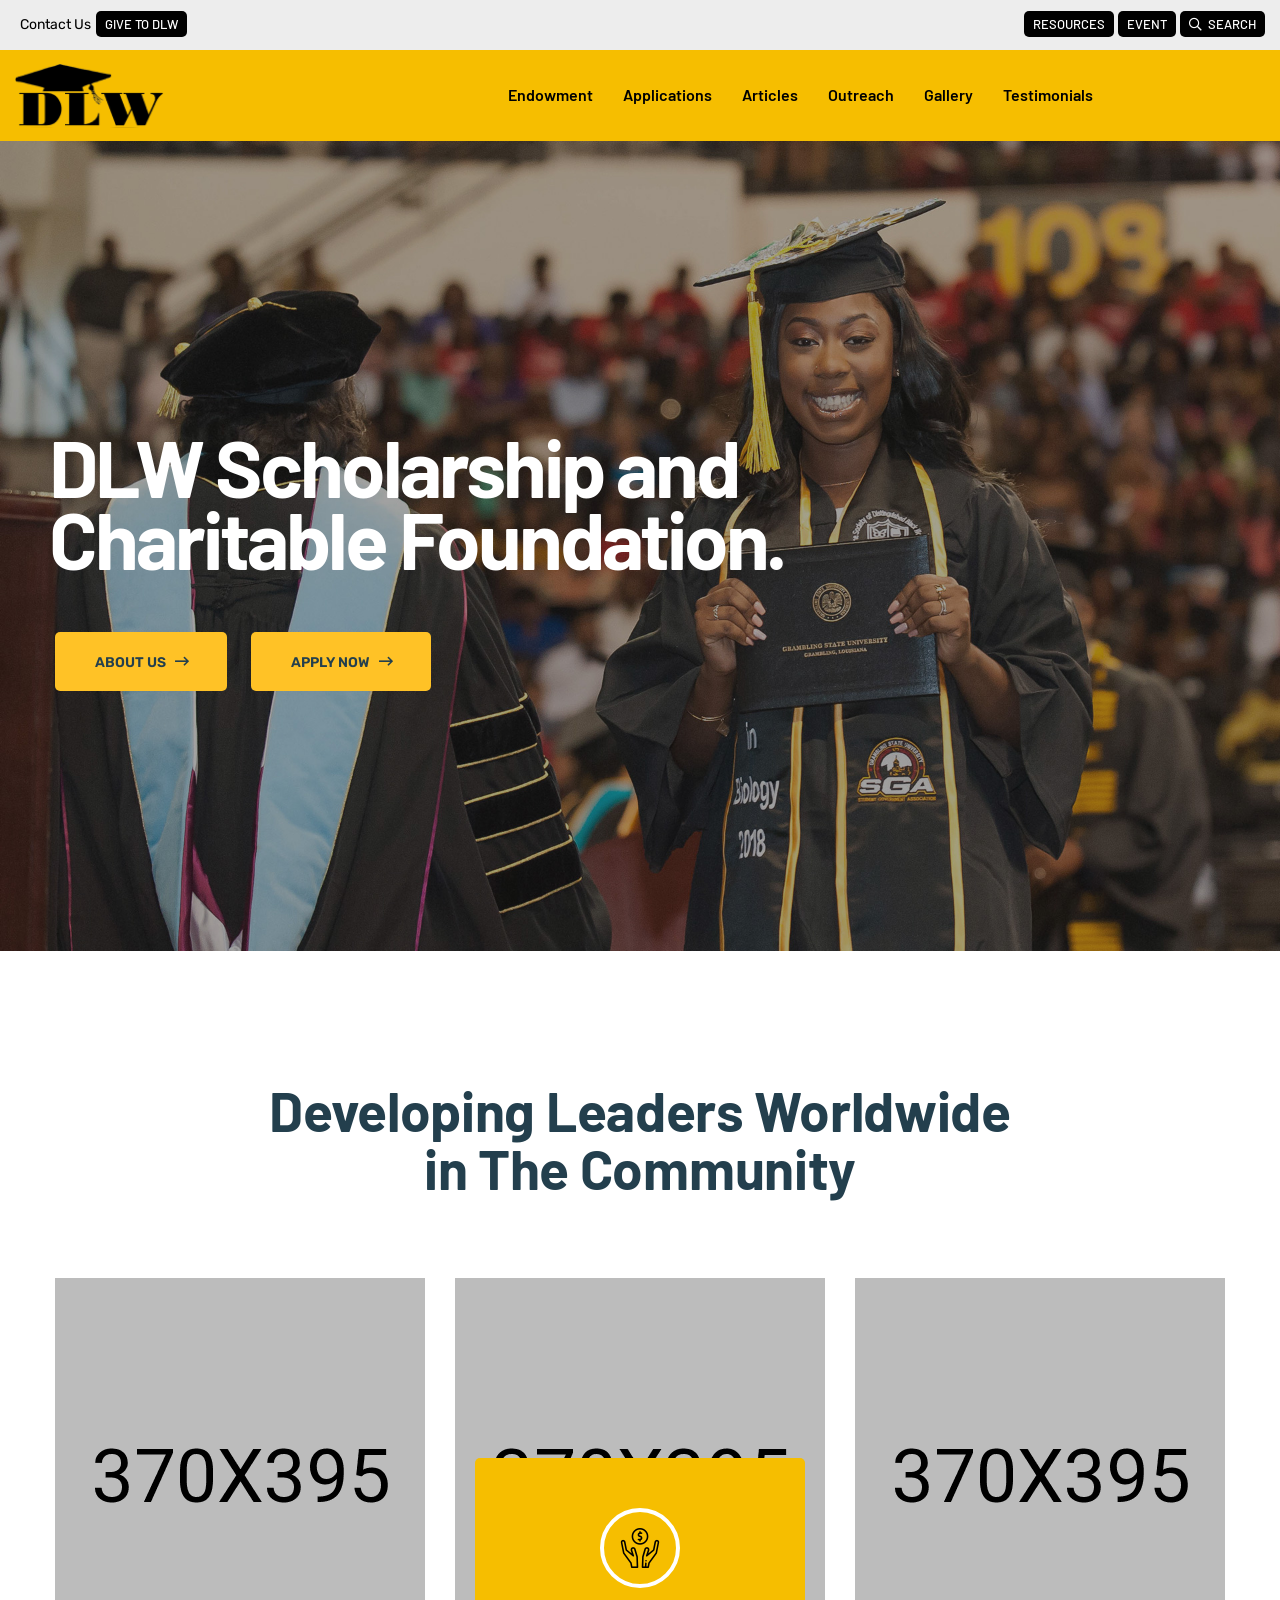
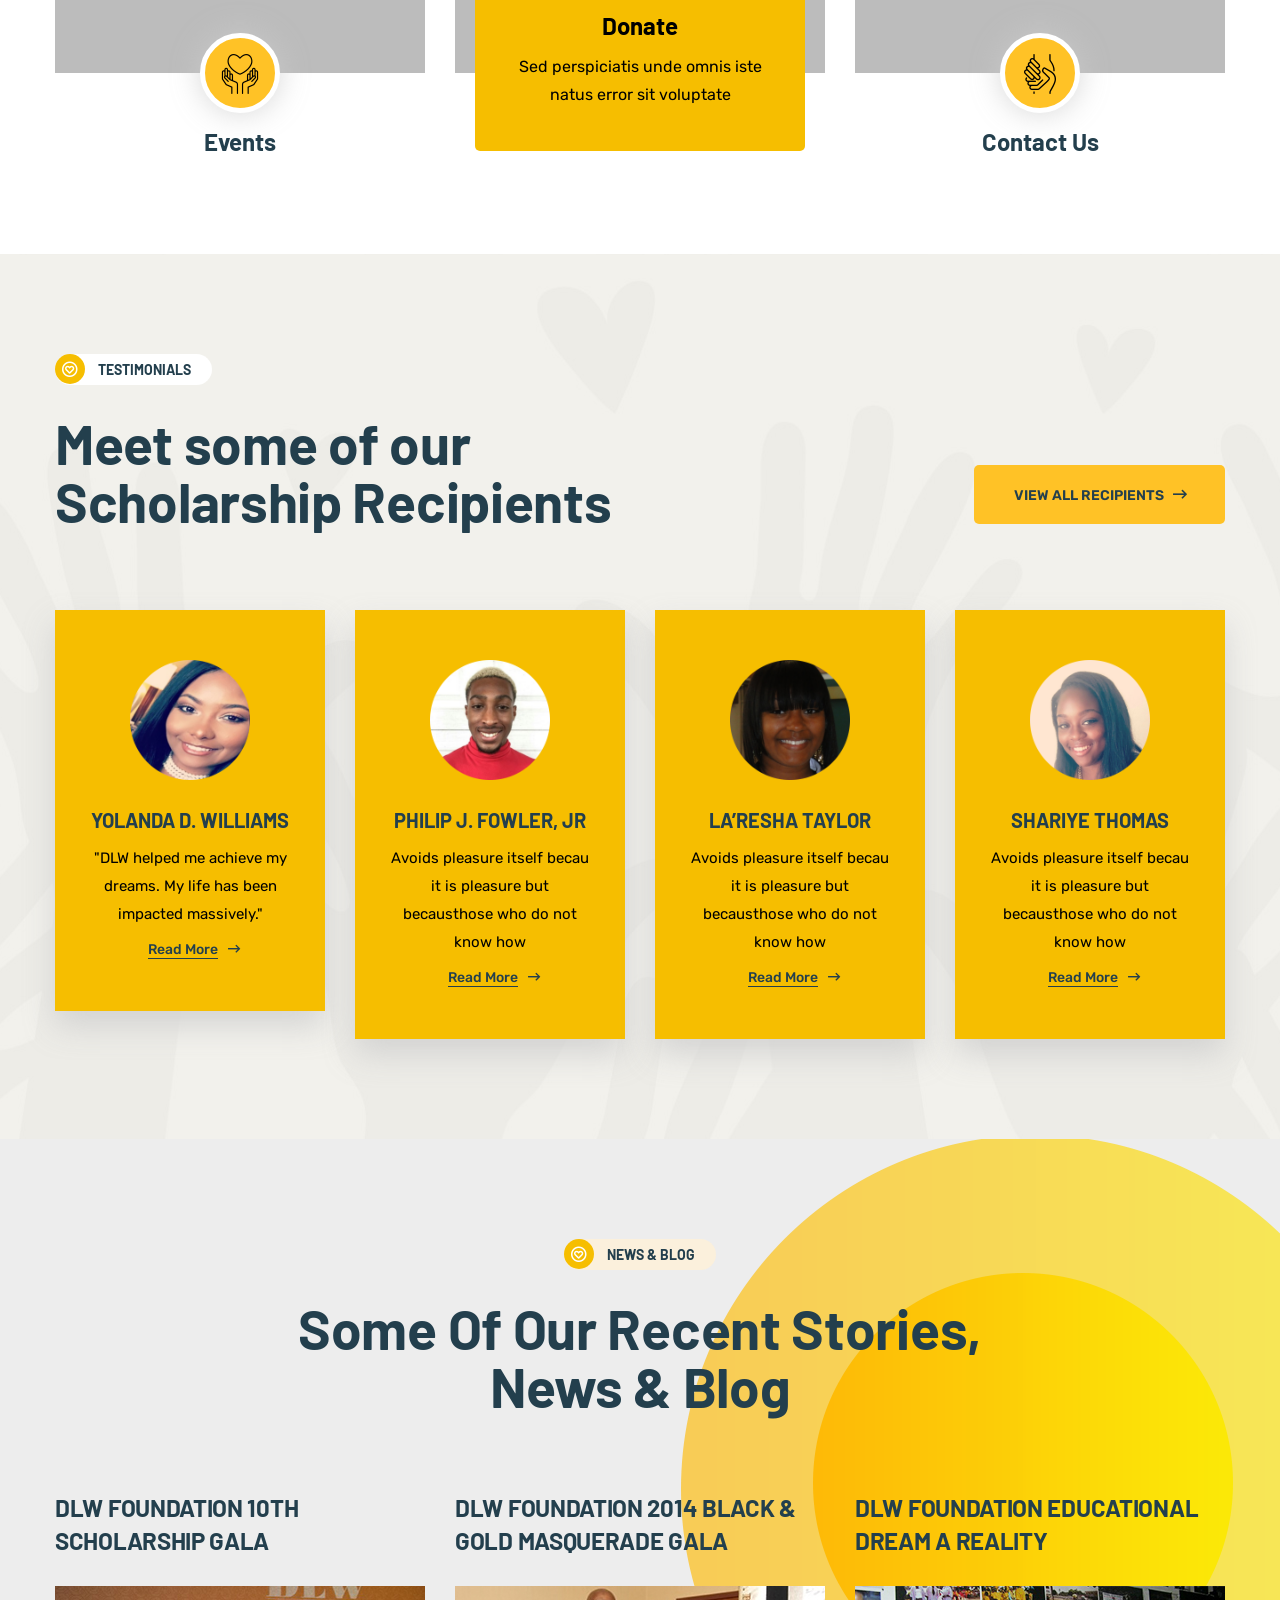
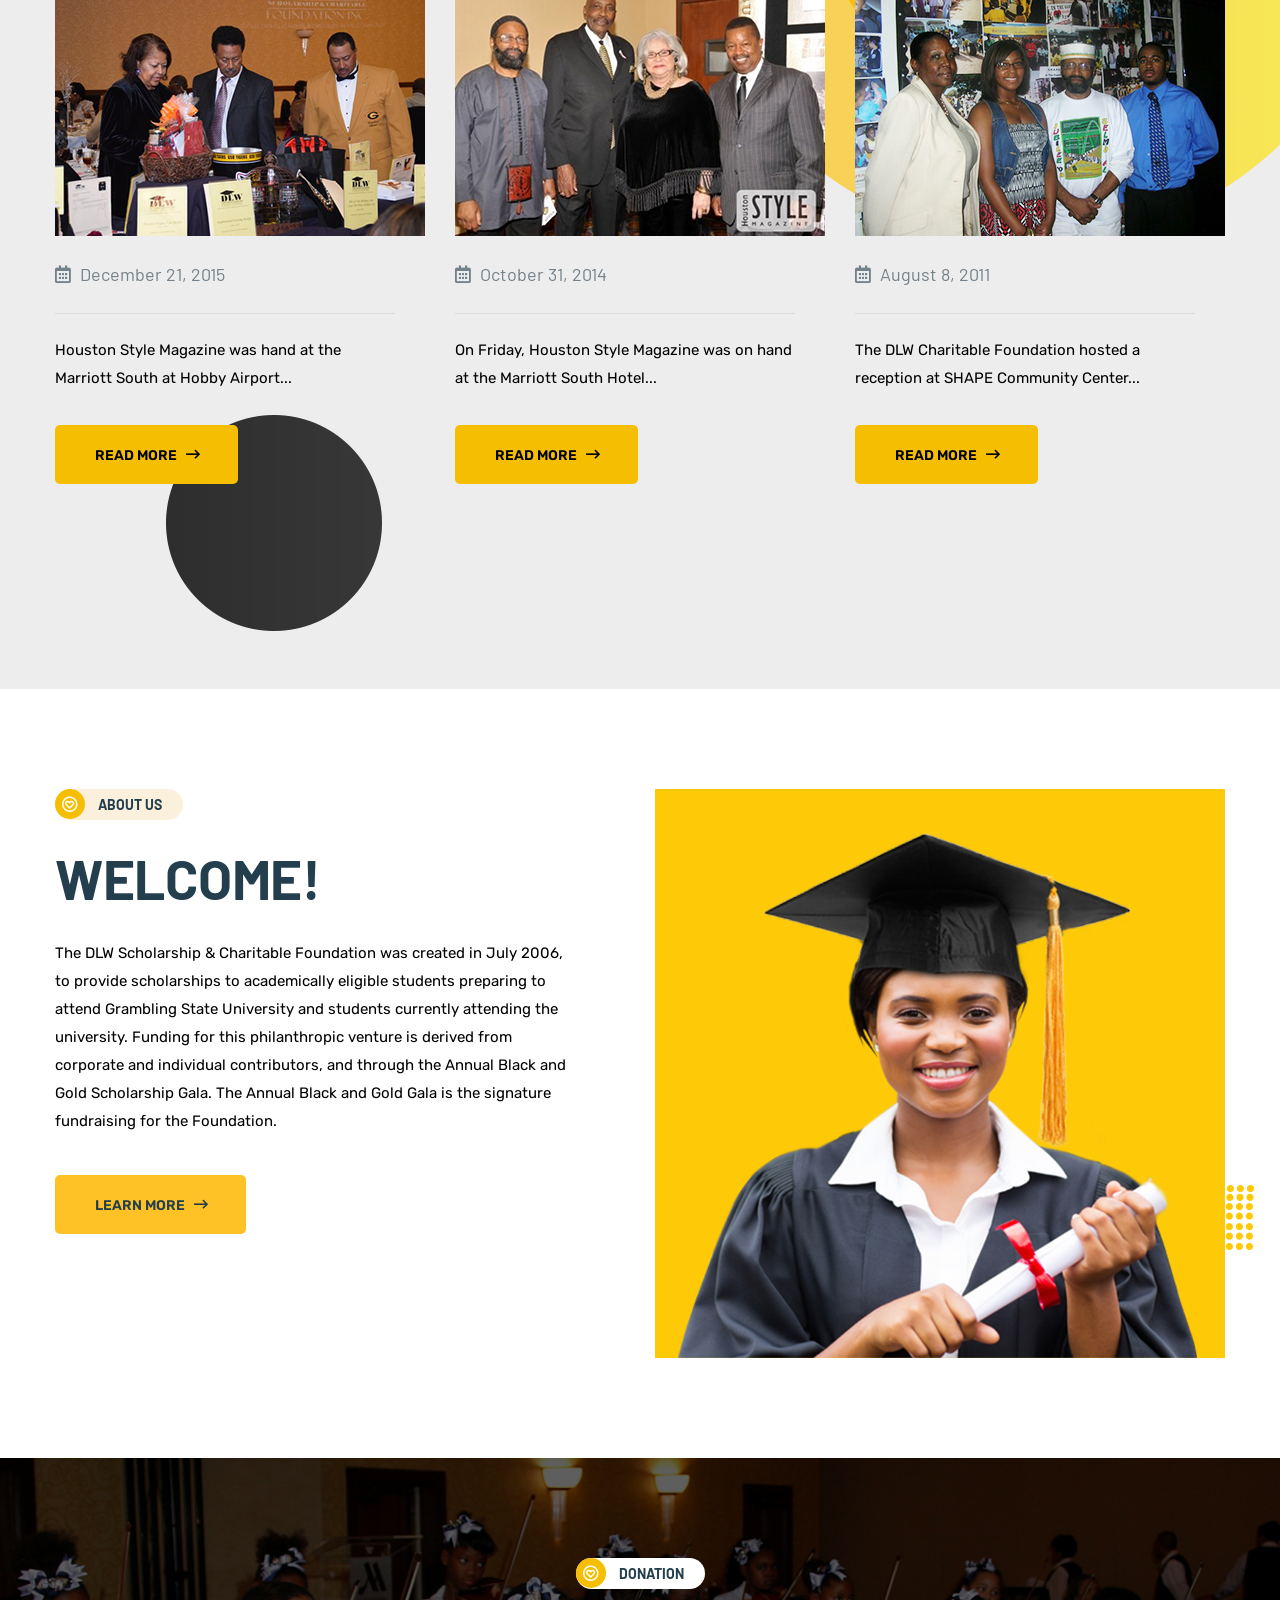
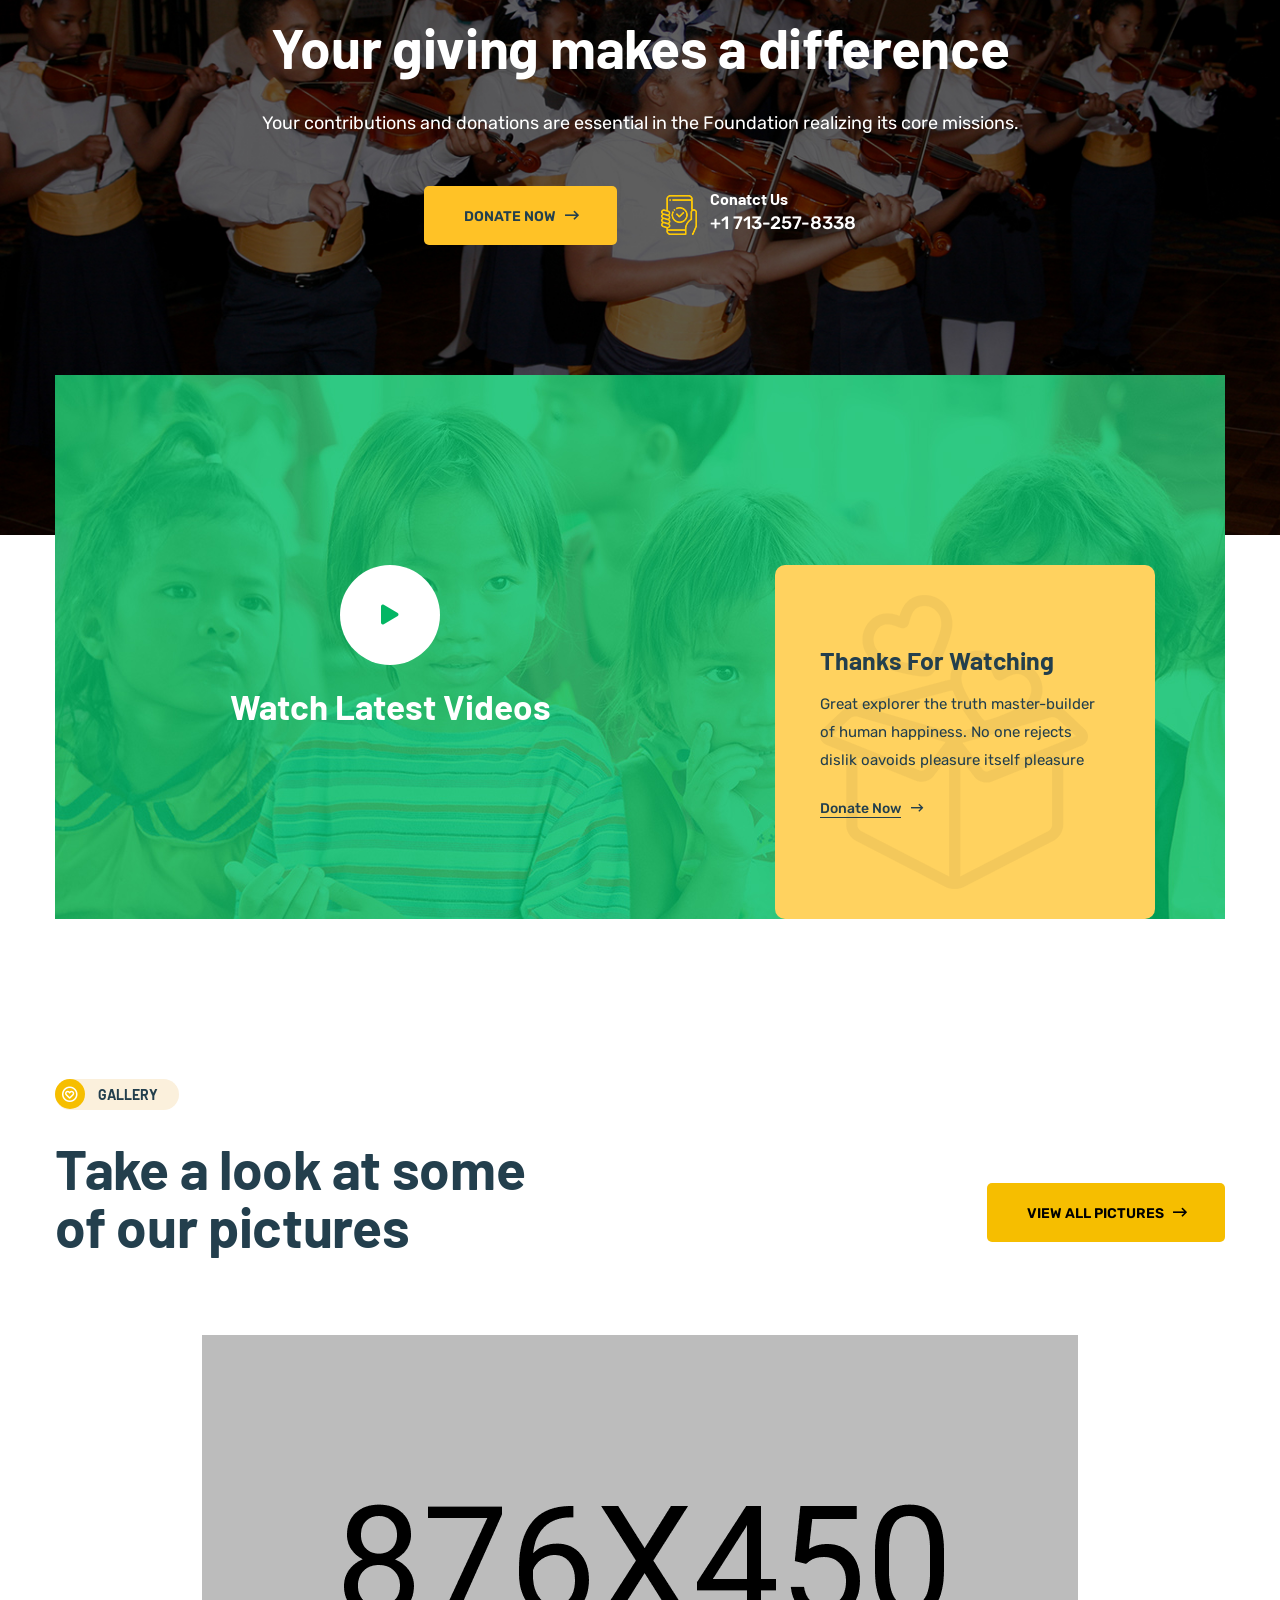
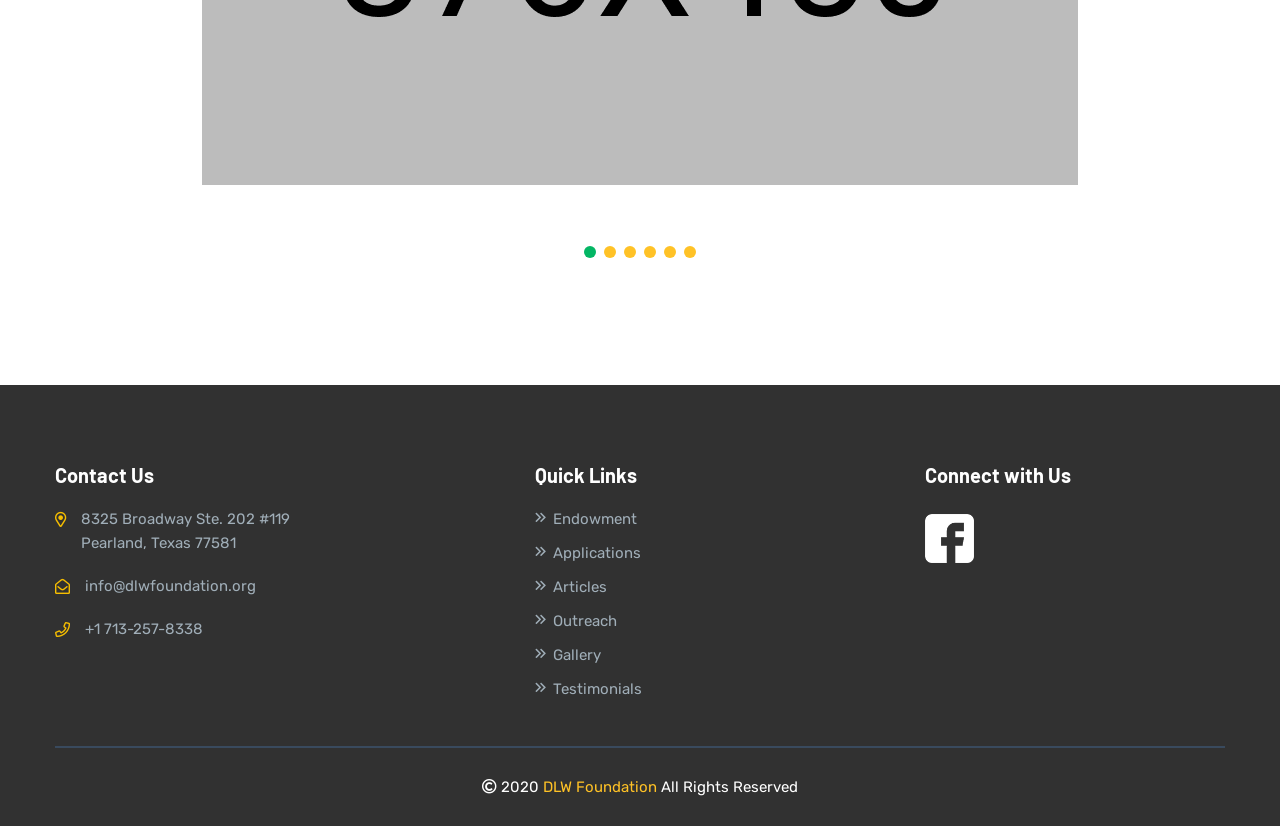
<file: index.html>
<!doctype html>
<html class="no-js" lang="zxx">
    <head>
        <meta charset="utf-8">
        <meta http-equiv="x-ua-compatible" content="ie=edge">
        <title>DLW Scholarship and Charitable Foundation</title>
        <meta name="description" content="">
        <meta name="viewport" content="width=device-width, initial-scale=1">

        <link rel="manifest" href="site.webmanifest">
		<link rel="shortcut icon" type="image/x-icon" href="assets/img/favicon.ico">
        <!-- Place favicon.ico in the root directory -->

		<!-- CSS here -->
        <link rel="stylesheet" href="assets/css/bootstrap.min.css">
        <link rel="stylesheet" href="assets/css/owl.carousel.min.css">
        <link rel="stylesheet" href="assets/css/animate.min.css">
        <link rel="stylesheet" href="assets/css/magnific-popup.css">
        <link rel="stylesheet" href="assets/css/fontawesome-all.min.css">
        <link rel="stylesheet" href="assets/css/themify-icons.css">
        <link rel="stylesheet" href="assets/css/meanmenu.css">
        <link rel="stylesheet" href="assets/css/slick.css">
        <link rel="stylesheet" href="assets/css/main.css">
        <link rel="stylesheet" href="assets/css/responsive.css">
        
        <!-- Custom CSS here -->
        <link rel="stylesheet" href="assets/css/custom.css">


    </head>
    <body>

        <!-- header-start -->
		<header>
            <div class="header-top-area black-bg">
                <div class="container-fluid">
                    <div class="row">
                        <div class="col-xl-6 col-lg-8 col-md-5 col-8 d-flex align-items-center">
                            <div class="header-top-wrapper">
                                <div class="header-info">
                                    <a href="contact.html"><span class="mail-header-icon"> Contact Us</span></a>
                                    <div class="header-login f-right">
                                        <a href="donate.html">Give to DLW</a>
                                    </div>
                                </div>
                            </div>
                        </div>
                        <div class="col-xl-6 col-lg-4 col-md-7 col-4">
                            <div class="header-top-right">
                                <div class="header-login f-right" id="right-top-nav" style="background: #EDEDED">
                                    <a href="faq.html"> Resources</a>
                                    <a href="events.html"> Event</a>
                                    <a href="#"><i class="far fa-search"></i> Search</a>
                                </div>
                            </div>
                        </div>
                    </div>
                </div>
            </div>
            <div id="sticky-header" class="main-menu-area green-bg">
                <div class="container-fluid">
                    <div class="row">
                        <div class="col-xl-3 col-lg-3 d-flex align-items-center">
                            <div class="logo">
                                <a href="index.html"><img src="assets/img/logo/logo-white.png" alt="" style="width: 150px"/></a>
                            </div>
                        </div>
                        <div class="col-xl-9 col-lg-9">
                            <div class="main-menu text-center">
                                <nav id="mobile-menu">
                                    <ul>
                                        <li class="#"><a href="endowment.html">Endowment</a></li>
                                        <li><a href="application.html">Applications</a></li>
                                        <li><a href="articles.html">Articles</a></li>
                                        <li><a href="outreach.html">Outreach</a></li>
                                        <li><a href="gallery.html">Gallery</a></li>
                                        <li><a href="testimonials.html">Testimonials</a></li>
                                    </ul>
                                </nav>
                            </div>
                        </div>
                        <div class="col-12">
                            <div class="mobile-menu"></div>
                        </div>
                    </div>
                </div>
            </div>
        </header>
        <!-- header-start -->

        <main>
            <!-- slider-start -->
            <div class="slider-area">
                <div class="slider-active">
                    <div class="single-slider slider-03-height d-flex align-items-center" data-background="assets/img/slider/slider-1.jpg">
                        <div class="container">
                            <div class="row">
                                <div class="col-xl-8 col-lg-8 ">
                                    <div class="slider-content">
                                        <h1 data-animation="fadeInLeft" data-delay=".5s" style="font-size: 80px">DLW Scholarship and Charitable Foundation.</h1>
                                        <div class="slider-button">
                                            <a data-animation="fadeInLeft" data-delay=".8s" class="btn left" href="about-us.html">About Us <i class="far fa-long-arrow-right"></i></a>
                                             <a data-animation="fadeInLeft" data-delay=".8s" class="btn right" href="application.html">Apply Now <i class="far fa-long-arrow-right"></i></a>
                                        </div>
                                    </div>
                                </div>
                            </div>
                        </div>
                    </div>
                    <!-- <div class="single-slider slider-03-height d-flex align-items-center" data-background="assets/img/slider/slider-3.jpg">
                        <div class="container">
                            <div class="row">
                                <div class="col-xl-6 col-lg-8 ">
                                    <div class="slider-content">
                                        <span data-animation="fadeInUp" data-delay=".3s"><i class="far fa-heart-circle"></i> charity fund</span> 
                                        <h1 data-animation="fadeInLeft" data-delay=".5s">Donation is the best humanity</h1>
                                        <div class="slider-button">
                                            <a data-animation="fadeInLeft" data-delay=".8s" class="btn" href="causes-details.html">Donate now <i class="far fa-long-arrow-right"></i></a>
                                        </div>
                                    </div>
                                </div>
                            </div>
                        </div>
                    </div>
                    <div class="single-slider slider-03-height d-flex align-items-center" data-background="assets/img/slider/slider-1.jpg">
                        <div class="container">
                            <div class="row">
                                <div class="col-xl-6 col-lg-8 ">
                                    <div class="slider-content">
                                        <h1 data-animation="fadeInLeft" data-delay=".5s">Donation is the best humanity</h1>
                                        <div class="slider-button">
                                            <a data-animation="fadeInLeft" data-delay=".8s" class="btn" href="causes-details.html">Donate now <i class="far fa-long-arrow-right"></i></a>
                                        </div>
                                    </div>
                                </div>
                            </div>
                        </div>
                    </div>
                </div> -->
           </div>
           <!-- slider-start -->

            <!-- features-area-start -->
            <div class="features-area pt-130 pb-100">
                <div class="container">
                    <div class="row">
                        <div class="col-xl-8 col-lg-8 offset-lg-2 offset-xl-2">
                             <div class="section-title text-center mb-80">
                                <!--  <span><i class="far fa-heart-circle"></i> our features</span> -->
                                 <h1>Developing Leaders Worldwide in The Community</h1>
                             </div>
                        </div>
                    </div>
                    <div class="row">
                        <div class="col-xl-4 col-lg-4 col-md-6">
                            <div class="features-wrapper mb-30">
                                <div class="features-img pos-rel">
                                    <div class="fix">
                                        <img src="assets/img/features/01.jpg" alt="">
                                    </div>
                                    <div class="features-item text-center">
                                        <div class="features-01-icon">
                                            <a href="events.html"><i class="flaticon-donation-3"></i></a>
                                         </div>
                                         <div class="features-content">
                                             <h3>Events</h3>
                                             <p>Sed perspiciatis unde omnis iste natus error sit voluptate</p>
                                         </div>
                                    </div>
                                </div>
                                <div class="features-inner text-center">
                                    <div class="features-inner-item">
                                        <div class="features-icon">
                                            <a href="events.html"><i class="flaticon-care"></i></a>
                                         </div>
                                         <div class="features-text">
                                             <h3>Events</h3>
                                         </div>
                                    </div>

                                </div>
                            </div>
                        </div>
                        <div class="col-xl-4 col-lg-4 col-md-6">
                            <div class="features-wrapper active mb-30">
                                <div class="features-img pos-rel">
                                    <div class="fix">
                                        <img src="assets/img/features/02.jpg" alt="">
                                    </div>
                                    <div class="features-item text-center">
                                        <div class="features-01-icon">
                                            <a href="donate.html"><i class="flaticon-donation"></i></a>
                                         </div>
                                         <div class="features-content">
                                             <h3>Donate</h3>
                                             <p>Sed perspiciatis unde omnis iste natus error sit voluptate</p>
                                         </div>
                                    </div>
                                </div>
                                <div class="features-inner text-center">
                                    <div class="features-inner-item">
                                        <div class="features-icon">
                                            <a href="donate.html"><i class="flaticon-icon-829141"></i></a>
                                         </div>
                                         <div class="features-text">
                                             <h3>Get Helps Child</h3>
                                         </div>
                                    </div>

                                </div>
                            </div>
                        </div>
                        <div class="col-xl-4 col-lg-4 col-md-6">
                            <div class="features-wrapper mb-30">
                                <div class="features-img pos-rel">
                                    <div class="fix">
                                        <img src="assets/img/features/03.jpg" alt="">
                                    </div>
                                    <div class="features-item text-center">
                                        <div class="features-01-icon">
                                            <a href="contact.html"><i class="flaticon-donation"></i></a>
                                         </div>
                                         <div class="features-content">
                                             <h3>Contact Us</h3>
                                             <p>Sed perspiciatis unde omnis iste natus error sit voluptate</p>
                                         </div>
                                    </div>
                                </div>
                                <div class="features-inner text-center">
                                    <div class="features-inner-item">
                                        <div class="features-icon">
                                            <a href="contact.html"><i class="flaticon-icon-182480"></i></a>
                                         </div>
                                         <div class="features-text">
                                             <h3>Contact Us</h3>
                                         </div>
                                    </div>
                                </div>
                            </div>
                        </div>
                    </div>
                </div>
            </div>
            <!-- features-area-end -->

            <!-- services-area-start -->
            <div class="services-area pt-130 pb-100" style="background-image:url(assets/img/bg/bg-01.jpg)">
                <div class="container">
                    <div class="row mb-65">
                        <div class="col-xl-6 col-lg-6 col-md-7">
                            <div class="section-title white-title-1 mb-15">
                                <span><i class="far fa-heart-circle"></i> Testimonials</span>
                                <h1>Meet some of our Scholarship Recipients</h1>
                            </div>
                        </div>
                        <div class="col-xl-6 col-lg-6 col-md-5">
                            <div class="ser-button text-md-right mb-15">
                                <a class="btn" href="testimonials.html">view all recipients <i class="far fa-long-arrow-right"></i></a>
                            </div>
                        </div>
                    </div>
                    <div class="row">
                        <div class="col-xl-3 col-lg-3 col-md-6">
                            <div class="services-wrapper text-center mb-30">
                                <div class="services-icon">
                                    <img src="assets/img/icon/01.png" alt="" style="height: 120px">
                                </div>
                                <div class="services-text">
                                    <h4>YOLANDA D. WILLIAMS</h4>
                                    <p>"DLW helped me achieve my dreams. My life has been impacted massively."</p>
                                    <div class="b-button">
                                        <a href="testimonials.html"><span>Read More</span> <i class="far fa-long-arrow-right"></i></a>
                                    </div>
                                </div>
                            </div>
                        </div>
                        <div class="col-xl-3 col-lg-3 col-md-6">
                            <div class="services-wrapper text-center mb-30">
                                <div class="services-icon">
                                    <img src="assets/img/icon/02.png" alt="" style="height: 120px">
                                </div>
                                <div class="services-text">
                                    <h4>PHILIP J. FOWLER, JR</h4>
                                    <p>Avoids pleasure itself becau it is pleasure but becausthose who do not know how</p>
                                    <div class="b-button">
                                        <a href="testimonials.html"><span>Read More</span> <i class="far fa-long-arrow-right"></i></a>
                                    </div>
                                </div>
                            </div>
                        </div>
                        <div class="col-xl-3 col-lg-3 col-md-6">
                            <div class="services-wrapper text-center mb-30">
                                <div class="services-icon">
                                    <img src="assets/img/icon/03.png" alt="" style="height: 120px">
                                </div>
                                <div class="services-text">
                                    <h4>LA’RESHA TAYLOR</h4>
                                    <p>Avoids pleasure itself becau it is pleasure but becausthose who do not know how</p>
                                    <div class="b-button">
                                        <a href="testimonials.html"><span>Read More</span> <i class="far fa-long-arrow-right"></i></a>
                                    </div>
                                </div>
                            </div>
                        </div>
                        <div class="col-xl-3 col-lg-3 col-md-6">
                            <div class="services-wrapper text-center mb-30">
                                <div class="services-icon">
                                    <img src="assets/img/icon/04.png" alt="" style="height: 120px">
                                </div>
                                <div class="services-text">
                                    <h4>SHARIYE THOMAS</h4>
                                    <p>Avoids pleasure itself becau it is pleasure but becausthose who do not know how</p>
                                    <div class="b-button">
                                        <a href="testimonials.html"><span>Read More</span> <i class="far fa-long-arrow-right"></i></a>
                                    </div>
                                </div>
                            </div>
                        </div>
                    </div>
                </div>
            </div>
            <!-- services-area-end -->

            <!-- case-area-start -->
            <div class="case-area black-bg pos-rel pt-130 pb-205">
                <div class="shape d-none d-xl-block">
                    <div class="shape-item case-01 bounce-animate"><img src="assets/img/shape/shape-1.png" alt=""></div>
                    <div class="shape-item case-02"><img src="assets/img/shape/shape-2.png" alt=""></div>
                    <div class="shape-item case-03"><img src="assets/img/shape/shape-4.png" alt=""></div>
                    <div class="shape-item case-04 bounce-animate"><img src="assets/img/shape/shape-3.png" alt=""></div>
                </div>
                <div class="container">
                    <div class="row">
                        <div class="col-xl-8 col-lg-8 offset-lg-2 offset-xl-2">
                             <div class="section-title text-center mr-40 ml-40 mb-75">
                                 <span><i class="far fa-heart-circle"></i> news & Blog</span>
                                 <h1>Some Of Our Recent Stories, News &amp; Blog</h1>
                             </div>
                        </div>
                    </div>
                    <div class="row">
                        <div class="col-xl-4 col-lg-4 col-md-6">
                            <div class="blog-wrapper mb-30">
                                <div class="blog-title">
                                    <h3><a href="http://stylemagazine.com/photos/galleries/2015/dec/22/developing-leaders-worldwide-community-foundation-/" target="_blank">DLW FOUNDATION 10TH SCHOLARSHIP GALA</a></h3>
                                </div>
                                <div class="blog-img">
                                    <a href="http://stylemagazine.com/photos/galleries/2015/dec/22/developing-leaders-worldwide-community-foundation-/" target="_blank"><img src="assets/img/blog/01.jpg" alt=""></a>
                                </div>
                                <div class="blog-content">
                                    <div class="blog-meta">
                                        <span><i class="far fa-calendar-alt"></i> <a href="http://stylemagazine.com/photos/galleries/2015/dec/22/developing-leaders-worldwide-community-foundation-/" target="_blank">December 21, 2015</a></span>
                                    </div>
                                    <p>Houston Style Magazine was hand at the Marriott South at Hobby Airport...</p>
                                    <a class="btn green-btn" href="http://stylemagazine.com/photos/galleries/2015/dec/22/developing-leaders-worldwide-community-foundation-/" target="_blank">read more <i class="far fa-long-arrow-right"></i></a>
                                </div>
                            </div>
                        </div>
                        <div class="col-xl-4 col-lg-4 col-md-6">
                            <div class="blog-wrapper mb-30">
                                <div class="blog-title">
                                    <h3><a href="http://stylemagazine.com/photos/galleries/2014/nov/05/dlw-scholarship-charitable-foundation-inc-2014-bla/" target="_blank">DLW FOUNDATION 2014 BLACK &amp; GOLD MASQUERADE GALA</a></h3>
                                </div>
                                <div class="blog-img">
                                    <a href="http://stylemagazine.com/photos/galleries/2014/nov/05/dlw-scholarship-charitable-foundation-inc-2014-bla/" target="_blank"><img src="assets/img/blog/02.jpg" alt=""></a>
                                </div>
                                <div class="blog-content">
                                    <div class="blog-meta">
                                        <span><i class="far fa-calendar-alt"></i> 
                                            <a href="http://stylemagazine.com/photos/galleries/2014/nov/05/dlw-scholarship-charitable-foundation-inc-2014-bla/" target="_blank"> October 31, 2014</a>
                                        </span>
                                    </div>
                                    <p>On Friday, Houston Style Magazine was on hand at the Marriott South Hotel...</p>
                                    <a class="btn green-btn" href="http://stylemagazine.com/photos/galleries/2014/nov/05/dlw-scholarship-charitable-foundation-inc-2014-bla/" target="_blank">read more <i class="far fa-long-arrow-right"></i></a>
                                </div>
                            </div>
                        </div>
                        <div class="col-xl-4 col-lg-4 col-md-6">
                            <div class="blog-wrapper mb-30">
                                <div class="blog-title">
                                    <h3><a href="http://www.defendernetwork.com/educational-dream-a-reality/" target="_blank">DLW FOUNDATION EDUCATIONAL DREAM A REALITY</a></h3>
                                </div>
                                <div class="blog-img">
                                    <a href="http://www.defendernetwork.com/educational-dream-a-reality/" target="_blank"><img src="assets/img/blog/03.jpg" alt=""></a>
                                </div>
                                <div class="blog-content">
                                    <div class="blog-meta">
                                        <span><i class="far fa-calendar-alt"></i> <a href="http://www.defendernetwork.com/educational-dream-a-reality/" target="_blank">August 8, 2011</a>
                                        </span>
                                    </div>
                                    <p>The DLW Charitable Foundation hosted a reception at SHAPE Community Center...</p>
                                    <a class="btn green-btn" href="http://www.defendernetwork.com/educational-dream-a-reality/" target="_blank">read more <i class="far fa-long-arrow-right"></i></a>
                                </div>
                            </div>
                        </div>
                    </div>
                </div>
            </div>
            <!-- case-area-end -->

            <!-- about-us-area-start -->
            <div class="about-us-area pt-130 pb-100">
                <div class="container">
                    <div class="row">
                        <div class="col-xl-6 col-lg-6">
                            <div class="abbout-us-wrapper mb-30">
                                <div class="section-title mb-40">
                                    <span><i class="far fa-heart-circle"></i> about us</span>
                                    <h1>WELCOME!</h1>
                                    <p class="mr-50">The DLW Scholarship & Charitable Foundation was created in July 2006, to provide scholarships to academically eligible students preparing to attend Grambling State University and students currently attending the university. Funding for this philanthropic venture is derived from corporate and individual contributors, and through the Annual Black and Gold Scholarship Gala. The Annual Black and Gold Gala is the signature fundraising for the Foundation. 
                                    </p>
                                     
                                </div>
                           
                                <div class="about-button">
                                    <a class="btn" href="about-us.html">Learn more <i class="far fa-long-arrow-right"></i></a>
                                </div>
                            </div>
                        </div>
                        <div class="col-xl-6 col-lg-6">
                            <div class="about-img mb-30 pos-rel">
                                <div class="about-img">
                                    <img src="assets/img/about/01.png" alt="">
                                    <div class="shape-img bounce-animate">
                                        <img src="assets/img/shape/shape-5.png" alt="">
                                    </div>
                                </div>
                            </div>
                        </div>
                    </div>
                </div>
            </div>
            <!-- about-us-area-end -->
            <!-- cta-area-start -->
            <div class="cta-area pt-130 pb-290" style="background-image:url(assets/img/bg/bg-02.jpg)">
                <div class="container">
                    <div class="row">
                        <div class="col-xl-8 col-lg-8 offset-lg-2 offset-xl-2">
                            <div class="cta-wrapper">
                                <div class="section-title white-title text-center mb-35">
                                    <span><i class="far fa-heart-circle"></i> donation</span>
                                    <h1>Your giving makes a difference</h1>
                                    <p>Your contributions and donations are essential in the Foundation realizing its core missions. </p>
                                </div>
                                <div class="inner-cta text-center">
                                    <div class="cta-button mr-40">
                                        <a class="btn" href="donate.html">donate now <i class="far fa-long-arrow-right"></i></a>
                                    </div>
                                    <div class="cta-info">
                                        <div class="cta-icon">
                                            <img src="assets/img/icon/icon-2.png" alt="">
                                        </div>
                                        <div class="cta-text">
                                            <h5>Conatct Us</h5>
                                            <span>+1 713-257-8338</span>
                                        </div>
                                    </div>
                                </div>
                            </div>
                        </div>
                    </div>
                </div>
            </div>
            <!-- cta-area-end -->

            <!-- video-area-start -->
            <div class="video-area">
                <div class="container">
                    <div class="video-bg pt-190" style="background-image:url(assets/img/bg/bg-03.jpg)">
                        <div class="row">
                            <div class="col-xl-7 col-lg-7">
                                <div class="video-wrapper text-center mb-30">
                                    <div class="video-icon">
                                        <a class="popup-video play-btn-style" href="https://www.youtube.com/watch?v=LTXD6XZXc3U"><i class="fas fa-play"></i></a>
                                     </div>
                                     <div class="video-text">
                                         <h2>Watch Latest Videos</h2>
                                     </div>
                                </div>
                            </div>
                            <div class="col-lg-5 col-lg-5">
                                <div class="single-video-wrapper mb-30">
                                    <div class="video-icon-img pos-rel">
                                        <img src="assets/img/icon/icon-3.png" alt="">
                                        <div class="video-content">
                                            <h3>Thanks For Watching</h3>
                                            <p>Great explorer the truth master-builder of human happiness. No one rejects dislik oavoids pleasure itself pleasure </p>
                                            <div class="b-button">
                                                <a href="donate.html"><span>Donate Now</span> <i class="far fa-long-arrow-right"></i></a>
                                            </div>
                                        </div>
                                    </div>
                                </div>
                            </div>
                        </div>
                    </div>
                </div>
            </div>
            <!-- video-area-end -->

            <!-- testimonial-area -->
            <div class="testimonial-area pt-160 pb-200 fix">
                <div class="container">
                    <div class="row mb-80">
                        <div class="col-xl-6 col-lg-6 col-md-7">
                            <div class="section-title mr-60">
                                <span><i class="far fa-heart-circle"></i> gallery</span>
                                <h1>Take a look at some of our pictures</h1>
                            </div>
                        </div>
                        <div class="col-xl-6 col-lg-6 col-md-5">
                            <div class="test-button text-md-right">
                                <a class="btn red-btn" href="gallery.html">View all pictures <i class="far fa-long-arrow-right"></i></a>
                            </div>
                        </div>
                    </div>
                    <div class="row">
                        <div class="col-xl-10 offset-xl-1">
                           
                            <div class="testimonial-nav" style="display: none">
                                <div class="testimonial-thumb">
                                    <img src="assets/img/blog/blog-03.jpg" alt="">
                                </div>
                                <div class="testimonial-thumb">
                                    <img src="assets/img/blog/blog-03.jpg" alt="">
                                </div>
                                <div class="testimonial-thumb">
                                    <img src="assets/img/blog/blog-03.jpg" alt="">
                                </div>
                                <div class="testimonial-thumb">
                                    <img src="assets/img/blog/blog-03.jpg" alt="">
                                </div>
                            </div>
                            
                            <div class="testimonia-item-active">
                               
                                <div class="testimonial-item text-center" style="display: flex; justify-content: space-evenly">
                                    <img src="assets/img/project/01.jpg" alt="">
                                </div>
                                   
                                <div class="testimonial-item text-center" style="display: flex; justify-content: space-evenly">
                                    <img src="assets/img/project/01.jpg" alt="">
                                </div>
                                
                                <div class="testimonial-item text-center" style="display: flex; justify-content: space-evenly">
                                    <img src="assets/img/project/01.jpg" alt="">
                                </div>
                                
                                <div class="testimonial-item text-center" style="display: flex; justify-content: space-evenly">
                                    <img src="assets/img/project/01.jpg" alt="">
                                </div>
                                
                                <div class="testimonial-item text-center" style="display: flex; justify-content: space-evenly">
                                    <img src="assets/img/project/01.jpg" alt="">
                                </div>
                                
                                <div class="testimonial-item text-center" style="display: flex; justify-content: space-evenly">
                                    <img src="assets/img/project/01.jpg" alt="">
                                </div>
                                
                            </div>
                        </div>
                    </div>
                </div>
            </div>

        <!-- footer-area-start -->
        <footer>
            <div class="footer-middle-area pt-80 pb-25" style="background-image:url(assets/img/bg/bg-05.jpg)">
                <div class="container">
                    <div class="row">
                        <div class="col-xl-4 col-lg-4 col-md-6">
                            <div class="footer-wrapper mb-30">
                                <h3 class="footer-title">Contact Us</h3>
                                <ul class="contact-link">
                                    <li>
                                        <div class="contact-address-icon">
                                            <i class="far fa-map-marker-alt"></i>

                                        </div>
                                        <div class="contact-address-text">
                                            <span>8325 Broadway Ste. 202 #119 <br>Pearland, Texas 77581</span>
                                        </div>
                                    </li>
                                    <li>
                                        <div class="contact-address-icon">
                                            <i class="far fa-envelope-open"></i>
                                        </div>
                                        <div class="contact-address-text">
                                            <span>info@dlwfoundation.org</span>
                                        </div>
                                    </li>
                                    <li>
                                        <div class="contact-address-icon">
                                            <i class="far fa-phone"></i>
                                        </div>
                                        <div class="contact-address-text">
                                            <span>+1 713-257-8338</span>
                                        </div>
                                    </li>
                                </ul>
                            </div>
                        </div>
                        <div class="col-xl-4 col-lg-4 col-md-6">
                            <div class="footer-wrapper pl-80 mb-30">
                                <h3 class="footer-title">Quick Links</h3>
                                <div class="footer-link">
                                    <ul>
                                        <li><a href="endowment.html">Endowment</a></li>
                                        <li><a href="application.html">Applications</a></li>
                                        <li><a href="articles.html">Articles</a></li>
                                        <li><a href="outreach.html">Outreach</a></li>
                                        <li><a href="gallery.html">Gallery</a></li>
                                        <li><a href="testimonials.html">Testimonials</a></li>
                                    </ul>
                                </div>
                            </div>
                        </div>
                        <div class="col-xl-4 col-lg-4 col-md-6">
                            <div class="footer-wrapper pl-70 mb-30">
                                <h3 class="footer-title">Connect with Us</h3>
                                <ul class="footer-2-img">
                                    <li><a href="https://www.facebook.com/dlwfoundation/" target="_blank"><img alt="" src="assets/img/instagram/01.png"> </a> </li>
                                </ul>
                            </div>
                        </div>
                    </div>
                    <div class="footer-bottom-area pt-25 mt-45">
                        <div class="row">
                            <div class="col-xl-12">
                                <div class="copyright text-center">
                                    <p><i class="far fa-copyright"></i> 2020 <a href="#">DLW Foundation</a> All Rights Reserved</p>
                                </div>
                            </div>
                        </div>
                    </div>
                </div>
            </div>
        </footer>
        <!-- footer-area-end -->



		<!-- JS here -->
        <script src="assets/js/vendor/modernizr-3.5.0.min.js"></script>
        <script src="assets/js/vendor/jquery-1.12.4.min.js"></script>
        <script src="assets/js/popper.min.js"></script>
        <script src="assets/js/bootstrap.min.js"></script>
        <script src="assets/js/owl.carousel.min.js"></script>
        <script src="assets/js/isotope.pkgd.min.js"></script>
        <script src="assets/js/slick.min.js"></script>
        <script src="assets/js/jquery.meanmenu.min.js"></script>
        <script src="assets/js/ajax-form.js"></script>
        <script src="assets/js/wow.min.js"></script>
        <script src="assets/js/jquery.scrollUp.min.js"></script>
        <script src="assets/js/jquery.counterup.min.js"></script>
        <script src="assets/js/waypoints.min.js"></script>
        <script src="assets/js/jquery.knob.js"></script>
        <script src="assets/js/jquery.appear.js"></script>
        <script src="assets/js/imagesloaded.pkgd.min.js"></script>
        <script src="assets/js/jquery.magnific-popup.min.js"></script>
        <script src="assets/js/plugins.js"></script>
        <script src="assets/js/main.js"></script>

    </body>
</html>
</file>
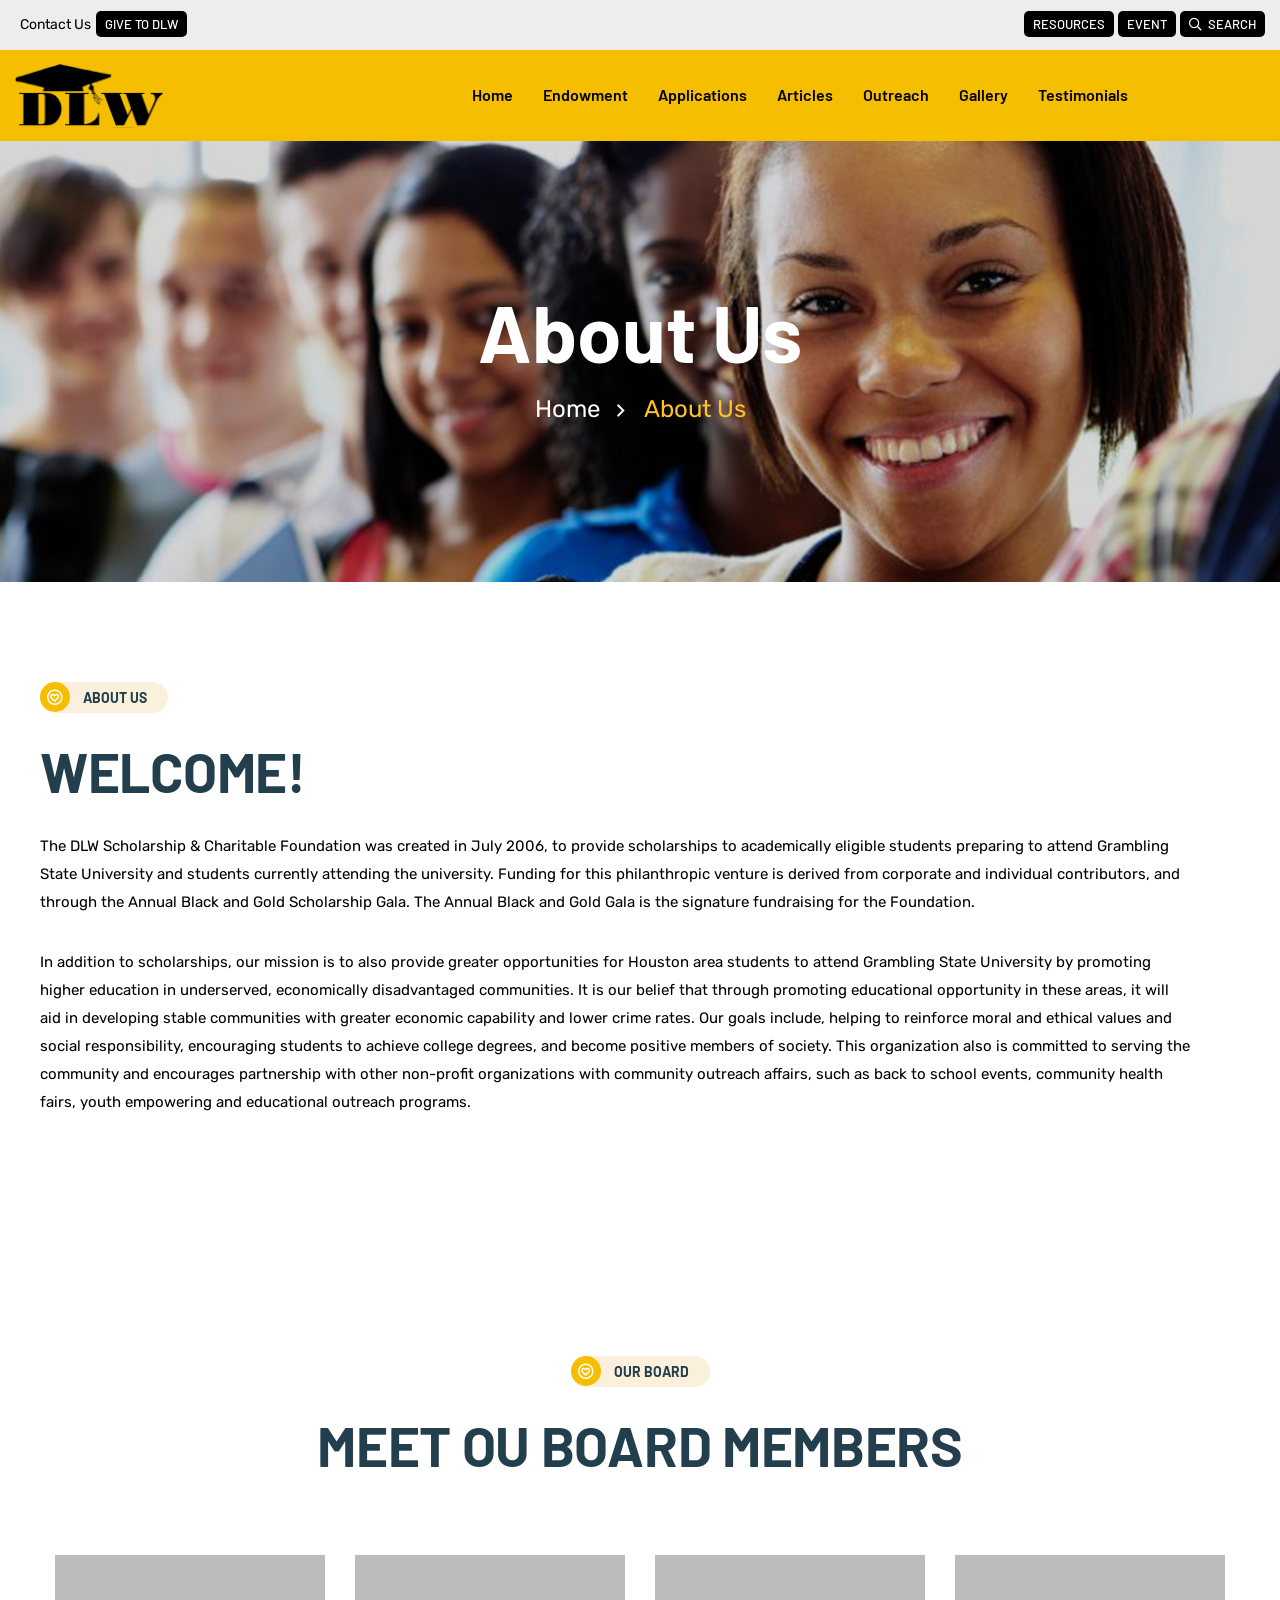
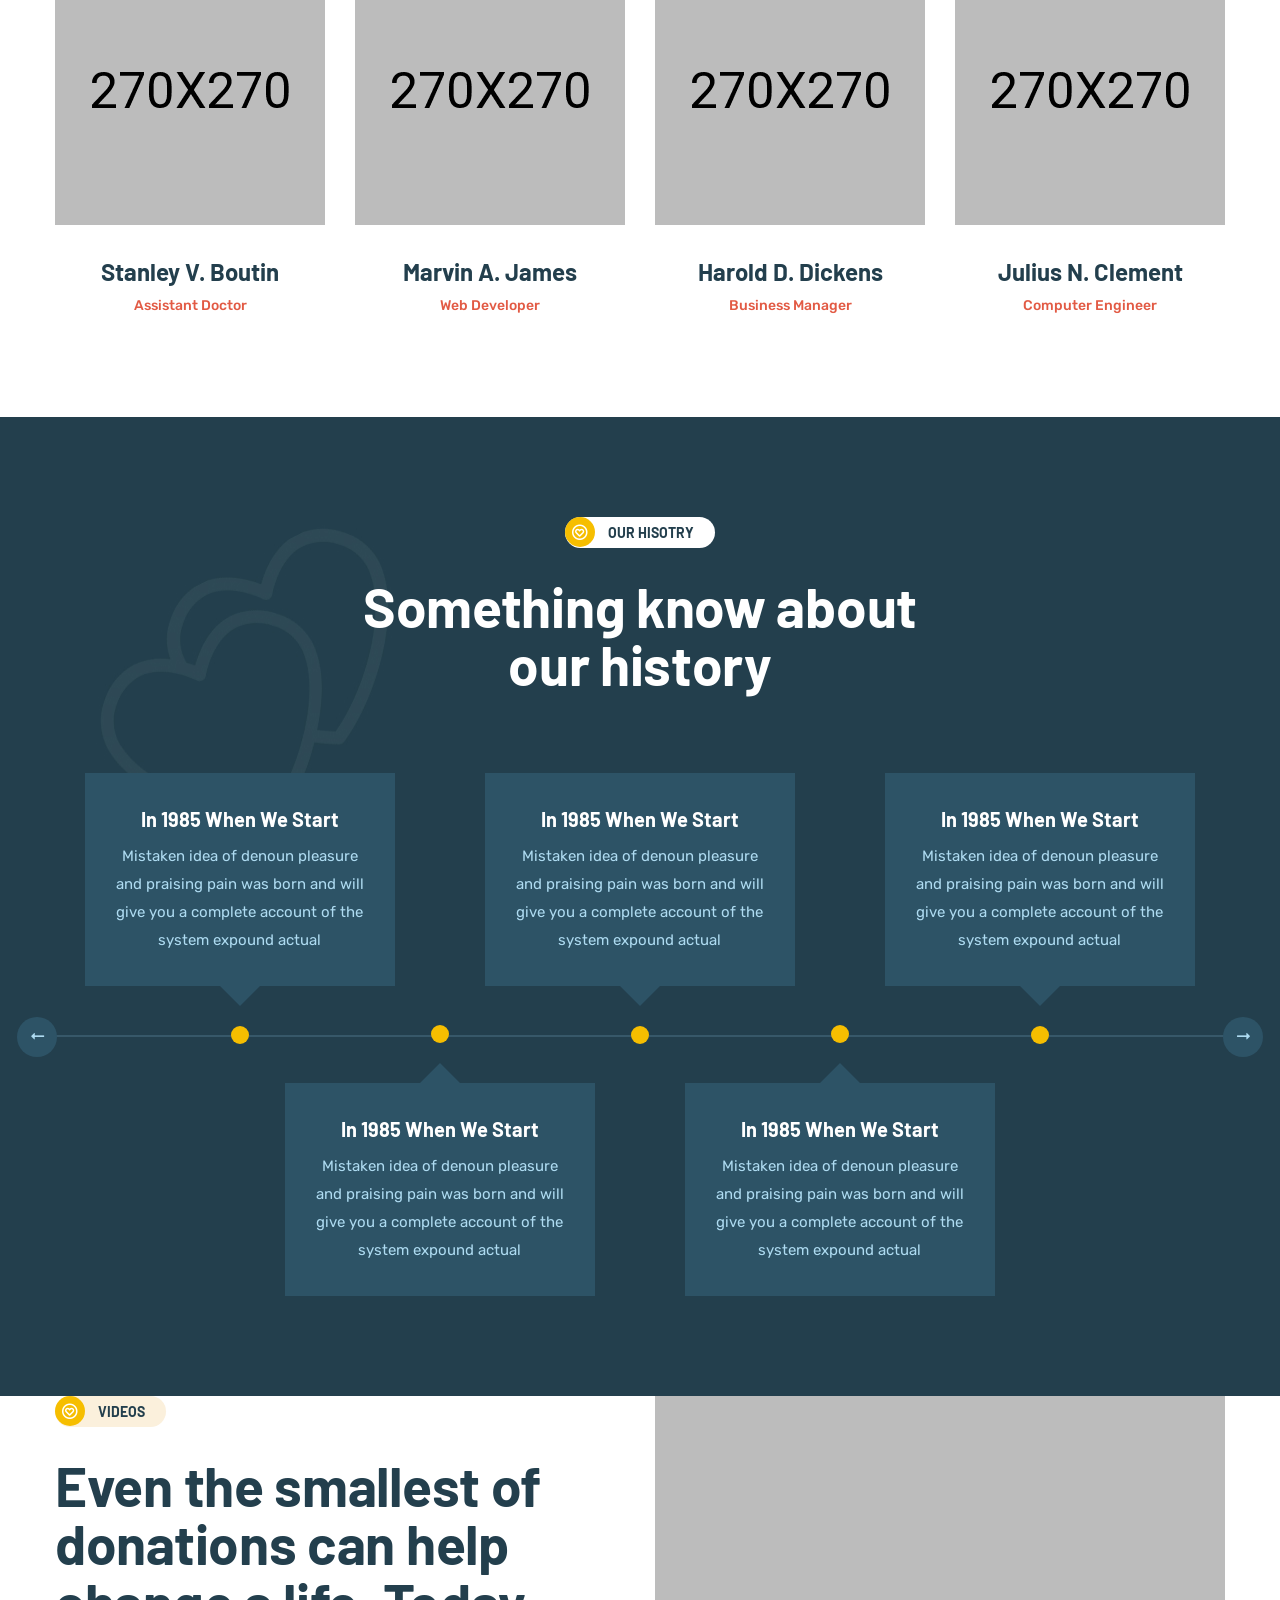
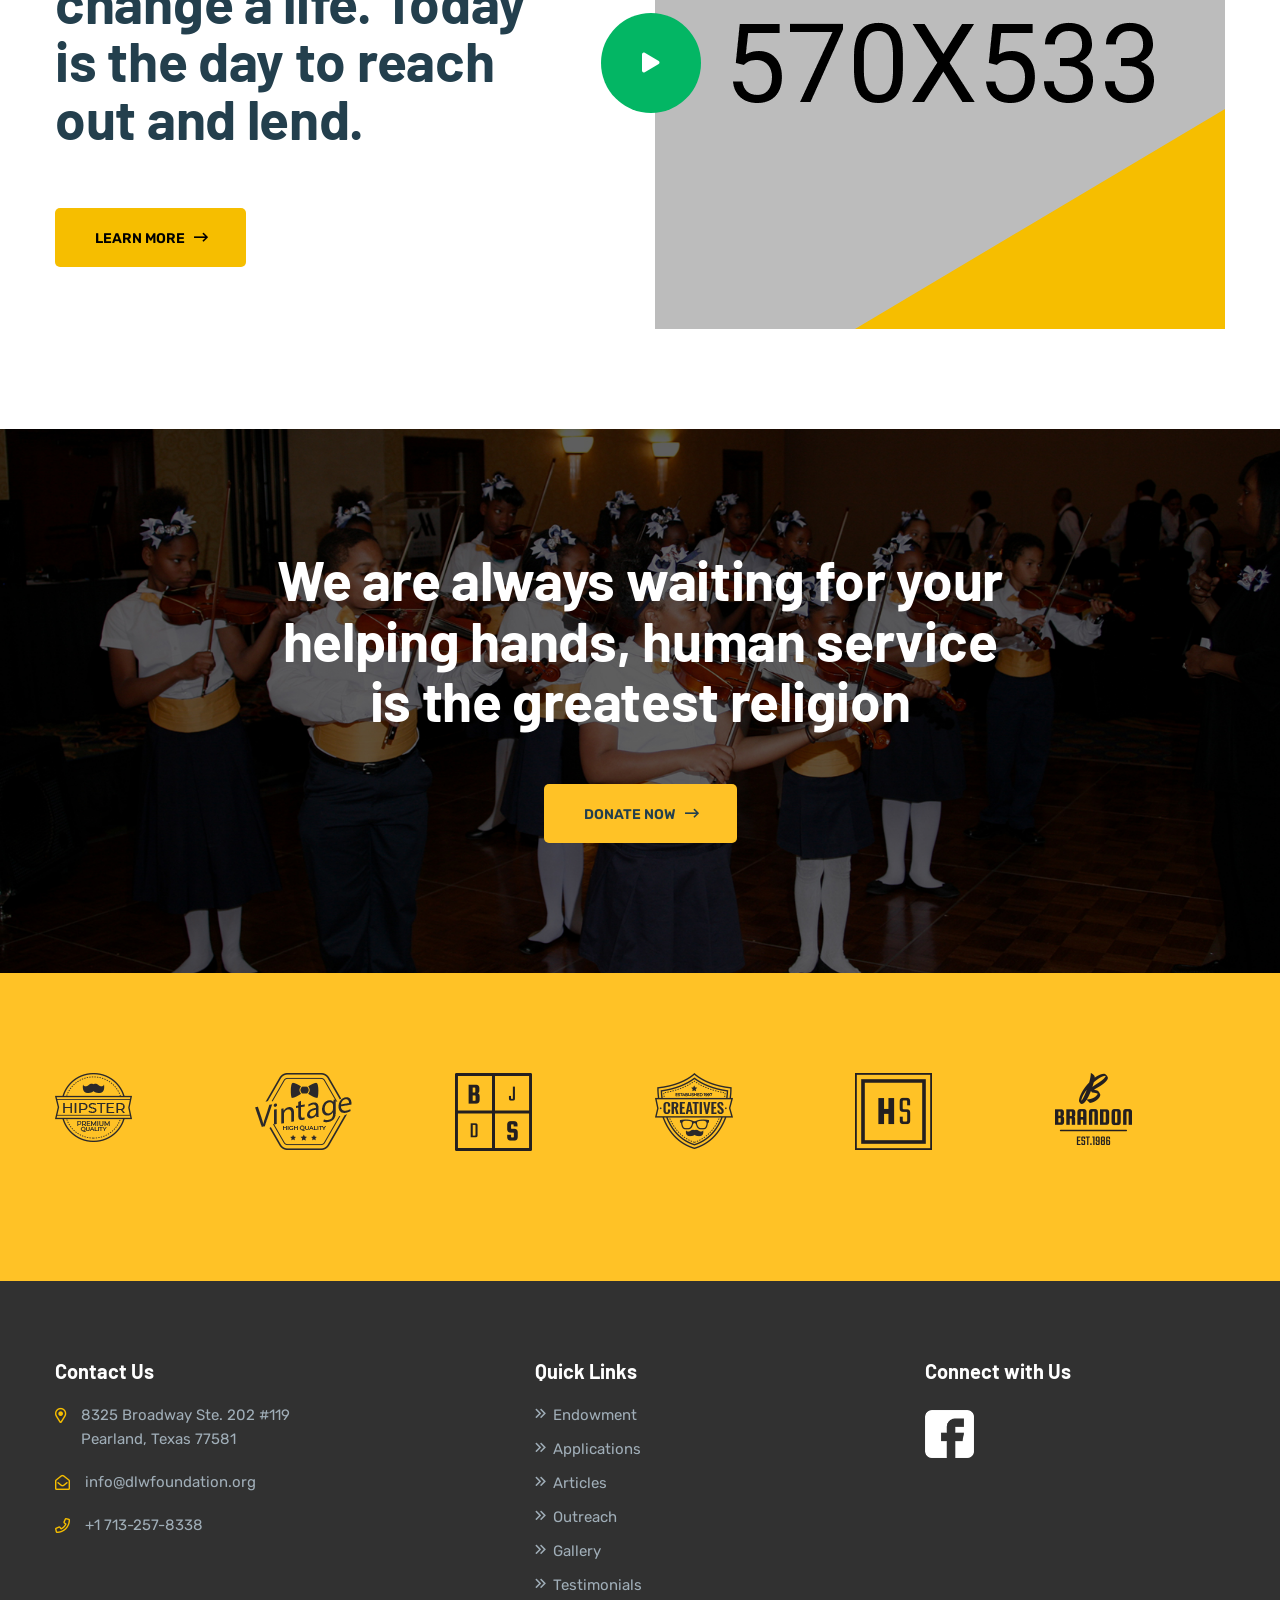
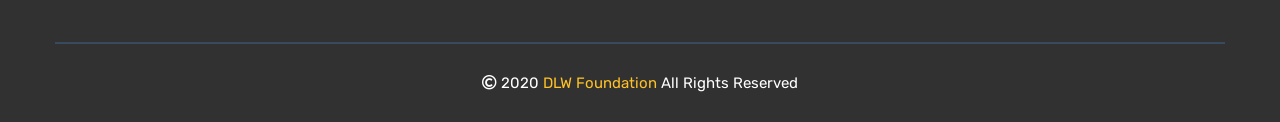
<file: about-us.html>
<!doctype html>
<html class="no-js" lang="zxx">
    <head>
        <meta charset="utf-8">
        <meta http-equiv="x-ua-compatible" content="ie=edge">
        <title>DLW Scholarship and Charitable Foundation</title>
        <meta name="description" content="">
        <meta name="viewport" content="width=device-width, initial-scale=1">

        <link rel="manifest" href="site.webmanifest">
		<link rel="shortcut icon" type="image/x-icon" href="assets/img/favicon.ico">
        <!-- Place favicon.ico in the root directory -->

		<!-- CSS here -->
        <link rel="stylesheet" href="assets/css/bootstrap.min.css">
        <link rel="stylesheet" href="assets/css/owl.carousel.min.css">
        <link rel="stylesheet" href="assets/css/animate.min.css">
        <link rel="stylesheet" href="assets/css/magnific-popup.css">
        <link rel="stylesheet" href="assets/css/fontawesome-all.min.css">
        <link rel="stylesheet" href="assets/css/themify-icons.css">
        <link rel="stylesheet" href="assets/css/meanmenu.css">
        <link rel="stylesheet" href="assets/css/slick.css">
        <link rel="stylesheet" href="assets/css/main.css">
        <link rel="stylesheet" href="assets/css/responsive.css">
        
          <!-- Custom CSS here -->
        <link rel="stylesheet" href="assets/css/custom.css">
    </head>
    <body>

        <!-- header-start -->
		<header>
            <div class="header-top-area black-bg">
                <div class="container-fluid">
                    <div class="row">
                        <div class="col-xl-6 col-lg-8 col-md-5 col-8 d-flex align-items-center">
                            <div class="header-top-wrapper">
                                <div class="header-info">
                                    <a href="contact.html"><span class="mail-header-icon"> Contact Us</span></a>
                                    <div class="header-login f-right">
                                        <a href="donate.html"> Give to DLW</a>
                                    </div>
                                </div>
                            </div>
                        </div>
                        <div class="col-xl-6 col-lg-4 col-md-7 col-4">
                            <div class="header-top-right">
                                <div class="header-login f-right" id="right-top-nav" style="background: #EDEDED">
                                    <a href="faq.html"> Resources</a>
                                    <a href="events.html"> Event</a>
                                    <a href="#"><i class="far fa-search"></i> Search</a>
                                </div>
                            </div>
                        </div>
                    </div>
                </div>
            </div>
            <div id="sticky-header" class="main-menu-area green-bg">
                <div class="container-fluid">
                    <div class="row">
                        <div class="col-xl-3 col-lg-3 d-flex align-items-center">
                            <div class="logo">
                                <a href="index.html"><img src="assets/img/logo/logo-white.png" alt="" style="width: 150px"/></a>
                            </div>
                        </div>
                        <div class="col-xl-9 col-lg-9">
                            <div class="main-menu text-center">
                                <nav id="mobile-menu">
                                    <ul>
                                        <li><a href="index.html">Home</a></li>
                                        <li><a href="endowment.html">Endowment</a></li>
                                        <li><a href="application.html">Applications</a></li>
                                        <li><a href="articles.html">Articles</a></li>
                                        <li><a href="outreach.html">Outreach</a></li>
                                        <li><a href="gallery.html">Gallery</a></li>
                                        <li><a href="testimonials.html">Testimonials</a></li>
                                    </ul>
                                </nav>
                            </div>
                        </div>
                        <div class="col-12">
                            <div class="mobile-menu"></div>
                        </div>
                    </div>
                </div>
            </div>
        </header>
        <!-- header-start -->

        <main>

            <!-- breadcrumb-area-start -->
            <div class="breadcrumb-area pt-150 pb-155" style="background-image:url(assets/img/bg/bg-13.jpg)">
                <div class="container">
                    <div class="row">
                        <div class="col-xl-12">
                            <div class="breadcrumb-text text-center">
                                <h1>About Us</h1>
                                <ul class="breadcrumb-menu">
                                    <li><a href="index.html">home</a></li>
                                    <li><span>About Us</span></li>
                                </ul>
                            </div>
                        </div>
                    </div>
                </div>
            </div>
            <!-- breadcrumb-area-end -->
            

            <!-- about-us-area-start -->
            <div class="about-us-area pt-130 pb-100">
                <div class="container">
                    <div class="row">
                        <div >
                            <div class="abbout-us-wrapper mb-30">
                                <div class="section-title mb-40">
                                    <span><i class="far fa-heart-circle"></i> about us</span>

                                    <h1>WELCOME!</h1>
                                    <p class="mr-50">The DLW Scholarship & Charitable Foundation was created in July 2006, to provide scholarships to academically eligible students preparing to attend Grambling State University and students currently attending the university. Funding for this philanthropic venture is derived from corporate and individual contributors, and through the Annual Black and Gold Scholarship Gala. The Annual Black and Gold Gala is the signature fundraising for the Foundation. 
                                    </p>
                                     <p class="mr-50">In addition to scholarships, our mission is to also provide greater opportunities for Houston area students to attend Grambling State University by promoting higher education in underserved, economically disadvantaged communities. It is our belief that through promoting educational opportunity in these areas, it will aid in developing stable communities with greater economic capability and lower crime rates. Our goals include, helping to reinforce moral and ethical values and social responsibility, encouraging students to achieve college degrees, and become positive members of society. This organization also is committed to serving the community and encourages partnership with other non-profit organizations with community outreach affairs, such as back to school events, community health fairs, youth empowering and educational outreach programs. 
                                    </p>

                                </div>
                             
                            </div>
                        </div>
                 
                    
                    </div>
                </div>
            </div>
            <!-- about-us-area-end -->
            
            
            <!-- team-area-start -->
            <div class="team-area pt-130 pb-100">
                <div class="container">
                    <div class="row">
                        <div class="col-xl-8 col-lg-8 offset-lg-2 offset-xl-2">
                             <div class="section-title text-center mb-80">
                                 <span><i class="far fa-heart-circle"></i> our board</span>
                                 <h1>MEET OU BOARD MEMBERS</h1>
                             </div>
                        </div>
                    </div>
                    <div class="row">
                        <div class="col-xl-3 col-lg-3 col-md-6">
                            <div class="team-wrapper text-center mb-30">
                                <div class="team-img">
                                    <img src="assets/img/team/01.png" alt="">
                                    <div class="team-icon">
                                        <a href="#" tabindex="0"><i class="fab fa-facebook-f"></i></a>
                                        <a href="#" tabindex="0"><i class="fab fa-twitter"></i></a>
                                        <a href="#" tabindex="0"><i class="fab fa-instagram"></i></a>
                                        <a href="#" tabindex="0"><i class="fab fa-google"></i></a>
                                    </div>
                                </div>
                                <div class="team-text">
                                    <h3>Stanley V. Boutin</h3>
                                    <span>Assistant Doctor</span>
                                </div>
                            </div>
                        </div>
                        <div class="col-xl-3 col-lg-3 col-md-6">
                            <div class="team-wrapper text-center mb-30">
                                <div class="team-img">
                                    <img src="assets/img/team/02.png" alt="">
                                    <div class="team-icon">
                                        <a href="#" tabindex="0"><i class="fab fa-facebook-f"></i></a>
                                        <a href="#" tabindex="0"><i class="fab fa-twitter"></i></a>
                                        <a href="#" tabindex="0"><i class="fab fa-instagram"></i></a>
                                        <a href="#" tabindex="0"><i class="fab fa-google"></i></a>
                                    </div>
                                </div>
                                <div class="team-text">
                                    <h3>Marvin A. James</h3>
                                    <span>Web Developer</span>
                                </div>
                            </div>
                        </div>
                        <div class="col-xl-3 col-lg-3 col-md-6">
                            <div class="team-wrapper text-center mb-30">
                                <div class="team-img">
                                    <img src="assets/img/team/03.png" alt="">
                                    <div class="team-icon">
                                        <a href="#" tabindex="0"><i class="fab fa-facebook-f"></i></a>
                                        <a href="#" tabindex="0"><i class="fab fa-twitter"></i></a>
                                        <a href="#" tabindex="0"><i class="fab fa-instagram"></i></a>
                                        <a href="#" tabindex="0"><i class="fab fa-google"></i></a>
                                    </div>
                                </div>

                                <div class="team-text">
                                    <h3>Harold D. Dickens</h3>
                                    <span>Business Manager</span>
                               </div>
                           </div>
                       </div>
                        <div class="col-xl-3 col-lg-3 col-md-6">
                            <div class="team-wrapper text-center mb-30">
                                <div class="team-img">
                                    <img src="assets/img/team/04.png" alt="">
                                    <div class="team-icon">
                                        <a href="#" tabindex="0"><i class="fab fa-facebook-f"></i></a>
                                        <a href="#" tabindex="0"><i class="fab fa-twitter"></i></a>
                                        <a href="#" tabindex="0"><i class="fab fa-instagram"></i></a>
                                        <a href="#" tabindex="0"><i class="fab fa-google"></i></a>
                                    </div>
                                </div>
                                <div class="team-text">
                                    <h3>Julius N. Clement</h3>
                                    <span>Computer Engineer</span>
                                </div>
                            </div>
                        </div>
                    </div>
                </div>
            </div>
            <!-- team-area-end -->
            
             <!-- history-area-start -->
            <div class="history-area pt-130 pb-100" style="background-image:url(assets/img/bg/bg-14.jpg)">
                <div class="container">
                    <div class="row">
                        <div class="col-xl-6 col-lg-8 offset-lg-2 offset-xl-3">
                             <div class="section-title white-title text-center mb-80">
                                 <span><i class="far fa-heart-circle"></i> Our hisotry</span>
                                 <h1>Something know about our history</h1>
                             </div>
                        </div>
                    </div>
                    <div class="row">
                        <div class="col-xl-4 col-lg-4 col-md-6">
                            <div class="history-wrapper text-center history-arrow mb-45">
                                <div class="history-text">
                                    <h4>In 1985 When We Start</h4>
                                    <p>Mistaken idea of denoun pleasure
                                        and praising pain was born and will give you a complete account of the system expound actual</p>
                                </div>
                            </div>
                        </div>
                        <div class="col-xl-4 col-lg-4 col-md-6">
                            <div class="history-wrapper text-center history-arrow mb-45">
                                <div class="history-text">
                                    <h4>In 1985 When We Start</h4>
                                    <p>Mistaken idea of denoun pleasure
                                        and praising pain was born and will give you a complete account of the system expound actual</p>
                                </div>
                            </div>
                        </div>
                        <div class="col-xl-4 col-lg-4 col-md-6 d-md-none d-lg-block">
                            <div class="history-wrapper text-center history-arrow mb-45">
                                <div class="history-text">
                                    <h4>In 1985 When We Start</h4>
                                    <p>Mistaken idea of denoun pleasure
                                        and praising pain was born and will give you a complete account of the system expound actual</p>
                                </div>
                            </div>
                        </div>
                    </div>
                    <div class="row">
                        <div class="col-12">
                            <div class="history-line"></div>
                        </div>
                    </div>
                    <div class="row">
                        <div class="col-xl-8 col-lg-8 offset-lg-2 offset-xl-2">
                            <div class="row">
                                <div class="col-xl-6 col-lg-6 col-md-6">
                                    <div class="history-wrapper text-center history-arrow-2 mt-50 mb-30">
                                        <div class="history-text">
                                            <h4>In 1985 When We Start</h4>
                                            <p>Mistaken idea of denoun pleasure
                                                and praising pain was born and will give you a complete account of the system expound actual</p>
                                        </div>
                                    </div>
                                </div>
                                <div class="col-xl-6 col-lg-6 col-md-6">
                                    <div class="history-wrapper text-center history-arrow-2 mt-50 mb-30">
                                        <div class="history-text">
                                            <h4>In 1985 When We Start</h4>
                                            <p>Mistaken idea of denoun pleasure
                                                and praising pain was born and will give you a complete account of the system expound actual</p>
                                        </div>
                                    </div>
                                </div>
                            </div>
                        </div>
                    </div>
                </div>
            </div>
            <!-- history-area-end -->

        

             <!-- video-area-start -->
             <div class="video-02-area pb-100">
                <div class="container">
                    <div class="row">
                        <div class="col-xl-6 col-lg-6">
                            <div class="video-02-wrapper mb-30">
                                <div class="section-title mr-80">
                                    <span><i class="far fa-heart-circle"></i> videos</span>
                                    <h1>Even the smallest of donations can help change a life. Today  is the day to reach out and lend.</h1>
                                </div>
                                <div class="vd-button mt-60">
                                    <a class="btn red-btn" href="causes-details.html">Learn more <i class="far fa-long-arrow-right"></i></a>
                                </div>
                            </div>
                        </div>
                        <div class="col-xl-6 col-lg-6">
                            <div class="video-img pos-rel">
                                <img src="assets/img/bg/01.jpg" alt="">
                                <div class="video-02-icon">
                                    <a class="popup-video play-btn-style" href="https://www.youtube.com/watch?v=LTXD6XZXc3U"><i class="fas fa-play"></i></a>
                                 </div>
                            </div>
                        </div>
                    </div>
                </div>
            </div>
            <!-- video-area-end -->

            <!-- cta-area-start -->
            <div class="cta-area pt-120 pb-130" style="background-image:url(assets/img/bg/bg-02.jpg)">
                <div class="container">
                    <div class="row">
                        <div class="col-xl-8 col-lg-8 offset-lg-2 offset-xl-2">
                            <div class="cta-02-wrapper text-center">
                                <div class="cta-content">
                                    <h1>We are always waiting for your helping hands, human service
                                        is the greatest religion
                                        </h1>
                                    <div class="cta-button">
                                        <a class="btn" href="causes-details.html">donate now <i class="far fa-long-arrow-right"></i></a>
                                    </div>
                                </div>
                            </div>
                        </div>
                    </div>
                </div>
            </div>
            <!-- cta-area-end -->

           

            <!-- brand-area-start -->
            <div class="brand-02-area theme-bg pb-130 pt-130">
                <div class="container">
                    <div class="row brand-2-active">
                        <div class="col-xl-12">
                            <div class="brand-img text-center">
                                <img src="assets/img/brand/01.png" alt="" />
                            </div>
                        </div>
                        <div class="col-xl-12">
                            <div class="brand-img text-center">
                                <img src="assets/img/brand/02.png" alt="" />
                            </div>
                        </div>
                        <div class="col-xl-12">
                            <div class="brand-img text-center">
                                    <img src="assets/img/brand/03.png" alt="" />
                            </div>
                        </div>
                        <div class="col-xl-12">
                            <div class="brand-img text-center">
                                    <img src="assets/img/brand/04.png" alt="" />
                            </div>
                        </div>
                        <div class="col-xl-12">
                            <div class="brand-img text-center">
                                <img src="assets/img/brand/05.png" alt="" />
                            </div>
                        </div>
                        <div class="col-xl-12">
                            <div class="brand-img text-center">
                                <img src="assets/img/brand/06.png" alt="" />
                            </div>
                        </div>
                        <div class="col-xl-12">
                            <div class="brand-img text-center">
                                <img src="assets/img/brand/01.png" alt="" />
                            </div>
                        </div>
                        <div class="col-xl-12">
                            <div class="brand-img text-center">
                                <img src="assets/img/brand/02.png" alt="" />
                            </div>
                        </div>
                        <div class="col-xl-12">
                            <div class="brand-img text-center">
                                <img src="assets/img/brand/03.png" alt="" />
                            </div>
                        </div>
                        <div class="col-xl-12">
                            <div class="brand-img text-center">
                                <img src="assets/img/brand/04.png" alt="" />
                            </div>
                        </div>
                        <div class="col-xl-12">
                            <div class="brand-img text-center">
                                <img src="assets/img/brand/05.png" alt="" />
                            </div>
                        </div>
                        <div class="col-xl-12">
                            <div class="brand-img text-center">
                                <img src="assets/img/brand/06.png" alt="" />
                            </div>
                        </div>
                    </div>
                </div>
            </div>
             <!-- brand-area-end -->

      

       <!-- footer-area-start -->
        <footer>
            <div class="footer-middle-area pt-80 pb-25" style="background-image:url(assets/img/bg/bg-05.jpg)">
                <div class="container">
                    <div class="row">
                        <div class="col-xl-4 col-lg-4 col-md-6">
                            <div class="footer-wrapper mb-30">
                                <h3 class="footer-title">Contact Us</h3>
                                <ul class="contact-link">
                                    <li>
                                        <div class="contact-address-icon">
                                            <i class="far fa-map-marker-alt"></i>

                                        </div>
                                        <div class="contact-address-text">
                                            <span>8325 Broadway Ste. 202 #119 <br>Pearland, Texas 77581</span>
                                        </div>
                                    </li>
                                    <li>
                                        <div class="contact-address-icon">
                                            <i class="far fa-envelope-open"></i>
                                        </div>
                                        <div class="contact-address-text">
                                            <span>info@dlwfoundation.org</span>
                                        </div>
                                    </li>
                                    <li>
                                        <div class="contact-address-icon">
                                            <i class="far fa-phone"></i>
                                        </div>
                                        <div class="contact-address-text">
                                            <span>+1 713-257-8338</span>
                                        </div>
                                    </li>
                                </ul>
                            </div>
                        </div>
                        <div class="col-xl-4 col-lg-4 col-md-6">
                            <div class="footer-wrapper pl-80 mb-30">
                                <h3 class="footer-title">Quick Links</h3>
                                <div class="footer-link">
                                    <ul>
                                        <li><a href="endowment.html">Endowment</a></li>
                                        <li><a href="application.html">Applications</a></li>
                                        <li><a href="articles.html">Articles</a></li>
                                        <li><a href="outreach.html">Outreach</a></li>
                                        <li><a href="gallery.html">Gallery</a></li>
                                        <li><a href="testimonials.html">Testimonials</a></li>
                                    </ul>
                                </div>
                            </div>
                        </div>
                        <div class="col-xl-4 col-lg-4 col-md-6">
                            <div class="footer-wrapper pl-70 mb-30">
                                <h3 class="footer-title">Connect with Us</h3>
                                <ul class="footer-2-img">
                                    <li><a href="https://www.facebook.com/dlwfoundation/" target="_blank"><img alt="" src="assets/img/instagram/01.png"> </a> </li>
                                </ul>
                            </div>
                        </div>
                    </div>
                    <div class="footer-bottom-area pt-25 mt-45">
                        <div class="row">
                            <div class="col-xl-12">
                                <div class="copyright text-center">
                                    <p><i class="far fa-copyright"></i> 2020 <a href="#">DLW Foundation</a> All Rights Reserved</p>
                                </div>
                            </div>
                        </div>
                    </div>
                </div>
            </div>
        </footer>
        <!-- footer-area-end -->





		<!-- JS here -->
        <script src="assets/js/vendor/modernizr-3.5.0.min.js"></script>
        <script src="assets/js/vendor/jquery-1.12.4.min.js"></script>
        <script src="assets/js/popper.min.js"></script>
        <script src="assets/js/bootstrap.min.js"></script>
        <script src="assets/js/owl.carousel.min.js"></script>
        <script src="assets/js/isotope.pkgd.min.js"></script>
        <script src="assets/js/slick.min.js"></script>
        <script src="assets/js/jquery.meanmenu.min.js"></script>
        <script src="assets/js/ajax-form.js"></script>
        <script src="assets/js/wow.min.js"></script>
        <script src="assets/js/jquery.scrollUp.min.js"></script>
        <script src="assets/js/jquery.counterup.min.js"></script>
        <script src="assets/js/waypoints.min.js"></script>
        <script src="assets/js/imagesloaded.pkgd.min.js"></script>
        <script src="assets/js/jquery.knob.js"></script>
        <script src="assets/js/jquery.appear.js"></script>
        <script src="assets/js/jquery.magnific-popup.min.js"></script>
        <script src="assets/js/plugins.js"></script>
        <script src="assets/js/main.js"></script>

    </body>
</html>
</file>
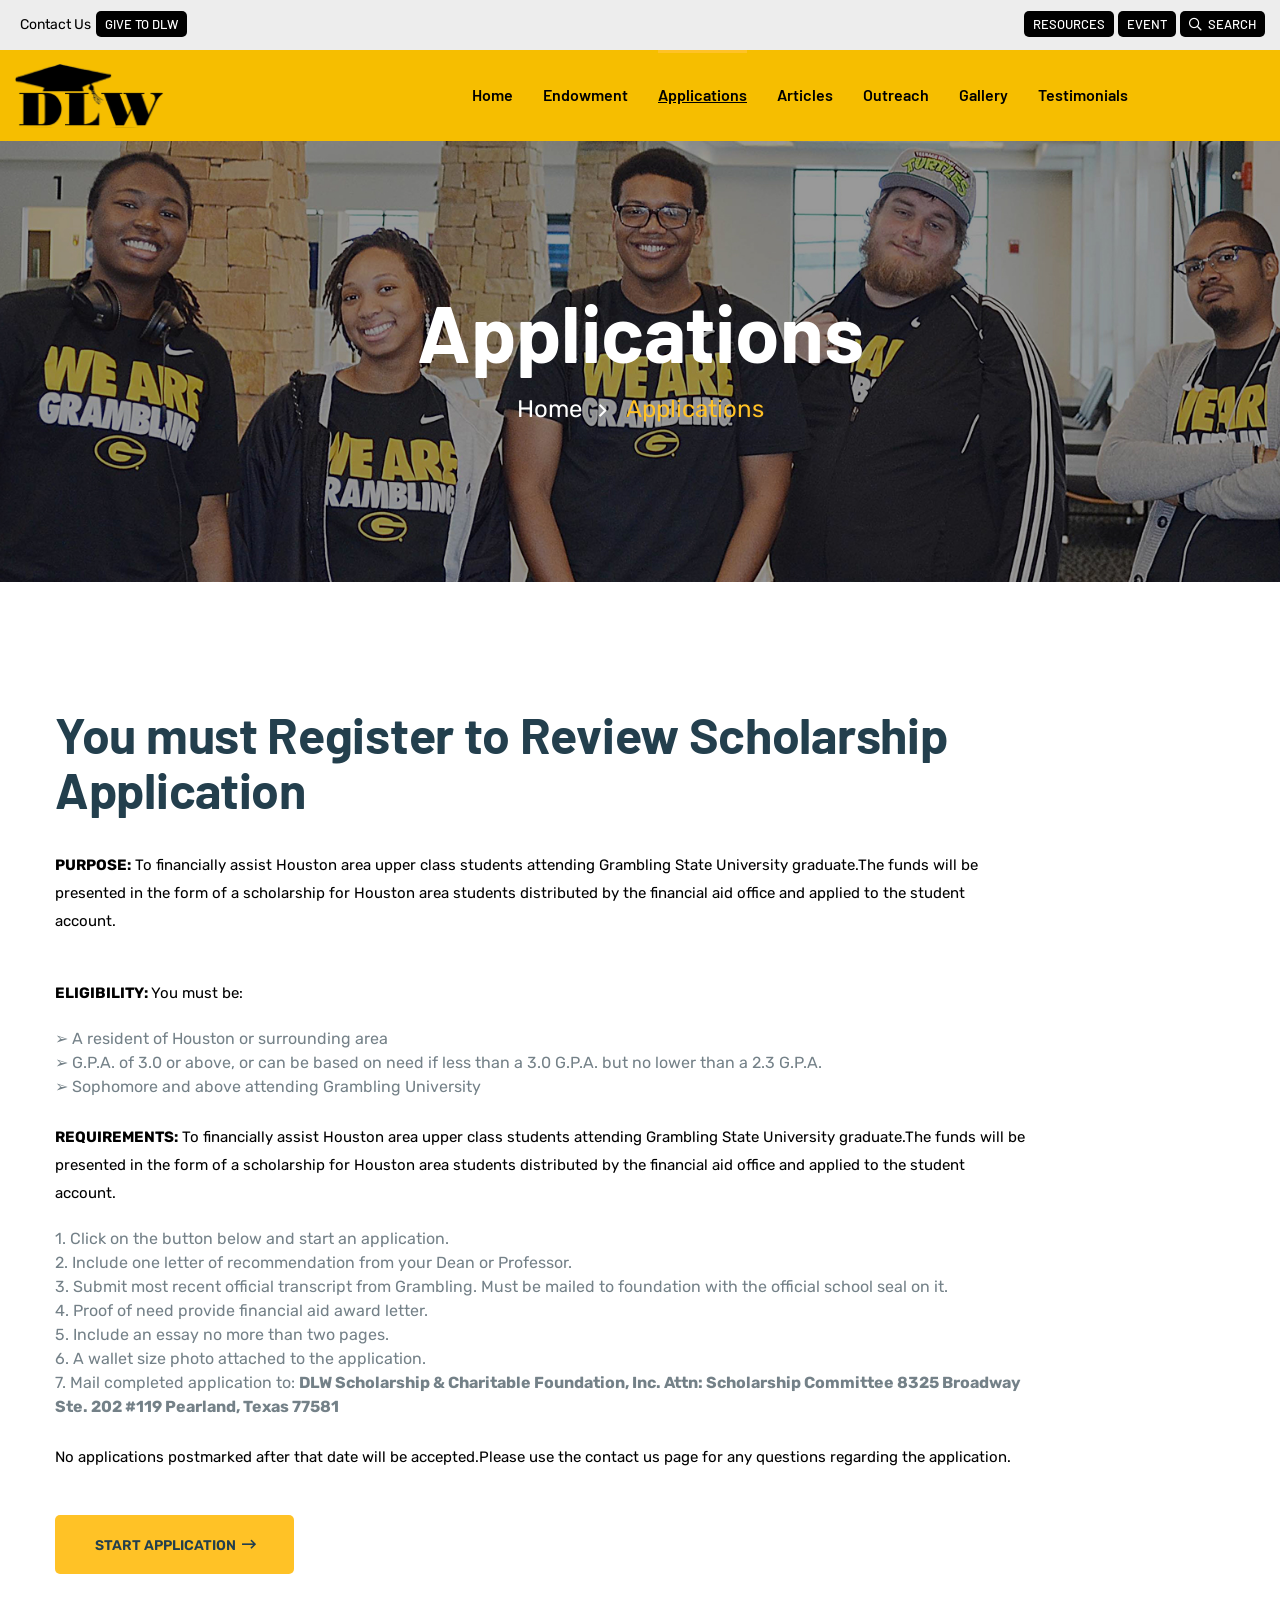
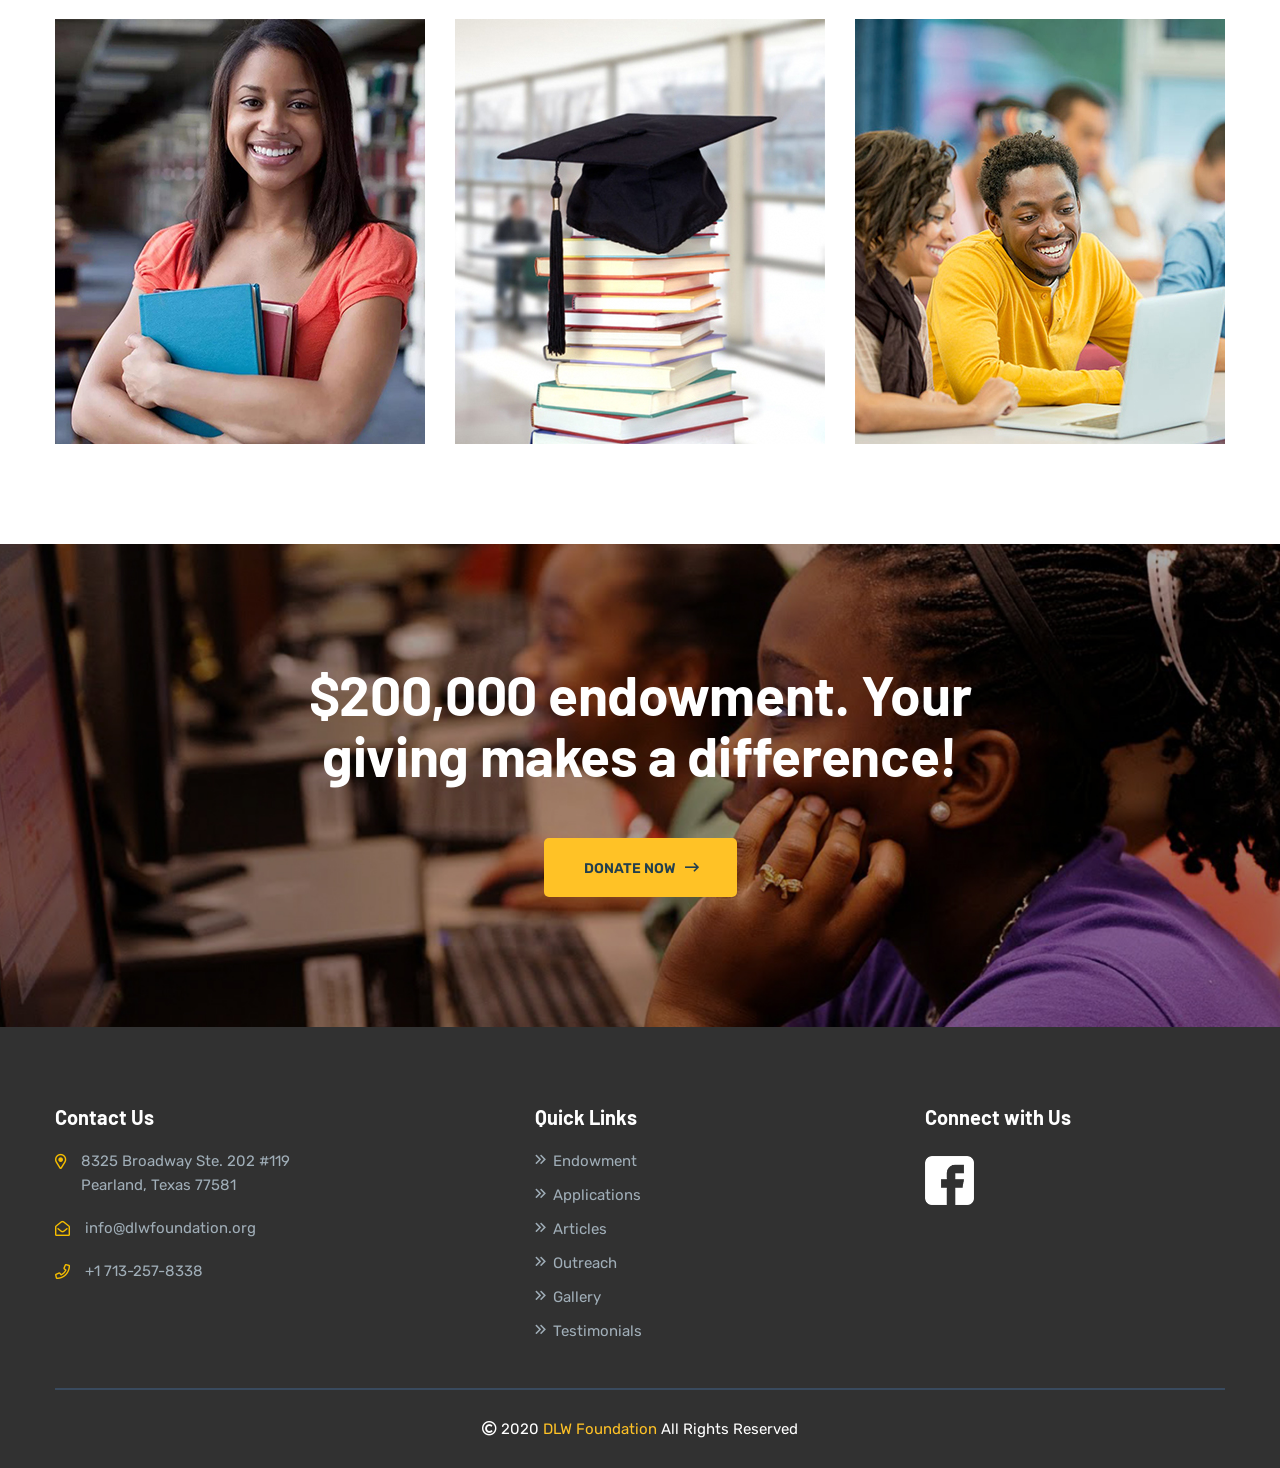
<file: application.html>
<!doctype html>
<html class="no-js" lang="zxx">
    <head>
        <meta charset="utf-8">
        <meta http-equiv="x-ua-compatible" content="ie=edge">
        <title>DLW Scholarship and Charitable Foundation</title>
        <meta name="description" content="">
        <meta name="viewport" content="width=device-width, initial-scale=1">

        <link rel="manifest" href="site.webmanifest">
		<link rel="shortcut icon" type="image/x-icon" href="assets/img/favicon.ico">
        <!-- Place favicon.ico in the root directory -->

		<!-- CSS here -->
        <link rel="stylesheet" href="assets/css/bootstrap.min.css">
        <link rel="stylesheet" href="assets/css/owl.carousel.min.css">
        <link rel="stylesheet" href="assets/css/animate.min.css">
        <link rel="stylesheet" href="assets/css/magnific-popup.css">
        <link rel="stylesheet" href="assets/css/fontawesome-all.min.css">
        <link rel="stylesheet" href="assets/css/themify-icons.css">
        <link rel="stylesheet" href="assets/css/meanmenu.css">
        <link rel="stylesheet" href="assets/css/slick.css">
        <link rel="stylesheet" href="assets/css/main.css">
        <link rel="stylesheet" href="assets/css/responsive.css">
        
        <!-- Custom CSS here -->
        <link rel="stylesheet" href="assets/css/custom.css">


    </head>
    <body>

         <!-- header-start -->
		<header>
            <div class="header-top-area black-bg">
                <div class="container-fluid">
                    <div class="row">
                        <div class="col-xl-6 col-lg-8 col-md-5 col-8 d-flex align-items-center">
                            <div class="header-top-wrapper">
                                <div class="header-info">
                                    <a href="contact.html"><span class="mail-header-icon"> Contact Us</span></a>
                                    <div class="header-login f-right">
                                        <a href="donate.html"> Give to DLW</a>
                                    </div>
                                </div>
                            </div>
                        </div>
                        <div class="col-xl-6 col-lg-4 col-md-7 col-4">
                            <div class="header-top-right">
                                <div class="header-login f-right" id="right-top-nav" style="background: #EDEDED">
                                    <a href="faq.html"> Resources</a>
                                    <a href="events.html"> Event</a>
                                    <a href="#"><i class="far fa-search"></i> Search</a>
                                </div>
                            </div>
                        </div>
                    </div>
                </div>
            </div>
            <div id="sticky-header" class="main-menu-area green-bg">
               <div class="container-fluid">
                    <div class="row">
                        <div class="col-xl-3 col-lg-3 d-flex align-items-center">
                            <div class="logo">
                                <a href="index.html"><img src="assets/img/logo/logo-white.png" alt="" style="width: 150px"/></a>
                            </div>
                        </div>
                        <div class="col-xl-9 col-lg-9">
                            <div class="main-menu text-center">
                                <nav id="mobile-menu">
                                    <ul>
                                        <li><a href="index.html">Home</a></li>
                                        <li><a href="endowment.html">Endowment</a></li>
                                        <li class="active"><a href="application.html">Applications</a></li>
                                        <li><a href="articles.html">Articles</a></li>
                                        <li><a href="outreach.html">Outreach</a></li>
                                        <li><a href="gallery.html">Gallery</a></li>
                                        <li><a href="testimonials.html">Testimonials</a></li>
                                    </ul>
                                </nav>
                            </div>
                        </div>
                        <div class="col-12">
                            <div class="mobile-menu"></div>
                        </div>
                    </div>
                </div>
            </div>
        </header>
        <!-- header-start -->

        <main>

            <!-- breadcrumb-area-start -->
            <div class="breadcrumb-area pt-150 pb-155" style="background-image:url(assets/img/bg/bg-16.jpg)">
                <div class="container">
                    <div class="row">
                        <div class="col-xl-12">
                            <div class="breadcrumb-text text-center">
                                <h1>Applications</h1>
                                <ul class="breadcrumb-menu">
                                    <li><a href="index.html">home</a></li>
                                    <li><span>Applications</span></li>
                                </ul>
                            </div>
                        </div>
                    </div>
                </div>
            </div>
            <!-- breadcrumb-area-end -->

            <!-- our-events-details-area-start -->
            <div class="our-events-details-area pt-130 pb-100">
                <div class="container">
                    <div class="row">
                        <div class="col-xl-12">
                            <div class="our-events-details-wrapper">
                                <div class="row mb-45">
                                    <div class="col-xl-10 col-lg-10 mb-30">
                                        <div class="blog-details-text">
                                            <h1>You must Register to Review Scholarship Application</h1>
                                            <p><strong>PURPOSE:</strong> To financially assist Houston area upper class students attending Grambling State University graduate.The funds will be presented in the form of a scholarship for Houston area students distributed by the financial aid office and applied to the student account.</p>
                                            <br>
                                            
                                                <p><strong> ELIGIBILITY: </strong>You must be:</p>
                                                <li><span>&#10146;</span> A resident of Houston or surrounding area</li>
                                                <li><span>&#10146;</span> G.P.A. of 3.0 or above, or can be based on need if less than a 3.0 G.P.A. but no lower than a 2.3 G.P.A.</li>
                                                <li><span>&#10146;</span> Sophomore and above attending Grambling University</li>
                                            <br>
                                             <p><strong>REQUIREMENTS:</strong> To financially assist Houston area upper class students attending Grambling State University graduate.The funds will be presented in the form of a scholarship for Houston area students distributed by the financial aid office and applied to the student account.</p>
                                             <li>1. Click on the button below and start an application.</li>
                                             <li>2. Include one letter of recommendation from your Dean or Professor.</li>
                                             <li>3. Submit most recent official transcript from Grambling. Must be mailed to foundation with the official school seal on it.</li>
                                             <li>4. Proof of need provide financial aid award letter.</li>
                                             <li>5. Include an essay no more than two pages.</li>
                                             <li>6. A wallet size photo attached to the application.</li>
                                             <li>7. Mail completed application to: <strong>DLW Scholarship &amp; Charitable Foundation, Inc. Attn: Scholarship Committee 8325 Broadway Ste. 202 #119 Pearland, Texas 77581</strong></li>
                                             <br>
                                             <p>No applications postmarked after that date will be accepted.Please use the contact us page for any questions regarding the application.</p>
                                             <br>
                                              
                                                 <div class="cta-button">
                                                  <a class="btn" href="#">START APPLICATION<i class="far fa-long-arrow-right"></i></a>
                                              </div>
                                        </div>
                                    </div>
                                </div>
                                <div class="row">
                                    <div class="col-xl-4 col-lg-4 mb-30">
                                        <div class="our-events-details-img">
                                            <img src="assets/img/event/004.jpg" alt="">
                                        </div>
                                    </div>
                                    <div class="col-xl-4 col-lg-4 mb-30">
                                        <div class="our-events-details-img">
                                            <img src="assets/img/event/005.jpg" alt="">
                                        </div>
                                    </div>
                                    <div class="col-xl-4 col-lg-4 mb-30">
                                        <div class="our-events-details-img">
                                            <img src="assets/img/event/006.jpg" alt="">
                                        </div>
                                    </div>
                                </div>
                            </div>
                        </div>
                    </div>
                </div>
            </div>
            <!-- our-events-details-area-end -->

            <!-- cta-area-start -->
            <div class="cta-area pt-120 pb-130" style="background-image:url(assets/img/bg/bg-15.jpg)">
                <div class="container">
                    <div class="row">
                        <div class="col-xl-8 col-lg-8 offset-lg-2 offset-xl-2">
                            <div class="cta-02-wrapper text-center">
                                <div class="cta-content">
                                    <h1>$200,000 endowment. Your giving makes a difference!
                                        </h1>
                                    <div class="cta-button">
                                        <a class="btn" href="donate.html">donate now <i class="far fa-long-arrow-right"></i></a>
                                    </div>
                                </div>
                            </div>
                        </div>
                    </div>
                </div>
            </div>
            <!-- cta-area-end -->

            
        </main>

         <!-- footer-area-start -->
        <footer>
            <div class="footer-middle-area pt-80 pb-25" style="background-image:url(assets/img/bg/bg-05.jpg)">
                <div class="container">
                    <div class="row">
                        <div class="col-xl-4 col-lg-4 col-md-6">
                            <div class="footer-wrapper mb-30">
                                <h3 class="footer-title">Contact Us</h3>
                                <ul class="contact-link">
                                    <li>
                                        <div class="contact-address-icon">
                                            <i class="far fa-map-marker-alt"></i>

                                        </div>
                                        <div class="contact-address-text">
                                            <span>8325 Broadway Ste. 202 #119 <br>Pearland, Texas 77581</span>
                                        </div>
                                    </li>
                                    <li>
                                        <div class="contact-address-icon">
                                            <i class="far fa-envelope-open"></i>
                                        </div>
                                        <div class="contact-address-text">
                                            <span>info@dlwfoundation.org</span>
                                        </div>
                                    </li>
                                    <li>
                                        <div class="contact-address-icon">
                                            <i class="far fa-phone"></i>
                                        </div>
                                        <div class="contact-address-text">
                                            <span>+1 713-257-8338</span>
                                        </div>
                                    </li>
                                </ul>
                            </div>
                        </div>
                        <div class="col-xl-4 col-lg-4 col-md-6">
                            <div class="footer-wrapper pl-80 mb-30">
                                <h3 class="footer-title">Quick Links</h3>
                                <div class="footer-link">
                                    <ul>
                                        <li><a href="endowment.html">Endowment</a></li>
                                        <li><a href="application.html">Applications</a></li>
                                        <li><a href="articles.html">Articles</a></li>
                                        <li><a href="outreach.html">Outreach</a></li>
                                        <li><a href="gallery.html">Gallery</a></li>
                                        <li><a href="testimonials.html">Testimonials</a></li>
                                    </ul>
                                </div>
                            </div>
                        </div>
                        <div class="col-xl-4 col-lg-4 col-md-6">
                            <div class="footer-wrapper pl-70 mb-30">
                                <h3 class="footer-title">Connect with Us</h3>
                                <ul class="footer-2-img">
                                    <li><a href="https://www.facebook.com/dlwfoundation/" target="_blank"><img alt="" src="assets/img/instagram/01.png"> </a> </li>
                                </ul>
                            </div>
                        </div>
                    </div>
                    <div class="footer-bottom-area pt-25 mt-45">
                        <div class="row">
                            <div class="col-xl-12">
                                <div class="copyright text-center">
                                    <p><i class="far fa-copyright"></i> 2020 <a href="#">DLW Foundation</a> All Rights Reserved</p>
                                </div>
                            </div>
                        </div>
                    </div>
                </div>
            </div>
        </footer>
        <!-- footer-area-end -->




		<!-- JS here -->
        <script src="assets/js/vendor/modernizr-3.5.0.min.js"></script>
        <script src="assets/js/vendor/jquery-1.12.4.min.js"></script>
        <script src="assets/js/popper.min.js"></script>
        <script src="assets/js/bootstrap.min.js"></script>
        <script src="assets/js/owl.carousel.min.js"></script>
        <script src="assets/js/isotope.pkgd.min.js"></script>
        <script src="assets/js/slick.min.js"></script>
        <script src="assets/js/jquery.meanmenu.min.js"></script>
        <script src="assets/js/ajax-form.js"></script>
        <script src="assets/js/wow.min.js"></script>
        <script src="assets/js/jquery.scrollUp.min.js"></script>
        <script src="assets/js/jquery.counterup.min.js"></script>
        <script src="assets/js/waypoints.min.js"></script>
        <script src="assets/js/imagesloaded.pkgd.min.js"></script>
        <script src="assets/js/jquery.knob.js"></script>
        <script src="assets/js/jquery.appear.js"></script>
        <script src="assets/js/jquery.magnific-popup.min.js"></script>
        <script src="assets/js/plugins.js"></script>
        <script src="assets/js/main.js"></script>


    </body>
</html>
</file>
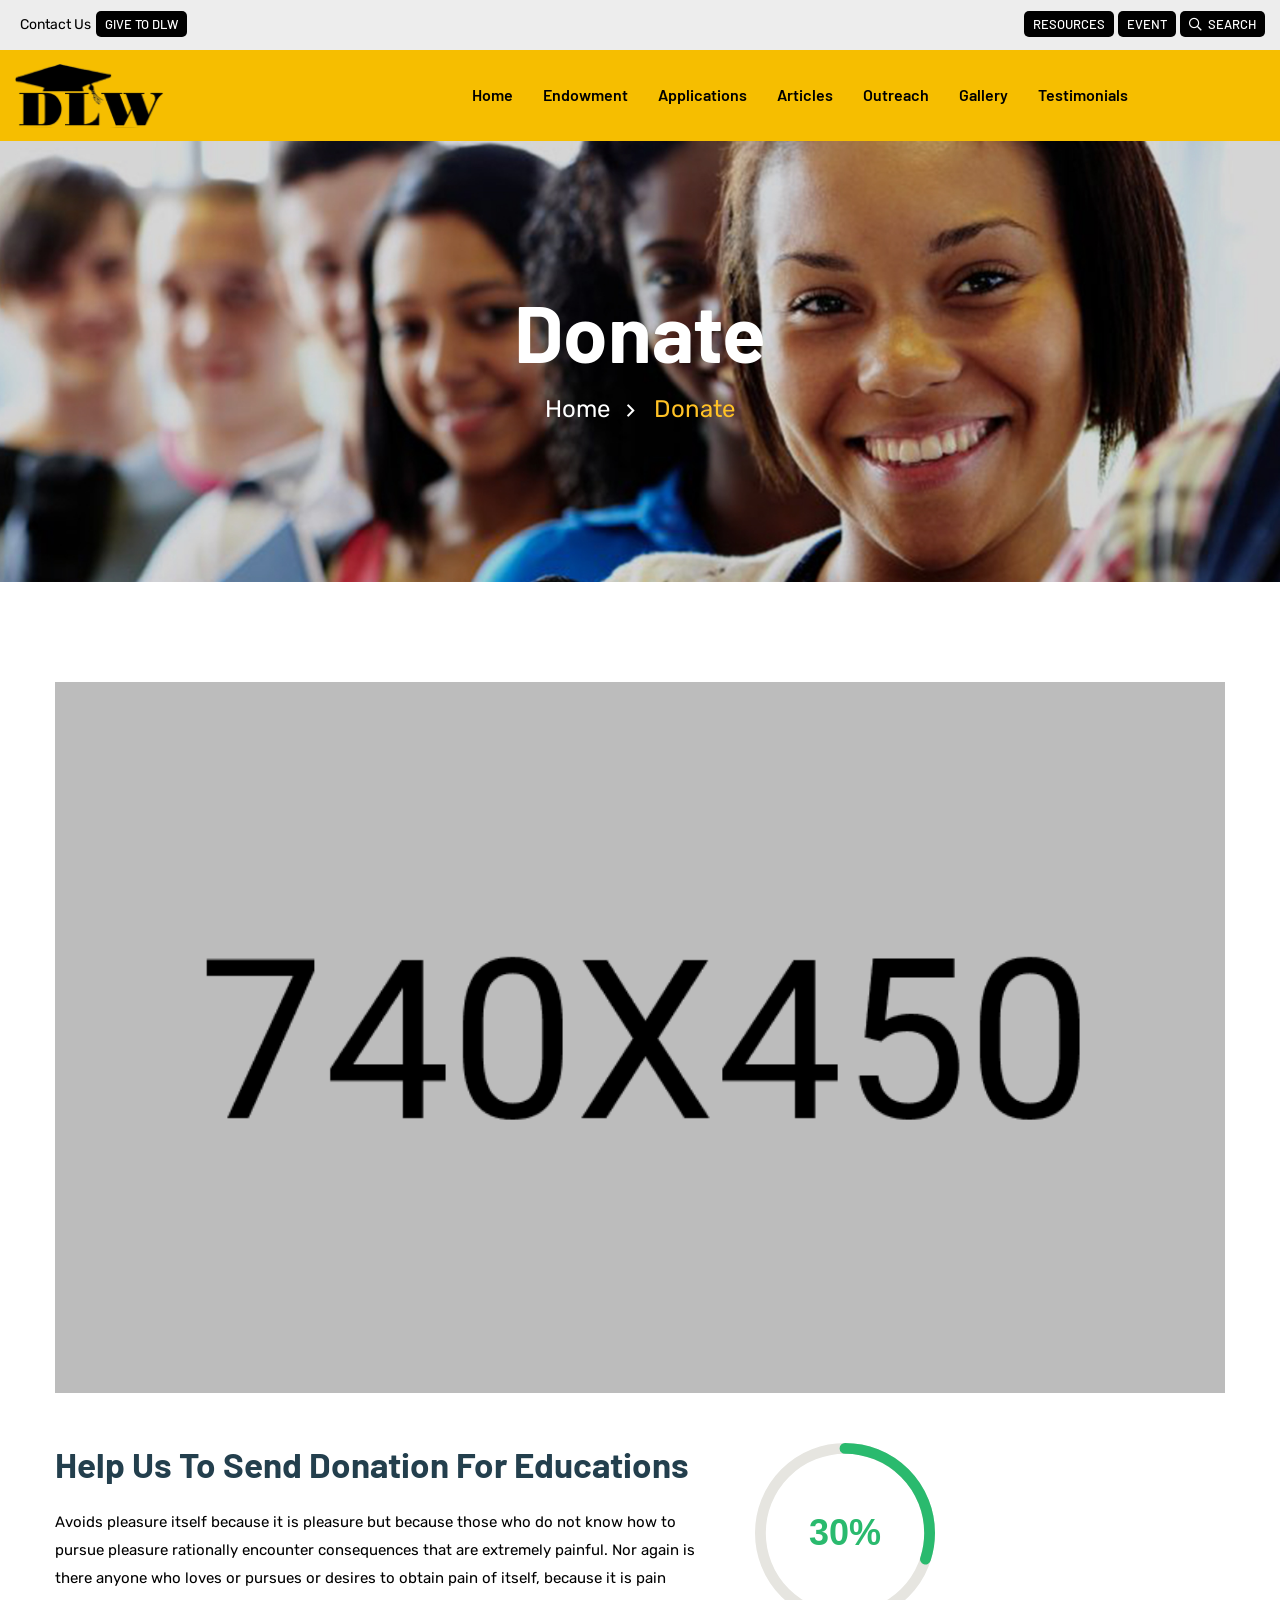
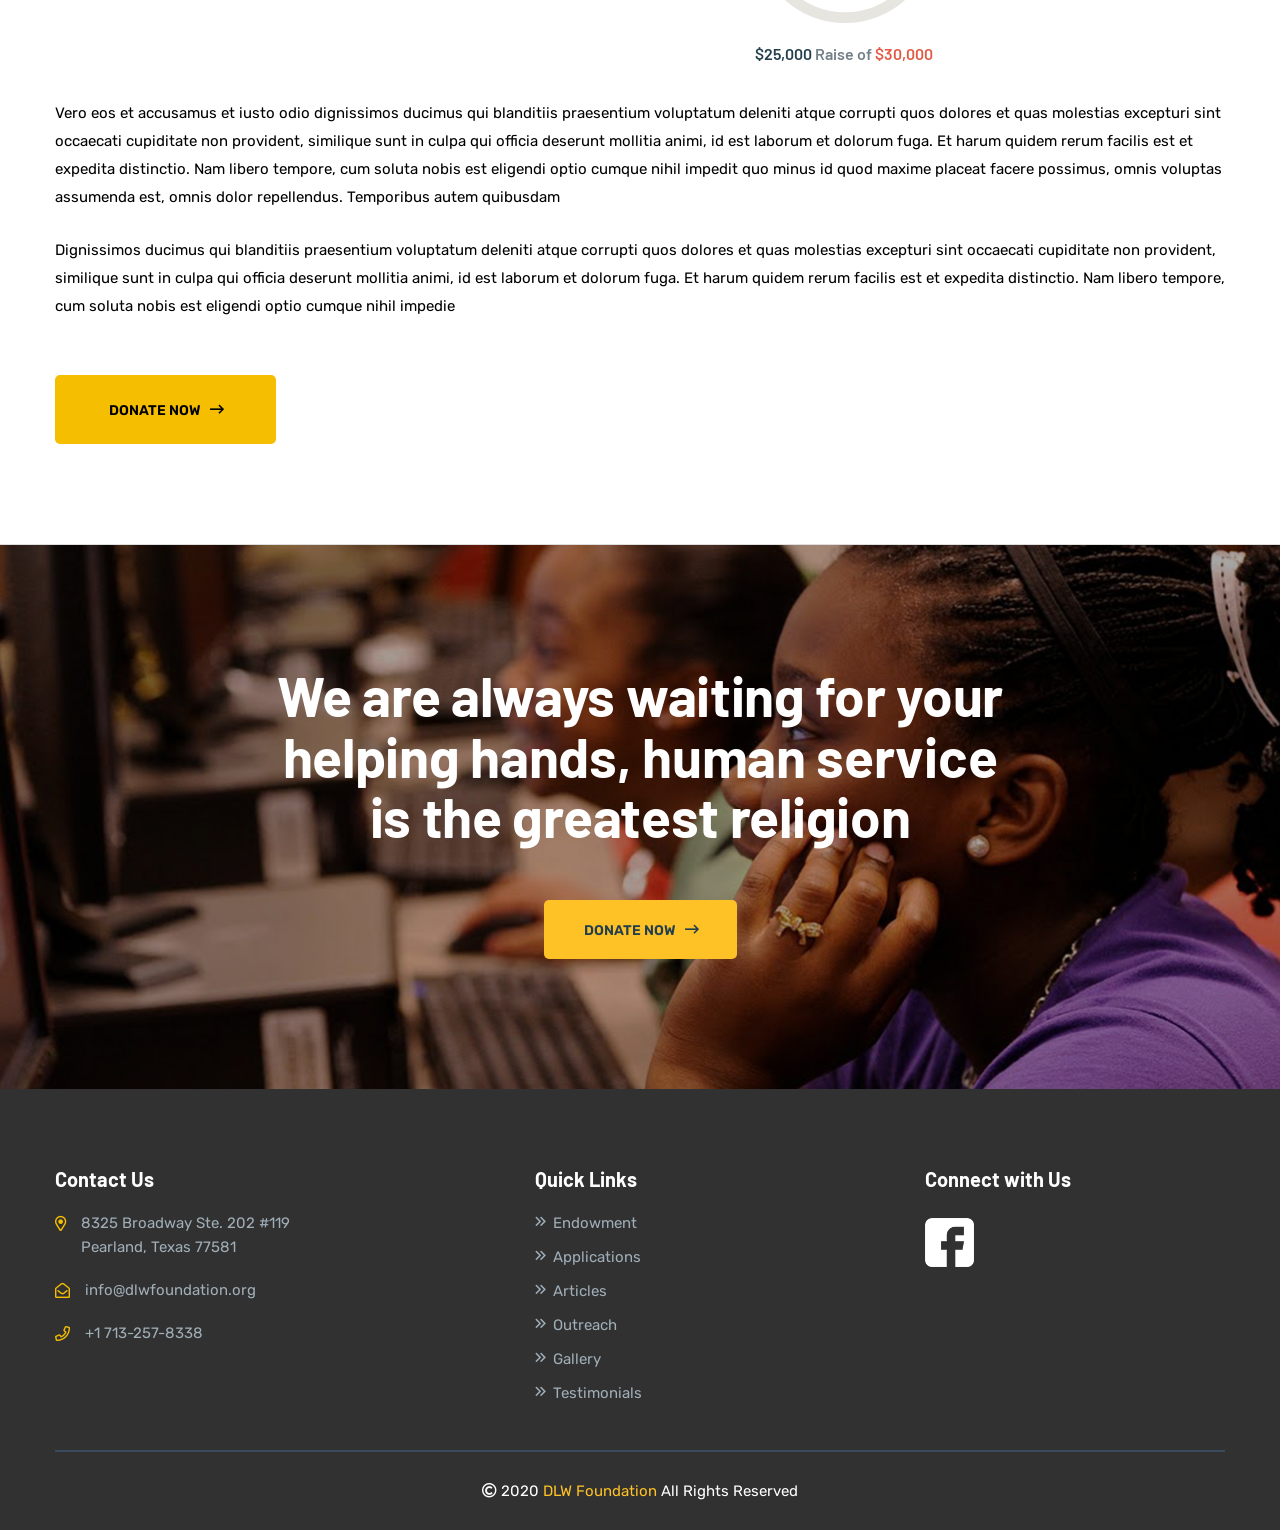
<file: donate.html>
<!doctype html>
<html class="no-js" lang="zxx">
    <head>
        <meta charset="utf-8">
        <meta http-equiv="x-ua-compatible" content="ie=edge">
        <title>DLW Scholarship and Charitable Foundation</title>
        <meta name="description" content="">
        <meta name="viewport" content="width=device-width, initial-scale=1">

        <link rel="manifest" href="site.webmanifest">
		<link rel="shortcut icon" type="image/x-icon" href="assets/img/favicon.ico">
        <!-- Place favicon.ico in the root directory -->

		<!-- CSS here -->
        <link rel="stylesheet" href="assets/css/bootstrap.min.css">
        <link rel="stylesheet" href="assets/css/owl.carousel.min.css">
        <link rel="stylesheet" href="assets/css/animate.min.css">
        <link rel="stylesheet" href="assets/css/magnific-popup.css">
        <link rel="stylesheet" href="assets/css/fontawesome-all.min.css">
        <link rel="stylesheet" href="assets/css/themify-icons.css">
        <link rel="stylesheet" href="assets/css/meanmenu.css">
        <link rel="stylesheet" href="assets/css/slick.css">
        <link rel="stylesheet" href="assets/css/main.css">
        <link rel="stylesheet" href="assets/css/responsive.css">
        
        <!-- Custom CSS here -->
        <link rel="stylesheet" href="assets/css/custom.css">

    </head>
    <body>

        <!-- header-start -->
		<header>
            <div class="header-top-area black-bg">
                <div class="container-fluid">
                    <div class="row">
                        <div class="col-xl-6 col-lg-8 col-md-5 col-8 d-flex align-items-center">
                            <div class="header-top-wrapper">
                                <div class="header-info">
                                    <a href="contact.html"><span class="mail-header-icon"> Contact Us</span></a>
                                    <div class="header-login f-right">
                                        <a href="donate.html"> Give to DLW</a>
                                    </div>
                                </div>
                            </div>
                        </div>
                        <div class="col-xl-6 col-lg-4 col-md-7 col-4">
                            <div class="header-top-right">
                                <div class="header-login f-right" id="right-top-nav" style="background: #EDEDED">
                                    <a href="resources.html"> Resources</a>
                                    <a href="events.html"> Event</a>
                                    <a href="#"><i class="far fa-search"></i> Search</a>
                                </div>
                            </div>
                        </div>
                    </div>
                </div>
            </div>
            <div id="sticky-header" class="main-menu-area green-bg">
                <div class="container-fluid">
                    <div class="row">
                        <div class="col-xl-3 col-lg-3 d-flex align-items-center">
                            <div class="logo">
                                <a href="index.html"><img src="assets/img/logo/logo-white.png" alt="" style="width: 150px"/></a>
                            </div>
                        </div>
                        <div class="col-xl-9 col-lg-9">
                            <div class="main-menu text-center">
                                <nav id="mobile-menu">
                                    <ul>
                                        <li><a href="index.html">Home</a></li>
                                        <li><a href="endowment.html">Endowment</a></li>
                                        <li><a href="application.html">Applications</a></li>
                                        <li><a href="articles.html">Articles</a></li>
                                        <li><a href="outreach.html">Outreach</a></li>
                                        <li><a href="gallery.html">Gallery</a></li>
                                        <li><a href="testimonials.html">Testimonials</a></li>
                                    </ul>
                                </nav>
                            </div>
                        </div>
                        <div class="col-12">
                            <div class="mobile-menu"></div>
                        </div>
                    </div>
                </div>
            </div>
        </header>
        <!-- header-start -->
        <main>

            <!-- breadcrumb-area-start -->
            <div class="breadcrumb-area pt-150 pb-155" style="background-image:url(assets/img/bg/bg-13.jpg)">
                <div class="container">
                    <div class="row">
                        <div class="col-xl-12">
                            <div class="breadcrumb-text text-center">
                                <h1>Donate </h1>
                                <ul class="breadcrumb-menu">
                                    <li><a href="index.html">home</a></li>
                                    <li><span>Donate </span></li>
                                </ul>
                            </div>
                        </div>
                    </div>
                </div>
            </div>
            <!-- breadcrumb-area-end -->

            <!-- case-details-start -->
            <div class="case-details-area pt-130 pb-100">
                <div class="container">
                    <div class="row">
                        <div class="col-xl-12 col-lg-12 mb-30">
                            <div class="case-details-wrapper">
                                <div class="case-details-img mb-50">
                                    <img src="assets/img/case/case-d-01.jpg" alt="">
                                </div>
                                <div class="row mb-20">
                                    <div class="col-xl-7 col-lg-7">
                                        <div class="case-details-text mb-30">
                                            <h2>Help Us To Send Donation For Educations</h2>
                                            <p>Avoids pleasure itself because it is pleasure but because those who do not know how to pursue pleasure rationally encounter consequences that are extremely painful. Nor again is there anyone who loves or pursues or desires to obtain pain of itself, because it is pain</p>
                                        </div>
                                    </div>
                                    <div class="col-xl-5 col-lg-5">
                                        <div class="single-skill-02 mb-30">
                                            <div class="progress-circular">
                                              <input type="text" class="knob" value="0" data-rel="75" data-linecap="round" data-width="180"
                                                data-bgcolor="#e6e5e0 " data-fgcolor="#2aba6e" data-thickness=".12" data-readonly="true" disabled />
                                            </div>
                                            <div class="bar-title mt-20">
                                                <h5>$25,000 <span class="raise">Raise of</span> <span class="used-count">$30,000</span></h5>
                                            </div>
                                        </div>
                                    </div>
                                </div>
                                <div class="case-details-content">
                                    <p class="mb-25">Vero eos et accusamus et iusto odio dignissimos ducimus qui blanditiis praesentium voluptatum deleniti atque corrupti quos dolores et quas molestias excepturi sint occaecati cupiditate non provident, similique sunt in culpa qui officia deserunt mollitia animi, id est laborum et dolorum fuga. Et harum quidem rerum facilis est et expedita distinctio. Nam libero tempore, cum soluta nobis est eligendi optio cumque nihil impedit quo minus id quod maxime placeat facere possimus, omnis voluptas assumenda est, omnis dolor repellendus. Temporibus autem quibusdam</p>
                                    <p class="mb-55">Dignissimos ducimus qui blanditiis praesentium voluptatum deleniti atque corrupti quos dolores et quas molestias excepturi sint occaecati cupiditate non provident, similique sunt in culpa qui officia deserunt mollitia animi, id est laborum et dolorum fuga. Et harum quidem rerum facilis est et expedita distinctio. Nam libero tempore, cum soluta nobis est eligendi optio cumque nihil impedie</p>
                                </div>
                                <div class="case-details-button">
                                    <a class="btn red-btn" href="#">donate now <i class="far fa-long-arrow-right"></i></a>
                                </div>
                            </div>
                        </div>
                    </div>
                </div>
            </div>
            <!-- case-details-end -->

            <!-- cta-area-start -->
            <div class="cta-area pt-120 pb-130" style="background-image:url(assets/img/bg/bg-15.jpg)">
                <div class="container">
                    <div class="row">
                        <div class="col-xl-8 col-lg-8 offset-lg-2 offset-xl-2">
                            <div class="cta-02-wrapper text-center">
                                <div class="cta-content">
                                    <h1>We are always waiting for your helping hands, human service 
                                        is the greatest religion
                                        </h1>
                                    <div class="cta-button">
                                        <a class="btn" href="#">donate now <i class="far fa-long-arrow-right"></i></a>
                                    </div>
                                </div>
                            </div>
                        </div>
                    </div>
                </div>
            </div>
            <!-- cta-area-end -->

            
        </main>

         <!-- footer-area-start -->
        <footer>
            <div class="footer-middle-area pt-80 pb-25" style="background-image:url(assets/img/bg/bg-05.jpg)">
                <div class="container">
                    <div class="row">
                        <div class="col-xl-4 col-lg-4 col-md-6">
                            <div class="footer-wrapper mb-30">
                                <h3 class="footer-title">Contact Us</h3>
                                <ul class="contact-link">
                                    <li>
                                        <div class="contact-address-icon">
                                            <i class="far fa-map-marker-alt"></i>

                                        </div>
                                        <div class="contact-address-text">
                                            <span>8325 Broadway Ste. 202 #119 <br>Pearland, Texas 77581</span>
                                        </div>
                                    </li>
                                    <li>
                                        <div class="contact-address-icon">
                                            <i class="far fa-envelope-open"></i>
                                        </div>
                                        <div class="contact-address-text">
                                            <span>info@dlwfoundation.org</span>
                                        </div>
                                    </li>
                                    <li>
                                        <div class="contact-address-icon">
                                            <i class="far fa-phone"></i>
                                        </div>
                                        <div class="contact-address-text">
                                            <span>+1 713-257-8338</span>
                                        </div>
                                    </li>
                                </ul>
                            </div>
                        </div>
                        <div class="col-xl-4 col-lg-4 col-md-6">
                            <div class="footer-wrapper pl-80 mb-30">
                                <h3 class="footer-title">Quick Links</h3>
                                <div class="footer-link">
                                    <ul>
                                        <li><a href="endowment.html">Endowment</a></li>
                                        <li><a href="application.html">Applications</a></li>
                                        <li><a href="articles.html">Articles</a></li>
                                        <li><a href="outreach.html">Outreach</a></li>
                                        <li><a href="gallery.html">Gallery</a></li>
                                        <li><a href="testimonials.html">Testimonials</a></li>
                                    </ul>
                                </div>
                            </div>
                        </div>
                        <div class="col-xl-4 col-lg-4 col-md-6">
                            <div class="footer-wrapper pl-70 mb-30">
                                <h3 class="footer-title">Connect with Us</h3>
                                <ul class="footer-2-img">
                                    <li><a href="https://www.facebook.com/dlwfoundation/" target="_blank"><img alt="" src="assets/img/instagram/01.png"> </a> </li>
                                </ul>
                            </div>
                        </div>
                    </div>
                    <div class="footer-bottom-area pt-25 mt-45">
                        <div class="row">
                            <div class="col-xl-12">
                                <div class="copyright text-center">
                                    <p><i class="far fa-copyright"></i> 2020 <a href="#">DLW Foundation</a> All Rights Reserved</p>
                                </div>
                            </div>
                        </div>
                    </div>
                </div>
            </div>
        </footer>
        <!-- footer-area-end -->




		<!-- JS here -->
        <script src="assets/js/vendor/modernizr-3.5.0.min.js"></script>
        <script src="assets/js/vendor/jquery-1.12.4.min.js"></script>
        <script src="assets/js/popper.min.js"></script>
        <script src="assets/js/bootstrap.min.js"></script>
        <script src="assets/js/owl.carousel.min.js"></script>
        <script src="assets/js/isotope.pkgd.min.js"></script>
        <script src="assets/js/slick.min.js"></script>
        <script src="assets/js/jquery.meanmenu.min.js"></script>
        <script src="assets/js/ajax-form.js"></script>
        <script src="assets/js/wow.min.js"></script>
        <script src="assets/js/jquery.scrollUp.min.js"></script>
        <script src="assets/js/jquery.counterup.min.js"></script>
        <script src="assets/js/waypoints.min.js"></script>
        <script src="assets/js/imagesloaded.pkgd.min.js"></script>
        <script src="assets/js/jquery.knob.js"></script>
        <script src="assets/js/jquery.appear.js"></script>
        <script src="assets/js/jquery.magnific-popup.min.js"></script>
        <script src="assets/js/plugins.js"></script>
        <script src="assets/js/main.js"></script>


    </body>
</html>
</file>
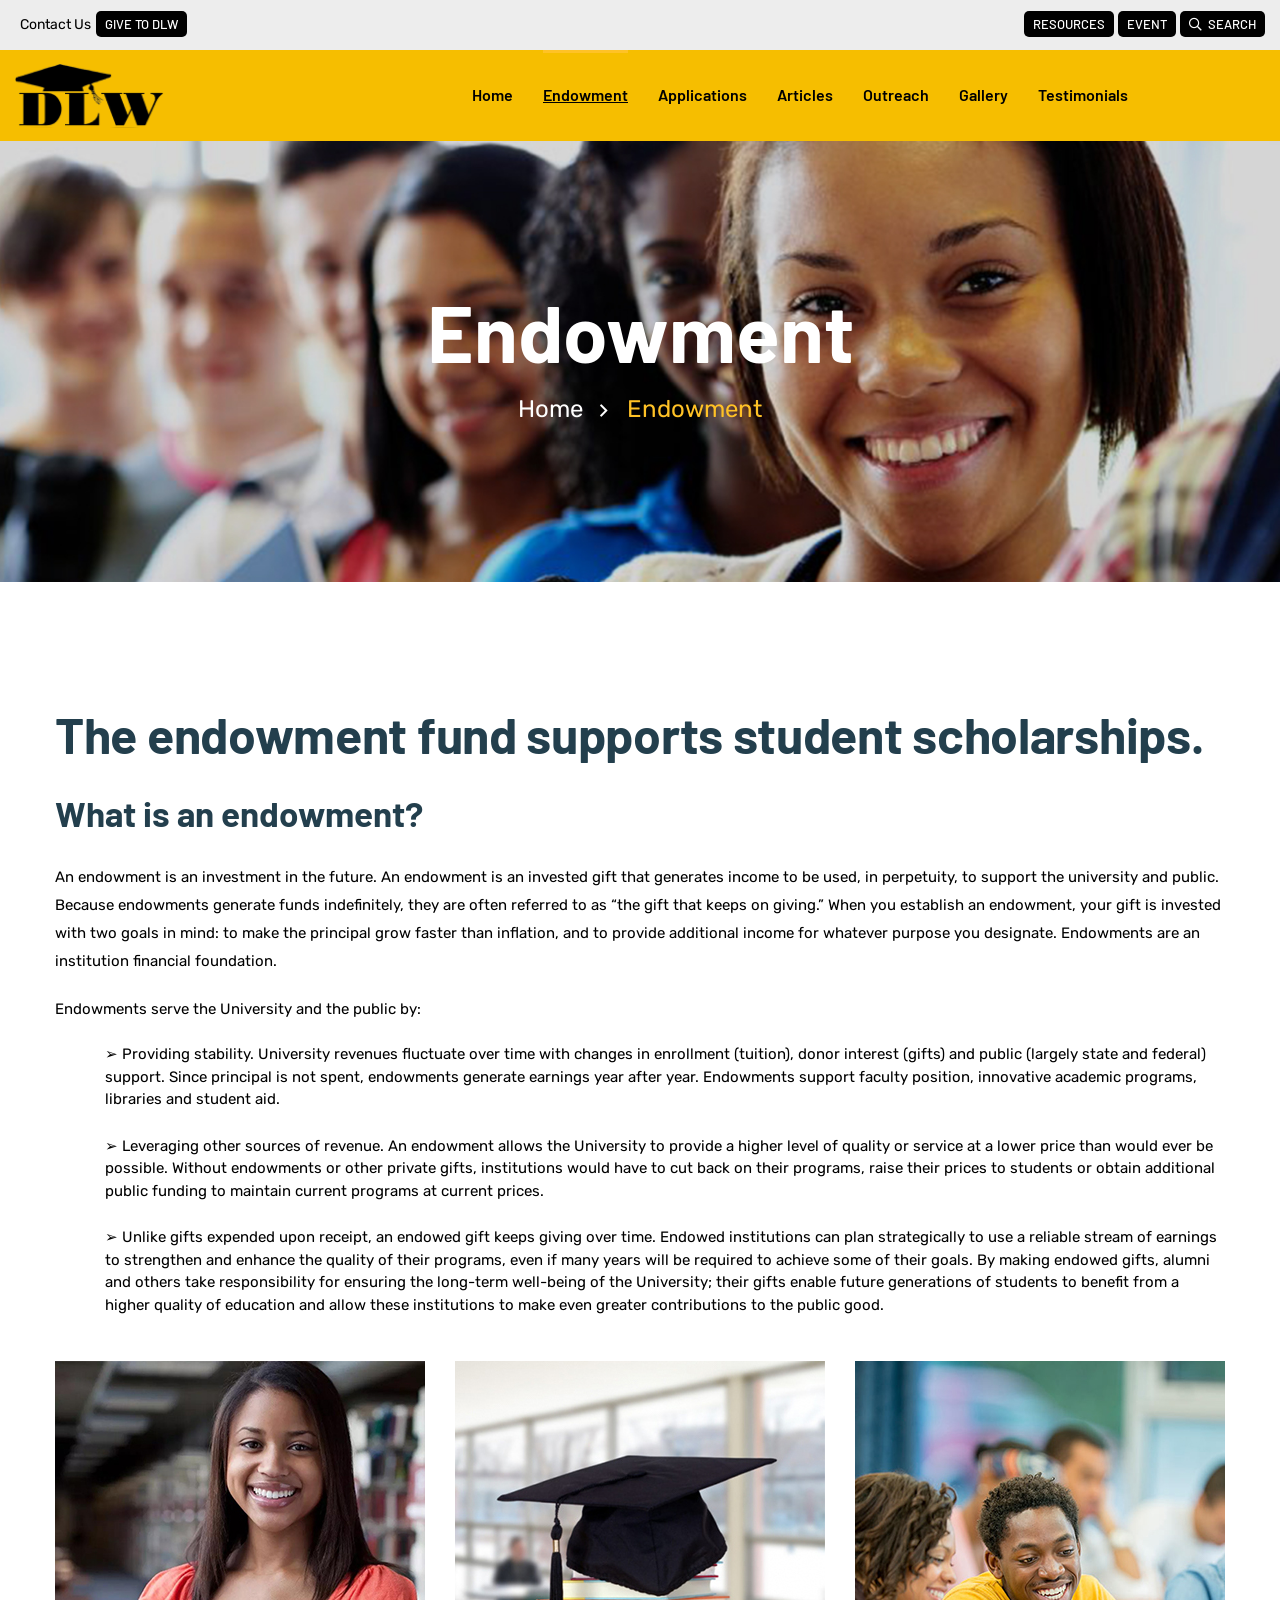
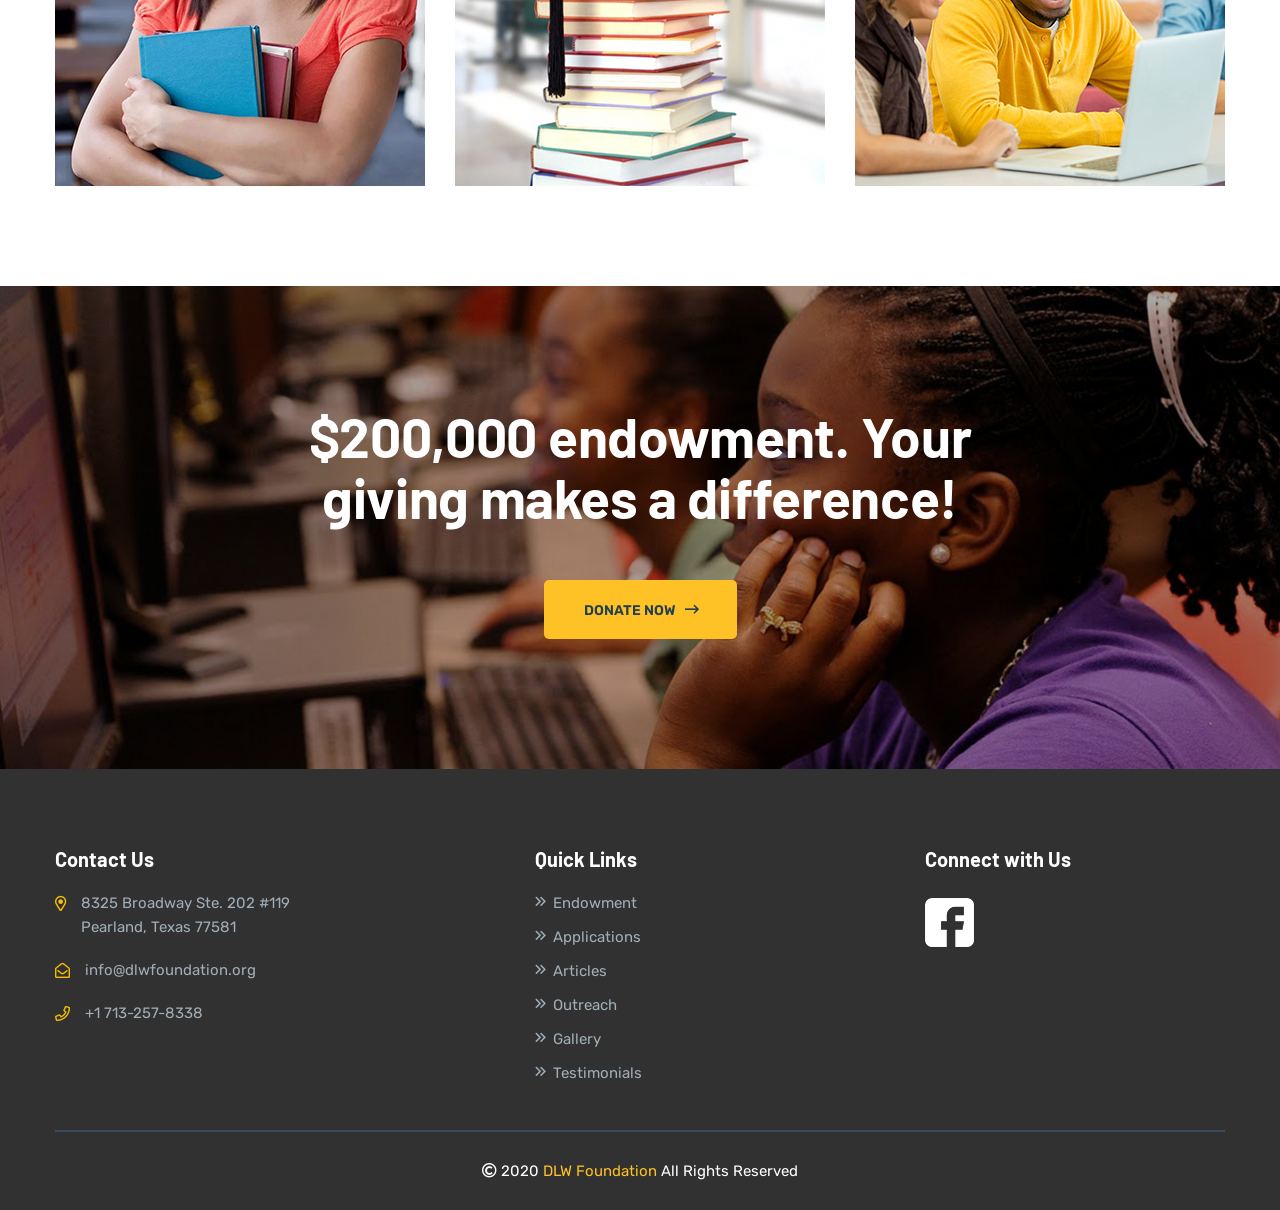
<file: endowment.html>
<!doctype html>
<html class="no-js" lang="zxx">
    <head>
        <meta charset="utf-8">
        <meta http-equiv="x-ua-compatible" content="ie=edge">
        <title>DLW Scholarship and Charitable Foundation</title>
        <meta name="description" content="">
        <meta name="viewport" content="width=device-width, initial-scale=1">

        <link rel="manifest" href="site.webmanifest">
		<link rel="shortcut icon" type="image/x-icon" href="assets/img/favicon.ico">
        <!-- Place favicon.ico in the root directory -->

		<!-- CSS here -->
        <link rel="stylesheet" href="assets/css/bootstrap.min.css">
        <link rel="stylesheet" href="assets/css/owl.carousel.min.css">
        <link rel="stylesheet" href="assets/css/animate.min.css">
        <link rel="stylesheet" href="assets/css/magnific-popup.css">
        <link rel="stylesheet" href="assets/css/fontawesome-all.min.css">
        <link rel="stylesheet" href="assets/css/themify-icons.css">
        <link rel="stylesheet" href="assets/css/meanmenu.css">
        <link rel="stylesheet" href="assets/css/slick.css">
        <link rel="stylesheet" href="assets/css/main.css">
        <link rel="stylesheet" href="assets/css/responsive.css">
        
       <!-- Custom CSS here -->
        <link rel="stylesheet" href="assets/css/custom.css">


    </head>
    <body>

        <!-- header-start -->
		<header>
            <div class="header-top-area black-bg">
                <div class="container-fluid">
                    <div class="row">
                        <div class="col-xl-6 col-lg-8 col-md-5 col-8 d-flex align-items-center">
                            <div class="header-top-wrapper">
                                <div class="header-info">
                                    <a href="contact.html"><span class="mail-header-icon"> Contact Us</span></a>
                                    <div class="header-login f-right">
                                        <a href="donate.html"> Give to DLW</a>
                                    </div>
                                </div>
                            </div>
                        </div>
                        <div class="col-xl-6 col-lg-4 col-md-7 col-4">
                            <div class="header-top-right">
                                <div class="header-login f-right" id="right-top-nav" style="background: #EDEDED">
                                    <a href="faq.html"> Resources</a>
                                    <a href="events.html"> Event</a>
                                    <a href="#"><i class="far fa-search"></i> Search</a>
                                </div>
                            </div>
                        </div>
                    </div>
                </div>
            </div>
            <div id="sticky-header" class="main-menu-area green-bg">
                <div class="container-fluid">
                    <div class="row">
                        <div class="col-xl-3 col-lg-3 d-flex align-items-center">
                            <div class="logo">
                                <a href="index.html"><img src="assets/img/logo/logo-white.png" alt="" style="width: 150px"/></a>
                            </div>
                        </div>
                        <div class="col-xl-9 col-lg-9">
                            <div class="main-menu text-center">
                                <nav id="mobile-menu">
                                    <ul>
                                        <li><a href="index.html">Home</a></li>
                                        <li class="active"><a href="endowment.html">Endowment</a></li>
                                        <li><a href="application.html">Applications</a></li>
                                        <li><a href="articles.html">Articles</a></li>
                                        <li><a href="outreach.html">Outreach</a></li>
                                        <li><a href="gallery.html">Gallery</a></li>
                                        <li><a href="testimonials.html">Testimonials</a></li>
                                    </ul>
                                </nav>
                            </div>
                        </div>
                        <div class="col-12">
                            <div class="mobile-menu"></div>
                        </div>
                    </div>
                </div>
            </div>
        </header>
        <!-- header-start -->


        <main>

            <!-- breadcrumb-area-start -->
            <div class="breadcrumb-area pt-150 pb-155" style="background-image:url(assets/img/bg/bg-13.jpg)">
                <div class="container">
                    <div class="row">
                        <div class="col-xl-12">
                            <div class="breadcrumb-text text-center">
                                <h1>Endowment</h1>
                                <ul class="breadcrumb-menu">
                                    <li><a href="index.html">home</a></li>
                                    <li><span>Endowment</span></li>
                                </ul>
                            </div>
                        </div>
                    </div>
                </div>
            </div>
            <!-- breadcrumb-area-end -->

            <!-- our-events-details-area-start -->
            <div class="our-events-details-area pt-130 pb-100">
                <div class="container">
                    <div class="row">
                        <div class="col-xl-12">
                            <div class="our-events-details-wrapper">
                                <div class="row mb-45">
                                    <div class="col-xl-12 col-lg-12 mb-30">
                                        <div class="blog-details-text">
                                            <h1>The endowment fund supports student scholarships.</h1>
                                            <h2>What is an endowment?</h2>
                                            <br>
                                            <p>An endowment is an investment in the future.  An endowment is an invested gift that generates income to be used, in perpetuity, to support the university and public.  Because endowments generate funds indefinitely, they are often referred to as “the gift that keeps on giving.”  When you establish an endowment, your gift is invested with two goals in mind: to make the principal grow faster than inflation, and to provide additional income for whatever purpose you designate. Endowments are an institution financial foundation.</p>
                                            <p>Endowments serve the University and the public by:</p>
                                            
                                            <ul class="endowment-list">
                                                <li class="endowment-text" style="color: black;margin-left: 50px;font-size: 15px">
                                                   <span>&#10146;</span>
                                                    Providing stability.  University revenues fluctuate over time with changes in enrollment (tuition), donor interest (gifts) and public (largely state and federal) support.  Since principal is not spent, endowments generate earnings year after year.  Endowments support faculty position, innovative academic programs, libraries and student aid.
                                                </li>
                                                <br>
                                                <li class="endowment-text" style="color: black;margin-left: 50px;font-size: 15px">
                                                   <span>&#10146;</span>
                                                    Leveraging other sources of revenue.  An endowment allows the University to provide a higher level of quality or service at a lower price than would ever be possible.  Without endowments or other private gifts, institutions would have to cut back on their programs, raise their prices to students or obtain additional public funding to maintain current programs at current prices.
                                                </li>
                                                <br>
                                                <li class="endowment-text" style="color: black;margin-left: 50px;font-size: 15px">
                                                   <span>&#10146;</span>
                                                    Unlike gifts expended upon receipt, an endowed gift keeps giving over time.  Endowed institutions can plan strategically to use a reliable stream of earnings to strengthen and enhance the quality of their programs, even if many years will be required to achieve some of their goals.  By making endowed gifts, alumni and others take responsibility for ensuring the long-term well-being of the University; their gifts enable future generations of students to benefit from a higher quality of education and allow these institutions to make even greater contributions to the public good.
                                                </li>
                                            </ul>
                                        </div>
                                    </div>
                                </div>
                                <div class="row">
                                    <div class="col-xl-4 col-lg-4 mb-30">
                                        <div class="our-events-details-img">
                                            <img src="assets/img/event/004.jpg" alt="">
                                        </div>
                                    </div>
                                    <div class="col-xl-4 col-lg-4 mb-30">
                                        <div class="our-events-details-img">
                                            <img src="assets/img/event/005.jpg" alt="">
                                        </div>
                                    </div>
                                    <div class="col-xl-4 col-lg-4 mb-30">
                                        <div class="our-events-details-img">
                                            <img src="assets/img/event/006.jpg" alt="">
                                        </div>
                                    </div>
                                </div>
                            </div>
                        </div>
                    </div>
                </div>
            </div>
            <!-- our-events-details-area-end -->

            <!-- cta-area-start -->
            <div class="cta-area pt-120 pb-130" style="background-image:url(assets/img/bg/bg-15.jpg)">
                <div class="container">
                    <div class="row">
                        <div class="col-xl-8 col-lg-8 offset-lg-2 offset-xl-2">
                            <div class="cta-02-wrapper text-center">
                                <div class="cta-content">
                                    <h1>$200,000 endowment. Your giving makes a difference!
                                        </h1>
                                    <div class="cta-button">
                                        <a class="btn" href="donate.html">donate now <i class="far fa-long-arrow-right"></i></a>
                                    </div>
                                </div>
                            </div>
                        </div>
                    </div>
                </div>
            </div>
            <!-- cta-area-end -->

            
        </main>

       <!-- footer-area-start -->
        <footer>
            <div class="footer-middle-area pt-80 pb-25" style="background-image:url(assets/img/bg/bg-05.jpg)">
                <div class="container">
                    <div class="row">
                        <div class="col-xl-4 col-lg-4 col-md-6">
                            <div class="footer-wrapper mb-30">
                                <h3 class="footer-title">Contact Us</h3>
                                <ul class="contact-link">
                                    <li>
                                        <div class="contact-address-icon">
                                            <i class="far fa-map-marker-alt"></i>

                                        </div>
                                        <div class="contact-address-text">
                                            <span>8325 Broadway Ste. 202 #119 <br>Pearland, Texas 77581</span>
                                        </div>
                                    </li>
                                    <li>
                                        <div class="contact-address-icon">
                                            <i class="far fa-envelope-open"></i>
                                        </div>
                                        <div class="contact-address-text">
                                            <span>info@dlwfoundation.org</span>
                                        </div>
                                    </li>
                                    <li>
                                        <div class="contact-address-icon">
                                            <i class="far fa-phone"></i>
                                        </div>
                                        <div class="contact-address-text">
                                            <span>+1 713-257-8338</span>
                                        </div>
                                    </li>
                                </ul>
                            </div>
                        </div>
                        <div class="col-xl-4 col-lg-4 col-md-6">
                            <div class="footer-wrapper pl-80 mb-30">
                                <h3 class="footer-title">Quick Links</h3>
                                <div class="footer-link">
                                    <ul>
                                        <li><a href="endowment.html">Endowment</a></li>
                                        <li><a href="application.html">Applications</a></li>
                                        <li><a href="articles.html">Articles</a></li>
                                        <li><a href="outreach.html">Outreach</a></li>
                                        <li><a href="gallery.html">Gallery</a></li>
                                        <li><a href="testimonials.html">Testimonials</a></li>
                                    </ul>
                                </div>
                            </div>
                        </div>
                        <div class="col-xl-4 col-lg-4 col-md-6">
                            <div class="footer-wrapper pl-70 mb-30">
                                <h3 class="footer-title">Connect with Us</h3>
                                <ul class="footer-2-img">
                                    <li><a href="https://www.facebook.com/dlwfoundation/" target="_blank"><img alt="" src="assets/img/instagram/01.png"> </a> </li>
                                </ul>
                            </div>
                        </div>
                    </div>
                    <div class="footer-bottom-area pt-25 mt-45">
                        <div class="row">
                            <div class="col-xl-12">
                                <div class="copyright text-center">
                                    <p><i class="far fa-copyright"></i> 2020 <a href="#">DLW Foundation</a> All Rights Reserved</p>
                                </div>
                            </div>
                        </div>
                    </div>
                </div>
            </div>
        </footer>
        <!-- footer-area-end -->




		<!-- JS here -->
        <script src="assets/js/vendor/modernizr-3.5.0.min.js"></script>
        <script src="assets/js/vendor/jquery-1.12.4.min.js"></script>
        <script src="assets/js/popper.min.js"></script>
        <script src="assets/js/bootstrap.min.js"></script>
        <script src="assets/js/owl.carousel.min.js"></script>
        <script src="assets/js/isotope.pkgd.min.js"></script>
        <script src="assets/js/slick.min.js"></script>
        <script src="assets/js/jquery.meanmenu.min.js"></script>
        <script src="assets/js/ajax-form.js"></script>
        <script src="assets/js/wow.min.js"></script>
        <script src="assets/js/jquery.scrollUp.min.js"></script>
        <script src="assets/js/jquery.counterup.min.js"></script>
        <script src="assets/js/waypoints.min.js"></script>
        <script src="assets/js/imagesloaded.pkgd.min.js"></script>
        <script src="assets/js/jquery.knob.js"></script>
        <script src="assets/js/jquery.appear.js"></script>
        <script src="assets/js/jquery.magnific-popup.min.js"></script>
        <script src="assets/js/plugins.js"></script>
        <script src="assets/js/main.js"></script>


    </body>
</html>
</file>
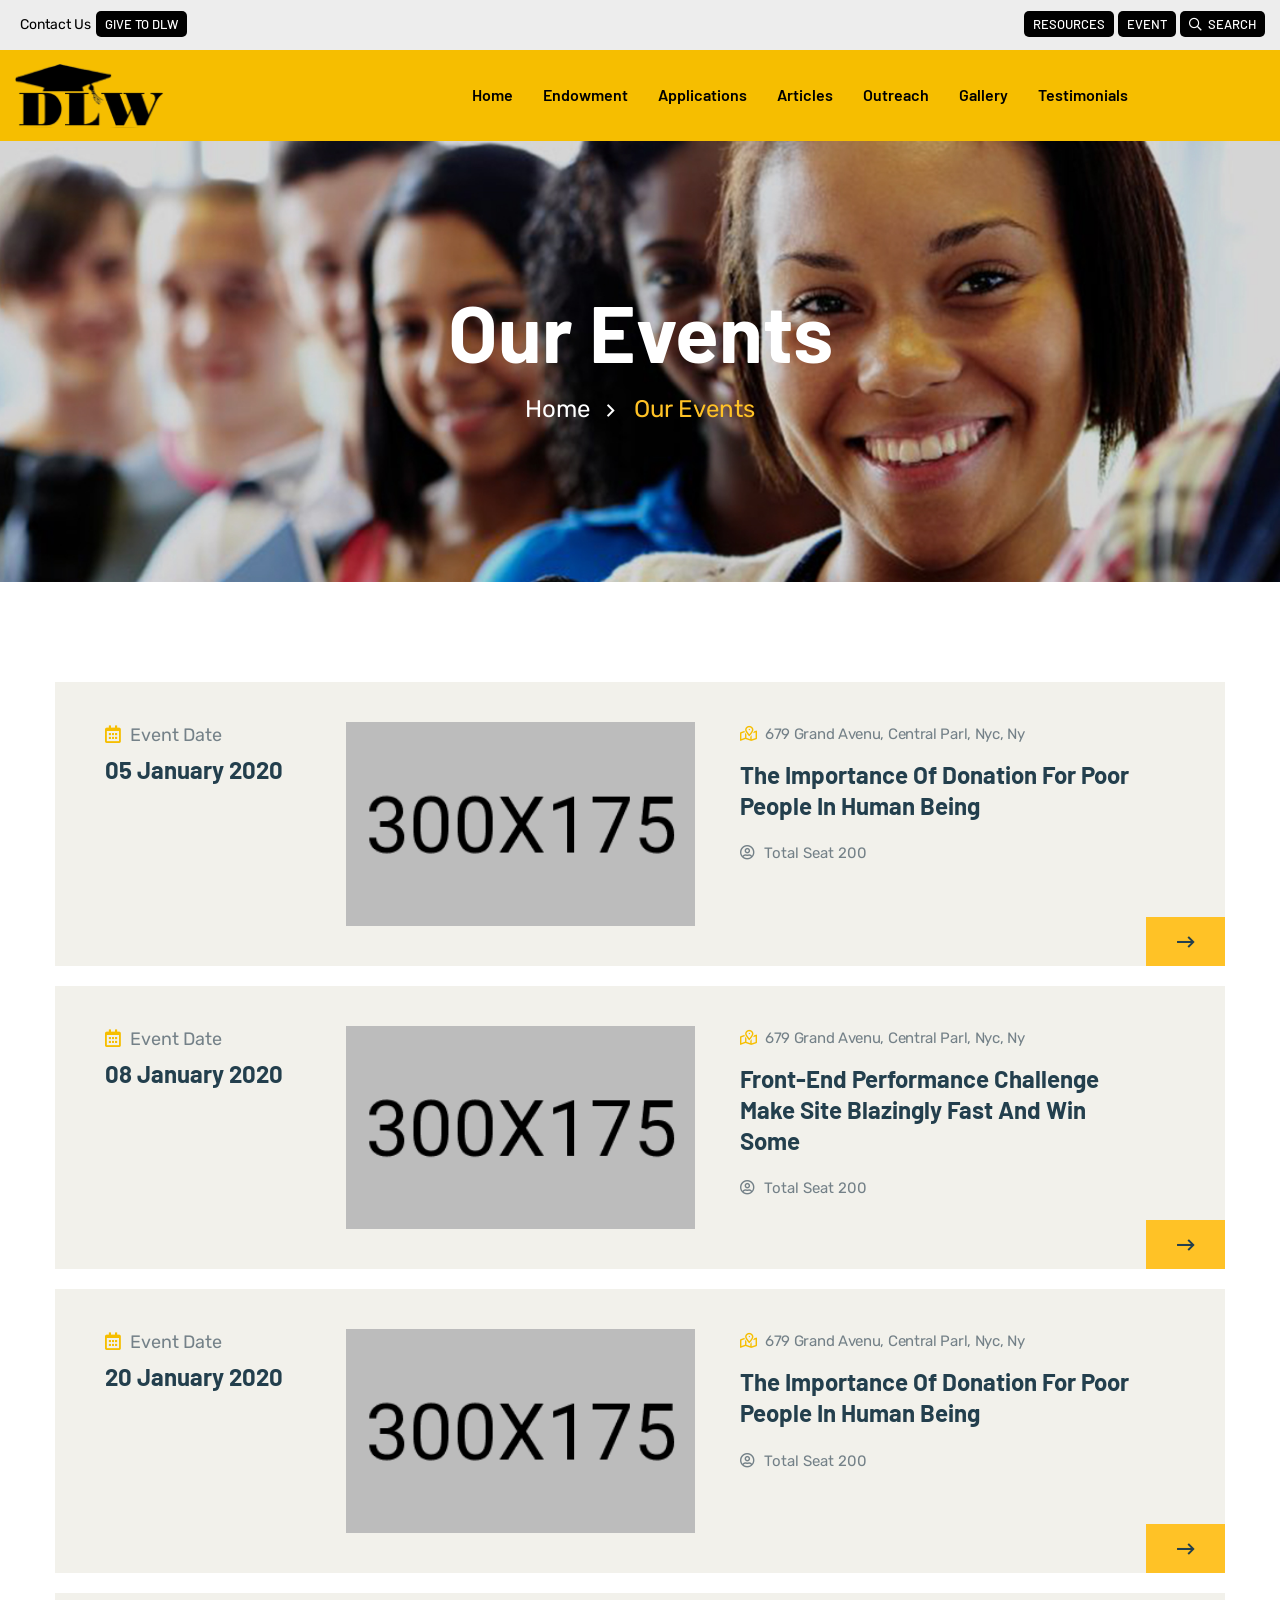
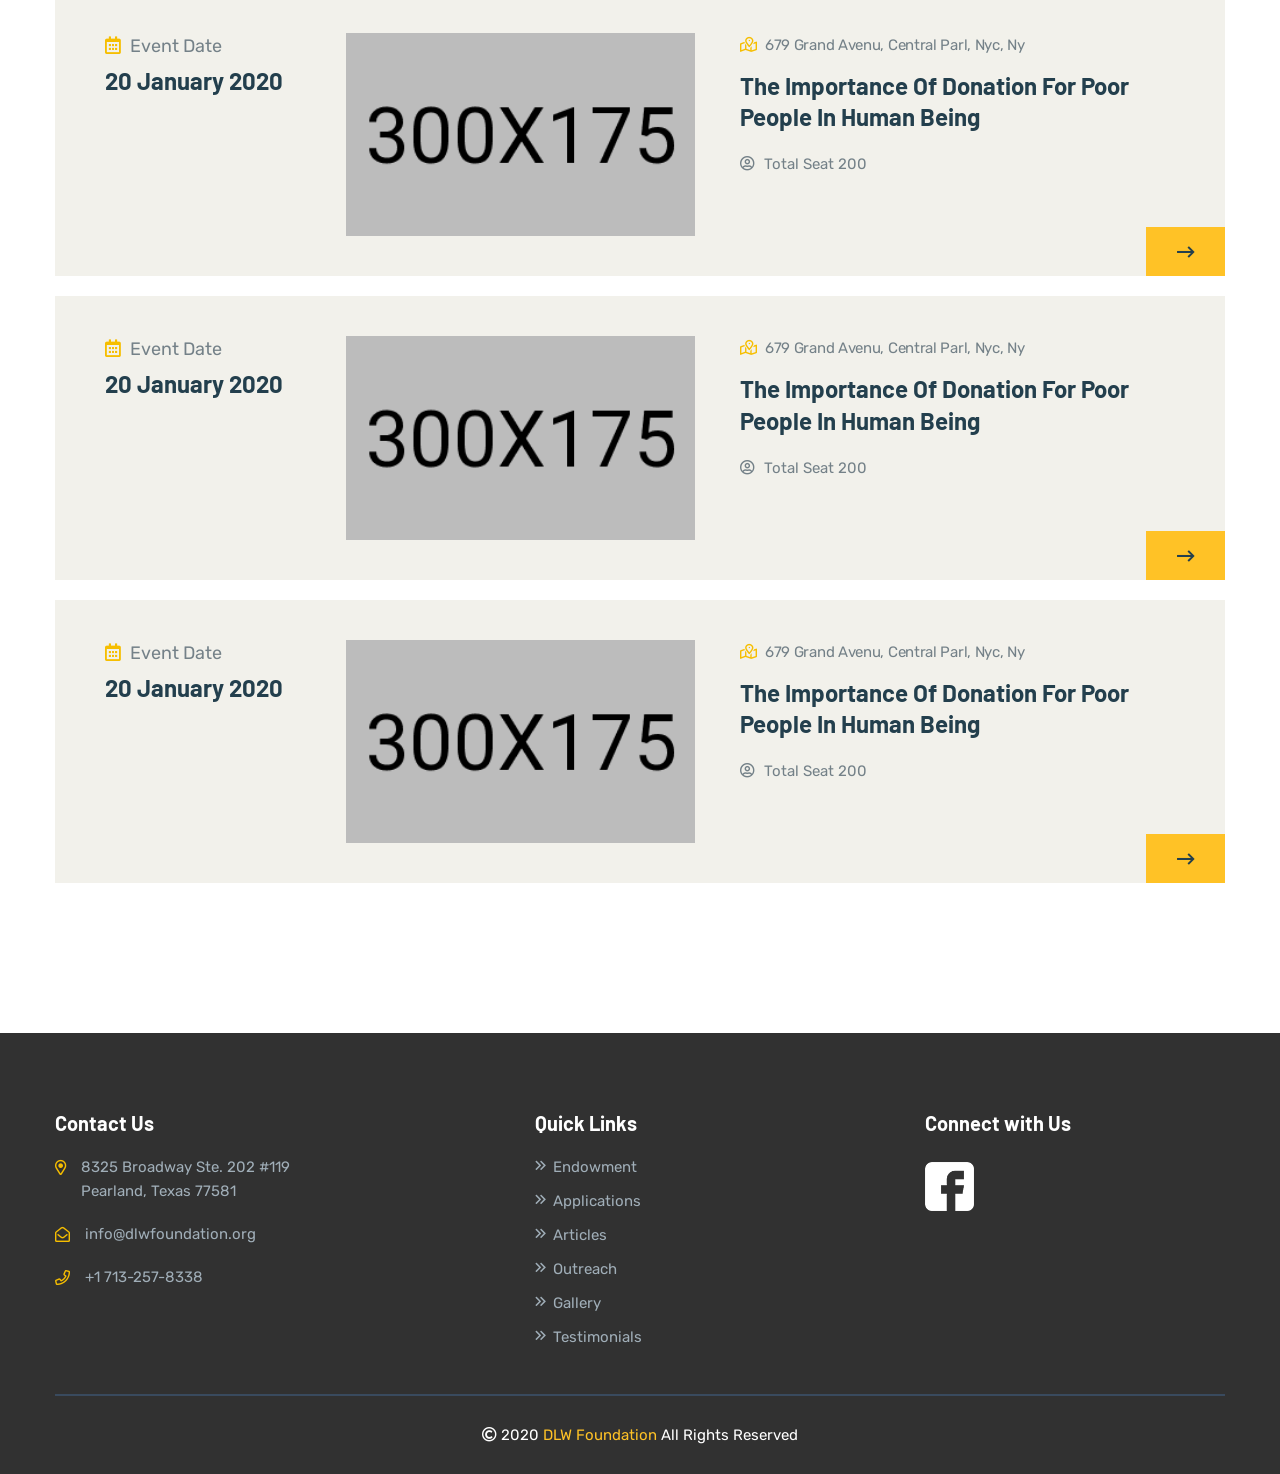
<file: events.html>
<!doctype html>
<html class="no-js" lang="zxx">
    <head>
        <meta charset="utf-8">
        <meta http-equiv="x-ua-compatible" content="ie=edge">
        <title>DLW Scholarship and Charitable Foundation</title>
        <meta name="description" content="">
        <meta name="viewport" content="width=device-width, initial-scale=1">

        <link rel="manifest" href="site.webmanifest">
		<link rel="shortcut icon" type="image/x-icon" href="assets/img/favicon.ico">
        <!-- Place favicon.ico in the root directory -->

		<!-- CSS here -->
        <link rel="stylesheet" href="assets/css/bootstrap.min.css">
        <link rel="stylesheet" href="assets/css/owl.carousel.min.css">
        <link rel="stylesheet" href="assets/css/animate.min.css">
        <link rel="stylesheet" href="assets/css/magnific-popup.css">
        <link rel="stylesheet" href="assets/css/fontawesome-all.min.css">
        <link rel="stylesheet" href="assets/css/themify-icons.css">
        <link rel="stylesheet" href="assets/css/meanmenu.css">
        <link rel="stylesheet" href="assets/css/slick.css">
        <link rel="stylesheet" href="assets/css/main.css">
        <link rel="stylesheet" href="assets/css/responsive.css">
        
        <!-- Custom CSS here -->
        <link rel="stylesheet" href="assets/css/custom.css">

    </head>
    <body>

       <!-- header-start -->
		<header>
            <div class="header-top-area black-bg">
                <div class="container-fluid">
                    <div class="row">
                        <div class="col-xl-6 col-lg-8 col-md-5 col-8 d-flex align-items-center">
                            <div class="header-top-wrapper">
                                <div class="header-info">
                                    <a href="contact.html"><span class="mail-header-icon"> Contact Us</span></a>
                                    <div class="header-login f-right">
                                        <a href="donate.html"> Give to DLW</a>
                                    </div>
                                </div>
                            </div>
                        </div>
                        <div class="col-xl-6 col-lg-4 col-md-7 col-4">
                            <div class="header-top-right">
                                <div class="header-login f-right" id="right-top-nav" style="background: #EDEDED">
                                    <a href="faq.html"> Resources</a>
                                    <a href="events.html"> Event</a>
                                    <a href="#"><i class="far fa-search"></i> Search</a>
                                </div>
                            </div>
                        </div>
                    </div>
                </div>
            </div>
            <div id="sticky-header" class="main-menu-area green-bg">
                <div class="container-fluid">
                    <div class="row">
                        <div class="col-xl-3 col-lg-3 d-flex align-items-center">
                            <div class="logo">
                                <a href="index.html"><img src="assets/img/logo/logo-white.png" alt="" style="width: 150px"/></a>
                            </div>
                        </div>
                        <div class="col-xl-9 col-lg-9">
                            <div class="main-menu text-center">
                                <nav id="mobile-menu">
                                    <ul>
                                        <li><a href="index.html">Home</a></li>
                                        <li><a href="endowment.html">Endowment</a></li>
                                        <li><a href="application.html">Applications</a></li>
                                        <li><a href="articles.html">Articles</a></li>
                                        <li><a href="outreach.html">Outreach</a></li>
                                        <li><a href="gallery.html">Gallery</a></li>
                                        <li><a href="testimonials.html">Testimonials</a></li>
                                    </ul>
                                </nav>
                            </div>
                        </div>
                        <div class="col-12">
                            <div class="mobile-menu"></div>
                        </div>
                    </div>
                </div>
            </div>
        </header>
        <!-- header-start -->


        <main>

            <!-- breadcrumb-area-start -->
            <div class="breadcrumb-area pt-150 pb-155" style="background-image:url(assets/img/bg/bg-13.jpg)">
                <div class="container">
                    <div class="row">
                        <div class="col-xl-12">
                            <div class="breadcrumb-text text-center">
                                <h1>Our Events </h1>
                                <ul class="breadcrumb-menu">
                                    <li><a href="index.html">home</a></li>
                                    <li><span>Our Events</span></li>
                                </ul>
                            </div>
                        </div>
                    </div>
                </div>
            </div>
            <!-- breadcrumb-area-end -->

            <!-- event-area-start -->
            <div class="event-area pt-130 pb-130">
                <div class="container">
                    <div class="event-bg event-bg-03 pos-rel mb-30">
                        <div class="row">
                            <div class="col-xl-3 col-lg-3">
                                <div class="event-content mb-20">
                                    <span><i class="far fa-calendar-alt"></i> Event Date</span>
                                    <h3>05 January 2020</h3>
                                </div>
                            </div>
                            <div class="col-xl-4 col-lg-4">
                                <div class="event-img mb-20">
                                    <a href="events-details.html"><img src="assets/img/event/01.jpg" alt=""></a>
                                </div>
                            </div>
                            <div class="col-xl-5 col-lg-5">
                                <div class="event-wrapper mb-20 ">
                                    <div class="event-text">
                                        <span><i class="far fa-map-marked-alt"></i> 679 Grand Avenu, Central Parl, Nyc, Ny</span>
                                        <h3><a href="events-details.html">The Importance Of Donation For Poor People In Human Being</a></h3>
                                    </div>
                                    <div class="event-meta">
                                        <span><i class="far fa-user-circle"></i> Total Seat 200</span>
                                    </div>

                                </div>
                            </div>
                        </div>
                        <div class="evt-button">
                            <a href="events-details.html"><i class="far fa-long-arrow-right"></i></a>
                        </div>
                    </div>
                    <div class="event-bg event-bg-03 pos-rel mb-30">
                        <div class="row">
                            <div class="col-xl-3 col-lg-3">
                                <div class="event-content mb-20">
                                    <span><i class="far fa-calendar-alt"></i> Event Date</span>
                                    <h3>08 January 2020</h3>
                                </div>
                            </div>
                            <div class="col-xl-4 col-lg-4">
                                <div class="event-img mb-20">
                                    <a href="events-details.html"><img src="assets/img/event/02.jpg" alt=""></a>
                                </div>
                            </div>
                            <div class="col-xl-5 col-lg-5">
                                <div class="event-wrapper mb-20 ">
                                    <div class="event-text">
                                        <span><i class="far fa-map-marked-alt"></i> 679 Grand Avenu, Central Parl, Nyc, Ny</span>
                                        <h3><a href="events-details.html">Front-End Performance Challenge Make
                                            Site Blazingly Fast And Win Some</a></h3>
                                    </div>
                                    <div class="event-meta">
                                        <span><i class="far fa-user-circle"></i> Total Seat 200</span>
                                    </div>

                                </div>
                            </div>
                        </div>
                        <div class="evt-button">
                            <a href="events-details.html"><i class="far fa-long-arrow-right"></i></a>
                        </div>
                    </div>
                    <div class="event-bg event-bg-03 pos-rel mb-30">
                        <div class="row">
                            <div class="col-xl-3 col-lg-3">
                                <div class="event-content mb-20">
                                    <span><i class="far fa-calendar-alt"></i> Event Date</span>
                                    <h3>20 January 2020</h3>
                                </div>
                            </div>
                            <div class="col-xl-4 col-lg-4">
                                <div class="event-img mb-20">
                                    <a href="events-details.html"><img src="assets/img/event/03.jpg" alt=""></a>
                                </div>
                            </div>
                            <div class="col-xl-5 col-lg-5">
                                <div class="event-wrapper mb-20 ">
                                    <div class="event-text">
                                        <span><i class="far fa-map-marked-alt"></i> 679 Grand Avenu, Central Parl, Nyc, Ny</span>
                                        <h3><a href="events-details.html">The Importance Of Donation For Poor People In Human Being</a></h3>
                                    </div>
                                    <div class="event-meta">
                                        <span><i class="far fa-user-circle"></i> Total Seat 200</span>
                                    </div>

                                </div>
                            </div>
                        </div>
                        <div class="evt-button">
                            <a href="events-details.html"><i class="far fa-long-arrow-right"></i></a>
                        </div>
                    </div>
                    <div class="event-bg event-bg-03 pos-rel mb-30">
                        <div class="row">
                            <div class="col-xl-3 col-lg-3">
                                <div class="event-content mb-20">
                                    <span><i class="far fa-calendar-alt"></i> Event Date</span>
                                    <h3>20 January 2020</h3>
                                </div>
                            </div>
                            <div class="col-xl-4 col-lg-4">
                                <div class="event-img mb-20">
                                    <a href="events-details.html"><img src="assets/img/event/04.jpg" alt=""></a>
                                </div>
                            </div>
                            <div class="col-xl-5 col-lg-5">
                                <div class="event-wrapper mb-20 ">
                                    <div class="event-text">
                                        <span><i class="far fa-map-marked-alt"></i> 679 Grand Avenu, Central Parl, Nyc, Ny</span>
                                        <h3><a href="events-details.html">The Importance Of Donation For Poor People In Human Being</a></h3>
                                    </div>
                                    <div class="event-meta">
                                        <span><i class="far fa-user-circle"></i> Total Seat 200</span>
                                    </div>

                                </div>
                            </div>
                        </div>
                        <div class="evt-button">
                            <a href="events-details.html"><i class="far fa-long-arrow-right"></i></a>
                        </div>
                    </div>
                    <div class="event-bg event-bg-03 pos-rel mb-30">
                        <div class="row">
                            <div class="col-xl-3 col-lg-3">
                                <div class="event-content mb-20">
                                    <span><i class="far fa-calendar-alt"></i> Event Date</span>
                                    <h3>20 January 2020</h3>
                                </div>
                            </div>
                            <div class="col-xl-4 col-lg-4">
                                <div class="event-img mb-20">
                                    <a href="events-details.html"><img src="assets/img/event/05.jpg" alt=""></a>
                                </div>
                            </div>
                            <div class="col-xl-5 col-lg-5">
                                <div class="event-wrapper mb-20 ">
                                    <div class="event-text">
                                        <span><i class="far fa-map-marked-alt"></i> 679 Grand Avenu, Central Parl, Nyc, Ny</span>
                                        <h3><a href="events-details.html">The Importance Of Donation For Poor People In Human Being</a></h3>
                                    </div>
                                    <div class="event-meta">
                                        <span><i class="far fa-user-circle"></i> Total Seat 200</span>
                                    </div>

                                </div>
                            </div>
                        </div>
                        <div class="evt-button">
                            <a href="events-details.html"><i class="far fa-long-arrow-right"></i></a>
                        </div>
                    </div>
                    <div class="event-bg event-bg-03 pos-rel mb-30">
                        <div class="row">
                            <div class="col-xl-3 col-lg-3">
                                <div class="event-content mb-20">
                                    <span><i class="far fa-calendar-alt"></i> Event Date</span>
                                    <h3>20 January 2020</h3>
                                </div>
                            </div>
                            <div class="col-xl-4 col-lg-4">
                                <div class="event-img mb-20">
                                    <a href="events-details.html"><img src="assets/img/event/06.jpg" alt=""></a>
                                </div>
                            </div>
                            <div class="col-xl-5 col-lg-5">
                                <div class="event-wrapper mb-20 ">
                                    <div class="event-text">
                                        <span><i class="far fa-map-marked-alt"></i> 679 Grand Avenu, Central Parl, Nyc, Ny</span>
                                        <h3><a href="events-details.html">The Importance Of Donation For Poor People In Human Being</a></h3>
                                    </div>
                                    <div class="event-meta">
                                        <span><i class="far fa-user-circle"></i> Total Seat 200</span>
                                    </div>

                                </div>
                            </div>
                        </div>
                        <div class="evt-button">
                            <a href="events-details.html"><i class="far fa-long-arrow-right"></i></a>
                        </div>
                    </div>
                    <!--
                    <div class="row">
                        <div class="col-xl-12">
                            <div class="event-button mt-30 text-center">
                                <a class="btn red-btn" href="events.html">view all events <i class="far fa-long-arrow-right"></i></a>
                            </div>
                        </div>
                    </div> -->
                </div>
            </div>
            <!-- event-area-end -->
        </main>

       <!-- footer-area-start -->
        <footer>
            <div class="footer-middle-area pt-80 pb-25" style="background-image:url(assets/img/bg/bg-05.jpg)">
                <div class="container">
                    <div class="row">
                        <div class="col-xl-4 col-lg-4 col-md-6">
                            <div class="footer-wrapper mb-30">
                                <h3 class="footer-title">Contact Us</h3>
                                <ul class="contact-link">
                                    <li>
                                        <div class="contact-address-icon">
                                            <i class="far fa-map-marker-alt"></i>

                                        </div>
                                        <div class="contact-address-text">
                                            <span>8325 Broadway Ste. 202 #119 <br>Pearland, Texas 77581</span>
                                        </div>
                                    </li>
                                    <li>
                                        <div class="contact-address-icon">
                                            <i class="far fa-envelope-open"></i>
                                        </div>
                                        <div class="contact-address-text">
                                            <span>info@dlwfoundation.org</span>
                                        </div>
                                    </li>
                                    <li>
                                        <div class="contact-address-icon">
                                            <i class="far fa-phone"></i>
                                        </div>
                                        <div class="contact-address-text">
                                            <span>+1 713-257-8338</span>
                                        </div>
                                    </li>
                                </ul>
                            </div>
                        </div>
                        <div class="col-xl-4 col-lg-4 col-md-6">
                            <div class="footer-wrapper pl-80 mb-30">
                                <h3 class="footer-title">Quick Links</h3>
                                <div class="footer-link">
                                    <ul>
                                        <li><a href="endowment.html">Endowment</a></li>
                                        <li><a href="application.html">Applications</a></li>
                                        <li><a href="articles.html">Articles</a></li>
                                        <li><a href="outreach.html">Outreach</a></li>
                                        <li><a href="gallery.html">Gallery</a></li>
                                        <li><a href="testimonials.html">Testimonials</a></li>
                                    </ul>
                                </div>
                            </div>
                        </div>
                        <div class="col-xl-4 col-lg-4 col-md-6">
                            <div class="footer-wrapper pl-70 mb-30">
                                <h3 class="footer-title">Connect with Us</h3>
                                <ul class="footer-2-img">
                                    <li><a href="https://www.facebook.com/dlwfoundation/" target="_blank"><img alt="" src="assets/img/instagram/01.png"> </a> </li>
                                </ul>
                            </div>
                        </div>
                    </div>
                    <div class="footer-bottom-area pt-25 mt-45">
                        <div class="row">
                            <div class="col-xl-12">
                                <div class="copyright text-center">
                                    <p><i class="far fa-copyright"></i> 2020 <a href="#">DLW Foundation</a> All Rights Reserved</p>
                                </div>
                            </div>
                        </div>
                    </div>
                </div>
            </div>
        </footer>
        <!-- footer-area-end -->






		<!-- JS here -->
        <script src="assets/js/vendor/modernizr-3.5.0.min.js"></script>
        <script src="assets/js/vendor/jquery-1.12.4.min.js"></script>
        <script src="assets/js/popper.min.js"></script>
        <script src="assets/js/bootstrap.min.js"></script>
        <script src="assets/js/owl.carousel.min.js"></script>
        <script src="assets/js/isotope.pkgd.min.js"></script>
        <script src="assets/js/slick.min.js"></script>
        <script src="assets/js/jquery.meanmenu.min.js"></script>
        <script src="assets/js/ajax-form.js"></script>
        <script src="assets/js/wow.min.js"></script>
        <script src="assets/js/jquery.scrollUp.min.js"></script>
        <script src="assets/js/jquery.counterup.min.js"></script>
        <script src="assets/js/waypoints.min.js"></script>
        <script src="assets/js/imagesloaded.pkgd.min.js"></script>
        <script src="assets/js/jquery.knob.js"></script>
        <script src="assets/js/jquery.appear.js"></script>
        <script src="assets/js/jquery.magnific-popup.min.js"></script>
        <script src="assets/js/plugins.js"></script>
        <script src="assets/js/main.js"></script>

    </body>
</html>
</file>
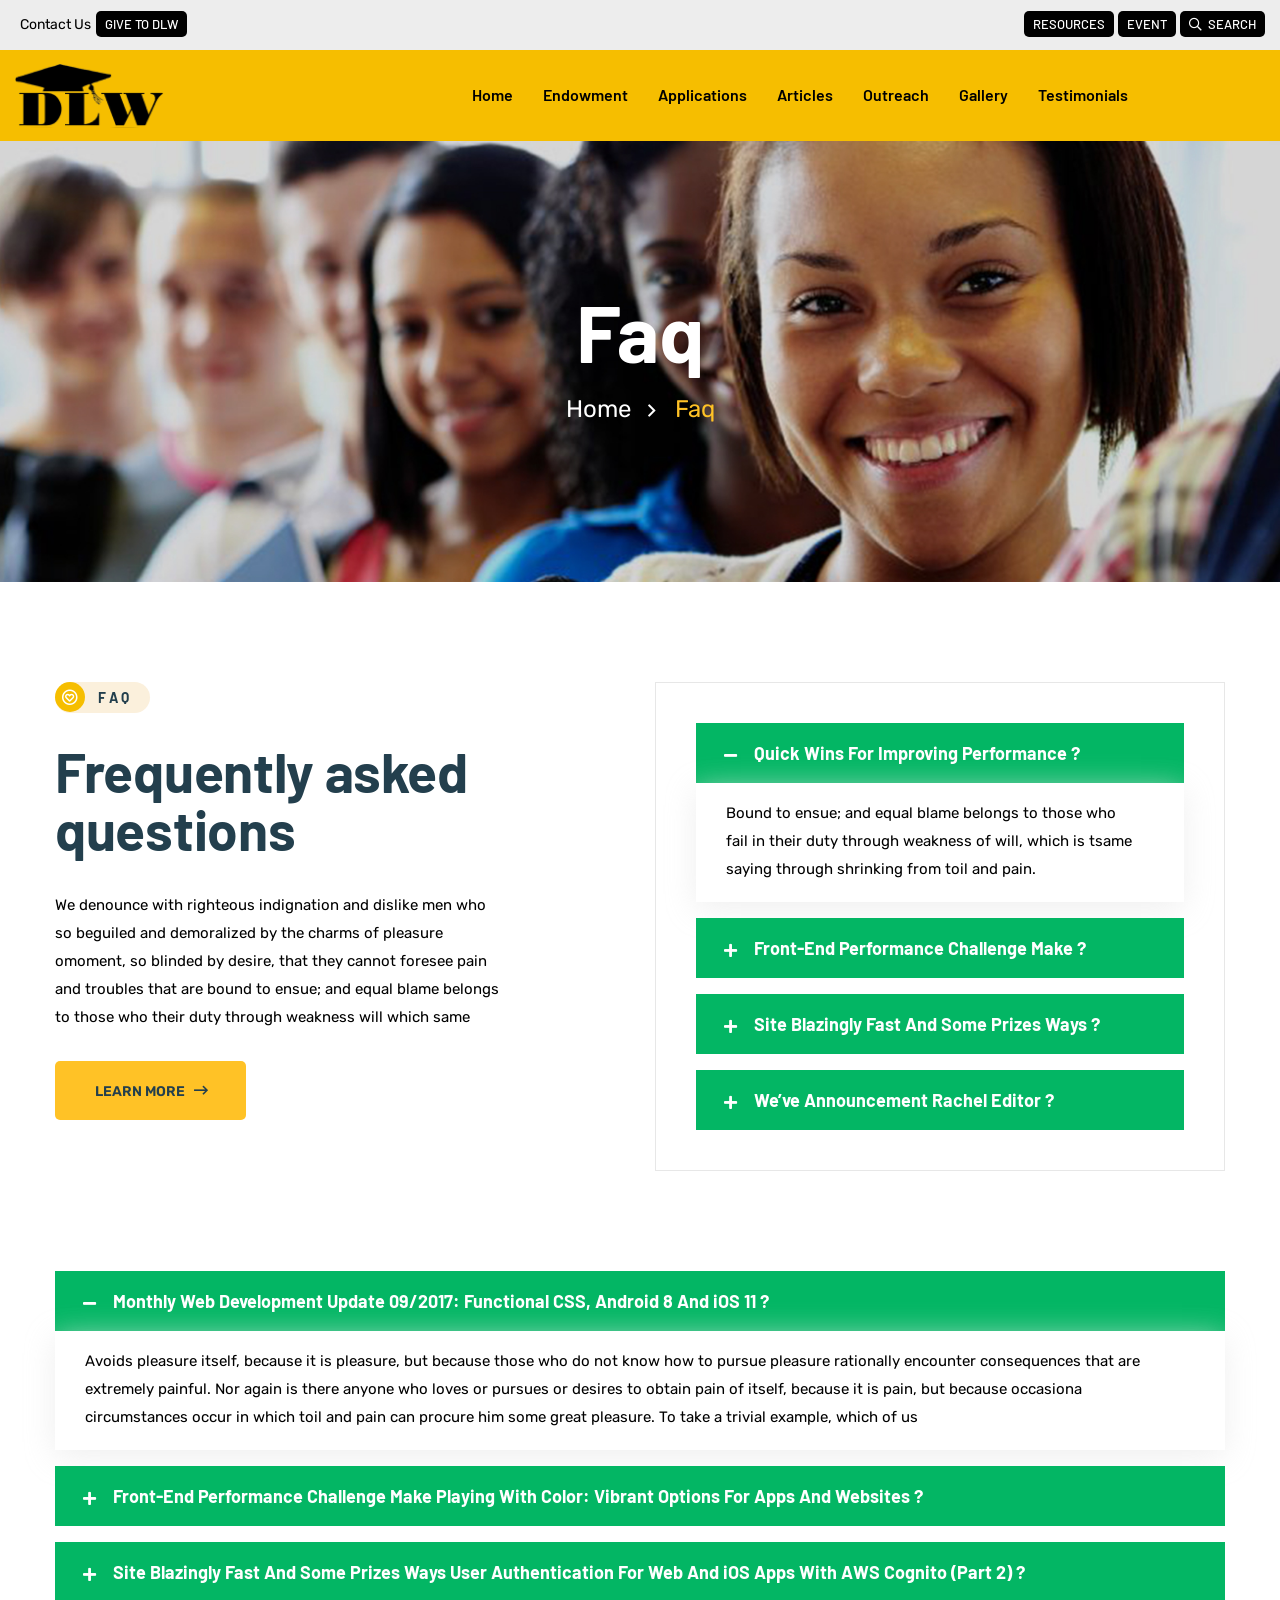
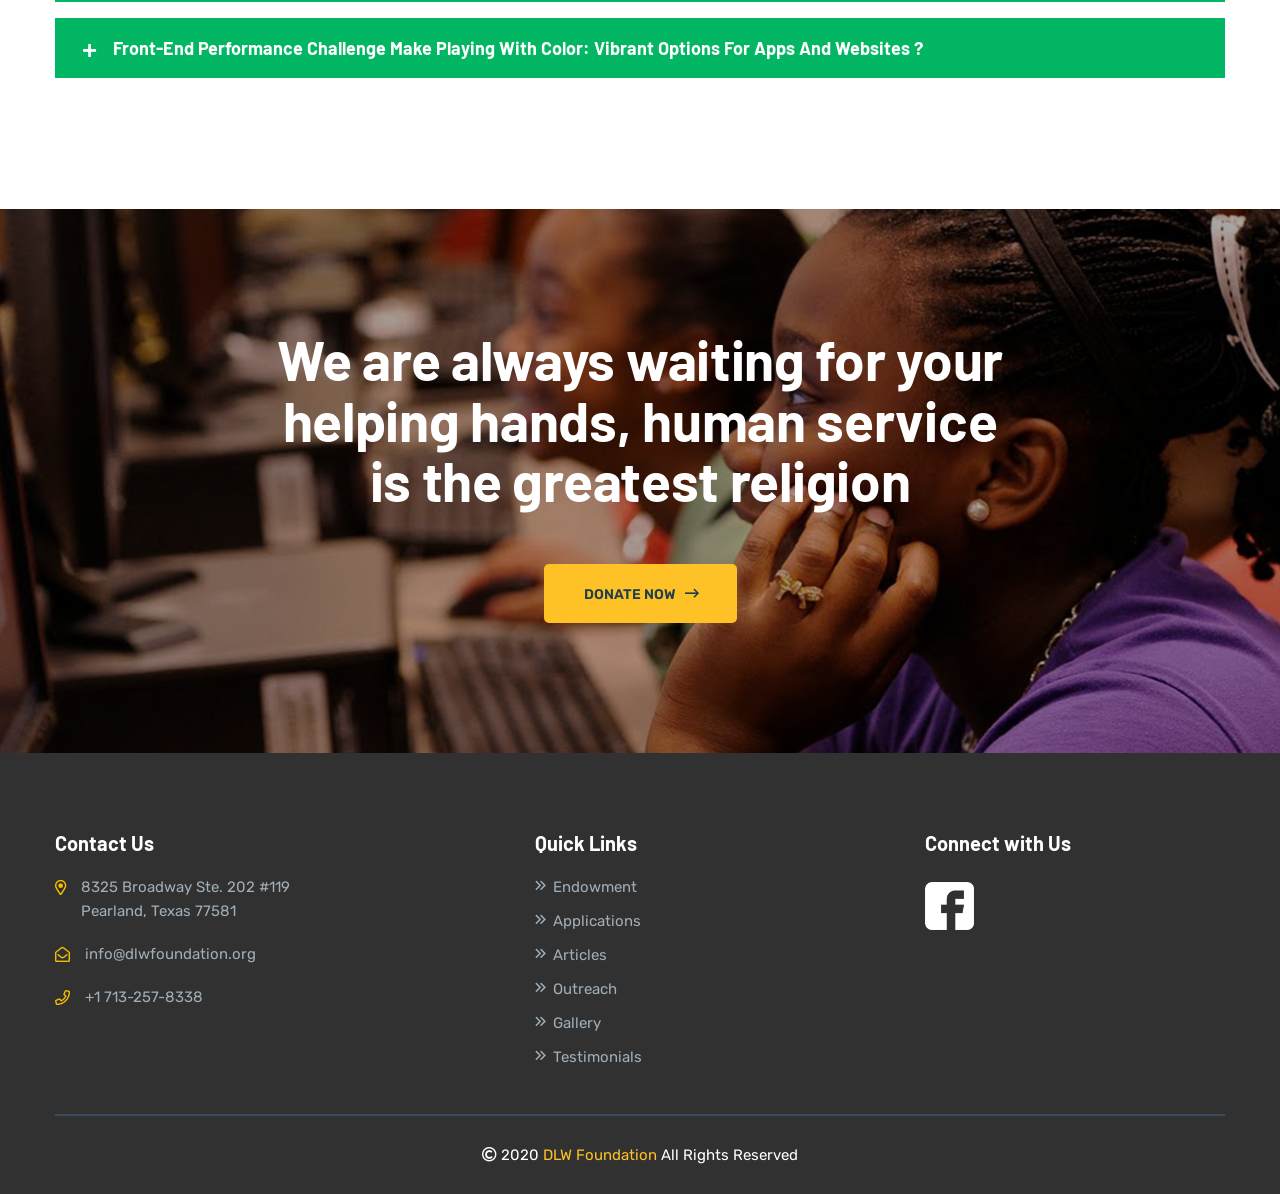
<file: faq.html>
<!doctype html>
<html class="no-js" lang="zxx">
    <head>
        <meta charset="utf-8">
        <meta http-equiv="x-ua-compatible" content="ie=edge">
        <title>DLW Scholarship and Charitable Foundation</title>
        <meta name="description" content="">
        <meta name="viewport" content="width=device-width, initial-scale=1">

        <link rel="manifest" href="site.webmanifest">
		<link rel="shortcut icon" type="image/x-icon" href="assets/img/favicon.ico">
        <!-- Place favicon.ico in the root directory -->

		<!-- CSS here -->
        <link rel="stylesheet" href="assets/css/bootstrap.min.css">
        <link rel="stylesheet" href="assets/css/owl.carousel.min.css">
        <link rel="stylesheet" href="assets/css/animate.min.css">
        <link rel="stylesheet" href="assets/css/magnific-popup.css">
        <link rel="stylesheet" href="assets/css/fontawesome-all.min.css">
        <link rel="stylesheet" href="assets/css/themify-icons.css">
        <link rel="stylesheet" href="assets/css/meanmenu.css">
        <link rel="stylesheet" href="assets/css/slick.css">
        <link rel="stylesheet" href="assets/css/main.css">
        <link rel="stylesheet" href="assets/css/responsive.css">
        
        <!-- Custom CSS here -->
        <link rel="stylesheet" href="assets/css/custom.css">

    </head>
    <body>

        <!-- header-start -->
		<header>
            <div class="header-top-area black-bg">
                <div class="container-fluid">
                    <div class="row">
                        <div class="col-xl-6 col-lg-8 col-md-5 col-8 d-flex align-items-center">
                            <div class="header-top-wrapper">
                                <div class="header-info">
                                    <a href="contact.html"><span class="mail-header-icon"> Contact Us</span></a>
                                    <div class="header-login f-right">
                                        <a href="donate.html"> Give to DLW</a>
                                    </div>
                                </div>
                            </div>
                        </div>
                        <div class="col-xl-6 col-lg-4 col-md-7 col-4">
                            <div class="header-top-right">
                                <div class="header-login f-right" id="right-top-nav" style="background: #EDEDED">
                                    <a href="resources.html"> Resources</a>
                                    <a href="events.html"> Event</a>
                                    <a href="#"><i class="far fa-search"></i> Search</a>
                                </div>
                            </div>
                        </div>
                    </div>
                </div>
            </div>
            <div id="sticky-header" class="main-menu-area green-bg">
                <div class="container-fluid">
                    <div class="row">
                        <div class="col-xl-3 col-lg-3 d-flex align-items-center">
                            <div class="logo">
                                <a href="index.html"><img src="assets/img/logo/logo-white.png" alt="" style="width: 150px"/></a>
                            </div>
                        </div>
                        <div class="col-xl-9 col-lg-9">
                            <div class="main-menu text-center">
                                <nav id="mobile-menu">
                                    <ul>
                                        <li><a href="index.html">Home</a></li>
                                        <li><a href="endowment.html">Endowment</a></li>
                                        <li><a href="application.html">Applications</a></li>
                                        <li><a href="articles.html">Articles</a></li>
                                        <li><a href="outreach.html">Outreach</a></li>
                                        <li><a href="gallery.html">Gallery</a></li>
                                        <li><a href="testimonials.html">Testimonials</a></li>
                                    </ul>
                                </nav>
                            </div>
                        </div>
                        <div class="col-12">
                            <div class="mobile-menu"></div>
                        </div>
                    </div>
                </div>
            </div>
        </header>
        <!-- header-start -->


        <main>

            <!-- breadcrumb-area-start -->
            <div class="breadcrumb-area pt-150 pb-155" style="background-image:url(assets/img/bg/bg-13.jpg)">
                <div class="container">
                    <div class="row">
                        <div class="col-xl-12">
                            <div class="breadcrumb-text text-center">
                                <h1>faq</h1>
                                <ul class="breadcrumb-menu">
                                    <li><a href="index.html">home</a></li>
                                    <li><span>faq</span></li>
                                </ul>
                            </div>
                        </div>
                    </div>
                </div>
            </div>
            <!-- breadcrumb-area-end -->

            <!-- faq-area-start -->
            <div class="faq-area pt-130 pb-100">
                <div class="container">
                    <div class="row">
                        <div class="col-xl-6 col-lg-6 mb-30">
                            <div class="faq-wrapper">
                                <div class="section-title">
                                    <span><i class="far fa-heart-circle"></i> F A Q</span>
                                    <h1>Frequently asked questions</h1>
                                    <p>We denounce with righteous indignation and dislike men who so beguiled and demoralized by the charms of pleasure omoment, so blinded by desire, that they cannot foresee pain and troubles that are bound to ensue; and equal blame belongs to those who their duty through weakness will which same</p>
                                </div>
                                <div class="faq-button mt-30">
                                    <a class="btn" href="about-us.html">learn more <i class="far fa-long-arrow-right"></i></a>
                                </div>
                            </div>
                        </div>
                        <div class="col-xl-6 col-lg-6">
                            <div class="faq-box mb-30">
                                <div id="accordion1">
                                    <div class="card">
                                        <div class="card-header" id="headingOne">
                                            <h5 class="mb-0">
                                                <a href="#" class="btn-link" data-toggle="collapse" data-target="#collapseOne"
                                                    aria-expanded="false" aria-controls="collapseOne"> Quick Wins For Improving Performance ? </a>
                                            </h5>
                                        </div>
                                        <div class="collapse show" id="collapseOne" aria-labelledby="headingOne"
                                            data-parent="#accordion1">
                                            <div class="card-body">
                                                <p>Bound to ensue; and equal blame belongs to those who fail in their duty through weakness of will, which is tsame saying through shrinking from toil and pain.</p>
                                            </div>
                                        </div>
                                    </div>
                                    <div class="card">
                                        <div class="card-header" id="headingTwo">
                                            <h5 class="mb-0">
                                                <a href="#" class="btn-link collapsed" data-toggle="collapse"
                                                    data-target="#collapseTwo" aria-expanded="false" aria-controls="collapseTwo">
                                                    Front-End Performance Challenge Make ?</a>
                                            </h5>
                                        </div>
                                        <div id="collapseTwo" class="collapse" aria-labelledby="headingTwo"
                                            data-parent="#accordion1">
                                            <div class="card-body">
                                                <p>Bound to ensue; and equal blame belongs to those who fail in their duty through weakness of will, which is tsame saying through shrinking from toil and pain.</p>
                                            </div>
                                        </div>
                                    </div>
                                    <div class="card">
                                        <div class="card-header" id="headingThree">
                                            <h5 class="mb-0">
                                                <a href="#" class="btn-link collapsed" data-toggle="collapse"
                                                    data-target="#collapseThree" aria-expanded="false"
                                                    aria-controls="collapseThree">
                                                    Site Blazingly Fast And Some Prizes Ways ?</a></h5>
                                        </div>
                                        <div id="collapseThree" class="collapse" aria-labelledby="headingThree"
                                            data-parent="#accordion1">
                                            <div class="card-body">
                                                <p>Bound to ensue; and equal blame belongs to those who fail in their duty through weakness of will, which is tsame saying through shrinking from toil and pain.</p>
                                            </div>
                                        </div>
                                    </div>
                                    <div class="card">
                                        <div class="card-header" id="headingFour">
                                            <h5 class="mb-0">
                                                <a href="#" class="btn-link collapsed" data-toggle="collapse"
                                                    data-target="#collapseFour" aria-expanded="false" aria-controls="collapseFour">
                                                    We’ve Announcement  Rachel  Editor ?</a> </h5>
                                        </div>
                                        <div id="collapseFour" class="collapse" aria-labelledby="headingFour"
                                            data-parent="#accordion1">
                                            <div class="card-body">
                                                <p>Bound to ensue; and equal blame belongs to those who fail in their duty through weakness of will, which is tsame saying through shrinking from toil and pain.</p>
                                            </div>
                                        </div>
                                    </div>
                                </div>
                            </div>
                        </div>
                    </div>
                </div>
            </div>
            <!-- faq-area-end -->

            <!-- faq-area-start -->
            <div class="faq-area pb-115">
                <div class="container">
                    <div class="row">
                        <div class="col-xl-12">
                            <div class="faq-box faq-box-02">
                                <div id="accordion">
                                    <div class="card">
                                        <div class="card-header" id="headingOne1">
                                            <h5 class="mb-0">
                                                <a href="#" class="btn-link" data-toggle="collapse" data-target="#collapseOne1"
                                                    aria-expanded="false" aria-controls="collapseOne1">Monthly Web Development Update 09/2017: Functional CSS, Android 8 And iOS 11 ?</a>
                                            </h5>
                                        </div>
                                        <div class="collapse show" id="collapseOne1" aria-labelledby="headingOne1"
                                            data-parent="#accordion">
                                            <div class="card-body">
                                                <p>Avoids pleasure itself, because it is pleasure, but because those who do not know how to pursue pleasure rationally encounter consequences that are extremely painful. Nor again is there anyone who loves or pursues or desires to obtain pain of itself, because it is pain, but because occasiona circumstances occur in which toil and pain can procure him some great pleasure. To take a trivial example, which of us</p>
                                            </div>
                                        </div>
                                    </div>
                                    <div class="card">
                                        <div class="card-header" id="headingTwo2">
                                            <h5 class="mb-0">
                                                <a href="#" class="btn-link collapsed" data-toggle="collapse"
                                                    data-target="#collapseTwo2" aria-expanded="false" aria-controls="collapseTwo2">
                                                    Front-End Performance Challenge Make Playing With Color: Vibrant Options For Apps And Websites ?</a>
                                            </h5>
                                        </div>
                                        <div id="collapseTwo2" class="collapse" aria-labelledby="headingTwo2"
                                            data-parent="#accordion">
                                            <div class="card-body">
                                                <p>Avoids pleasure itself, because it is pleasure, but because those who do not know how to pursue pleasure rationally encounter consequences that are extremely painful. Nor again is there anyone who loves or pursues or desires to obtain pain of itself, because it is pain, but because occasiona circumstances occur in which toil and pain can procure him some great pleasure. To take a trivial example, which of us</p>
                                            </div>
                                        </div>
                                    </div>
                                    <div class="card">
                                        <div class="card-header" id="headingThree3">
                                            <h5 class="mb-0">
                                                <a href="#" class="btn-link collapsed" data-toggle="collapse"
                                                    data-target="#collapseThree3" aria-expanded="false"
                                                    aria-controls="collapseThree3">
                                                    Site Blazingly Fast And Some Prizes Ways User Authentication For Web And iOS Apps With AWS Cognito (Part 2) ?</a></h5>
                                        </div>
                                        <div id="collapseThree3" class="collapse" aria-labelledby="headingThree3"
                                            data-parent="#accordion">
                                            <div class="card-body">
                                                <p>Avoids pleasure itself, because it is pleasure, but because those who do not know how to pursue pleasure rationally encounter consequences that are extremely painful. Nor again is there anyone who loves or pursues or desires to obtain pain of itself, because it is pain, but because occasiona circumstances occur in which toil and pain can procure him some great pleasure. To take a trivial example, which of us</p>
                                            </div>
                                        </div>
                                    </div>
                                    <div class="card">
                                        <div class="card-header" id="headingFour4">
                                            <h5 class="mb-0">
                                                <a href="#" class="btn-link collapsed" data-toggle="collapse"
                                                    data-target="#collapseFour4" aria-expanded="false" aria-controls="collapseFour4">
                                                    Front-End Performance Challenge Make Playing With Color: Vibrant Options For Apps And Websites ?</a> </h5>
                                        </div>
                                        <div id="collapseFour4" class="collapse" aria-labelledby="headingFour4"
                                            data-parent="#accordion">
                                            <div class="card-body">
                                                <p>Avoids pleasure itself, because it is pleasure, but because those who do not know how to pursue pleasure rationally encounter consequences that are extremely painful. Nor again is there anyone who loves or pursues or desires to obtain pain of itself, because it is pain, but because occasiona circumstances occur in which toil and pain can procure him some great pleasure. To take a trivial example, which of us</p>
                                            </div>
                                        </div>
                                    </div>
                                </div>
                            </div>
                        </div>
                    </div>
                </div>
            </div>
            <!-- faq-area-end -->

            <!-- cta-area-start -->
            <div class="cta-area pt-120 pb-130" style="background-image:url(assets/img/bg/bg-15.jpg)">
                <div class="container">
                    <div class="row">
                        <div class="col-xl-8 col-lg-8 offset-lg-2 offset-xl-2">
                            <div class="cta-02-wrapper text-center">
                                <div class="cta-content">
                                    <h1>We are always waiting for your helping hands, human service
                                        is the greatest religion
                                        </h1>
                                    <div class="cta-button">
                                        <a class="btn" href="causes-details.html">donate now <i class="far fa-long-arrow-right"></i></a>
                                    </div>
                                </div>
                            </div>
                        </div>
                    </div>
                </div>
            </div>
            <!-- cta-area-end -->


        </main>

       <!-- footer-area-start -->
        <footer>
            <div class="footer-middle-area pt-80 pb-25" style="background-image:url(assets/img/bg/bg-05.jpg)">
                <div class="container">
                    <div class="row">
                        <div class="col-xl-4 col-lg-4 col-md-6">
                            <div class="footer-wrapper mb-30">
                                <h3 class="footer-title">Contact Us</h3>
                                <ul class="contact-link">
                                    <li>
                                        <div class="contact-address-icon">
                                            <i class="far fa-map-marker-alt"></i>

                                        </div>
                                        <div class="contact-address-text">
                                            <span>8325 Broadway Ste. 202 #119 <br>Pearland, Texas 77581</span>
                                        </div>
                                    </li>
                                    <li>
                                        <div class="contact-address-icon">
                                            <i class="far fa-envelope-open"></i>
                                        </div>
                                        <div class="contact-address-text">
                                            <span>info@dlwfoundation.org</span>
                                        </div>
                                    </li>
                                    <li>
                                        <div class="contact-address-icon">
                                            <i class="far fa-phone"></i>
                                        </div>
                                        <div class="contact-address-text">
                                            <span>+1 713-257-8338</span>
                                        </div>
                                    </li>
                                </ul>
                            </div>
                        </div>
                        <div class="col-xl-4 col-lg-4 col-md-6">
                            <div class="footer-wrapper pl-80 mb-30">
                                <h3 class="footer-title">Quick Links</h3>
                                <div class="footer-link">
                                    <ul>
                                        <li><a href="endowment.html">Endowment</a></li>
                                        <li><a href="application.html">Applications</a></li>
                                        <li><a href="articles.html">Articles</a></li>
                                        <li><a href="outreach.html">Outreach</a></li>
                                        <li><a href="gallery.html">Gallery</a></li>
                                        <li><a href="testimonials.html">Testimonials</a></li>
                                    </ul>
                                </div>
                            </div>
                        </div>
                        <div class="col-xl-4 col-lg-4 col-md-6">
                            <div class="footer-wrapper pl-70 mb-30">
                                <h3 class="footer-title">Connect with Us</h3>
                                <ul class="footer-2-img">
                                    <li><a href="https://www.facebook.com/dlwfoundation/" target="_blank"><img alt="" src="assets/img/instagram/01.png"> </a> </li>
                                </ul>
                            </div>
                        </div>
                    </div>
                    <div class="footer-bottom-area pt-25 mt-45">
                        <div class="row">
                            <div class="col-xl-12">
                                <div class="copyright text-center">
                                    <p><i class="far fa-copyright"></i> 2020 <a href="#">DLW Foundation</a> All Rights Reserved</p>
                                </div>
                            </div>
                        </div>
                    </div>
                </div>
            </div>
        </footer>
        <!-- footer-area-end -->


		<!-- JS here -->
        <script src="assets/js/vendor/modernizr-3.5.0.min.js"></script>
        <script src="assets/js/vendor/jquery-1.12.4.min.js"></script>
        <script src="assets/js/popper.min.js"></script>
        <script src="assets/js/bootstrap.min.js"></script>
        <script src="assets/js/owl.carousel.min.js"></script>
        <script src="assets/js/isotope.pkgd.min.js"></script>
        <script src="assets/js/slick.min.js"></script>
        <script src="assets/js/jquery.meanmenu.min.js"></script>
        <script src="assets/js/ajax-form.js"></script>
        <script src="assets/js/wow.min.js"></script>
        <script src="assets/js/jquery.scrollUp.min.js"></script>
        <script src="assets/js/jquery.counterup.min.js"></script>
        <script src="assets/js/waypoints.min.js"></script>
        <script src="assets/js/imagesloaded.pkgd.min.js"></script>
        <script src="assets/js/jquery.knob.js"></script>
        <script src="assets/js/jquery.appear.js"></script>
        <script src="assets/js/jquery.magnific-popup.min.js"></script>
        <script src="assets/js/plugins.js"></script>
        <script src="assets/js/main.js"></script>


    </body>
</html>
</file>
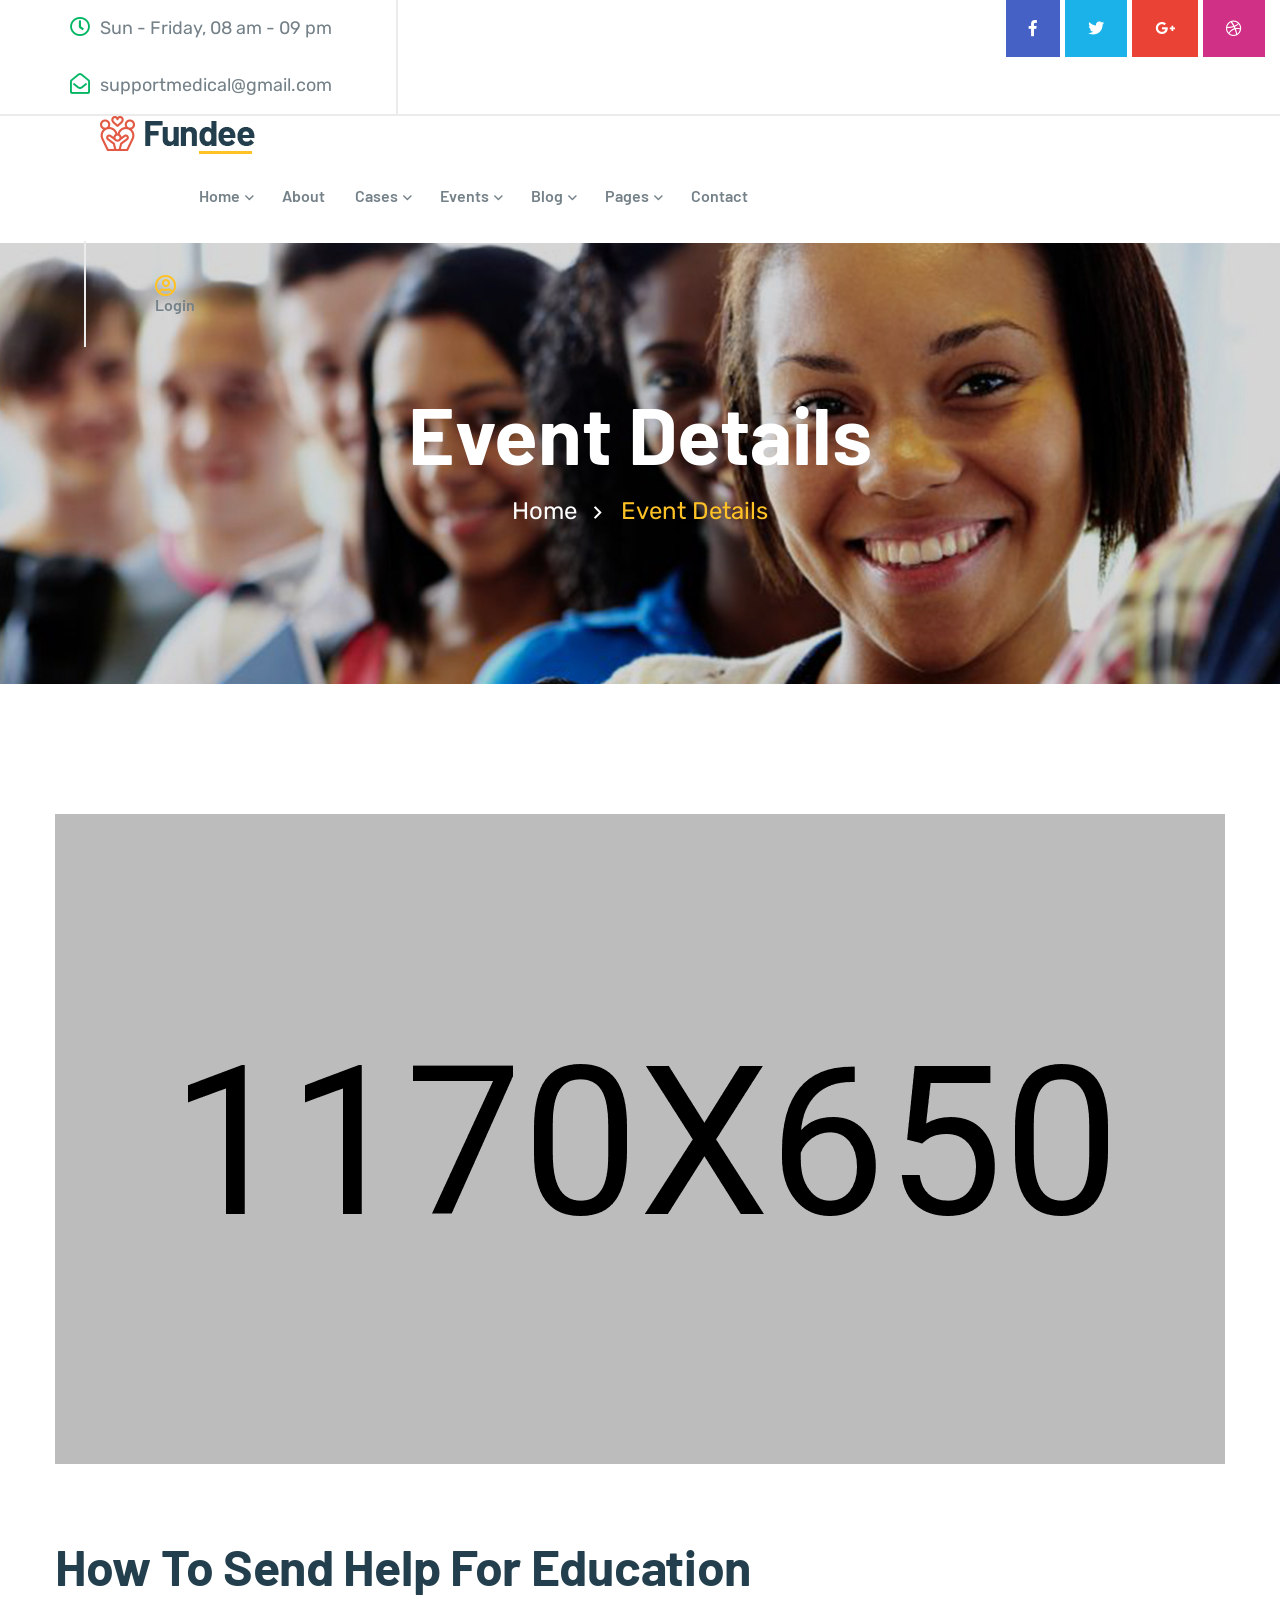
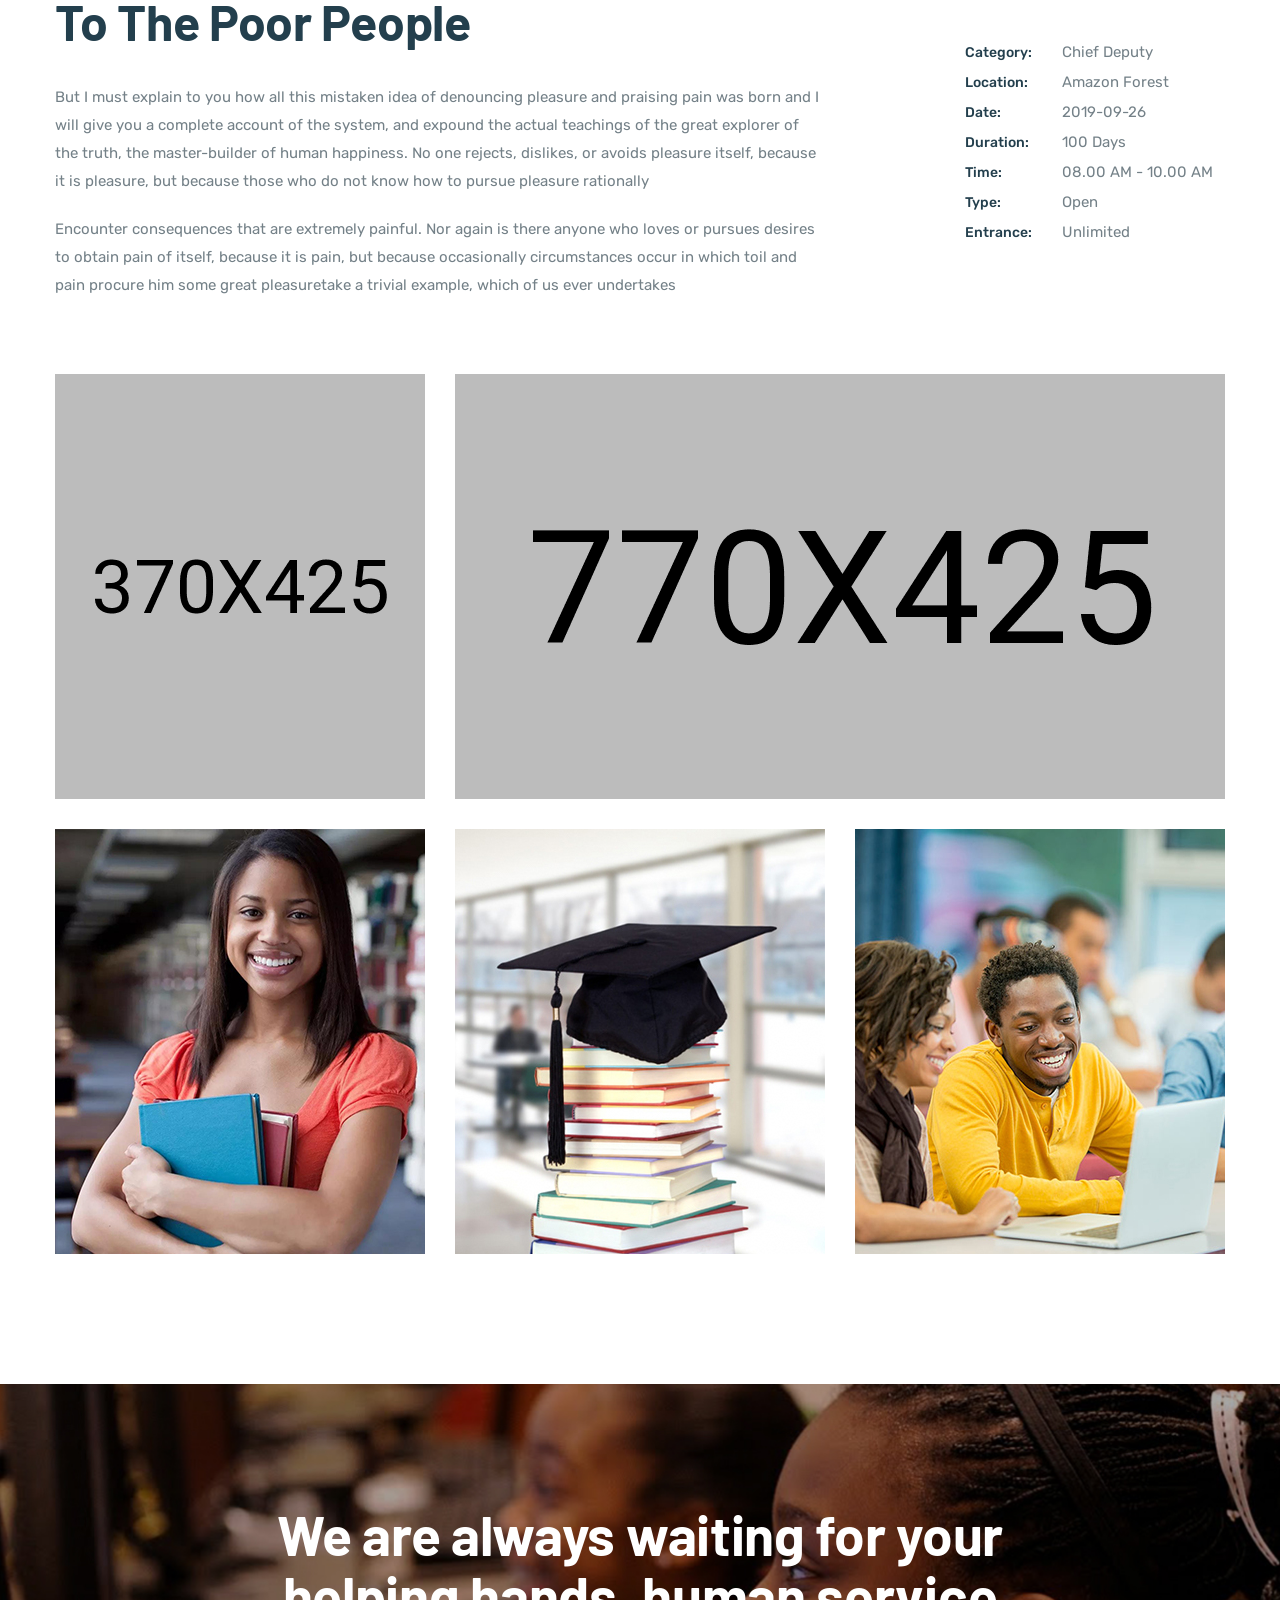
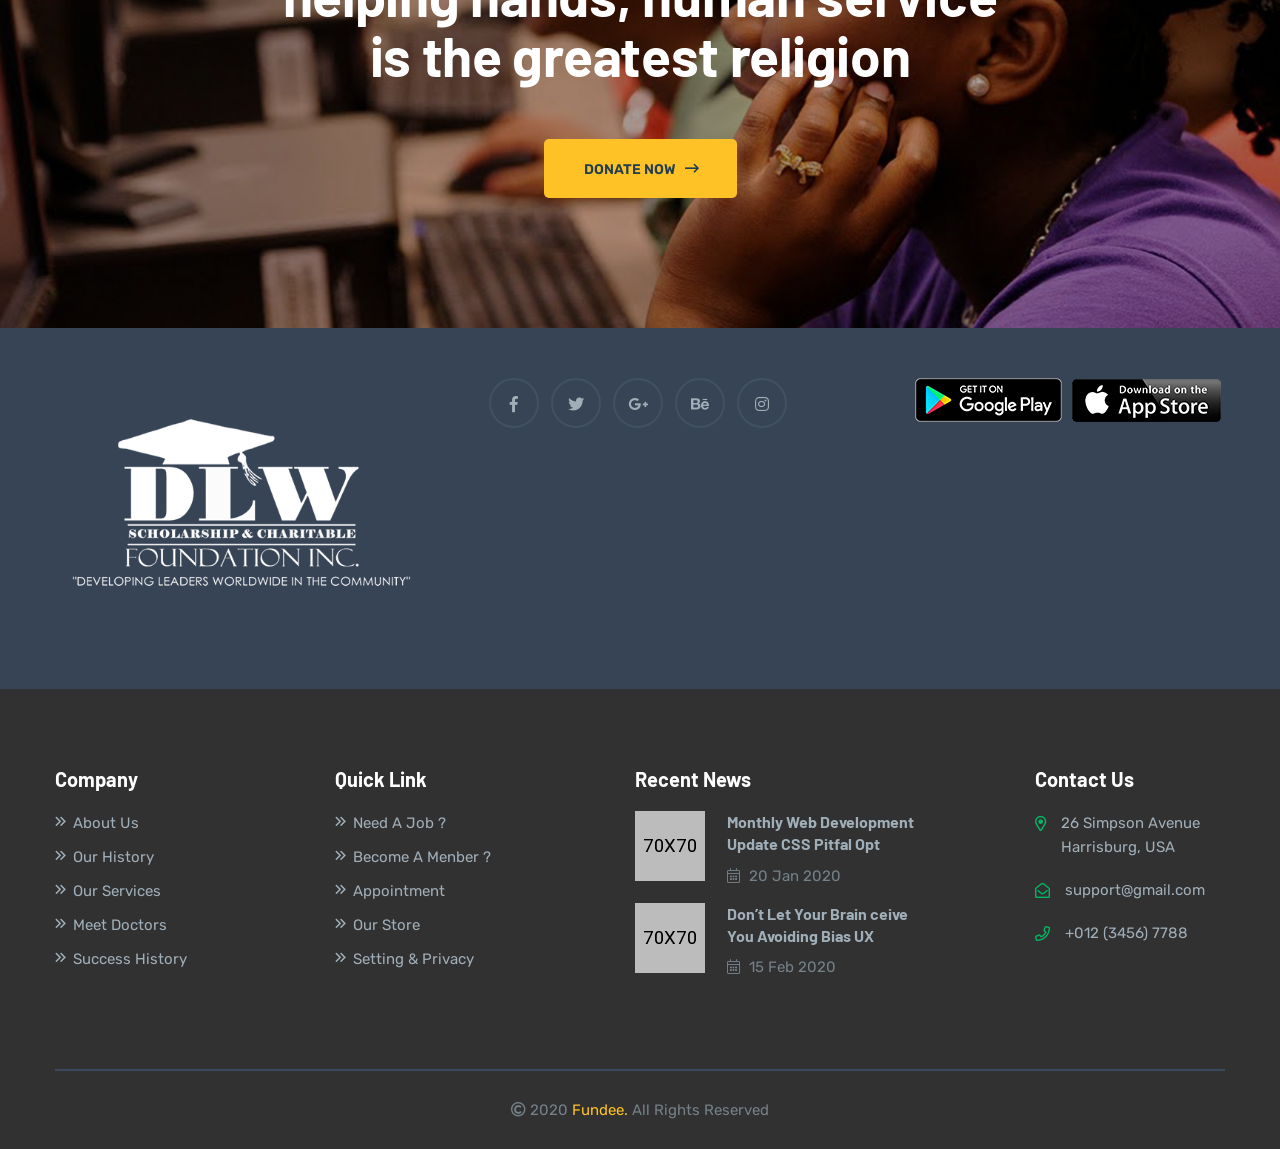
<file: resources.html>
<!doctype html>
<html class="no-js" lang="zxx">
    <head>
        <meta charset="utf-8">
        <meta http-equiv="x-ua-compatible" content="ie=edge">
        <title>DLW Scholarship and Charitable Foundation</title>
        <meta name="description" content="">
        <meta name="viewport" content="width=device-width, initial-scale=1">

        <link rel="manifest" href="site.webmanifest">
		<link rel="shortcut icon" type="image/x-icon" href="assets/img/favicon.ico">
        <!-- Place favicon.ico in the root directory -->

		<!-- CSS here -->
        <link rel="stylesheet" href="assets/css/bootstrap.min.css">
        <link rel="stylesheet" href="assets/css/owl.carousel.min.css">
        <link rel="stylesheet" href="assets/css/animate.min.css">
        <link rel="stylesheet" href="assets/css/magnific-popup.css">
        <link rel="stylesheet" href="assets/css/fontawesome-all.min.css">
        <link rel="stylesheet" href="assets/css/themify-icons.css">
        <link rel="stylesheet" href="assets/css/meanmenu.css">
        <link rel="stylesheet" href="assets/css/slick.css">
        <link rel="stylesheet" href="assets/css/main.css">
        <link rel="stylesheet" href="assets/css/responsive.css">

    </head>
    <body>

        <!-- header-start -->
		<header class="default-header">
            <div class="header-top-area header-02 d-none d-md-block">
                <div class="container-fluid">
                    <div class="row">
                        <div class="col-xl-8 col-lg-8 col-md-7 col-8 d-flex align-items-center">
                            <div class="header-top-wrapper">
                                <div class="header-info">
                                    <span class="mail-header"><i class="far fa-clock"></i> Sun - Friday, 08 am - 09 pm</span>
                                    <span><i class="far fa-envelope-open"></i> supportmedical@gmail.com</span>
                                </div>
                            </div>
                        </div>
                        <div class="col-xl-4 col-lg-4 col-md-5 col-4">
                            <div class="header-02-right">
                                <div class="header-03-icon f-right d-none d-md-block">
                                    <a class="dribbble-1" href="#"><i class="fab fa-dribbble"></i></a>
                                    <a class="google-1" href="#"><i class="fab fa-google-plus-g"></i></a>
                                    <a class="twit-1" href="#"><i class="fab fa-twitter"></i></a>
                                    <a class="fb-1" href="#"><i class="fab fa-facebook-f"></i></a>
                                </div>
                            </div>
                        </div>
                    </div>
                </div>
            </div>
            <div id="sticky-header" class="main-menu-area menu-3">
                <div class="container-fluid">
                   <div class="container-fluid">
                        <div class="col-xl-2 col-lg-2 d-flex align-items-center">
                            <div class="logo">
                                <a href="index.html"><img src="assets/img/logo/black-logo.png" alt="" /></a>
                            </div>
                        </div>
                        <div class="col-xl-8 col-lg-7">
                            <div class="main-menu text-center">
                                <nav id="mobile-menu">
                                    <ul>
                                        <li class="active"><a href="index.html">home <i class="far fa-angle-down"></i></a>
                                            <ul class="sub-menu text-left">
                                                <li><a href="index.html">home 1</a></li>
                                                <li><a href="index-2.html">home 2</a></li>
                                                <li><a href="index-3.html">home 3</a></li>
                                            </ul>
                                        </li>
                                        <li><a href="about-us.html">about</a> </li>
                                        <li><a href="causes-01.html">Cases <i class="far fa-angle-down"></i></a>
                                            <ul class="sub-menu text-left">
                                                <li><a href="causes-01.html">cases 01</a></li>
                                                <li><a href="causes-02.html">cases 02</a></li>
                                                <li><a href="causes-details.html">causes details</a></li>
                                            </ul>
                                        </li>
                                        <li><a href="events.html">events <i class="far fa-angle-down"></i></a>
                                            <ul class="sub-menu text-left">
                                                <li><a href="events.html">events</a></li>
                                                <li><a href="events-02.html">events 02</a></li>
                                                <li><a href="events-details.html">events-details</a></li>
                                            </ul>
                                        </li>
                                        <li><a href="blog-grid.html">blog <i class="far fa-angle-down"></i></a>
                                            <ul class="sub-menu text-left">
                                                <li><a href="blog-grid.html">blog grid</a></li>
                                                <li><a href="blog-standard.html">blog standard</a></li>
                                                <li><a href="blog-details.html">blog details</a></li>
                                            </ul>
                                        </li>
                                        <li><a href="#">pages <i class="far fa-angle-down"></i></a>
                                            <ul class="sub-menu text-left">
                                                <li><a href="about-us.html">about us</a></li>
                                                <li><a href="volunteer.html">volunteer</a></li>
                                                <li><a href="faq.html">faq</a></li>
                                                <li><a href="contact.html">contact</a></li>
                                            </ul>
                                        </li>
                                        <li><a href="contact.html">contact</a></li>
                                    </ul>
                                </nav>
                            </div>
                        </div>
                        <div class="col-xl-2 col-lg-3 d-none d-lg-block">
                            <div class="headers-right">
                                <div class="header-02-login f-right">
                                    <a href="#"><i class="far fa-user-circle"></i> Login</a>
                                </div>
                            </div>
                        </div>
                        <div class="col-12">
                            <div class="mobile-menu"></div>
                        </div>
                    </div>
                </div>
            </div>
        </header>
        <!-- header-start -->

        <main>

            <!-- breadcrumb-area-start -->
            <div class="breadcrumb-area pt-150 pb-155" style="background-image:url(assets/img/bg/bg-13.jpg)">
                <div class="container">
                    <div class="row">
                        <div class="col-xl-12">
                            <div class="breadcrumb-text text-center">
                                <h1>Event Details</h1>
                                <ul class="breadcrumb-menu">
                                    <li><a href="index.html">home</a></li>
                                    <li><span>Event Details</span></li>
                                </ul>
                            </div>
                        </div>
                    </div>
                </div>
            </div>
            <!-- breadcrumb-area-end -->

            <!-- our-events-details-area-start -->
            <div class="our-events-details-area pt-130 pb-100">
                <div class="container">
                    <div class="row">
                        <div class="col-xl-12">
                            <div class="our-events-details-wrapper">
                                <div class="our-events-details-img mb-50">
                                    <img src="assets/img/event/001.jpg" alt="">
                                </div>
                                <div class="row mb-45">
                                    <div class="col-xl-8 col-lg-8 mb-30">
                                        <div class="blog-details-text">
                                            <h1>How To Send Help For Education To The Poor People</h1>
                                            <p>But I must explain to you how all this mistaken idea of denouncing pleasure and praising pain was born and I will give you a complete account of the system, and expound the actual teachings of the great explorer of the truth, the master-builder of human happiness. No one rejects, dislikes, or avoids pleasure itself, because it is pleasure, but because those who do not know how to pursue pleasure rationally</p>
                                            <p>Encounter consequences that are extremely painful. Nor again is there anyone who loves or pursues  desires to obtain pain of itself, because it is pain, but because occasionally circumstances occur in which toil and pain procure him some great pleasuretake a trivial example, which of us ever undertakes</p>
                                        </div>
                                    </div>
                                    <div class="col-lg-4 col-lg-4">
                                        <div class="case-details-info mb-30">
                                            <ul class="case-details-link">
                                                <li>
                                                    <div class="case-d-info-1 f-left">
                                                        <span>Category: </span>
                                                    </div>
                                                    <div class="case-d-info-2">
                                                        <span> Chief Deputy</span>
                                                    </div>
                                                </li>
                                                <li>
                                                    <div class="case-d-info-1 f-left">
                                                        <span>Location: </span>
                                                    </div>
                                                    <div class="case-d-info-2">
                                                        <span>Amazon Forest</span>
                                                    </div>
                                                </li>
                                                <li>
                                                    <div class="case-d-info-1 f-left">
                                                        <span>Date: </span>
                                                    </div>
                                                    <div class="case-d-info-2">
                                                        <span>2019-09-26</span>
                                                    </div>
                                                </li>
                                                <li>
                                                    <div class="case-d-info-1 f-left">
                                                        <span>Duration:  </span>
                                                    </div>
                                                    <div class="case-d-info-2">
                                                        <span>100 Days</span>
                                                    </div>
                                                </li>
                                                <li>
                                                    <div class="case-d-info-1 f-left">
                                                        <span>Time: </span>
                                                    </div>
                                                    <div class="case-d-info-2">
                                                        <span>08.00 AM - 10.00 AM</span>
                                                    </div>
                                                </li>
                                                <li>
                                                    <div class="case-d-info-1 f-left">
                                                        <span>Type: </span>
                                                    </div>
                                                    <div class="case-d-info-2">
                                                        <span>Open</span>
                                                    </div>
                                                </li>
                                                <li>
                                                    <div class="case-d-info-1 f-left">
                                                        <span>Entrance: </span>
                                                    </div>
                                                    <div class="case-d-info-2">
                                                        <span>Unlimited</span>
                                                    </div>
                                                </li>
                                            </ul>
                                        </div>
                                    </div>
                                </div>
                                <div class="row">
                                    <div class="col-xl-4 col-lg-4 mb-30">
                                        <div class="our-events-details-img">
                                            <img src="assets/img/event/002.jpg" alt="">
                                        </div>
                                    </div>
                                    <div class="col-xl-8 col-lg-8 mb-30">
                                        <div class="our-events-details-img">
                                            <img src="assets/img/event/003.jpg" alt="">
                                        </div>
                                    </div>
                                    <div class="col-xl-4 col-lg-4 mb-30">
                                        <div class="our-events-details-img">
                                            <img src="assets/img/event/004.jpg" alt="">
                                        </div>
                                    </div>
                                    <div class="col-xl-4 col-lg-4 mb-30">
                                        <div class="our-events-details-img">
                                            <img src="assets/img/event/005.jpg" alt="">
                                        </div>
                                    </div>
                                    <div class="col-xl-4 col-lg-4 mb-30">
                                        <div class="our-events-details-img">
                                            <img src="assets/img/event/006.jpg" alt="">
                                        </div>
                                    </div>
                                </div>
                            </div>
                        </div>
                    </div>
                </div>
            </div>
            <!-- our-events-details-area-end -->

            <!-- cta-area-start -->
            <div class="cta-area pt-120 pb-130" style="background-image:url(assets/img/bg/bg-15.jpg)">
                <div class="container">
                    <div class="row">
                        <div class="col-xl-8 col-lg-8 offset-lg-2 offset-xl-2">
                            <div class="cta-02-wrapper text-center">
                                <div class="cta-content">
                                    <h1>We are always waiting for your helping hands, human service 
                                        is the greatest religion
                                        </h1>
                                    <div class="cta-button">
                                        <a class="btn" href="#">donate now <i class="far fa-long-arrow-right"></i></a>
                                    </div>
                                </div>
                            </div>
                        </div>
                    </div>
                </div>
            </div>
            <!-- cta-area-end -->

            
        </main>

        <!-- footer-area-start -->
        <footer>
            <div class="footer-top-area black-soft-bg pt-50 pb-20">
                <div class="container">
                    <div class="row">
                        <div class="col-xl-4 col-lg-2">
                            <div class="footer-logo mb-30">
                                <a href="index.html"><img src="assets/img/logo/logo-2.png" alt=""></a>
                            </div>
                        </div>
                        <div class="col-xl-4 col-lg-5 col-md-6">
                            <div class="footer-icon mb-30">
                                <a href="#"><i class="fab fa-facebook-f"></i></a>
                                <a href="#"><i class="fab fa-twitter"></i></a>
                                <a href="#"><i class="fab fa-google-plus-g"></i></a>
                                <a href="#"><i class="fab fa-behance"></i></a>
                                <a href="#"><i class="fab fa-instagram"></i></a>
                            </div>
                        </div>
                        <div class="col-xl-4 col-lg-5 col-md-6">
                            <div class="footer-img mb-30">
                                <a href="#"><img src="assets/img/footer/01.png" alt=""></a>
                                <a href="#"><img src="assets/img/footer/02.png" alt=""></a>
                            </div>
                        </div>
                    </div>
                </div>
            </div>
            <div class="footer-middle-area pt-80 pb-25" style="background-image:url(assets/img/bg/bg-05.jpg)">
                <div class="container">
                    <div class="row">
                        <div class="col-xl-2 col-lg-3 col-md-6">
                            <div class="footer-wrapper mb-30">
                                <h3 class="footer-title">Company</h3>
                                <div class="footer-link">
                                    <ul>
                                        <li><a href="#">About Us</a></li>
                                        <li><a href="#">Our History</a></li>
                                        <li><a href="#">Our Services</a></li>
                                        <li><a href="#">Meet Doctors</a></li>
                                        <li><a href="#">Success History</a></li>
                                    </ul>
                                </div>
                            </div>
                        </div>
                        <div class="col-xl-3 col-lg-3 col-md-6">
                            <div class="footer-wrapper pl-80 mb-30">
                                <h3 class="footer-title">Quick Link</h3>
                                <div class="footer-link">
                                    <ul>
                                        <li><a href="#">Need A Job ?</a></li>
                                        <li><a href="#">Become A Menber ?</a></li>
                                        <li><a href="#">Appointment</a></li>
                                        <li><a href="#">Our Store</a></li>
                                        <li><a href="#">Setting & Privacy</a></li>
                                    </ul>
                                </div>
                            </div>
                        </div>
                        <div class="col-xl-4 col-lg-3 col-md-6">
                            <div class="footer-wrapper pl-80 mb-30">
                                <h3 class="footer-title">Recent News</h3>
                                <ul class="footer-news">
                                    <li>
                                        <div class="footer-news-img f-left">
                                            <a href="#"><img src="assets/img/footer/01.jpg" alt=""></a>
                                        </div>
                                        <div class="footer-news-text">
                                            <h5><a href="#">Monthly Web Development Update CSS Pitfal Opt</a></h5>
                                            <span><i class="fal fa-calendar-alt"></i> 20 Jan 2020</span>
                                        </div>
                                    </li>
                                    <li>
                                        <div class="footer-news-img f-left">
                                            <a href="#"><img src="assets/img/footer/02.jpg" alt=""></a>
                                        </div>
                                        <div class="footer-news-text">
                                            <h5><a href="#">Don’t Let Your Brain ceive You Avoiding Bias UX</a></h5>
                                            <span><i class="fal fa-calendar-alt"></i> 15 Feb 2020</span>
                                        </div>
                                    </li>
                                </ul>
                            </div>
                        </div>
                        <div class="col-xl-3 col-lg-3 col-md-6">
                            <div class="footer-wrapper pl-80 mb-30">
                                <h3 class="footer-title">Contact Us</h3>
                                <ul class="contact-link">
                                    <li>
                                        <div class="contact-address-icon">
                                            <i class="far fa-map-marker-alt"></i>
                                            
                                        </div>
                                        <div class="contact-address-text">
                                            <span>26 Simpson Avenue <br> Harrisburg,  USA</span>
                                        </div>
                                    </li>
                                    <li>
                                        <div class="contact-address-icon">
                                            <i class="far fa-envelope-open"></i>
                                        </div>
                                        <div class="contact-address-text">
                                            <span>support@gmail.com</span>
                                        </div>
                                    </li>
                                    <li>
                                        <div class="contact-address-icon">
                                            <i class="far fa-phone"></i>
                                        </div>
                                        <div class="contact-address-text">
                                            <span>+012 (3456) 7788</span>
                                        </div>
                                    </li>
                                </ul>
                            </div>  
                        </div>
                        
                    </div>
                    <div class="footer-bottom-area pt-25 mt-45">
                        <div class="row">
                            <div class="col-xl-12">
                                <div class="copyright text-center">
                                    <p><i class="far fa-copyright"></i> 2020 <a href="#">Fundee.</a> All Rights Reserved</p>
                                </div>
                            </div>
                        </div>
                    </div>
                </div>
            </div>
        </footer>
        <!-- footer-area-end -->



		<!-- JS here -->
        <script src="assets/js/vendor/modernizr-3.5.0.min.js"></script>
        <script src="assets/js/vendor/jquery-1.12.4.min.js"></script>
        <script src="assets/js/popper.min.js"></script>
        <script src="assets/js/bootstrap.min.js"></script>
        <script src="assets/js/owl.carousel.min.js"></script>
        <script src="assets/js/isotope.pkgd.min.js"></script>
        <script src="assets/js/slick.min.js"></script>
        <script src="assets/js/jquery.meanmenu.min.js"></script>
        <script src="assets/js/ajax-form.js"></script>
        <script src="assets/js/wow.min.js"></script>
        <script src="assets/js/jquery.scrollUp.min.js"></script>
        <script src="assets/js/jquery.counterup.min.js"></script>
        <script src="assets/js/waypoints.min.js"></script>
        <script src="assets/js/imagesloaded.pkgd.min.js"></script>
        <script src="assets/js/jquery.knob.js"></script>
        <script src="assets/js/jquery.appear.js"></script>
        <script src="assets/js/jquery.magnific-popup.min.js"></script>
        <script src="assets/js/plugins.js"></script>
        <script src="assets/js/main.js"></script>


    </body>
</html>
</file>
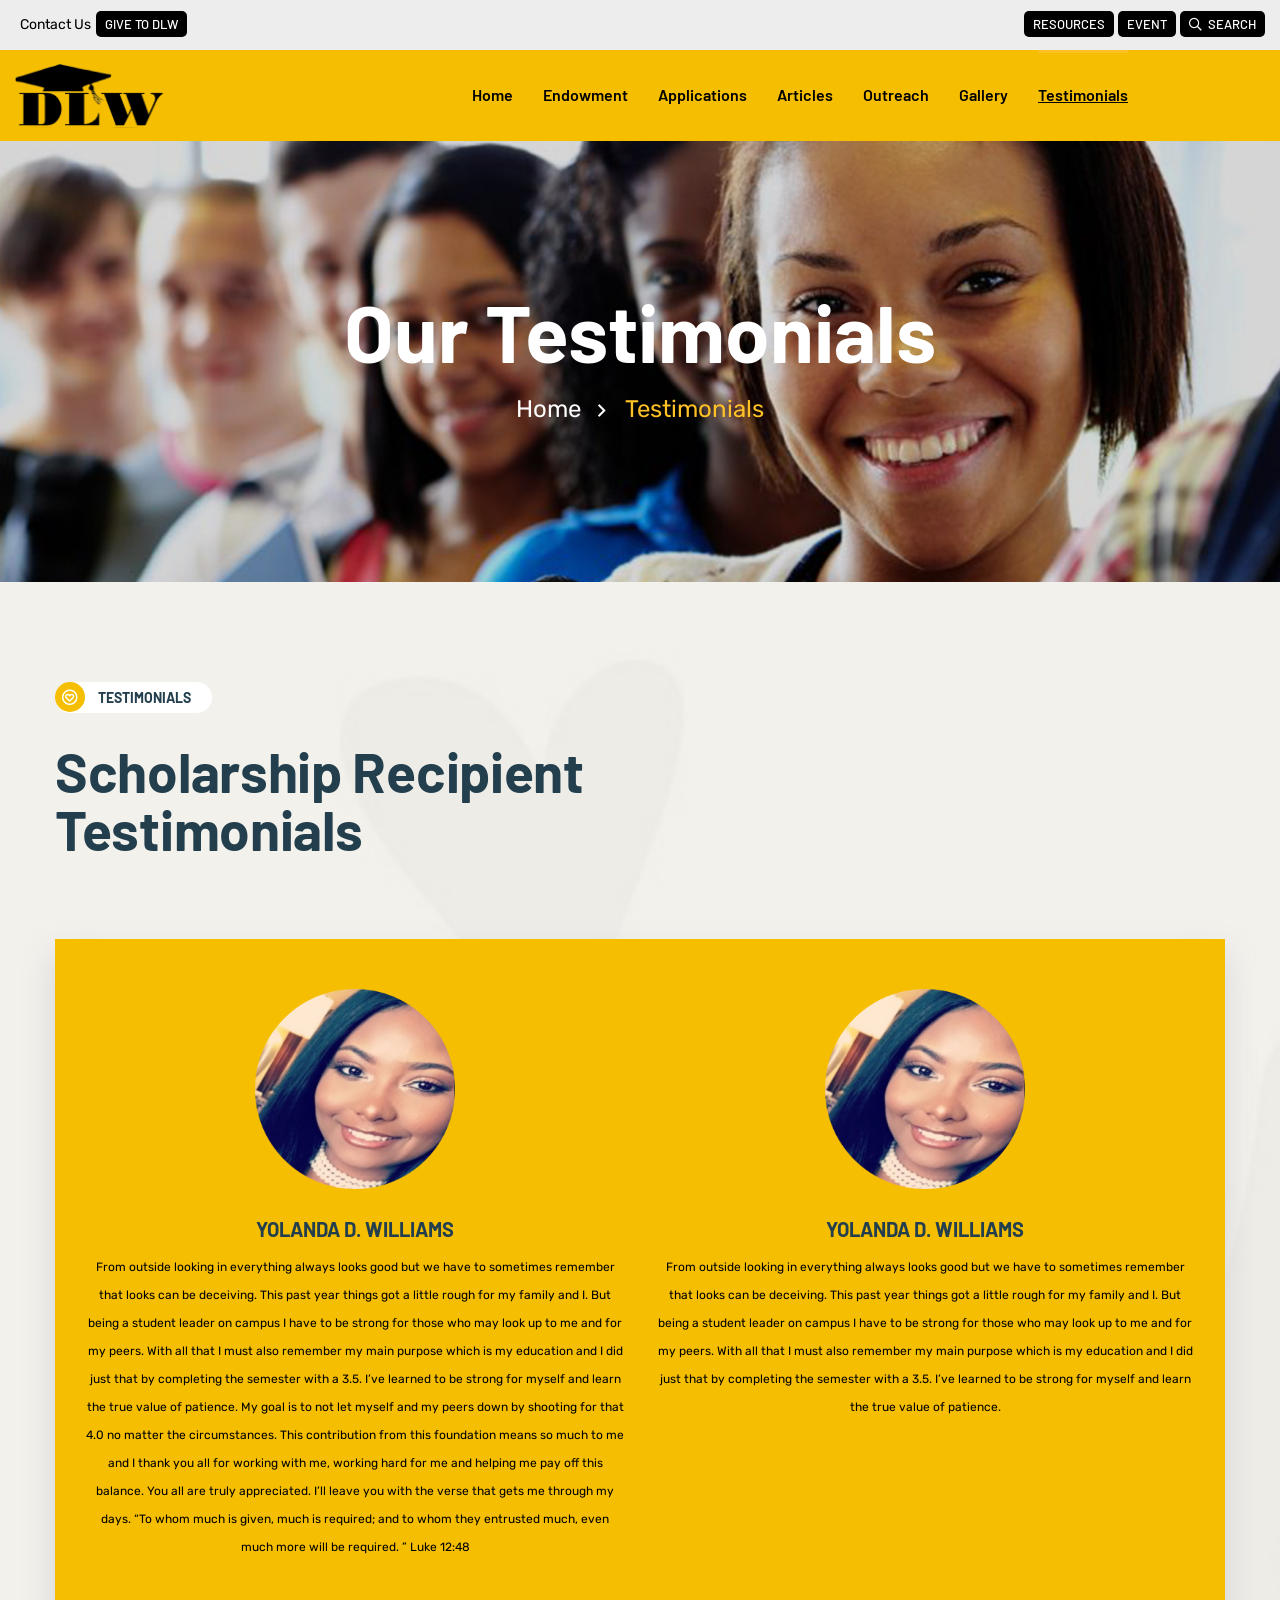
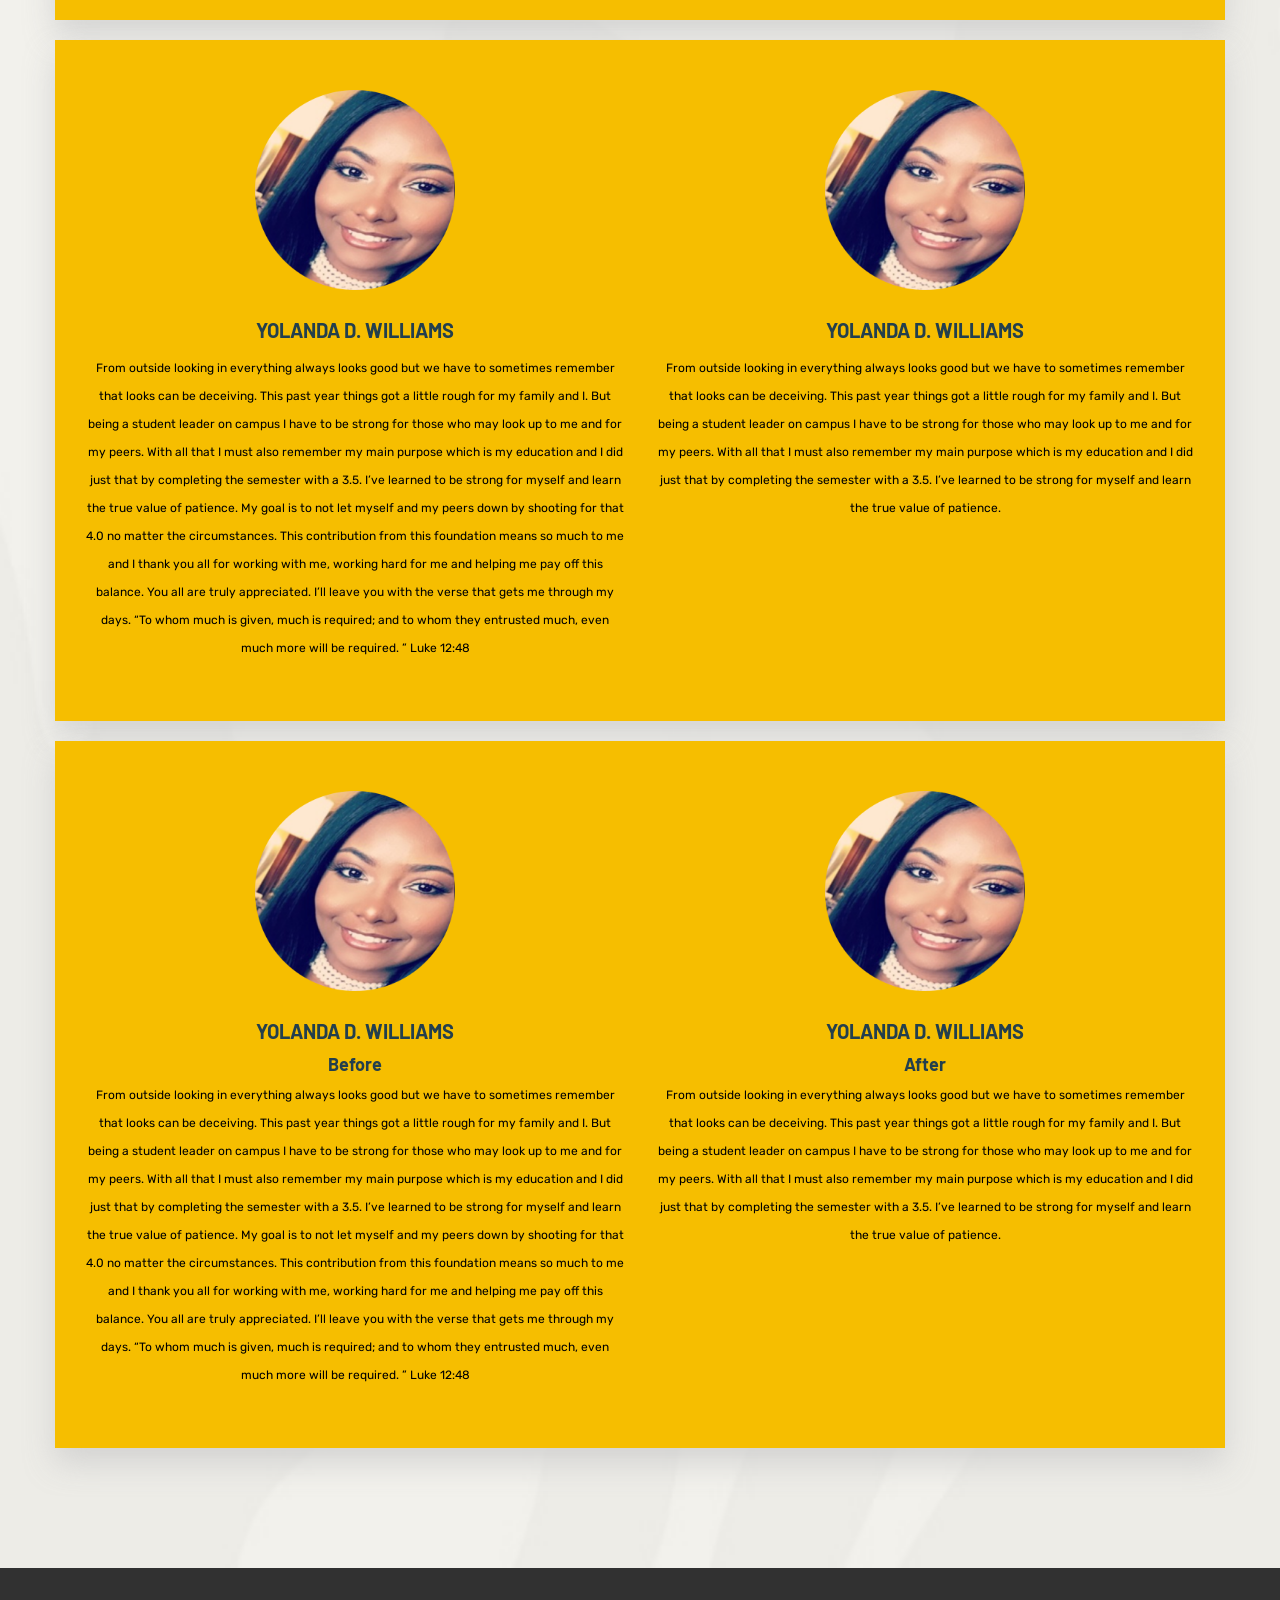
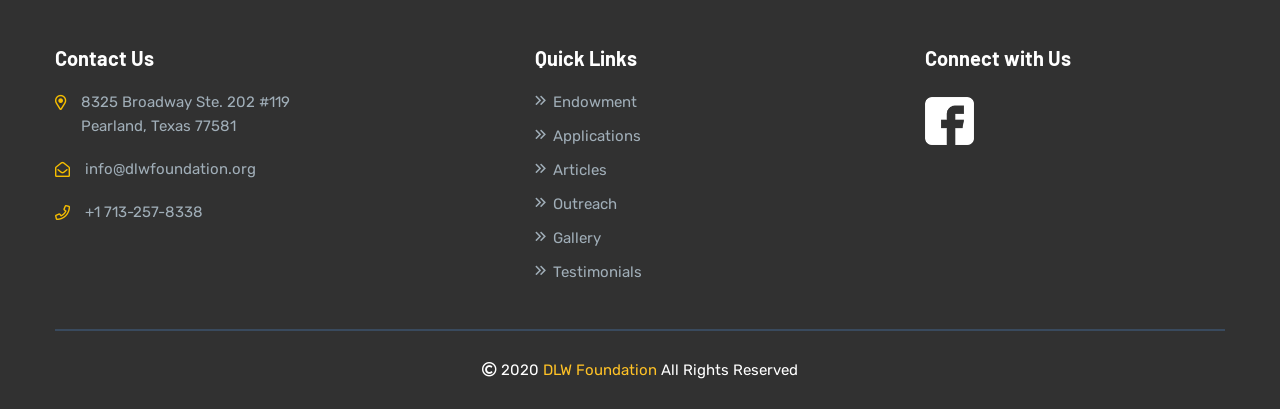
<file: testimonials.html>
<!doctype html>
<html class="no-js" lang="zxx">
    <head>
        <meta charset="utf-8">
        <meta http-equiv="x-ua-compatible" content="ie=edge">
        <title>DLW Scholarship and Charitable Foundation</title>
        <meta name="description" content="">
        <meta name="viewport" content="width=device-width, initial-scale=1">

        <link rel="manifest" href="site.webmanifest">
        <link rel="shortcut icon" type="image/x-icon" href="assets/img/favicon.ico">
        <!-- Place favicon.ico in the root directory -->

        <!-- CSS here -->
        <link rel="stylesheet" href="assets/css/bootstrap.min.css">
        <link rel="stylesheet" href="assets/css/owl.carousel.min.css">
        <link rel="stylesheet" href="assets/css/animate.min.css">
        <link rel="stylesheet" href="assets/css/magnific-popup.css">
        <link rel="stylesheet" href="assets/css/fontawesome-all.min.css">
        <link rel="stylesheet" href="assets/css/themify-icons.css">
        <link rel="stylesheet" href="assets/css/meanmenu.css">
        <link rel="stylesheet" href="assets/css/slick.css">
        <link rel="stylesheet" href="assets/css/main.css">
        <link rel="stylesheet" href="assets/css/responsive.css">

        <!-- Custom CSS here -->
        <link rel="stylesheet" href="assets/css/custom.css">
    </head>
    <body>

        <!-- header-start -->
        <header>
            <div class="header-top-area black-bg">
                <div class="container-fluid">
                    <div class="row">
                        <div class="col-xl-6 col-lg-8 col-md-5 col-8 d-flex align-items-center">
                            <div class="header-top-wrapper">
                                <div class="header-info">
                                    <a href="contact.html"><span class="mail-header-icon"> Contact Us</span></a>
                                    <div class="header-login f-right">
                                        <a href="donate.html"> Give to DLW</a>
                                    </div>
                                </div>
                            </div>
                        </div>
                        <div class="col-xl-6 col-lg-4 col-md-7 col-4">
                            <div class="header-top-right">
                                <div class="header-login f-right" id="right-top-nav" style="background: #EDEDED">
                                    <a href="faq.html"> Resources</a>
                                    <a href="events.html"> Event</a>
                                    <a href="#"><i class="far fa-search"></i> Search</a>
                                </div>
                            </div>
                        </div>
                    </div>
                </div>
            </div>
            <div id="sticky-header" class="main-menu-area green-bg">
                <div class="container-fluid">
                    <div class="row">
                        <div class="col-xl-3 col-lg-3 d-flex align-items-center">
                            <div class="logo">
                                <a href="index.html"><img src="assets/img/logo/logo-white.png" alt="" style="width: 150px"/></a>
                            </div>
                        </div>
                        <div class="col-xl-9 col-lg-9">
                            <div class="main-menu text-center">
                                <nav id="mobile-menu">
                                    <ul>
                                        <li><a href="index.html">Home</a></li>
                                        <li><a href="endowment.html">Endowment</a></li>
                                        <li><a href="application.html">Applications</a></li>
                                        <li><a href="articles.html">Articles</a></li>
                                        <li><a href="outreach.html">Outreach</a></li>
                                        <li><a href="gallery.html">Gallery</a></li>
                                        <li class="active"><a href="testimonials.html">Testimonials</a></li>
                                    </ul>
                                </nav>
                            </div>
                        </div>
                        <div class="col-12">
                            <div class="mobile-menu"></div>
                        </div>
                    </div>
                </div>
            </div>
        </header>
        <!-- header-start -->

        <main>

            <!-- breadcrumb-area-start -->
            <div class="breadcrumb-area pt-150 pb-155" style="background-image:url(assets/img/bg/bg-13.jpg)">
                <div class="container">
                    <div class="row">
                        <div class="col-xl-12">
                            <div class="breadcrumb-text text-center">
                                <h1>Our Testimonials </h1>
                                <ul class="breadcrumb-menu">
                                    <li><a href="index.html">home</a></li>
                                    <li><span>Testimonials</span></li>
                                </ul>
                            </div>
                        </div>
                    </div>
                </div>
            </div>
            <!-- breadcrumb-area-end -->

            <!-- services-area-start -->
            <div class="services-area pt-130 pb-100" style="background-image:url(assets/img/bg/bg-01.jpg)">
                <div class="container">
                    <div class="row mb-65">
                        <div class="col-xl-6 col-lg-6 col-md-7">
                            <div class="section-title white-title-1 mb-15">
                                <span><i class="far fa-heart-circle"></i>  TESTIMONIALS </span>
                                <h1> Scholarship Recipient Testimonials </h1>
                            </div>
                        </div>
                        <div class="col-xl-6 col-lg-6 col-md-5">
                            <!--<div class="ser-button text-md-right mb-15">
                                <a class="btn" href="causes-01.html">view all services <i class="far fa-long-arrow-right"></i></a>
                            </div>-->
                        </div>
                    </div>
                    <div class="row">
                        <div class="col-xl-12 col-lg-12 col-md-12" style="margin-bottom: 20px">
                            <div class="services-wrapper text-center mb-30">
                               <div class="row" style="align-items: top">
                                   <div class="col-md-6">
                                        <div class="services-icon">
                                            <img src="assets/img/icon/01.png" alt="" style="height: 200px; width: auto">
                                        </div>
                                         <div class="services-text">
                                            <h4>YOLANDA D. WILLIAMS</h4>
                                                <p style="font-size: 12px">From outside looking in everything always looks good but we have to sometimes remember that looks can be deceiving. This past year things got a little rough for my family and I. But being a student leader on campus I have to be strong for those who may look up to me and for my peers. With all that I must also remember my main purpose which is my education and I did just that by completing the semester with a 3.5. I’ve learned to be strong for myself and learn the true value of patience. My goal is to not let myself and my peers down by shooting for that 4.0 no matter the circumstances. This contribution from this foundation means so much to me and I thank you all for working with me, working hard for me and helping me pay off this balance. You all are truly appreciated. I’ll leave you with the verse that gets me through my days. “To whom much is given, much is required; and to whom they entrusted much, even much more will be required. ” Luke 12:48</p>
                                       </div>
                                   </div>
                                   
                                   <div class="col-md-6">
                                        <div class="services-icon">
                                            <img src="assets/img/icon/01.png" alt="" style="height: 200px; width: auto">
                                        </div>
                                         <div class="services-text">
                                            <h4>YOLANDA D. WILLIAMS</h4>
                                                <p style="font-size: 12px">From outside looking in everything always looks good but we have to sometimes remember that looks can be deceiving. This past year things got a little rough for my family and I. But being a student leader on campus I have to be strong for those who may look up to me and for my peers. With all that I must also remember my main purpose which is my education and I did just that by completing the semester with a 3.5. I’ve learned to be strong for myself and learn the true value of patience. </p>
                                       </div>
                                   </div>
                               </div>
                            </div>
                        </div>
                        
                         <div class="col-xl-12 col-lg-12 col-md-12" style="margin-bottom: 20px">
                            <div class="services-wrapper text-center mb-30">
                               <div class="row" style="align-items: top">
                                   <div class="col-md-6">
                                        <div class="services-icon">
                                            <img src="assets/img/icon/01.png" alt="" style="height: 200px; width: auto">
                                        </div>
                                         <div class="services-text">
                                            <h4>YOLANDA D. WILLIAMS</h4>
                                                <p style="font-size: 12px">From outside looking in everything always looks good but we have to sometimes remember that looks can be deceiving. This past year things got a little rough for my family and I. But being a student leader on campus I have to be strong for those who may look up to me and for my peers. With all that I must also remember my main purpose which is my education and I did just that by completing the semester with a 3.5. I’ve learned to be strong for myself and learn the true value of patience. My goal is to not let myself and my peers down by shooting for that 4.0 no matter the circumstances. This contribution from this foundation means so much to me and I thank you all for working with me, working hard for me and helping me pay off this balance. You all are truly appreciated. I’ll leave you with the verse that gets me through my days. “To whom much is given, much is required; and to whom they entrusted much, even much more will be required. ” Luke 12:48</p>
                                       </div>
                                   </div>
                                   
                                   <div class="col-md-6">
                                        <div class="services-icon">
                                            <img src="assets/img/icon/01.png" alt="" style="height: 200px; width: auto">
                                        </div>
                                         <div class="services-text">
                                            <h4>YOLANDA D. WILLIAMS</h4>
                                                <p style="font-size: 12px">From outside looking in everything always looks good but we have to sometimes remember that looks can be deceiving. This past year things got a little rough for my family and I. But being a student leader on campus I have to be strong for those who may look up to me and for my peers. With all that I must also remember my main purpose which is my education and I did just that by completing the semester with a 3.5. I’ve learned to be strong for myself and learn the true value of patience. </p>
                                       </div>
                                   </div>
                               </div>
                            </div>
                        </div>
                        
                         <div class="col-xl-12 col-lg-12 col-md-12" style="margin-bottom: 20px">
                            <div class="services-wrapper text-center mb-30">
                               <div class="row" style="align-items: top">
                                   <div class="col-md-6">
                                        <div class="services-icon">
                                            <img src="assets/img/icon/01.png" alt="" style="height: 200px; width: auto">
                                        </div>
                                         <div class="services-text">
                                            <h4>YOLANDA D. WILLIAMS</h4>
                                               <h5>Before</h5>
                                                <p style="font-size: 12px">From outside looking in everything always looks good but we have to sometimes remember that looks can be deceiving. This past year things got a little rough for my family and I. But being a student leader on campus I have to be strong for those who may look up to me and for my peers. With all that I must also remember my main purpose which is my education and I did just that by completing the semester with a 3.5. I’ve learned to be strong for myself and learn the true value of patience. My goal is to not let myself and my peers down by shooting for that 4.0 no matter the circumstances. This contribution from this foundation means so much to me and I thank you all for working with me, working hard for me and helping me pay off this balance. You all are truly appreciated. I’ll leave you with the verse that gets me through my days. “To whom much is given, much is required; and to whom they entrusted much, even much more will be required. ” Luke 12:48</p>
                                       </div>
                                   </div>
                                   
                                   <div class="col-md-6">
                                        <div class="services-icon">
                                            <img src="assets/img/icon/01.png" alt="" style="height: 200px; width: auto">
                                        </div>
                                         <div class="services-text">
                                            <h4>YOLANDA D. WILLIAMS</h4>
                                               <h5>After</h5>
                                                <p style="font-size: 12px">From outside looking in everything always looks good but we have to sometimes remember that looks can be deceiving. This past year things got a little rough for my family and I. But being a student leader on campus I have to be strong for those who may look up to me and for my peers. With all that I must also remember my main purpose which is my education and I did just that by completing the semester with a 3.5. I’ve learned to be strong for myself and learn the true value of patience. </p>
                                       </div>
                                   </div>
                               </div>
                            </div>
                        </div>
                    </div>
                </div>
            </div>
            <!-- services-area-end -->
    </main>

<!-- footer-area-start -->
<footer>
    <div class="footer-middle-area pt-80 pb-25" style="background-image:url(assets/img/bg/bg-05.jpg)">
        <div class="container">
            <div class="row">
                <div class="col-xl-4 col-lg-4 col-md-6">
                    <div class="footer-wrapper mb-30">
                        <h3 class="footer-title">Contact Us</h3>
                        <ul class="contact-link">
                            <li>
                                <div class="contact-address-icon">
                                    <i class="far fa-map-marker-alt"></i>

                                </div>
                                <div class="contact-address-text">
                                    <span>8325 Broadway Ste. 202 #119 <br>Pearland, Texas 77581</span>
                                </div>
                            </li>
                            <li>
                                <div class="contact-address-icon">
                                    <i class="far fa-envelope-open"></i>
                                </div>
                                <div class="contact-address-text">
                                    <span>info@dlwfoundation.org</span>
                                </div>
                            </li>
                            <li>
                                <div class="contact-address-icon">
                                    <i class="far fa-phone"></i>
                                </div>
                                <div class="contact-address-text">
                                    <span>+1 713-257-8338</span>
                                </div>
                            </li>
                        </ul>
                    </div>
                </div>
                <div class="col-xl-4 col-lg-4 col-md-6">
                    <div class="footer-wrapper pl-80 mb-30">
                        <h3 class="footer-title">Quick Links</h3>
                        <div class="footer-link">
                            <ul>
                                <li><a href="endowment.html">Endowment</a></li>
                                <li><a href="application.html">Applications</a></li>
                                <li><a href="articles.html">Articles</a></li>
                                <li><a href="outreach.html">Outreach</a></li>
                                <li><a href="gallery.html">Gallery</a></li>
                                <li><a href="testimonials.html">Testimonials</a></li>
                            </ul>
                        </div>
                    </div>
                </div>
                <div class="col-xl-4 col-lg-4 col-md-6">
                    <div class="footer-wrapper pl-70 mb-30">
                        <h3 class="footer-title">Connect with Us</h3>
                        <ul class="footer-2-img">
                            <li><a href="https://www.facebook.com/dlwfoundation/" target="_blank"><img alt="" src="assets/img/instagram/01.png"> </a> </li>
                        </ul>
                    </div>
                </div>
            </div>
            <div class="footer-bottom-area pt-25 mt-45">
                <div class="row">
                    <div class="col-xl-12">
                        <div class="copyright text-center">
                            <p><i class="far fa-copyright"></i> 2020 <a href="#">DLW Foundation</a> All Rights Reserved</p>
                        </div>
                    </div>
                </div>
            </div>
        </div>
    </div>
</footer>
<!-- footer-area-end -->




<!-- JS here -->
<script src="assets/js/vendor/modernizr-3.5.0.min.js"></script>
<script src="assets/js/vendor/jquery-1.12.4.min.js"></script>
<script src="assets/js/popper.min.js"></script>
<script src="assets/js/bootstrap.min.js"></script>
<script src="assets/js/owl.carousel.min.js"></script>
<script src="assets/js/isotope.pkgd.min.js"></script>
<script src="assets/js/slick.min.js"></script>
<script src="assets/js/jquery.meanmenu.min.js"></script>
<script src="assets/js/ajax-form.js"></script>
<script src="assets/js/wow.min.js"></script>
<script src="assets/js/jquery.scrollUp.min.js"></script>
<script src="assets/js/jquery.counterup.min.js"></script>
<script src="assets/js/waypoints.min.js"></script>
<script src="assets/js/imagesloaded.pkgd.min.js"></script>
<script src="assets/js/jquery.knob.js"></script>
<script src="assets/js/jquery.appear.js"></script>
<script src="assets/js/jquery.magnific-popup.min.js"></script>
<script src="assets/js/plugins.js"></script>
<script src="assets/js/main.js"></script>

</body>
</html>
</file>
<file: assets/css/themify-icons.css>
@font-face {
	font-family: 'themify';
	src:url('../fonts/themify.eot?-fvbane');
	src:url('../fonts/themify.eot?#iefix-fvbane') format('embedded-opentype'),
		url('../fonts/themify.woff?-fvbane') format('woff'),
		url('../fonts/themify.ttf?-fvbane') format('truetype'),
		url('../fonts/themify.svg?-fvbane#themify') format('svg');
	font-weight: normal;
	font-style: normal;
}

[class^="ti-"], [class*=" ti-"] {
	font-family: 'themify';
	speak: none;
	font-style: normal;
	font-weight: normal;
	font-variant: normal;
	text-transform: none;
	line-height: 1;

	/* Better Font Rendering =========== */
	-webkit-font-smoothing: antialiased;
	-moz-osx-font-smoothing: grayscale;
}

.ti-wand:before {
	content: "\e600";
}
.ti-volume:before {
	content: "\e601";
}
.ti-user:before {
	content: "\e602";
}
.ti-unlock:before {
	content: "\e603";
}
.ti-unlink:before {
	content: "\e604";
}
.ti-trash:before {
	content: "\e605";
}
.ti-thought:before {
	content: "\e606";
}
.ti-target:before {
	content: "\e607";
}
.ti-tag:before {
	content: "\e608";
}
.ti-tablet:before {
	content: "\e609";
}
.ti-star:before {
	content: "\e60a";
}
.ti-spray:before {
	content: "\e60b";
}
.ti-signal:before {
	content: "\e60c";
}
.ti-shopping-cart:before {
	content: "\e60d";
}
.ti-shopping-cart-full:before {
	content: "\e60e";
}
.ti-settings:before {
	content: "\e60f";
}
.ti-search:before {
	content: "\e610";
}
.ti-zoom-in:before {
	content: "\e611";
}
.ti-zoom-out:before {
	content: "\e612";
}
.ti-cut:before {
	content: "\e613";
}
.ti-ruler:before {
	content: "\e614";
}
.ti-ruler-pencil:before {
	content: "\e615";
}
.ti-ruler-alt:before {
	content: "\e616";
}
.ti-bookmark:before {
	content: "\e617";
}
.ti-bookmark-alt:before {
	content: "\e618";
}
.ti-reload:before {
	content: "\e619";
}
.ti-plus:before {
	content: "\e61a";
}
.ti-pin:before {
	content: "\e61b";
}
.ti-pencil:before {
	content: "\e61c";
}
.ti-pencil-alt:before {
	content: "\e61d";
}
.ti-paint-roller:before {
	content: "\e61e";
}
.ti-paint-bucket:before {
	content: "\e61f";
}
.ti-na:before {
	content: "\e620";
}
.ti-mobile:before {
	content: "\e621";
}
.ti-minus:before {
	content: "\e622";
}
.ti-medall:before {
	content: "\e623";
}
.ti-medall-alt:before {
	content: "\e624";
}
.ti-marker:before {
	content: "\e625";
}
.ti-marker-alt:before {
	content: "\e626";
}
.ti-arrow-up:before {
	content: "\e627";
}
.ti-arrow-right:before {
	content: "\e628";
}
.ti-arrow-left:before {
	content: "\e629";
}
.ti-arrow-down:before {
	content: "\e62a";
}
.ti-lock:before {
	content: "\e62b";
}
.ti-location-arrow:before {
	content: "\e62c";
}
.ti-link:before {
	content: "\e62d";
}
.ti-layout:before {
	content: "\e62e";
}
.ti-layers:before {
	content: "\e62f";
}
.ti-layers-alt:before {
	content: "\e630";
}
.ti-key:before {
	content: "\e631";
}
.ti-import:before {
	content: "\e632";
}
.ti-image:before {
	content: "\e633";
}
.ti-heart:before {
	content: "\e634";
}
.ti-heart-broken:before {
	content: "\e635";
}
.ti-hand-stop:before {
	content: "\e636";
}
.ti-hand-open:before {
	content: "\e637";
}
.ti-hand-drag:before {
	content: "\e638";
}
.ti-folder:before {
	content: "\e639";
}
.ti-flag:before {
	content: "\e63a";
}
.ti-flag-alt:before {
	content: "\e63b";
}
.ti-flag-alt-2:before {
	content: "\e63c";
}
.ti-eye:before {
	content: "\e63d";
}
.ti-export:before {
	content: "\e63e";
}
.ti-exchange-vertical:before {
	content: "\e63f";
}
.ti-desktop:before {
	content: "\e640";
}
.ti-cup:before {
	content: "\e641";
}
.ti-crown:before {
	content: "\e642";
}
.ti-comments:before {
	content: "\e643";
}
.ti-comment:before {
	content: "\e644";
}
.ti-comment-alt:before {
	content: "\e645";
}
.ti-close:before {
	content: "\e646";
}
.ti-clip:before {
	content: "\e647";
}
.ti-angle-up:before {
	content: "\e648";
}
.ti-angle-right:before {
	content: "\e649";
}
.ti-angle-left:before {
	content: "\e64a";
}
.ti-angle-down:before {
	content: "\e64b";
}
.ti-check:before {
	content: "\e64c";
}
.ti-check-box:before {
	content: "\e64d";
}
.ti-camera:before {
	content: "\e64e";
}
.ti-announcement:before {
	content: "\e64f";
}
.ti-brush:before {
	content: "\e650";
}
.ti-briefcase:before {
	content: "\e651";
}
.ti-bolt:before {
	content: "\e652";
}
.ti-bolt-alt:before {
	content: "\e653";
}
.ti-blackboard:before {
	content: "\e654";
}
.ti-bag:before {
	content: "\e655";
}
.ti-move:before {
	content: "\e656";
}
.ti-arrows-vertical:before {
	content: "\e657";
}
.ti-arrows-horizontal:before {
	content: "\e658";
}
.ti-fullscreen:before {
	content: "\e659";
}
.ti-arrow-top-right:before {
	content: "\e65a";
}
.ti-arrow-top-left:before {
	content: "\e65b";
}
.ti-arrow-circle-up:before {
	content: "\e65c";
}
.ti-arrow-circle-right:before {
	content: "\e65d";
}
.ti-arrow-circle-left:before {
	content: "\e65e";
}
.ti-arrow-circle-down:before {
	content: "\e65f";
}
.ti-angle-double-up:before {
	content: "\e660";
}
.ti-angle-double-right:before {
	content: "\e661";
}
.ti-angle-double-left:before {
	content: "\e662";
}
.ti-angle-double-down:before {
	content: "\e663";
}
.ti-zip:before {
	content: "\e664";
}
.ti-world:before {
	content: "\e665";
}
.ti-wheelchair:before {
	content: "\e666";
}
.ti-view-list:before {
	content: "\e667";
}
.ti-view-list-alt:before {
	content: "\e668";
}
.ti-view-grid:before {
	content: "\e669";
}
.ti-uppercase:before {
	content: "\e66a";
}
.ti-upload:before {
	content: "\e66b";
}
.ti-underline:before {
	content: "\e66c";
}
.ti-truck:before {
	content: "\e66d";
}
.ti-timer:before {
	content: "\e66e";
}
.ti-ticket:before {
	content: "\e66f";
}
.ti-thumb-up:before {
	content: "\e670";
}
.ti-thumb-down:before {
	content: "\e671";
}
.ti-text:before {
	content: "\e672";
}
.ti-stats-up:before {
	content: "\e673";
}
.ti-stats-down:before {
	content: "\e674";
}
.ti-split-v:before {
	content: "\e675";
}
.ti-split-h:before {
	content: "\e676";
}
.ti-smallcap:before {
	content: "\e677";
}
.ti-shine:before {
	content: "\e678";
}
.ti-shift-right:before {
	content: "\e679";
}
.ti-shift-left:before {
	content: "\e67a";
}
.ti-shield:before {
	content: "\e67b";
}
.ti-notepad:before {
	content: "\e67c";
}
.ti-server:before {
	content: "\e67d";
}
.ti-quote-right:before {
	content: "\e67e";
}
.ti-quote-left:before {
	content: "\e67f";
}
.ti-pulse:before {
	content: "\e680";
}
.ti-printer:before {
	content: "\e681";
}
.ti-power-off:before {
	content: "\e682";
}
.ti-plug:before {
	content: "\e683";
}
.ti-pie-chart:before {
	content: "\e684";
}
.ti-paragraph:before {
	content: "\e685";
}
.ti-panel:before {
	content: "\e686";
}
.ti-package:before {
	content: "\e687";
}
.ti-music:before {
	content: "\e688";
}
.ti-music-alt:before {
	content: "\e689";
}
.ti-mouse:before {
	content: "\e68a";
}
.ti-mouse-alt:before {
	content: "\e68b";
}
.ti-money:before {
	content: "\e68c";
}
.ti-microphone:before {
	content: "\e68d";
}
.ti-menu:before {
	content: "\e68e";
}
.ti-menu-alt:before {
	content: "\e68f";
}
.ti-map:before {
	content: "\e690";
}
.ti-map-alt:before {
	content: "\e691";
}
.ti-loop:before {
	content: "\e692";
}
.ti-location-pin:before {
	content: "\e693";
}
.ti-list:before {
	content: "\e694";
}
.ti-light-bulb:before {
	content: "\e695";
}
.ti-Italic:before {
	content: "\e696";
}
.ti-info:before {
	content: "\e697";
}
.ti-infinite:before {
	content: "\e698";
}
.ti-id-badge:before {
	content: "\e699";
}
.ti-hummer:before {
	content: "\e69a";
}
.ti-home:before {
	content: "\e69b";
}
.ti-help:before {
	content: "\e69c";
}
.ti-headphone:before {
	content: "\e69d";
}
.ti-harddrives:before {
	content: "\e69e";
}
.ti-harddrive:before {
	content: "\e69f";
}
.ti-gift:before {
	content: "\e6a0";
}
.ti-game:before {
	content: "\e6a1";
}
.ti-filter:before {
	content: "\e6a2";
}
.ti-files:before {
	content: "\e6a3";
}
.ti-file:before {
	content: "\e6a4";
}
.ti-eraser:before {
	content: "\e6a5";
}
.ti-envelope:before {
	content: "\e6a6";
}
.ti-download:before {
	content: "\e6a7";
}
.ti-direction:before {
	content: "\e6a8";
}
.ti-direction-alt:before {
	content: "\e6a9";
}
.ti-dashboard:before {
	content: "\e6aa";
}
.ti-control-stop:before {
	content: "\e6ab";
}
.ti-control-shuffle:before {
	content: "\e6ac";
}
.ti-control-play:before {
	content: "\e6ad";
}
.ti-control-pause:before {
	content: "\e6ae";
}
.ti-control-forward:before {
	content: "\e6af";
}
.ti-control-backward:before {
	content: "\e6b0";
}
.ti-cloud:before {
	content: "\e6b1";
}
.ti-cloud-up:before {
	content: "\e6b2";
}
.ti-cloud-down:before {
	content: "\e6b3";
}
.ti-clipboard:before {
	content: "\e6b4";
}
.ti-car:before {
	content: "\e6b5";
}
.ti-calendar:before {
	content: "\e6b6";
}
.ti-book:before {
	content: "\e6b7";
}
.ti-bell:before {
	content: "\e6b8";
}
.ti-basketball:before {
	content: "\e6b9";
}
.ti-bar-chart:before {
	content: "\e6ba";
}
.ti-bar-chart-alt:before {
	content: "\e6bb";
}
.ti-back-right:before {
	content: "\e6bc";
}
.ti-back-left:before {
	content: "\e6bd";
}
.ti-arrows-corner:before {
	content: "\e6be";
}
.ti-archive:before {
	content: "\e6bf";
}
.ti-anchor:before {
	content: "\e6c0";
}
.ti-align-right:before {
	content: "\e6c1";
}
.ti-align-left:before {
	content: "\e6c2";
}
.ti-align-justify:before {
	content: "\e6c3";
}
.ti-align-center:before {
	content: "\e6c4";
}
.ti-alert:before {
	content: "\e6c5";
}
.ti-alarm-clock:before {
	content: "\e6c6";
}
.ti-agenda:before {
	content: "\e6c7";
}
.ti-write:before {
	content: "\e6c8";
}
.ti-window:before {
	content: "\e6c9";
}
.ti-widgetized:before {
	content: "\e6ca";
}
.ti-widget:before {
	content: "\e6cb";
}
.ti-widget-alt:before {
	content: "\e6cc";
}
.ti-wallet:before {
	content: "\e6cd";
}
.ti-video-clapper:before {
	content: "\e6ce";
}
.ti-video-camera:before {
	content: "\e6cf";
}
.ti-vector:before {
	content: "\e6d0";
}
.ti-themify-logo:before {
	content: "\e6d1";
}
.ti-themify-favicon:before {
	content: "\e6d2";
}
.ti-themify-favicon-alt:before {
	content: "\e6d3";
}
.ti-support:before {
	content: "\e6d4";
}
.ti-stamp:before {
	content: "\e6d5";
}
.ti-split-v-alt:before {
	content: "\e6d6";
}
.ti-slice:before {
	content: "\e6d7";
}
.ti-shortcode:before {
	content: "\e6d8";
}
.ti-shift-right-alt:before {
	content: "\e6d9";
}
.ti-shift-left-alt:before {
	content: "\e6da";
}
.ti-ruler-alt-2:before {
	content: "\e6db";
}
.ti-receipt:before {
	content: "\e6dc";
}
.ti-pin2:before {
	content: "\e6dd";
}
.ti-pin-alt:before {
	content: "\e6de";
}
.ti-pencil-alt2:before {
	content: "\e6df";
}
.ti-palette:before {
	content: "\e6e0";
}
.ti-more:before {
	content: "\e6e1";
}
.ti-more-alt:before {
	content: "\e6e2";
}
.ti-microphone-alt:before {
	content: "\e6e3";
}
.ti-magnet:before {
	content: "\e6e4";
}
.ti-line-double:before {
	content: "\e6e5";
}
.ti-line-dotted:before {
	content: "\e6e6";
}
.ti-line-dashed:before {
	content: "\e6e7";
}
.ti-layout-width-full:before {
	content: "\e6e8";
}
.ti-layout-width-default:before {
	content: "\e6e9";
}
.ti-layout-width-default-alt:before {
	content: "\e6ea";
}
.ti-layout-tab:before {
	content: "\e6eb";
}
.ti-layout-tab-window:before {
	content: "\e6ec";
}
.ti-layout-tab-v:before {
	content: "\e6ed";
}
.ti-layout-tab-min:before {
	content: "\e6ee";
}
.ti-layout-slider:before {
	content: "\e6ef";
}
.ti-layout-slider-alt:before {
	content: "\e6f0";
}
.ti-layout-sidebar-right:before {
	content: "\e6f1";
}
.ti-layout-sidebar-none:before {
	content: "\e6f2";
}
.ti-layout-sidebar-left:before {
	content: "\e6f3";
}
.ti-layout-placeholder:before {
	content: "\e6f4";
}
.ti-layout-menu:before {
	content: "\e6f5";
}
.ti-layout-menu-v:before {
	content: "\e6f6";
}
.ti-layout-menu-separated:before {
	content: "\e6f7";
}
.ti-layout-menu-full:before {
	content: "\e6f8";
}
.ti-layout-media-right-alt:before {
	content: "\e6f9";
}
.ti-layout-media-right:before {
	content: "\e6fa";
}
.ti-layout-media-overlay:before {
	content: "\e6fb";
}
.ti-layout-media-overlay-alt:before {
	content: "\e6fc";
}
.ti-layout-media-overlay-alt-2:before {
	content: "\e6fd";
}
.ti-layout-media-left-alt:before {
	content: "\e6fe";
}
.ti-layout-media-left:before {
	content: "\e6ff";
}
.ti-layout-media-center-alt:before {
	content: "\e700";
}
.ti-layout-media-center:before {
	content: "\e701";
}
.ti-layout-list-thumb:before {
	content: "\e702";
}
.ti-layout-list-thumb-alt:before {
	content: "\e703";
}
.ti-layout-list-post:before {
	content: "\e704";
}
.ti-layout-list-large-image:before {
	content: "\e705";
}
.ti-layout-line-solid:before {
	content: "\e706";
}
.ti-layout-grid4:before {
	content: "\e707";
}
.ti-layout-grid3:before {
	content: "\e708";
}
.ti-layout-grid2:before {
	content: "\e709";
}
.ti-layout-grid2-thumb:before {
	content: "\e70a";
}
.ti-layout-cta-right:before {
	content: "\e70b";
}
.ti-layout-cta-left:before {
	content: "\e70c";
}
.ti-layout-cta-center:before {
	content: "\e70d";
}
.ti-layout-cta-btn-right:before {
	content: "\e70e";
}
.ti-layout-cta-btn-left:before {
	content: "\e70f";
}
.ti-layout-column4:before {
	content: "\e710";
}
.ti-layout-column3:before {
	content: "\e711";
}
.ti-layout-column2:before {
	content: "\e712";
}
.ti-layout-accordion-separated:before {
	content: "\e713";
}
.ti-layout-accordion-merged:before {
	content: "\e714";
}
.ti-layout-accordion-list:before {
	content: "\e715";
}
.ti-ink-pen:before {
	content: "\e716";
}
.ti-info-alt:before {
	content: "\e717";
}
.ti-help-alt:before {
	content: "\e718";
}
.ti-headphone-alt:before {
	content: "\e719";
}
.ti-hand-point-up:before {
	content: "\e71a";
}
.ti-hand-point-right:before {
	content: "\e71b";
}
.ti-hand-point-left:before {
	content: "\e71c";
}
.ti-hand-point-down:before {
	content: "\e71d";
}
.ti-gallery:before {
	content: "\e71e";
}
.ti-face-smile:before {
	content: "\e71f";
}
.ti-face-sad:before {
	content: "\e720";
}
.ti-credit-card:before {
	content: "\e721";
}
.ti-control-skip-forward:before {
	content: "\e722";
}
.ti-control-skip-backward:before {
	content: "\e723";
}
.ti-control-record:before {
	content: "\e724";
}
.ti-control-eject:before {
	content: "\e725";
}
.ti-comments-smiley:before {
	content: "\e726";
}
.ti-brush-alt:before {
	content: "\e727";
}
.ti-youtube:before {
	content: "\e728";
}
.ti-vimeo:before {
	content: "\e729";
}
.ti-twitter:before {
	content: "\e72a";
}
.ti-time:before {
	content: "\e72b";
}
.ti-tumblr:before {
	content: "\e72c";
}
.ti-skype:before {
	content: "\e72d";
}
.ti-share:before {
	content: "\e72e";
}
.ti-share-alt:before {
	content: "\e72f";
}
.ti-rocket:before {
	content: "\e730";
}
.ti-pinterest:before {
	content: "\e731";
}
.ti-new-window:before {
	content: "\e732";
}
.ti-microsoft:before {
	content: "\e733";
}
.ti-list-ol:before {
	content: "\e734";
}
.ti-linkedin:before {
	content: "\e735";
}
.ti-layout-sidebar-2:before {
	content: "\e736";
}
.ti-layout-grid4-alt:before {
	content: "\e737";
}
.ti-layout-grid3-alt:before {
	content: "\e738";
}
.ti-layout-grid2-alt:before {
	content: "\e739";
}
.ti-layout-column4-alt:before {
	content: "\e73a";
}
.ti-layout-column3-alt:before {
	content: "\e73b";
}
.ti-layout-column2-alt:before {
	content: "\e73c";
}
.ti-instagram:before {
	content: "\e73d";
}
.ti-google:before {
	content: "\e73e";
}
.ti-github:before {
	content: "\e73f";
}
.ti-flickr:before {
	content: "\e740";
}
.ti-facebook:before {
	content: "\e741";
}
.ti-dropbox:before {
	content: "\e742";
}
.ti-dribbble:before {
	content: "\e743";
}
.ti-apple:before {
	content: "\e744";
}
.ti-android:before {
	content: "\e745";
}
.ti-save:before {
	content: "\e746";
}
.ti-save-alt:before {
	content: "\e747";
}
.ti-yahoo:before {
	content: "\e748";
}
.ti-wordpress:before {
	content: "\e749";
}
.ti-vimeo-alt:before {
	content: "\e74a";
}
.ti-twitter-alt:before {
	content: "\e74b";
}
.ti-tumblr-alt:before {
	content: "\e74c";
}
.ti-trello:before {
	content: "\e74d";
}
.ti-stack-overflow:before {
	content: "\e74e";
}
.ti-soundcloud:before {
	content: "\e74f";
}
.ti-sharethis:before {
	content: "\e750";
}
.ti-sharethis-alt:before {
	content: "\e751";
}
.ti-reddit:before {
	content: "\e752";
}
.ti-pinterest-alt:before {
	content: "\e753";
}
.ti-microsoft-alt:before {
	content: "\e754";
}
.ti-linux:before {
	content: "\e755";
}
.ti-jsfiddle:before {
	content: "\e756";
}
.ti-joomla:before {
	content: "\e757";
}
.ti-html5:before {
	content: "\e758";
}
.ti-flickr-alt:before {
	content: "\e759";
}
.ti-email:before {
	content: "\e75a";
}
.ti-drupal:before {
	content: "\e75b";
}
.ti-dropbox-alt:before {
	content: "\e75c";
}
.ti-css3:before {
	content: "\e75d";
}
.ti-rss:before {
	content: "\e75e";
}
.ti-rss-alt:before {
	content: "\e75f";
}
</file>
<file: assets/css/main.css>
/*-----------------------------------------------------------------------------------

    Template Name: Fundee - NonProfit Charity HTML5 Template
    Description:  NonProfit Charity HTML5 Template
    Author: BDevs
    Version: 1.0

-----------------------------------------------------------------------------------

    CSS INDEX
    ===================


    01. Theme default CSS
    02. Header
    03. features
	04. services
	05. case
	06. about
	07. btn
	08. counter
	09. cta
	10. video
	11. testimonial
	12. newsletters
	13. blog
	14. brand
	15. footer
	16. event
	17. project
	18. faq
	19. slider
	20. breadcrumb
	21. history
	22. contact
	23. team

-----------------------------------------------------------------------------------*/
/*----------------------------------------*/
/*  01. Theme default CSS
/*----------------------------------------*/
/* 1. Theme default css */
@import url("https://fonts.googleapis.com/css?family=Barlow:300,400,500,600,700,800,900|Rubik:300,400,500,700,900&display=swap");
/*
  	Flaticon icon font: Flaticon
  	Creation date: 26/01/2020 04:05
  	*/
@font-face {
  font-family: "Flaticon";
  src: url("../fonts/Flaticon.eot");
  src: url("../fonts/Flaticon.eot?#iefix") format("embedded-opentype"), url("../fonts/Flaticon.woff2") format("woff2"), url("../fonts/Flaticon.woff") format("woff"), url("../fonts/Flaticon.ttf") format("truetype"), url("../fonts/Flaticon.svg#Flaticon") format("svg");
  font-weight: normal;
  font-style: normal; }

@media screen and (-webkit-min-device-pixel-ratio: 0) {
  @font-face {
    font-family: "Flaticon";
    src: url("./Flaticon.svg#Flaticon") format("svg"); } }

[class^="flaticon-"]:before, [class*=" flaticon-"]:before,
[class^="flaticon-"]:after, [class*=" flaticon-"]:after {
  font-family: Flaticon;
  font-style: normal;
  line-height: 1; }

.flaticon-charity:before {
  content: "\f100"; }

.flaticon-heart:before {
  content: "\f101"; }

.flaticon-donation:before {
  content: "\f102"; }

.flaticon-icon-182480:before {
  content: "\f103"; }

.flaticon-icon-829141:before {
  content: "\f104"; }

.flaticon-handicap:before {
  content: "\f105"; }

.flaticon-trophy:before {
  content: "\f106"; }

.flaticon-care:before {
  content: "\f107"; }

.flaticon-donation-1:before {
  content: "\f108"; }

.flaticon-donation-2:before {
  content: "\f109"; }

.flaticon-donation-3:before {
  content: "\f10a"; }

body {
  font-family: "Rubik", sans-serif;
  font-weight: normal;
  font-style: normal;
  color: #748188; }

.img, img {
  max-width: 100%;
  -webkit-transition: all 0.3s ease-out 0s;
  -moz-transition: all 0.3s ease-out 0s;
  -ms-transition: all 0.3s ease-out 0s;
  -o-transition: all 0.3s ease-out 0s;
  transition: all 0.3s ease-out 0s; }

.f-left {
  float: left; }

.f-right {
  float: right; }

.fix {
  overflow: hidden; }

a,
.button {
  -webkit-transition: all 0.3s ease-out 0s;
  -moz-transition: all 0.3s ease-out 0s;
  -ms-transition: all 0.3s ease-out 0s;
  -o-transition: all 0.3s ease-out 0s;
  transition: all 0.3s ease-out 0s; }

a:focus,
.button:focus {
  text-decoration: none;
  outline: none; }

a:focus,
a:hover {
  text-decoration: none; }

a,
button {
  color: inherit;
  outline: medium none; }

button:focus, input:focus, input:focus, textarea, textarea:focus {
  outline: 0; }

.uppercase {
  text-transform: uppercase; }

.capitalize {
  text-transform: capitalize; }

h1,
h2,
h3,
h4,
h5,
h6 {
  font-family: "Barlow", sans-serif;
  color: #233f4d;
  margin-top: 0px;
  font-style: normal;
  font-weight: 700;
  text-transform: normal;
  line-height: 1; }

h1 a,
h2 a,
h3 a,
h4 a,
h5 a,
h6 a {
  color: inherit; }

h1 {
  font-size: 40px;
  font-weight: 700; }

h2 {
  font-size: 35px; }

h3 {
  font-size: 28px; }

h4 {
  font-size: 22px; }

h5 {
  font-size: 18px; }

h6 {
  font-size: 16px; }

ul {
  margin: 0px;
  padding: 0px; }

li {
  list-style: none; }

p {
  font-size: 15px;
  font-weight: normal;
  line-height: 28px;
  color: #748188;
  margin-bottom: 15px; }

hr {
  border-bottom: 1px solid #eceff8;
  border-top: 0 none;
  margin: 30px 0;
  padding: 0; }

label {
  color: #374455;
  cursor: pointer;
  font-size: 14px;
  font-weight: 400; }

*::-moz-selection {
  background: #233f4d;
  color: #ffffff;
  text-shadow: none; }

::-moz-selection {
  background: #233f4d;
  color: #ffffff;
  text-shadow: none; }

::selection {
  background: #233f4d;
  color: #ffffff;
  text-shadow: none; }

/*--
    - Input Placeholder
-----------------------------------------*/
*::-moz-placeholder {
  color: #233f4d;
  font-size: 14px;
  opacity: 1; }

*::-webkit-input-placeholder {
  color: #233f4d;
  font-size: 14px;
  opacity: 1; }

*:-ms-input-placeholder {
  color: #233f4d;
  font-size: 14px;
  opacity: 1; }

*::-ms-input-placeholder {
  color: #233f4d;
  font-size: 14px;
  opacity: 1; }

*::placeholder {
  color: #233f4d;
  font-size: 14px;
  opacity: 1; }

/*--
    - Common Classes
-----------------------------------------*/
.fix {
  overflow: hidden; }

.clear {
  clear: both; }

/*--
    - Background color
-----------------------------------------*/
.grey-bg {
  background: #f2f1eb; }

.grey2-bg {
  background: #e6e5e0; }

.white-bg {
  background: #ffffff; }

.red-bg {
  background: #e25a44; }

.black-bg {
  background: #233f4d; }

.green-bg {
  background: #03b664; }

.blue-bg {
  background: #05103b; }

.black-2-bg {
  background: #111111; }

.black-soft-bg {
  background: #374455; }

.blue-soft-bg {
  background: #11202d; }

.theme-bg {
  background: #ffc226; }

/*--
    - color
-----------------------------------------*/
.white-color {
  color: #ffffff; }

.black-color {
  color: #233f4d; }

.theme-color {
  color: #ffc226; }

/*--
    - Margin & Padding
-----------------------------------------*/
/*-- Margin Top --*/
.mt-5 {
  margin-top: 5px; }

.mt-10 {
  margin-top: 10px; }

.mt-15 {
  margin-top: 15px; }

.mt-20 {
  margin-top: 20px; }

.mt-25 {
  margin-top: 25px; }

.mt-30 {
  margin-top: 30px; }

.mt-35 {
  margin-top: 35px; }

.mt-40 {
  margin-top: 40px; }

.mt-45 {
  margin-top: 45px; }

.mt-50 {
  margin-top: 50px; }

.mt-55 {
  margin-top: 55px; }

.mt-60 {
  margin-top: 60px; }

.mt-65 {
  margin-top: 65px; }

.mt-70 {
  margin-top: 70px; }

.mt-75 {
  margin-top: 75px; }

.mt-80 {
  margin-top: 80px; }

.mt-85 {
  margin-top: 85px; }

.mt-90 {
  margin-top: 90px; }

.mt-95 {
  margin-top: 95px; }

.mt-100 {
  margin-top: 100px; }

.mt-105 {
  margin-top: 105px; }

.mt-110 {
  margin-top: 110px; }

.mt-115 {
  margin-top: 115px; }

.mt-120 {
  margin-top: 120px; }

.mt-125 {
  margin-top: 125px; }

.mt-130 {
  margin-top: 130px; }

.mt-135 {
  margin-top: 135px; }

.mt-140 {
  margin-top: 140px; }

.mt-145 {
  margin-top: 145px; }

.mt-150 {
  margin-top: 150px; }

.mt-155 {
  margin-top: 155px; }

.mt-160 {
  margin-top: 160px; }

.mt-165 {
  margin-top: 165px; }

.mt-170 {
  margin-top: 170px; }

.mt-175 {
  margin-top: 175px; }

.mt-180 {
  margin-top: 180px; }

.mt-185 {
  margin-top: 185px; }

.mt-190 {
  margin-top: 190px; }

.mt-195 {
  margin-top: 195px; }

.mt-200 {
  margin-top: 200px; }

/*-- Margin Bottom --*/
.mb-5 {
  margin-bottom: 5px; }

.mb-10 {
  margin-bottom: 10px; }

.mb-15 {
  margin-bottom: 15px; }

.mb-20 {
  margin-bottom: 20px; }

.mb-25 {
  margin-bottom: 25px; }

.mb-30 {
  margin-bottom: 30px; }

.mb-35 {
  margin-bottom: 35px; }

.mb-40 {
  margin-bottom: 40px; }

.mb-45 {
  margin-bottom: 45px; }

.mb-50 {
  margin-bottom: 50px; }

.mb-55 {
  margin-bottom: 55px; }

.mb-60 {
  margin-bottom: 60px; }

.mb-65 {
  margin-bottom: 65px; }

.mb-70 {
  margin-bottom: 70px; }

.mb-75 {
  margin-bottom: 75px; }

.mb-80 {
  margin-bottom: 80px; }

.mb-85 {
  margin-bottom: 85px; }

.mb-90 {
  margin-bottom: 90px; }

.mb-95 {
  margin-bottom: 95px; }

.mb-100 {
  margin-bottom: 100px; }

.mb-105 {
  margin-bottom: 105px; }

.mb-110 {
  margin-bottom: 110px; }

.mb-115 {
  margin-bottom: 115px; }

.mb-120 {
  margin-bottom: 120px; }

.mb-125 {
  margin-bottom: 125px; }

.mb-130 {
  margin-bottom: 130px; }

.mb-135 {
  margin-bottom: 135px; }

.mb-140 {
  margin-bottom: 140px; }

.mb-145 {
  margin-bottom: 145px; }

.mb-150 {
  margin-bottom: 150px; }

.mb-155 {
  margin-bottom: 155px; }

.mb-160 {
  margin-bottom: 160px; }

.mb-165 {
  margin-bottom: 165px; }

.mb-170 {
  margin-bottom: 170px; }

.mb-175 {
  margin-bottom: 175px; }

.mb-180 {
  margin-bottom: 180px; }

.mb-185 {
  margin-bottom: 185px; }

.mb-190 {
  margin-bottom: 190px; }

.mb-195 {
  margin-bottom: 195px; }

.mb-200 {
  margin-bottom: 200px; }

.mb-205 {
  margin-bottom: 205px; }

.mb-210 {
  margin-bottom: 210px; }

.mb-215 {
  margin-bottom: 215px; }

.mb-220 {
  margin-bottom: 220px; }

.mb-225 {
  margin-bottom: 225px; }

.mb-230 {
  margin-bottom: 230px; }

.mb-235 {
  margin-bottom: 235px; }

.mb-240 {
  margin-bottom: 240px; }

.mb-245 {
  margin-bottom: 245px; }

.mb-250 {
  margin-bottom: 250px; }

.mb-255 {
  margin-bottom: 255px; }

.mb-260 {
  margin-bottom: 260px; }

.mb-265 {
  margin-bottom: 265px; }

.mb-270 {
  margin-bottom: 270px; }

.mb-275 {
  margin-bottom: 275px; }

.mb-280 {
  margin-bottom: 280px; }

.mb-285 {
  margin-bottom: 285px; }

.mb-290 {
  margin-bottom: 290px; }

.mb-295 {
  margin-bottom: 295px; }

.mb-300 {
  margin-bottom: 300px; }

/*-- Margin Left --*/
.ml-5 {
  margin-left: 5px; }

.ml-10 {
  margin-left: 10px; }

.ml-15 {
  margin-left: 15px; }

.ml-20 {
  margin-left: 20px; }

.ml-25 {
  margin-left: 25px; }

.ml-30 {
  margin-left: 30px; }

.ml-35 {
  margin-left: 35px; }

.ml-40 {
  margin-left: 40px; }

.ml-45 {
  margin-left: 45px; }

.ml-50 {
  margin-left: 50px; }

.ml-55 {
  margin-left: 55px; }

.ml-60 {
  margin-left: 60px; }

.ml-65 {
  margin-left: 65px; }

.ml-70 {
  margin-left: 70px; }

.ml-75 {
  margin-left: 75px; }

.ml-80 {
  margin-left: 80px; }

.ml-85 {
  margin-left: 85px; }

.ml-90 {
  margin-left: 90px; }

.ml-95 {
  margin-left: 95px; }

.ml-100 {
  margin-left: 100px; }

.ml-105 {
  margin-left: 105px; }

.ml-110 {
  margin-left: 110px; }

.ml-115 {
  margin-left: 115px; }

.ml-120 {
  margin-left: 120px; }

.ml-125 {
  margin-left: 125px; }

.ml-130 {
  margin-left: 130px; }

.ml-135 {
  margin-left: 135px; }

.ml-140 {
  margin-left: 140px; }

.ml-145 {
  margin-left: 145px; }

.ml-150 {
  margin-left: 150px; }

.ml-155 {
  margin-left: 155px; }

.ml-160 {
  margin-left: 160px; }

.ml-165 {
  margin-left: 165px; }

.ml-170 {
  margin-left: 170px; }

.ml-175 {
  margin-left: 175px; }

.ml-180 {
  margin-left: 180px; }

.ml-185 {
  margin-left: 185px; }

.ml-190 {
  margin-left: 190px; }

.ml-195 {
  margin-left: 195px; }

.ml-200 {
  margin-left: 200px; }

/*-- Margin Right --*/
.mr-5 {
  margin-right: 5px; }

.mr-10 {
  margin-right: 10px; }

.mr-15 {
  margin-right: 15px; }

.mr-20 {
  margin-right: 20px; }

.mr-25 {
  margin-right: 25px; }

.mr-30 {
  margin-right: 30px; }

.mr-35 {
  margin-right: 35px; }

.mr-40 {
  margin-right: 40px; }

.mr-45 {
  margin-right: 45px; }

.mr-50 {
  margin-right: 50px; }

.mr-55 {
  margin-right: 55px; }

.mr-60 {
  margin-right: 60px; }

.mr-65 {
  margin-right: 65px; }

.mr-70 {
  margin-right: 70px; }

.mr-75 {
  margin-right: 75px; }

.mr-80 {
  margin-right: 80px; }

.mr-85 {
  margin-right: 85px; }

.mr-90 {
  margin-right: 90px; }

.mr-95 {
  margin-right: 95px; }

.mr-100 {
  margin-right: 100px; }

.mr-105 {
  margin-right: 105px; }

.mr-110 {
  margin-right: 110px; }

.mr-115 {
  margin-right: 115px; }

.mr-120 {
  margin-right: 120px; }

.mr-125 {
  margin-right: 125px; }

.mr-130 {
  margin-right: 130px; }

.mr-135 {
  margin-right: 135px; }

.mr-140 {
  margin-right: 140px; }

.mr-145 {
  margin-right: 145px; }

.mr-150 {
  margin-right: 150px; }

.mr-155 {
  margin-right: 155px; }

.mr-160 {
  margin-right: 160px; }

.mr-165 {
  margin-right: 165px; }

.mr-170 {
  margin-right: 170px; }

.mr-175 {
  margin-right: 175px; }

.mr-180 {
  margin-right: 180px; }

.mr-185 {
  margin-right: 185px; }

.mr-190 {
  margin-right: 190px; }

.mr-195 {
  margin-right: 195px; }

.mr-200 {
  margin-right: 200px; }

/*-- Padding Top --*/
.pt-5 {
  padding-top: 5px; }

.pt-10 {
  padding-top: 10px; }

.pt-15 {
  padding-top: 15px; }

.pt-20 {
  padding-top: 20px; }

.pt-25 {
  padding-top: 25px; }

.pt-30 {
  padding-top: 30px; }

.pt-35 {
  padding-top: 35px; }

.pt-40 {
  padding-top: 40px; }

.pt-45 {
  padding-top: 45px; }

.pt-50 {
  padding-top: 50px; }

.pt-55 {
  padding-top: 55px; }

.pt-60 {
  padding-top: 60px; }

.pt-65 {
  padding-top: 65px; }

.pt-70 {
  padding-top: 70px; }

.pt-75 {
  padding-top: 75px; }

.pt-80 {
  padding-top: 80px; }

.pt-85 {
  padding-top: 85px; }

.pt-90 {
  padding-top: 90px; }

.pt-95 {
  padding-top: 95px; }

.pt-100 {
  padding-top: 100px; }

.pt-105 {
  padding-top: 105px; }

.pt-110 {
  padding-top: 110px; }

.pt-115 {
  padding-top: 115px; }

.pt-120 {
  padding-top: 120px; }

.pt-125 {
  padding-top: 125px; }

.pt-130 {
  padding-top: 130px; }

.pt-135 {
  padding-top: 135px; }

.pt-140 {
  padding-top: 140px; }

.pt-145 {
  padding-top: 145px; }

.pt-150 {
  padding-top: 150px; }

.pt-155 {
  padding-top: 155px; }

.pt-160 {
  padding-top: 160px; }

.pt-165 {
  padding-top: 165px; }

.pt-170 {
  padding-top: 170px; }

.pt-175 {
  padding-top: 175px; }

.pt-180 {
  padding-top: 180px; }

.pt-185 {
  padding-top: 185px; }

.pt-190 {
  padding-top: 190px; }

.pt-195 {
  padding-top: 195px; }

.pt-200 {
  padding-top: 200px; }

.pt-205 {
  padding-top: 205px; }

.pt-210 {
  padding-top: 210px; }

.pt-215 {
  padding-top: 215px; }

.pt-220 {
  padding-top: 220px; }

.pt-225 {
  padding-top: 225px; }

.pt-230 {
  padding-top: 230px; }

.pt-235 {
  padding-top: 235px; }

.pt-240 {
  padding-top: 240px; }

.pt-245 {
  padding-top: 245px; }

.pt-250 {
  padding-top: 250px; }

.pt-255 {
  padding-top: 255px; }

.pt-260 {
  padding-top: 260px; }

.pt-265 {
  padding-top: 265px; }

.pt-270 {
  padding-top: 270px; }

.pt-275 {
  padding-top: 275px; }

.pt-280 {
  padding-top: 280px; }

.pt-285 {
  padding-top: 285px; }

.pt-290 {
  padding-top: 290px; }

.pt-295 {
  padding-top: 295px; }

.pt-300 {
  padding-top: 300px; }

/*-- Padding Bottom --*/
.pb-5 {
  padding-bottom: 5px; }

.pb-10 {
  padding-bottom: 10px; }

.pb-15 {
  padding-bottom: 15px; }

.pb-20 {
  padding-bottom: 20px; }

.pb-25 {
  padding-bottom: 25px; }

.pb-30 {
  padding-bottom: 30px; }

.pb-35 {
  padding-bottom: 35px; }

.pb-40 {
  padding-bottom: 40px; }

.pb-45 {
  padding-bottom: 45px; }

.pb-50 {
  padding-bottom: 50px; }

.pb-55 {
  padding-bottom: 55px; }

.pb-60 {
  padding-bottom: 60px; }

.pb-65 {
  padding-bottom: 65px; }

.pb-70 {
  padding-bottom: 70px; }

.pb-75 {
  padding-bottom: 75px; }

.pb-80 {
  padding-bottom: 80px; }

.pb-85 {
  padding-bottom: 85px; }

.pb-90 {
  padding-bottom: 90px; }

.pb-95 {
  padding-bottom: 95px; }

.pb-100 {
  padding-bottom: 100px; }

.pb-105 {
  padding-bottom: 105px; }

.pb-110 {
  padding-bottom: 110px; }

.pb-115 {
  padding-bottom: 115px; }

.pb-120 {
  padding-bottom: 120px; }

.pb-125 {
  padding-bottom: 125px; }

.pb-130 {
  padding-bottom: 130px; }

.pb-135 {
  padding-bottom: 135px; }

.pb-140 {
  padding-bottom: 140px; }

.pb-145 {
  padding-bottom: 145px; }

.pb-150 {
  padding-bottom: 150px; }

.pb-155 {
  padding-bottom: 155px; }

.pb-160 {
  padding-bottom: 160px; }

.pb-165 {
  padding-bottom: 165px; }

.pb-170 {
  padding-bottom: 170px; }

.pb-175 {
  padding-bottom: 175px; }

.pb-180 {
  padding-bottom: 180px; }

.pb-185 {
  padding-bottom: 185px; }

.pb-190 {
  padding-bottom: 190px; }

.pb-195 {
  padding-bottom: 195px; }

.pb-200 {
  padding-bottom: 200px; }

.pb-205 {
  padding-bottom: 205px; }

.pb-210 {
  padding-bottom: 210px; }

.pb-215 {
  padding-bottom: 215px; }

.pb-220 {
  padding-bottom: 220px; }

.pb-225 {
  padding-bottom: 225px; }

.pb-230 {
  padding-bottom: 230px; }

.pb-235 {
  padding-bottom: 235px; }

.pb-240 {
  padding-bottom: 240px; }

.pb-245 {
  padding-bottom: 245px; }

.pb-250 {
  padding-bottom: 250px; }

.pb-255 {
  padding-bottom: 255px; }

.pb-260 {
  padding-bottom: 260px; }

.pb-265 {
  padding-bottom: 265px; }

.pb-270 {
  padding-bottom: 270px; }

.pb-275 {
  padding-bottom: 275px; }

.pb-280 {
  padding-bottom: 280px; }

.pb-285 {
  padding-bottom: 285px; }

.pb-290 {
  padding-bottom: 290px; }

.pb-295 {
  padding-bottom: 295px; }

.pb-300 {
  padding-bottom: 300px; }

/*-- Padding Left --*/
.pl-5 {
  padding-left: 5px; }

.pl-10 {
  padding-left: 10px; }

.pl-15 {
  padding-left: 15px; }

.pl-20 {
  padding-left: 20px; }

.pl-25 {
  padding-left: 25px; }

.pl-30 {
  padding-left: 30px; }

.pl-35 {
  padding-left: 35px; }

.pl-40 {
  padding-left: 40px; }

.pl-45 {
  padding-left: 45px; }

.pl-50 {
  padding-left: 50px; }

.pl-55 {
  padding-left: 55px; }

.pl-60 {
  padding-left: 60px; }

.pl-65 {
  padding-left: 65px; }

.pl-70 {
  padding-left: 70px; }

.pl-75 {
  padding-left: 75px; }

.pl-80 {
  padding-left: 80px; }

.pl-85 {
  padding-left: 85px; }

.pl-90 {
  padding-left: 90px; }

.pl-95 {
  padding-left: 95px; }

.pl-100 {
  padding-left: 100px; }

.pl-105 {
  padding-left: 105px; }

.pl-110 {
  padding-left: 110px; }

.pl-115 {
  padding-left: 115px; }

.pl-120 {
  padding-left: 120px; }

.pl-125 {
  padding-left: 125px; }

.pl-130 {
  padding-left: 130px; }

.pl-135 {
  padding-left: 135px; }

.pl-140 {
  padding-left: 140px; }

.pl-145 {
  padding-left: 145px; }

.pl-150 {
  padding-left: 150px; }

.pl-155 {
  padding-left: 155px; }

.pl-160 {
  padding-left: 160px; }

.pl-165 {
  padding-left: 165px; }

.pl-170 {
  padding-left: 170px; }

.pl-175 {
  padding-left: 175px; }

.pl-180 {
  padding-left: 180px; }

.pl-185 {
  padding-left: 185px; }

.pl-190 {
  padding-left: 190px; }

.pl-195 {
  padding-left: 195px; }

.pl-200 {
  padding-left: 200px; }

/*-- Padding Right --*/
.pr-5 {
  padding-right: 5px; }

.pr-10 {
  padding-right: 10px; }

.pr-15 {
  padding-right: 15px; }

.pr-20 {
  padding-right: 20px; }

.pr-25 {
  padding-right: 25px; }

.pr-30 {
  padding-right: 30px; }

.pr-35 {
  padding-right: 35px; }

.pr-40 {
  padding-right: 40px; }

.pr-45 {
  padding-right: 45px; }

.pr-50 {
  padding-right: 50px; }

.pr-55 {
  padding-right: 55px; }

.pr-60 {
  padding-right: 60px; }

.pr-65 {
  padding-right: 65px; }

.pr-70 {
  padding-right: 70px; }

.pr-75 {
  padding-right: 75px; }

.pr-80 {
  padding-right: 80px; }

.pr-85 {
  padding-right: 85px; }

.pr-90 {
  padding-right: 90px; }

.pr-95 {
  padding-right: 95px; }

.pr-100 {
  padding-right: 100px; }

.pr-105 {
  padding-right: 105px; }

.pr-110 {
  padding-right: 110px; }

.pr-115 {
  padding-right: 115px; }

.pr-120 {
  padding-right: 120px; }

.pr-125 {
  padding-right: 125px; }

.pr-130 {
  padding-right: 130px; }

.pr-135 {
  padding-right: 135px; }

.pr-140 {
  padding-right: 140px; }

.pr-145 {
  padding-right: 145px; }

.pr-150 {
  padding-right: 150px; }

.pr-155 {
  padding-right: 155px; }

.pr-160 {
  padding-right: 160px; }

.pr-165 {
  padding-right: 165px; }

.pr-170 {
  padding-right: 170px; }

.pr-175 {
  padding-right: 175px; }

.pr-180 {
  padding-right: 180px; }

.pr-185 {
  padding-right: 185px; }

.pr-190 {
  padding-right: 190px; }

.pr-195 {
  padding-right: 195px; }

.pr-200 {
  padding-right: 200px; }

/* scrollUp */
#scrollUp {
  background: #e25a44;
  height: 50px;
  width: 50px;
  right: 50px;
  bottom: 77px;
  color: #ffffff;
  font-size: 20px;
  text-align: center;
  border-radius: 50%;
  font-size: 16px;
  line-height: 50px;
  -webkit-transition: .3s;
  -o-transition: .3s;
  transition: .3s; }

#scrollUp:hover {
  background: #ffc226; }

/* bounce-animate */
.bounce-animate {
  -webkit-animation-name: float-bob;
  animation-name: float-bob;
  -webkit-animation-duration: 2s;
  animation-duration: 2s;
  -webkit-animation-iteration-count: infinite;
  animation-iteration-count: infinite;
  -webkit-animation-timing-function: linear;
  animation-timing-function: linear;
  -moz-animation-name: float-bob;
  -moz-animation-duration: 2s;
  -moz-animation-iteration-count: infinite;
  -moz-animation-timing-function: linear;
  -ms-animation-name: float-bob;
  -ms-animation-duration: 2s;
  -ms-animation-iteration-count: infinite;
  -ms-animation-timing-function: linear;
  -o-animation-name: float-bob;
  -o-animation-duration: 2s;
  -o-animation-iteration-count: infinite;
  -o-animation-timing-function: linear; }

@-webkit-keyframes float-bob {
  0% {
    -webkit-transform: translateY(-20px);
    transform: translateY(-20px); }
  50% {
    -webkit-transform: translateY(-10px);
    transform: translateY(-10px); }
  100% {
    -webkit-transform: translateY(-20px);
    transform: translateY(-20px); } }

.rotateme {
  -webkit-animation-name: rotateme;
  animation-name: rotateme;
  -webkit-animation-duration: 10s;
  animation-duration: 60s;
  -webkit-animation-iteration-count: infinite;
  animation-iteration-count: infinite;
  -webkit-animation-timing-function: linear;
  animation-timing-function: linear; }

@keyframes rotateme {
  from {
    -webkit-transform: rotate(0deg);
    transform: rotate(0deg); }
  to {
    -webkit-transform: rotate(360deg);
    transform: rotate(360deg); } }

@-webkit-keyframes rotateme {
  from {
    -webkit-transform: rotate(0deg); }
  to {
    -webkit-transform: rotate(360deg); } }

.button {
  cursor: pointer; }

/*--
    - Overlay
------------------------------------------*/
[data-overlay] {
  position: relative;
  background-size: cover;
  background-repeat: no-repeat;
  background-position: center center; }
  [data-overlay]::before {
    position: absolute;
    left: 0;
    top: 0;
    right: 0;
    bottom: 0;
    content: ""; }

/*-- Overlay Color --*/
[data-overlay="light"]::before {
  background-color: #ffffff; }

[data-overlay="dark"]::before {
  background-color: #233f4d; }

/*-- Overlay Opacity --*/
[data-opacity="1"]::before {
  opacity: 0.1; }

[data-opacity="2"]::before {
  opacity: 0.2; }

[data-opacity="3"]::before {
  opacity: 0.3; }

[data-opacity="4"]::before {
  opacity: 0.4; }

[data-opacity="5"]::before {
  opacity: 0.5; }

[data-opacity="6"]::before {
  opacity: 0.6; }

[data-opacity="7"]::before {
  opacity: 0.7; }

[data-opacity="8"]::before {
  opacity: 0.8; }

[data-opacity="9"]::before {
  opacity: 0.9; }

/* 02. header */
/* 2 header */
.header-transparent {
  position: absolute;
  top: 0;
  left: 0;
  right: 0;
  z-index: 9;
  -webkit-transition: .4s;
  -o-transition: .4s;
  transition: .4s; }

.sticky {
  left: 0;
  margin: auto;
  position: fixed;
  top: 0;
  width: 100%;
  -webkit-box-shadow: 0 0 60px 0 rgba(0, 0, 0, 0.07);
  box-shadow: 0 0 60px 0 rgba(0, 0, 0, 0.07);
  z-index: 9999;
  -webkit-animation: 300ms ease-in-out 0s normal none 1 running fadeInDown;
  animation: 300ms ease-in-out 0s normal none 1 running fadeInDown;
  -webkit-box-shadow: 0 10px 15px rgba(25, 25, 25, 0.1);
  background: #03b664; }

.default-header .sticky {
  background: #ffffff; }

.menu-3.sticky {
  border: 0; }

.pos-rel {
  position: relative; }

.header-top-area {
  padding: 12px 0 14px; }

.header-info span {
  color: #a8bcc6;
  font-size: 14px;
  font-weight: 400;
  margin-right: 30px; }
  .header-info span i {
    font-size: 14px;
    color: #03b664;
    margin-right: 6px; }
  .header-info span:last-child {
    margin-right: 0; }

.header-icon {
  margin-right: 24px; }
  .header-icon a {
    color: #a8bcc6;
    font-size: 14px;
    display: inline-block;
    text-align: center;
    margin-right: 12px;
    -webkit-transition: .3s;
    -o-transition: .3s;
    transition: .3s; }
    .header-icon a:last-child {
      margin-right: 0; }
    .header-icon a:hover {
      color: #03b664; }

.header-login a {
  background: #ffc226;
  color: #233f4d;
  font-weight: 500;
  font-size: 13px;
  padding: 5px 9px;
  font-family: "Barlow", sans-serif;
  text-transform: uppercase;
  border-radius: 5px; }

.header-login i {
  padding-right: 3px; }

.header-right {
  margin-top: 26px; }

.header-right-text {
  overflow: hidden;
  margin-right: 15px; }
  .header-right-text h5 {
    font-size: 16px;
    font-weight: 700;
    margin-bottom: 2px;
    color: #ffffff; }
  .header-right-text span {
    font-size: 18px;
    color: #ffffff;
    font-weight: 500; }

.header-02-wrapper {
  margin-top: 9px; }

.header-lang {
  padding: 3px 0 17px;
  display: inline-block; }

.lang-icon > a {
  font-size: 18px;
  color: #233f4d;
  margin-left: 5px;
  font-weight: 600;
  font-family: "Barlow", sans-serif; }

.lang-icon i {
  font-size: 15px;
  position: relative;
  top: 2px;
  left: 3px; }

.header-lang-list {
  position: absolute;
  width: 120px;
  opacity: 0;
  visibility: hidden;
  padding: 20px 15px;
  border-top: 3px solid #ffc226;
  -webkit-transition: .4s;
  -o-transition: .4s;
  transition: .4s;
  z-index: 999;
  background: #ffffff;
  padding-bottom: 5px;
  padding-top: 4px;
  top: 100%;
  -webkit-box-shadow: 0 0 10px 3px rgba(0, 0, 0, 0.05);
  box-shadow: 0 0 10px 3px rgba(0, 0, 0, 0.05);
  -webkit-transition: .3s;
  -o-transition: .3s;
  transition: .3s; }

.header-lang:hover .header-lang-list {
  opacity: 1;
  visibility: visible; }

.header-lang-list li {
  display: block;
  margin-bottom: 0;
  padding: 5px 0; }
  .header-lang-list li a {
    display: block;
    color: #647589;
    font-size: 13px; }
    .header-lang-list li a:hover {
      color: #ffc226; }

.header-02-info a {
  color: #233f4d;
  background: #ffffff;
  font-size: 16px;
  border: 2px solid #f0f0f0;
  display: inline-block;
  line-height: 1;
  padding: 9px 17px;
  border-radius: 5px;
  font-family: "Barlow", sans-serif; }
  .header-02-info a i {
    padding-right: 5px;
    color: #03b664; }

.header-02-icon {
  margin-top: 5px; }
  .header-02-icon a {
    color: #a0aeb8;
    font-size: 16px;
    margin-right: 18px; }

.search-icon {
  margin-top: 50px;
  margin-left: 39px; }
  .search-icon a {
    font-size: 16x;
    -webkit-transition: .3s;
    -o-transition: .3s;
    transition: .3s;
    color: #ffffff; }
    .search-icon a:hover {
      color: #ffc226; }

.header-02 {
  padding-left: 55px;
  border-bottom: 2px solid #37576b;
  padding-bottom: 0;
  padding-top: 0; }

.header-02 .header-info span {
  color: #ffffff;
  font-size: 18px;
  margin-right: 64px;
  border-right: 2px solid #37576b;
  padding-right: 64px;
  padding-top: 15px;
  display: inline-block;
  padding-bottom: 15px; }

.header-02 .header-info span i {
  font-size: 20px;
  color: #ffffff; }

.header-03-icon a {
  font-size: 16px;
  -webkit-transition: .3s;
  -o-transition: .3s;
  transition: .3s;
  padding: 20px 23px;
  border-right: 2px solid #37576b;
  transition: .3s;
  margin: 0;
  line-height: 1;
  float: right; }
  .header-03-icon a:hover {
    color: #ffffff;
    background: #4661c5;
    border-color: #4661c5; }
  .header-03-icon a:first-child {
    border-right: 0; }

.fb {
  color: #4661c5; }

.twit {
  color: #1ab2e8; }

.google {
  color: #ea4335; }

.dribbble {
  color: #4661c5; }

.logo-2 a {
  background: #ffc226;
  padding: 28px 70px;
  line-height: 1;
  display: inline-block; }

.header-02-login a {
  background: #e25a44;
  color: #ffffff;
  font-weight: 600;
  font-size: 16px;
  padding: 34px 69px;
  text-transform: capitalize;
  display: inline-block;
  line-height: 1;
  font-family: "Barlow", sans-serif; }

.header-02-login i {
  padding-right: 6px;
  font-size: 22px; }

.default-header .header-info span {
  color: #748188;
  border-right: 2px solid #ebebeb; }

.default-header .header-02 {
  border-bottom: 2px solid #ebebeb; }

.fb-1 {
  background: #4661c5; }

.twit-1 {
  background: #1ab2e8; }

.google-1 {
  background: #ea4335; }

.dribbble-1 {
  background: #d03086; }

.default-header .header-03-icon a {
  padding: 20px 23px;
  border-right: none;
  color: #ffffff;
  margin-right: 5px; }
  .default-header .header-03-icon a:first-child {
    margin-right: 0; }

.default-header .header-info span i {
  color: #03b664; }

.default-header .header-02-login a {
  background: none;
  color: #748188;
  padding: 34px 69px;
  border-left: 2px solid #ebebeb; }

.default-header .header-03-icon .fb-1:hover {
  background: #4661c5; }

.default-header .header-03-icon .twit-1:hover {
  background: #1ab2e8; }

.default-header .header-03-icon .google-1:hover {
  background: #ea4335; }

.default-header .header-03-icon .dribbble-1:hover {
  background: #d03086; }

.default-header .header-02-login a i {
  color: #ffc226; }

/* menu */
.main-menu nav > ul > li {
  display: inline-block;
  position: relative;
  margin-left: 26px; }

.main-menu nav > ul > li:first-child {
  margin-left: 0; }

.main-menu nav > ul > li > a {
  display: block;
  font-size: 16px;
  padding: 37px 0;
  -webkit-transition: all 0.3s ease 0s;
  -o-transition: all 0.3s ease 0s;
  transition: all 0.3s ease 0s;
  background: transparent;
  line-height: 1;
  position: relative;
  text-transform: capitalize;
  color: #fff;
  font-weight: 600;
  font-family: "Barlow", sans-serif; }

.main-menu nav > ul > li > a i {
  font-size: 14px;
  position: relative;
  top: 1px;
  left: 2px; }

.main-menu nav > ul > li:hover > a, .main-menu nav > ul > li.active > a {
  color: #ffc226; }

.main-menu > nav > ul > li > a::before {
  background: #ffc226;
  content: "";
  height: 3px;
  position: absolute;
  top: 0;
  width: 0;
  -webkit-transition: .5s;
  -o-transition: .5s;
  transition: .5s; }

.main-menu > nav > ul > li:hover > a::before, .main-menu > nav > ul > li.active > a::before {
  width: 100%; }

/* sub-menu */
.main-menu nav > ul > li .sub-menu {
  background: #ffffff none repeat scroll 0 0;
  -webkit-box-shadow: 0 6px 12px rgba(0, 0, 0, 0.176);
  box-shadow: 0 6px 12px rgba(0, 0, 0, 0.176);
  left: 0;
  opacity: 0;
  position: absolute;
  top: 120%;
  -webkit-transition: all 0.3s ease 0s;
  -o-transition: all 0.3s ease 0s;
  transition: all 0.3s ease 0s;
  visibility: hidden;
  width: 220px;
  z-index: 9;
  border-top: 3px solid #ffc226;
  text-align: left; }

.main-menu nav > ul > li:hover .sub-menu {
  opacity: 1;
  top: 100%;
  visibility: visible; }

.main-menu nav > ul > li .sub-menu li {
  display: block; }

.main-menu nav > ul > li .sub-menu li a {
  color: #666666;
  font-size: 14px;
  margin: 0;
  padding: 13px 20px;
  text-transform: capitalize;
  display: block;
  font-size: 400; }

.main-menu nav > ul > li:hover > .sub-menu li > a:hover {
  color: #fff;
  background: #ffc226; }

.menu-2 {
  padding-top: 30px; }

.menu-2 .main-menu > nav > ul > li > a::before {
  display: none; }

.menu-2 .main-menu nav > ul > li > a {
  padding: 51px 0; }

.menu-3 {
  border-bottom: 2px solid #37576b; }

.default-header .menu-3 {
  border-bottom: none;
  padding-left: 55px; }

.default-header .main-menu nav > ul > li > a {
  color: #748188; }

/* search modal */
#search-modal {
  background-color: rgba(23, 26, 33, 0.95); }

#search-modal .modal-dialog {
  position: absolute;
  top: 50%;
  left: 50%;
  -webkit-transform: translate(-50%, -50%);
  -moz-transform: translate(-50%, -50%);
  -ms-transform: translate(-50%, -50%);
  -o-transform: translate(-50%, -50%);
  transform: translate(-50%, -50%);
  border: none;
  outline: 0; }

#search-modal .modal-dialog .modal-content {
  background: 0 0;
  -webkit-box-shadow: none;
  -moz-box-shadow: none;
  box-shadow: none;
  border: none; }

#search-modal .modal-dialog .modal-content form {
  width: 555px;
  position: relative; }

#search-modal .modal-dialog .modal-content form input {
  width: 100%;
  font-size: 36px;
  border: none;
  border-bottom: 3px solid rgba(255, 255, 255, 0.1);
  background: 0 0;
  color: #ffffff;
  padding-bottom: 12px;
  padding-right: 40px; }

#search-modal .modal-dialog .modal-content form input::-moz-placeholder {
  font-size: 35px;
  color: #ffffff; }

#search-modal .modal-dialog .modal-content form input::-webkit-input-placeholder {
  font-size: 35px;
  color: #ffffff; }

#search-modal .modal-dialog .modal-content form input:-ms-input-placeholder {
  font-size: 35px;
  color: #ffffff; }

#search-modal .modal-dialog .modal-content form input::-ms-input-placeholder {
  font-size: 35px;
  color: #ffffff; }

#search-modal .modal-dialog .modal-content form input::placeholder {
  font-size: 35px;
  color: #ffffff; }

#search-modal .modal-dialog .modal-content form button {
  position: absolute;
  right: 0;
  margin-bottom: 3px;
  font-size: 30px;
  color: rgba(255, 255, 255, 0.5);
  background: 0 0;
  border: none;
  cursor: pointer;
  top: 11px; }

/* 03. features */
.section-title span {
  background: #fbf0dc;
  color: #233f4d;
  text-transform: uppercase;
  font-weight: 700;
  font-size: 14px;
  font-family: "Barlow", sans-serif;
  padding: 7px 21px 7px 0;
  border-radius: 30px; }
  .section-title span i {
    font-size: 16px;
    background: #e25a44;
    color: #ffffff;
    padding: 7px;
    border-radius: 50%;
    margin-right: 10px; }

.section-title h1 {
  font-size: 55px;
  margin-bottom: 0;
  letter-spacing: -.3px;
  line-height: 1.06;
  margin-top: 30px; }

.section-title p {
  margin-bottom: 0;
  margin-top: 32px; }

.white-title-1 span {
  background: #ffffff; }

.white-title span {
  background: #ffffff; }

.white-title h1 {
  color: #ffffff; }

.white-title p {
  color: #ffffff; }

.features-img img {
  width: 100%; }

.features-img::before {
  position: absolute;
  left: 0;
  top: 0;
  height: 100%;
  width: 100%;
  content: "";
  background: #03b664;
  opacity: 0;
  -webkit-transition: .3s;
  -o-transition: .3s;
  transition: .3s;
  z-index: 1; }

.features-wrapper:hover .features-img::before {
  opacity: .6; }

.features-wrapper.active .features-img::before {
  opacity: .6; }

.features-wrapper:hover .features-img img {
  -webkit-transform: scale(1.1);
  -ms-transform: scale(1.1);
  transform: scale(1.1); }

.features-wrapper:hover .features-inner {
  opacity: 0;
  -webkit-transition: .3s;
  -o-transition: .3s;
  transition: .3s; }

.features-wrapper.active .features-inner {
  opacity: 0; }

.features-inner-item {
  margin-top: -40px;
  position: relative;
  -webkit-transition: .3s;
  -o-transition: .3s;
  transition: .3s; }

.features-icon a {
  color: #000000;
  font-size: 40px;
  -webkit-box-shadow: 0px 0px 29.7px 0.3px rgba(204, 204, 204, 0.78);
  box-shadow: 0px 0px 29.7px 0.3px rgba(204, 204, 204, 0.78);
  height: 80px;
  display: inline-block;
  width: 80px;
  line-height: 76px;
  border-radius: 50%;
  background: #ffc226;
  border: 5px solid #ffffff;
  text-align: center; }

.features-text h3 {
  font-size: 24px;
  margin-bottom: 0;
  margin-top: 17px; }

.features-item {
  background: #e25a44;
  position: absolute;
  right: 20px;
  left: 20px;
  padding: 50px 35px 42px 35px;
  bottom: -78px;
  -webkit-transition: .3s;
  -o-transition: .3s;
  transition: .3s;
  border-radius: 5px;
  opacity: 0;
  z-index: 9; }

.features-wrapper:hover .features-item {
  opacity: 1; }

.features-wrapper.active .features-item {
  opacity: 1; }

.features-01-icon a {
  color: #ffffff;
  font-size: 40px;
  height: 80px;
  display: inline-block;
  width: 80px;
  line-height: 76px;
  border-radius: 50%;
  background: #03b664;
  border: 5px solid #ffffff;
  text-align: center; }

.features-content h3 {
  font-size: 24px;
  margin-bottom: 15px;
  margin-top: 26px;
  color: #ffffff; }

.features-content p {
  color: #ffffff;
  margin-bottom: 0;
  font-size: 16px; }

.features-02-bg {
  margin-right: 48px; }

.features-02-icon-img {
  display: inline-block; }

.features-02-icon {
  background: #e25a44;
  height: 220px;
  width: 220px;
  text-align: center;
  line-height: 220px;
  border-radius: 50%;
  -webkit-transition: .3s;
  -o-transition: .3s;
  transition: .3s; }

.features-02-wrapper:hover .features-02-icon {
  background: #03b664; }

.features-02-wrapper.active .features-02-icon {
  background: #03b664; }

.features-03-icon {
  position: absolute;
  bottom: 6px;
  right: 20px; }
  .features-03-icon a {
    font-size: 20px;
    height: 50px;
    width: 50px;
    background: #ffffff;
    display: inline-block;
    text-align: center;
    text-align: center;
    line-height: 50px;
    border-radius: 50%;
    -webkit-transition: .3s;
    -o-transition: .3s;
    transition: .3s;
    -webkit-box-shadow: 0px 10px 29.7px 0.3px rgba(226, 90, 68, 0.44);
    box-shadow: 0px 10px 29.7px 0.3px rgba(226, 90, 68, 0.44);
    border: 2px solid transparent; }
    .features-03-icon a:hover {
      border-color: #ffffff;
      background: #e25a44;
      color: #ffffff; }

.features-02-wrapper.active .features-03-icon a {
  border-color: #ffffff;
  background: #e25a44;
  color: #ffffff; }

.features-02-text {
  margin-top: 24px; }
  .features-02-text h3 {
    margin-bottom: 0;
    font-size: 24px; }

.features-02-bg .col-xl-6:nth-child(1) .features-02-wrapper {
  -webkit-transform: translateY(-60px);
  -ms-transform: translateY(-60px);
  transform: translateY(-60px); }

.features-02-bg .col-xl-6:nth-child(3) .features-02-wrapper {
  -webkit-transform: translateY(-60px);
  -ms-transform: translateY(-60px);
  transform: translateY(-60px); }

.single-features {
  margin-left: 34px;
  margin-top: 50px; }

.features-02-content p {
  margin-bottom: 40px; }

.features-title-area {
  background-size: cover;
  background-position: center center; }

.features-03-area {
  margin-top: -156px; }

.features-03-wrapper {
  position: relative;
  -webkit-box-shadow: 0px 0px 29.7px 0.3px rgba(234, 234, 234, 0.82);
  box-shadow: 0px 0px 29.7px 0.3px rgba(234, 234, 234, 0.82);
  background: #ffffff;
  padding: 60px 35px 55px; }
  .features-03-wrapper::before {
    position: absolute;
    background: #ffc226;
    content: "";
    height: 5px;
    width: 120px;
    left: 0;
    bottom: 0;
    -webkit-transition: .3s;
    -o-transition: .3s;
    transition: .3s; }
  .features-03-wrapper:hover::before {
    width: 100%; }

.features-04-icon {
  border: 4px dashed #ffc226;
  padding: 10px;
  display: inline-block;
  border-radius: 50%; }
  .features-04-icon a {
    font-size: 20px;
    height: 120px;
    width: 120px;
    background: #ffc226;
    display: inline-block;
    text-align: center;
    text-align: center;
    line-height: 120px;
    border-radius: 50%;
    -webkit-transition: .3s;
    -o-transition: .3s;
    transition: .3s;
    font-size: 62px;
    color: #222; }

.features-03-text {
  margin-top: 35px; }
  .features-03-text h3 {
    font-size: 26px;
    margin-bottom: 17px; }
  .features-03-text p {
    margin-bottom: 0; }

/* 04. services */
.services-area {
  background-size: cover;
  background-position: center center; }

.services-wrapper {
  background: #ffffff;
  -webkit-box-shadow: 0px 16px 29.7px 0.3px rgba(204, 204, 204, 0.78);
  box-shadow: 0px 16px 29.7px 0.3px rgba(204, 204, 204, 0.78);
  padding: 50px 30px;
  -webkit-transition: .3s;
  -o-transition: .3s;
  transition: .3s; }

.services-wrapper:hover {
  -webkit-transform: translateY(-5px);
  -ms-transform: translateY(-5px);
  transform: translateY(-5px); }

.services-text h4 {
  font-size: 20px;
  margin-top: 30px;
  margin-bottom: 14px; }

.services-text p {
  margin-bottom: 9px; }

.b-button a {
  font-size: 14px;
  font-weight: 500;
  color: #233f4d;
  -webkit-transition: .3s;
  -o-transition: .3s;
  transition: .3s; }
  .b-button a:hover {
    color: #ffc226; }
  .b-button a span {
    border-bottom: 1px solid #233f4d;
    -webkit-transition: .3s;
    -o-transition: .3s;
    transition: .3s; }
  .b-button a i {
    position: relative;
    left: 7px; }
  .b-button a:hover span {
    border-color: #ffc226; }

.ser-button {
  margin-top: 111px; }

/* 05. case */
.case-wrapper {
  padding: 37px 30px; }

.case-text h3 {
  font-size: 24px;
  margin-bottom: 0;
  letter-spacing: -.5px; }
  .case-text h3 a {
    -webkit-transition: .3s;
    -o-transition: .3s;
    transition: .3s; }
    .case-text h3 a:hover {
      color: #ffc226; }

.case-img img {
  width: 100%; }

.case-name {
  overflow: hidden;
  margin-top: 22px;
  margin-bottom: 30px; }

.case-say-img {
  float: left;
  margin-right: 15px; }
  .case-say-img img {
    border-radius: 50%; }

.case-say-content {
  overflow: hidden;
  margin-top: 5px; }
  .case-say-content span {
    font-size: 18px;
    font-weight: 400;
    text-transform: capitalize; }

.case-meta {
  overflow: hidden;
  margin-top: 20px;
  margin-bottom: 25px; }

.f-cat a {
  color: #233f4d;
  font-size: 14px;
  text-transform: uppercase;
  font-weight: 700;
  background: #ffc226;
  line-height: 1;
  padding: 5px 11px;
  display: inline-block;
  font-family: "Barlow", sans-serif;
  border-radius: 3px; }

.f-meta-list span {
  font-size: 14px;
  font-weight: 400;
  color: #233f4d;
  margin-right: 14px; }
  .f-meta-list span i {
    color: #03b664;
    padding-right: 5px; }
  .f-meta-list span:last-child {
    margin-right: 0; }

.bar-title h5 {
  display: inline-block;
  font-size: 16px;
  margin-bottom: 17px;
  font-weight: 600; }

.raise {
  color: #748188; }

.used-count {
  color: #e25a44; }

.single-skill {
  overflow: hidden; }

.progress {
  border-radius: 0;
  height: 5px;
  overflow: visible;
  background: #e6e5e0; }

.progress-bar {
  background-color: #03b664;
  text-align: right; }

.progress-bar span {
  font-size: 16px;
  margin-top: -55px;
  color: #233f4d;
  font-weight: 600;
  font-family: "Barlow", sans-serif; }

.case-info p {
  margin-bottom: 17px; }

.shape-item {
  position: absolute; }

.case-01 {
  top: 0;
  right: 0; }

.case-02 {
  top: 9%;
  left: 5%; }

.case-03 {
  bottom: 5%;
  right: 8%; }

.case-04 {
  bottom: 9%;
  left: 13%; }

.arrow-style .slick-arrow {
  background: #03b664;
  font-size: 16px;
  left: -90px;
  opacity: 0;
  position: absolute;
  text-align: center;
  top: 50%;
  -webkit-transform: translateY(-50%);
  -ms-transform: translateY(-50%);
  transform: translateY(-50%);
  -webkit-transition: all 0.3s ease 0s;
  -o-transition: all 0.3s ease 0s;
  transition: all 0.3s ease 0s;
  visibility: hidden;
  color: #ffffff;
  font-weight: 400;
  height: 50px;
  width: 50px;
  line-height: 48px;
  border-radius: 5px;
  border: none;
  cursor: pointer; }

.arrow-style .slick-arrow::before {
  content: "";
  border: 2px solid #03b664;
  position: absolute;
  height: 62px;
  width: 62px;
  left: -6px;
  top: -6px;
  border-radius: 5px;
  -webkit-transition: .3s;
  -o-transition: .3s;
  transition: .3s; }

.arrow-style .slick-arrow:hover::before {
  border-color: #e25a44; }

.arrow-style .slick-next {
  left: auto;
  right: -90px; }

.arrow-style:hover .slick-arrow {
  opacity: 1;
  visibility: visible; }

.arrow-style .slick-arrow:hover {
  background: #e25a44; }

.arrow-style .slick-dots {
  text-align: center;
  bottom: -85px;
  z-index: 99;
  position: absolute;
  left: 0;
  right: 0; }

.arrow-style .slick-dots li {
  display: inline-block;
  margin: 0 4px; }

.arrow-style .slick-dots li button {
  height: 12px;
  width: 12px;
  text-indent: -9999px;
  -webkit-transition: .3s;
  -o-transition: .3s;
  transition: .3s;
  padding: 0;
  border-radius: 50%;
  background: #ffffff;
  border: none;
  position: relative; }

.arrow-style .slick-dots li.slick-active button {
  background: #ffc226; }

.case-02-wrapper {
  padding: 0; }

.case-02-wrapper .case-text {
  margin-top: 31px;
  margin-bottom: 24px; }

.case-02-wrapper .case-text span {
  font-size: 18px;
  color: #748188;
  padding-left: 50px;
  position: relative;
  margin-top: 13px;
  display: inline-block; }
  .case-02-wrapper .case-text span::before {
    position: absolute;
    content: "";
    left: 0;
    height: 3px;
    width: 30px;
    background: #e25a44;
    bottom: 8px; }

.case-tab {
  margin-left: 70px;
  margin-right: 70px; }

.case-tab li {
  margin: 0;
  position: relative;
  padding: 0;
  float: left;
  width: 20%; }

.case-tab li a {
  -webkit-transition: .3s;
  -o-transition: .3s;
  transition: .3s;
  padding: 20px 20px;
  margin: 0 2px;
  text-align: center;
  background: #e25a44;
  transition: .3s; }

.case-tab li a:hover {
  background: #03b664; }

.case-tab li a.active {
  background: #03b664; }

.case-tab li a::before {
  position: absolute;
  content: "";
  width: 0;
  height: 0;
  border-style: solid;
  border-width: 12px 11px 0 11px;
  border-color: #03b664 transparent transparent transparent;
  left: 50%;
  bottom: -12px;
  -webkit-transform: translateX(-50%);
  -ms-transform: translateX(-50%);
  transform: translateX(-50%);
  opacity: 0;
  -webkit-transition: .3s;
  -o-transition: .3s;
  transition: .3s; }

.case-tab li a.active::before {
  opacity: 1; }

.case-tab li a:hover::before {
  opacity: 1; }

.case-tap-wrapper {
  overflow: hidden;
  display: inline-block; }

.case-tap-text {
  overflow: hidden;
  float: left; }
  .case-tap-text h4 {
    font-size: 18px;
    color: #ffffff;
    margin-bottom: 0;
    -webkit-transition: .3s;
    -o-transition: .3s;
    transition: .3s;
    margin-top: 12px; }

.case-02-content {
  -webkit-box-shadow: 0px 0px 29.7px 0.3px rgba(234, 234, 234, 0.82);
  box-shadow: 0px 0px 29.7px 0.3px rgba(234, 234, 234, 0.82);
  margin-left: 20px;
  margin-right: 20px;
  padding: 36px 30px 38px 27px;
  background: #ffffff;
  margin-top: -44px;
  position: relative; }

.case-02-content .case-text {
  margin-top: 0;
  margin-bottom: 15px; }

.case-02-content .bar-title h5 {
  font-size: 18px;
  margin-bottom: 0;
  font-weight: 700;
  line-height: 28px; }

.progress-circular {
  position: relative;
  height: 80px; }

.progress-circular input {
  color: #2aba6e;
  font-size: 20px;
  font-weight: 700; }

.basic-pagination ul {
  display: block; }
  .basic-pagination ul li {
    display: inline-block; }
    @media (max-width: 767px) {
      .basic-pagination ul li {
        margin-bottom: 10px; } }
    .basic-pagination ul li a {
      height: 70px;
      width: 70px;
      border: 2px solid #748188;
      color: #748188;
      font-size: 16px;
      font-weight: 500;
      border-radius: 50%;
      line-height: 70px;
      margin: 0 5px;
      display: inline-block;
      text-align: center;
      -webkit-transition: .3s;
      -o-transition: .3s;
      transition: .3s; }
      .basic-pagination ul li a:hover {
        background: #ffc226;
        color: #ffffff;
        border-color: #ffc226; }

.case-details-area {
  border-bottom: 1px solid #dedede; }

.case-details-img img {
  width: 100%; }

.case-details-text h2 {
  font-size: 35px;
  line-height: 1.2;
  margin-bottom: 23px; }

.case-details-text p {
  margin-bottom: 0; }

.single-skill-02 .progress-circular {
  position: relative;
  height: 180px; }

.pro-filter {
  position: relative; }
  .pro-filter select {
    height: 70px;
    font-size: 18px;
    color: #748188;
    display: inline-block;
    text-transform: capitalize;
    -webkit-appearance: none;
    appearance: none;
    -moz-appearance: none;
    border: 2px solid #e0e0e0;
    margin-bottom: 0;
    width: 265px;
    padding: 0 20px; }

.pro-filter-icon {
  position: relative; }
  .pro-filter-icon::before {
    content: "\f107";
    right: 26px;
    position: absolute;
    color: #748188;
    font-family: "Font Awesome 5 Pro";
    font-weight: 400;
    font-size: 18px;
    top: 21px; }

.case-details-button a.btn {
  padding: 26px 58px 26px 54px; }

.case-d-title {
  font-size: 35px;
  margin-bottom: 38px; }

.widget-title {
  font-size: 24px;
  margin-bottom: 0px;
  position: relative;
  display: inline-block; }

.search-form {
  position: relative; }
  .search-form input {
    width: 100%;
    height: 70px;
    border: 0;
    background: #f3f3f3;
    padding: 0 20px;
    font-size: 14px;
    color: #748188;
    font-weight: 400; }
  .search-form button {
    position: absolute;
    top: 0;
    right: 0;
    height: 100%;
    background: none;
    padding: 0 25px;
    color: #7a8a9e;
    line-height: 60px;
    border: 0;
    font-weight: 400;
    -webkit-transition: .3s;
    -o-transition: .3s;
    transition: .3s;
    cursor: pointer; }
    .search-form button:hover {
      color: #ffc226; }

.search-form input::-moz-placeholder {
  font-size: 14px;
  color: #748188;
  font-weight: 400; }

.search-form input::-webkit-input-placeholder {
  font-size: 14px;
  color: #748188;
  font-weight: 400; }

.search-form input:-ms-input-placeholder {
  font-size: 14px;
  color: #748188;
  font-weight: 400; }

.search-form input::-ms-input-placeholder {
  font-size: 14px;
  color: #748188;
  font-weight: 400; }

.search-form input::placeholder {
  font-size: 14px;
  color: #748188;
  font-weight: 400; }

.widget-case-post li {
  margin-bottom: 40px; }
  .widget-case-post li:last-child {
    margin-bottom: 0; }

.widget-case-post-text h4 {
  font-size: 18px;
  line-height: 1.3;
  margin-bottom: 7px; }
  .widget-case-post-text h4 > a {
    -webkit-transition: .3s;
    -o-transition: .3s;
    transition: .3s; }
    .widget-case-post-text h4 > a:hover {
      color: #ffc226; }

.widget-case-post-text {
  overflow: hidden; }

.widget-case-post-text .progress {
  height: 3px; }

.widget-case-post-text .progress-bar span {
  margin-top: -45px; }

.widget-case-post-text .bar-title h5 {
  margin-bottom: 12px;
  font-weight: 400; }

.tag a {
  display: inline-block;
  line-height: 1;
  padding: 10px 15px;
  border: 1px solid #e0e0e0;
  margin-bottom: 8px;
  margin-right: 5px;
  text-transform: capitalize;
  font-size: 14px;
  font-weight: 400;
  color: #748188; }
  .tag a:hover {
    background: #ffc226;
    color: #ffffff;
    border-color: #ffc226; }

/* 06. about */
.about-us-icon {
  margin-right: 16px; }
  .about-us-icon i {
    font-size: 14px;
    height: 26px;
    width: 26px;
    background: #e25a44;
    border-radius: 50%;
    line-height: 26px;
    color: #ffffff;
    text-align: center; }

.inner-about {
  overflow: hidden;
  margin-bottom: 12px; }

.about-us-text p {
  margin-bottom: 0;
  line-height: 26px;
  margin-right: 30px; }

.about-us-info h4 {
  font-size: 18px;
  margin-bottom: 0;
  margin-top: 3px; }

.about-img img {
  width: 100%; }

.shape-img {
  position: absolute;
  right: -5%;
  bottom: 19%;
  z-index: -1; }

/* 07. btn */
.btn {
  color: #233f4d;
  display: inline-block;
  font-size: 14px;
  font-weight: 600;
  line-height: 1;
  padding: 21px 44px 21px 40px;
  position: relative;
  text-transform: uppercase;
  -webkit-transform: perspective(1px) translateZ(0px);
  transform: perspective(1px) translateZ(0px);
  -webkit-transition: .3s;
  -o-transition: .3s;
  transition: .3s;
  vertical-align: middle;
  background: #ffc226;
  border-radius: 5px;
  border: none; }
  .btn i {
    font-size: 16px;
    position: relative;
    left: 6px; }

.btn:hover {
  color: #ffffff; }

.btn::before {
  background: #e25a44;
  bottom: 0;
  content: "";
  left: 0;
  position: absolute;
  right: 0;
  top: 0;
  -webkit-transform: scaleY(0);
  -ms-transform: scaleY(0);
  transform: scaleY(0);
  -webkit-transform-origin: 50% 0 0;
  -ms-transform-origin: 50% 0 0;
  transform-origin: 50% 0 0;
  -webkit-transition-duration: 0.3s;
  -o-transition-duration: 0.3s;
  transition-duration: 0.3s;
  -webkit-transition-property: -webkit-transform;
  transition-property: -webkit-transform;
  -o-transition-property: transform;
  transition-property: transform;
  transition-property: transform, -webkit-transform;
  -webkit-transition-timing-function: ease-out;
  -o-transition-timing-function: ease-out;
  transition-timing-function: ease-out;
  z-index: -1;
  border-radius: 5px; }

.btn:hover::before {
  -webkit-transform: scaley(1);
  -ms-transform: scaley(1);
  transform: scaley(1); }

.red-btn {
  background: #e25a44;
  color: #ffffff; }

.red-btn::before {
  background: #ffc226; }

.red-btn:hover::before {
  -webkit-transform: scaley(1);
  -ms-transform: scaley(1);
  transform: scaley(1); }

.green-btn {
  background: #03b664;
  color: #ffffff; }

.green-btn::before {
  background: #ffc226; }

.green-btn:hover::before {
  -webkit-transform: scaley(1);
  -ms-transform: scaley(1);
  transform: scaley(1); }

/* 08. counter */
.counter-area {
  background-size: cover;
  background-position: center center; }

.inner-counter {
  border-bottom: 2px solid #e6e6e6;
  padding-bottom: 34px;
  margin-bottom: 32px;
  position: relative; }
  .inner-counter::before {
    position: absolute;
    content: "";
    left: 0;
    height: 2px;
    background: #03b664;
    width: 80px;
    bottom: -2px;
    -webkit-transition: .3s;
    -o-transition: .3s;
    transition: .3s; }

.counter-wrapper:hover .inner-counter::before {
  width: 100%; }

.counter-icon {
  margin-right: 25px; }
  .counter-icon i {
    font-size: 81px;
    color: #03b664;
    line-height: 1;
    position: relative;
    top: 4px; }

.counter-text {
  overflow: hidden; }
  .counter-text h1 {
    font-size: 50px; }
  .counter-text span {
    color: #748188;
    font-size: 18px; }

.counter-info p {
  margin-bottom: 0; }

.red-counter .counter-icon i {
  color: #e25a44; }

.red-counter .inner-counter::before {
  background: #e25a44; }

.theme-counter .counter-icon i {
  color: #ffc226; }

.theme-counter .inner-counter::before {
  background: #ffc226; }

.counter-02-wrapper .counter-icon {
  margin-right: 0;
  margin-bottom: 20px; }
  .counter-02-wrapper .counter-icon i {
    font-size: 81px;
    color: #03b664;
    line-height: 1;
    color: #ffffff; }

.counter-02-wrapper .counter-text h1 {
  color: #ffffff; }

.counter-02-wrapper .counter-text span {
  color: #ffffff; }

/* 09. cta */
.cta-area {
  background-size: cover;
  background-position: center center; }

.cta-wrapper .section-title p {
  font-size: 18px;
  line-height: 30px; }

.cta-icon {
  margin-right: 9px;
  display: inline-block; }

.cta-text {
  display: inline-block;
  text-align: left;
  overflow: hidden;
  position: relative;
  top: 18px; }
  .cta-text h5 {
    font-size: 16px;
    font-weight: 700;
    margin-bottom: 3px;
    color: #ffffff; }
  .cta-text span {
    font-size: 18px;
    color: #ffffff;
    font-weight: 500; }

.cta-button {
  display: inline-block; }

.cta-info {
  display: inline-block; }

.cta-content h1 {
  font-size: 55px;
  color: #ffffff;
  padding: 0 22px;
  letter-spacing: -.3px;
  line-height: 1.1;
  margin-bottom: 53px; }

/* 10. video */
.video-bg {
  background-size: cover;
  background-position: center center;
  margin-top: -160px; }

.single-video-wrapper {
  background: #ffd25f;
  margin-right: 70px;
  margin-left: 20px;
  padding: 30px 46px 30px 45px;
  border-radius: 10px;
  margin-bottom: -30px; }

.video-icon a {
  font-size: 20px;
  color: #03b664;
  height: 100px;
  display: inline-block;
  width: 100px;
  line-height: 100px;
  text-align: center;
  border-radius: 50%;
  -webkit-transition: .3s;
  -o-transition: .3s;
  transition: .3s;
  position: relative;
  background: #ffffff; }
  .video-icon a::before {
    content: '';
    display: inline-block;
    position: absolute;
    top: -2px;
    left: -2px;
    bottom: -2px;
    right: -2px;
    border-radius: inherit;
    border: 1px solid #ffffff;
    -webkit-animation: btnIconRipple 2s cubic-bezier(0.23, 1, 0.32, 1) both infinite;
    animation: btnIconRipple 2s cubic-bezier(0.23, 1, 0.32, 1) both infinite;
    -webkit-transition: .3s;
    -o-transition: .3s;
    transition: .3s; }

@-webkit-keyframes btnIconRipple {
  0% {
    border-width: 4px;
    -webkit-transform: scale(1);
    transform: scale(1); }
  80% {
    border-width: 1px;
    -webkit-transform: scale(1.35);
    transform: scale(1.35); }
  100% {
    opacity: 0; } }

.video-text {
  margin-top: 24px; }
  .video-text h2 {
    font-size: 35px;
    margin-bottom: 0;
    color: #ffffff; }

.video-content {
  position: absolute;
  top: 18%; }
  .video-content h3 {
    font-size: 25px;
    margin-bottom: 17px; }
  .video-content p {
    margin-bottom: 22px;
    color: #233f4d; }

.single-video-wrapper .b-button a:hover {
  color: #03b664; }

.single-video-wrapper .b-button a:hover span {
  border-color: #03b664; }

.video-img::before {
  position: absolute;
  content: "";
  width: 0;
  height: 0;
  border-style: solid;
  border-width: 0 0 220px 370px;
  border-color: transparent transparent #e25a44 transparent;
  right: 0;
  bottom: 0;
  -o-transition: .3s;
  -webkit-transition: .3s;
  transition: .3s; }

.video-img img {
  width: 100%; }

.video-02-icon {
  position: absolute;
  top: 50%;
  -webkit-transform: translateY(-50%);
  -ms-transform: translateY(-50%);
  transform: translateY(-50%);
  left: -54px; }
  .video-02-icon a {
    font-size: 20px;
    color: #ffffff;
    height: 100px;
    display: inline-block;
    width: 100px;
    line-height: 100px;
    text-align: center;
    border-radius: 50%;
    -webkit-transition: .3s;
    -o-transition: .3s;
    transition: .3s;
    position: relative;
    background: #03b664; }
    .video-02-icon a::before {
      content: '';
      display: inline-block;
      position: absolute;
      top: -2px;
      left: -2px;
      bottom: -2px;
      right: -2px;
      border-radius: inherit;
      border: 1px solid #03b664;
      -webkit-animation: btnIconRipple 2s cubic-bezier(0.23, 1, 0.32, 1) both infinite;
      animation: btnIconRipple 2s cubic-bezier(0.23, 1, 0.32, 1) both infinite;
      -webkit-transition: .3s;
      -o-transition: .3s;
      transition: .3s; }

/* 11. testimonial */
.testimonial-item p {
  font-size: 24px;
  margin-bottom: 42px;
  color: #233f4d;
  line-height: 40px;
  font-family: "Barlow", sans-serif;
  font-weight: 600;
  margin-left: 43px;
  margin-right: 43px; }

.designation {
  margin-top: 26px; }
  .designation h3 {
    font-size: 24px;
    font-weight: 600;
    margin-bottom: 7px; }
  .designation span {
    font-size: 16px;
    color: #03b664;
    font-weight: 400; }

.testimonial-nav {
  margin: auto auto;
  text-align: center;
  width: 390px;
  margin-bottom: 37px; }

.testimonial-thumb.slick-center > img {
  -webkit-transform: scale(1);
  -ms-transform: scale(1);
  transform: scale(1);
  border: 2px dashed #03b664; }

.testimonial-thumb > img {
  border: 2px dashed transparent;
  border-radius: 50%;
  height: 125px;
  width: 125px;
  padding: 5px;
  -webkit-transform: scale(0.7);
  -ms-transform: scale(0.7);
  transform: scale(0.7); }

.testimonial-icon {
  position: relative; }
  .testimonial-icon::before {
    content: "";
    position: absolute;
    height: 1px;
    width: 670px;
    background: #dcdcdc;
    left: 0;
    right: 0;
    margin: auto;
    bottom: 39px; }

.test-icon {
  border: 1px solid #e1e1e1;
  display: inline-block;
  border-radius: 50%;
  padding: 7px;
  position: relative;
  background: #ffffff; }
  .test-icon i {
    font-size: 24px;
    color: #ffffff;
    background: #03b664;
    height: 70px;
    width: 70px;
    text-align: center;
    line-height: 70px;
    border-radius: 50%; }

.testimonia-item-active .slick-arrow {
  background: #03b664;
  font-size: 16px;
  left: -216px;
  opacity: 0;
  position: absolute;
  text-align: center;
  top: 17%;
  -webkit-transition: all 0.3s ease 0s;
  -o-transition: all 0.3s ease 0s;
  transition: all 0.3s ease 0s;
  visibility: hidden;
  color: #ffffff;
  font-weight: 400;
  height: 50px;
  width: 50px;
  line-height: 48px;
  border-radius: 5px;
  border: none;
  cursor: pointer; }

.testimonia-item-active .slick-arrow::before {
  content: "";
  border: 2px solid #03b664;
  position: absolute;
  height: 62px;
  width: 62px;
  left: -6px;
  top: -6px;
  border-radius: 5px;
  -webkit-transition: .3s;
  -o-transition: .3s;
  transition: .3s; }

.testimonia-item-active .slick-arrow:hover::before {
  border-color: #e25a44; }

.testimonia-item-active .slick-next {
  left: auto;
  right: -216px; }

.testimonia-item-active:hover .slick-arrow {
  opacity: 1;
  visibility: visible; }

.testimonia-item-active .slick-arrow:hover {
  background: #e25a44; }

.testimonia-item-active .slick-dots {
  text-align: center;
  bottom: -85px;
  z-index: 99;
  position: absolute;
  left: 0;
  right: 0; }

.testimonia-item-active .slick-dots li {
  display: inline-block;
  margin: 0 4px; }

.testimonia-item-active .slick-dots li button {
  height: 12px;
  width: 12px;
  text-indent: -9999px;
  -webkit-transition: .3s;
  -o-transition: .3s;
  transition: .3s;
  padding: 0;
  border-radius: 50%;
  background: #ffc226;
  border: none;
  position: relative; }

.testimonia-item-active .slick-dots li.slick-active button {
  background: #03b664; }

.test-button {
  margin-top: 104px; }

.testimonial-wrapper {
  padding: 50px 42px; }

.rating i {
  font-size: 16px;
  color: #ffc226;
  margin-right: 5px; }

.client-text {
  margin-top: 14px;
  margin-top: 10px; }
  .client-text p {
    margin-bottom: 22px; }

.client-say-img {
  float: left;
  margin-right: 20px; }

.client-say-content {
  padding-top: 4px;
  overflow: hidden; }
  .client-say-content h4 {
    font-size: 18px;
    margin-bottom: 4px; }
  .client-say-content span {
    font-size: 14px;
    color: #e25a44;
    font-weight: 400;
    text-transform: capitalize; }

.slick-center .testimonial-wrapper {
  -webkit-box-shadow: 0px 7px 29.7px 0.3px rgba(234, 234, 234, 0.78);
  box-shadow: 0px 7px 29.7px 0.3px rgba(234, 234, 234, 0.78); }

.testimonial-active .slick-arrow {
  background: #03b664;
  font-size: 16px;
  left: -53px;
  opacity: 0;
  position: absolute;
  text-align: center;
  top: 50%;
  -webkit-transform: translateY(-50%);
  -ms-transform: translateY(-50%);
  transform: translateY(-50%);
  -webkit-transition: all 0.3s ease 0s;
  -o-transition: all 0.3s ease 0s;
  transition: all 0.3s ease 0s;
  visibility: hidden;
  color: #ffffff;
  font-weight: 400;
  height: 50px;
  width: 50px;
  line-height: 48px;
  border-radius: 5px;
  border: none;
  cursor: pointer; }

.testimonial-active .slick-arrow::before {
  content: "";
  border: 2px solid #03b664;
  position: absolute;
  height: 62px;
  width: 62px;
  left: -6px;
  top: -6px;
  border-radius: 5px;
  -webkit-transition: .3s;
  -o-transition: .3s;
  transition: .3s; }

.testimonial-active .slick-arrow:hover::before {
  border-color: #e25a44; }

.testimonial-active .slick-next {
  left: auto;
  right: -53px; }

.testimonial-active:hover .slick-arrow {
  opacity: 1;
  visibility: visible; }

.testimonial-active .slick-arrow:hover {
  background: #e25a44; }

.testimonial-active .slick-dots {
  text-align: center;
  bottom: -54px;
  z-index: 99;
  position: absolute;
  left: 0;
  right: 0; }

.testimonial-active .slick-dots li {
  display: inline-block;
  margin: 0 4px; }

.testimonial-active .slick-dots li button {
  height: 12px;
  width: 12px;
  text-indent: -9999px;
  -webkit-transition: .3s;
  -o-transition: .3s;
  transition: .3s;
  padding: 0;
  border-radius: 50%;
  background: #03b664;
  border: none;
  position: relative; }

.testimonial-active .slick-dots li.slick-active button {
  background: #e25a44; }

/* 12. newsletters */
.newsletter-area {
  margin-right: 260px;
  margin-left: 260px;
  background-size: cover;
  background-position: center center;
  margin-top: -160px; }

.newsletter-bg {
  background: #ffffff;
  padding: 40px 40px 10px 40px; }

.newsletters-wrapper {
  overflow: hidden; }

.newsletters-text h1 {
  font-size: 50px;
  color: #ffffff;
  margin-bottom: 43px; }

.newsletter-area {
  margin-right: 260px;
  margin-left: 260px;
  background-size: cover;
  background-position: center center; }

.newsletter-form form {
  position: relative; }

.newsletter-form form input {
  height: 80px;
  padding: 0 50px;
  background: #ffffff;
  font-size: 15px;
  border-radius: 5px;
  border: none;
  width: 502px;
  color: #748188;
  float: left; }

.newsletter-form form input::-webkit-input-placeholder {
  color: #748188;
  font-size: 15px; }

.newsletter-form form input:-ms-input-placeholder {
  color: #748188;
  font-size: 15px; }

.newsletter-form form input::-ms-input-placeholder {
  color: #748188;
  font-size: 15px; }

.newsletter-form form input::placeholder {
  color: #748188;
  font-size: 15px; }

.newsletter-form form::-moz-placeholder {
  color: #748188;
  font-size: 15px; }

.newsletter-form button {
  margin-left: 15px; }

.newsletter-form button.btn {
  padding: 31px 59px 31px 55px; }

.newsletters-img {
  position: absolute;
  bottom: 0;
  right: -46px; }

.newsletter-02-form form input {
  padding: 0 30px;
  background: #f2f1eb;
  width: 100%;
  font-weight: 500; }

.news-button button.btn {
  padding: 31px 58px 31px 54px; }

/* 13. blog */
.blog-title h3 {
  font-size: 24px;
  letter-spacing: -.3px;
  line-height: 1.4;
  margin-bottom: 28px; }
  .blog-title h3 > a {
    -webkit-transition: .3s;
    -o-transition: .3s;
    transition: .3s; }
    .blog-title h3 > a:hover {
      color: #ffc226; }

.blog-img {
  overflow: hidden; }
  .blog-img > a {
    position: relative;
    display: inline-block; }
    .blog-img > a::before {
      position: absolute;
      left: 0;
      top: 0;
      height: 100%;
      width: 100%;
      content: "";
      background: #03b664;
      opacity: 0;
      -webkit-transition: .3s;
      -o-transition: .3s;
      transition: .3s;
      z-index: 1; }
    .blog-img > a img {
      width: 100%;
      -webkit-transition: .3s;
      -o-transition: .3s;
      transition: .3s; }

.blog-wrapper:hover .blog-img a::before {
  opacity: .6; }

.blog-wrapper:hover .blog-img img {
  -webkit-transform: scale(1.1);
  -ms-transform: scale(1.1);
  transform: scale(1.1); }

.blog-content {
  margin-top: 25px;
  margin-right: 30px; }
  .blog-content p {
    margin-bottom: 33px; }

.blog-meta {
  margin-bottom: 22px;
  border-bottom: 1px solid #dadada;
  padding-bottom: 25px; }
  .blog-meta span {
    margin-right: 24px; }
    .blog-meta span:last-child {
      margin-right: 0; }
    .blog-meta span > a {
      font-size: 18px;
      color: #748188;
      font-weight: 400;
      font-family: "Barlow", sans-serif; }
    .blog-meta span i {
      font-size: 18px;
      margin-right: 5px; }

.bg-title-area {
  background-size: cover;
  background-position: center center; }

.blog-02-area {
  margin-top: -251px; }

.blog-02-content {
  margin-right: 0;
  margin-top: 36px; }

.blog-02-content .blog-meta {
  margin-bottom: 12px;
  border-bottom: none;
  padding-bottom: 0; }

.blog-02-content p {
  margin-bottom: 40px;
  margin-right: 10px; }

.blog-standard:hover .blog-img img {
  -webkit-transform: scale(1);
  -ms-transform: scale(1);
  transform: scale(1); }

.blog-standard .blog-title h3 {
  font-size: 30px;
  margin-bottom: 14px; }

.blog-standard .blog-02-content p {
  margin-bottom: 28px;
  margin-right: 82px; }

.blog-video-icon {
  position: absolute;
  top: 50%;
  -webkit-transform: translateY(-50%);
  -ms-transform: translateY(-50%);
  transform: translateY(-50%);
  left: 0;
  right: 0;
  text-align: center; }
  .blog-video-icon > a {
    font-size: 24px;
    color: #ffffff;
    height: 100px;
    display: inline-block;
    width: 100px;
    line-height: 100px;
    text-align: center;
    border-radius: 50%;
    -webkit-transition: .3s;
    -o-transition: .3s;
    transition: .3s;
    position: relative;
    background: #ffc226;
    transition: .3s; }
    .blog-video-icon > a:hover {
      background: #03b664; }

.blog-sidebar .widget {
  padding: 32px 30px 40px 30px;
  border: 2px solid #eeeeee; }

.widget-title-2 {
  font-size: 24px;
  border-bottom: 2px solid #ededed;
  margin-bottom: 0;
  padding-bottom: 27px;
  position: relative; }
  .widget-title-2::before {
    position: absolute;
    background: #03b664;
    content: "";
    height: 4px;
    width: 60px;
    left: 0;
    bottom: -3px; }

.widget-social-icon a {
  display: inline-block;
  margin: 0 8px; }
  .widget-social-icon a:hover {
    color: #ffc226; }

.widget .recent-posts > li:first-child {
  border: 0;
  padding-top: 0; }

.widget .recent-posts li:last-child {
  padding-bottom: 0; }

.widget .recent-posts > li {
  border-top: 1px solid #e8e8e8;
  padding: 20px 0;
  overflow: hidden; }

.widget-posts-image {
  float: left; }
  .widget-posts-image img {
    width: 80px;
    height: 80px;
    border-radius: 50%;
    margin-right: 15px; }

.widget-posts-body {
  overflow: hidden; }

.widget-posts-title {
  margin-bottom: 5px;
  font-size: 18px;
  line-height: 1.4; }
  .widget-posts-title:hover a {
    color: #ffc226; }

.widget-posts-meta {
  font-size: 14px; }

ul.cat li {
  border-top: 1px solid #e8e8e8;
  padding: 15px 0;
  overflow: hidden; }
  ul.cat li:first-child {
    border-top: 0;
    padding-top: 0; }
  ul.cat li:last-child {
    padding-bottom: 0; }
  ul.cat li a {
    display: block;
    color: #222; }
    ul.cat li a:hover {
      color: #ffc226; }

.social-profile a {
  height: 50px;
  width: 50px;
  text-align: center;
  background: #404040;
  line-height: 50px;
  margin-right: 2px;
  display: inline-block;
  color: #ffffff;
  margin-bottom: 5px; }
  .social-profile a:hover {
    background: #ffc226; }

blockquote {
  background: #ffc226;
  padding: 50px;
  position: relative;
  padding-left: 95px;
  margin: 50px 0 60px; }
  blockquote::before {
    content: "\f10e";
    left: 56px;
    top: 45px;
    position: absolute;
    color: #233f4d;
    font-family: "Font Awesome 5 Pro";
    font-size: 50px;
    opacity: .2; }
  blockquote p {
    font-size: 20px;
    margin-bottom: 20px;
    color: #233f4d;
    font-weight: 700;
    font-family: "Barlow", sans-serif;
    line-height: 30px; }
  blockquote footer {
    font-size: 18px;
    color: #233f4d;
    font-weight: 400;
    padding-left: 45px;
    position: relative; }
    blockquote footer::before {
      background: #233f4d;
      position: absolute;
      content: "";
      height: 2px;
      width: 30px;
      left: 0;
      bottom: 13px; }

.blog-details-wrapper .blog-02-content p {
  margin-bottom: 28px;
  margin-right: 30px; }

.blog-post-tag span {
  font-size: 17px;
  color: #333333;
  font-weight: 700; }

.blog-post-tag > a {
  color: #818a8b;
  display: inline-block;
  font-size: 15px;
  margin: 0 2px; }

.blog-post-tag > a:hover {
  color: #03b664; }

.blog-share-icon > span {
  color: #333333;
  font-size: 17px;
  font-weight: 700; }

.blog-share-icon > a {
  color: #818a8b;
  font-size: 14px;
  margin: 0 7px;
  -webkit-transition: .3s;
  -o-transition: .3s;
  transition: .3s; }

.blog-share-icon > a:hover {
  color: #03b664; }

.blog-share-icon {
  margin-top: 8px; }

.blog-details-img img {
  width: 100%; }

.blog-details-text {
  margin-top: 25px; }
  .blog-details-text h3 {
    font-size: 24px;
    margin-bottom: 18px; }
  .blog-details-text p {
    margin-bottom: 0; }

.author {
  background: #f4f9fc;
  padding: 50px;
  padding-bottom: 20px; }
  @media (max-width: 767px) {
    .author {
      padding: 0 30px 44px 30px; } }

.author-img {
  margin-bottom: 35px;
  margin-right: 25px; }

.author-text h3 {
  font-size: 20px;
  font-weight: 700;
  margin-bottom: 15px; }

.author-text p {
  margin-bottom: 12px;
  font-size: 16px;
  line-height: 28px; }

.author-icon {
  margin-top: 6px;
  margin-bottom: 12px; }
  .author-icon a {
    font-size: 14px;
    color: #9498b6;
    margin: 0 5px;
    -webkit-transition: .3s;
    -o-transition: .3s;
    transition: .3s; }
    .author-icon a:hover {
      color: #ffc226; }

.post-comments {
  border-bottom: 1px solid #e8e8e8;
  margin-bottom: 42px;
  padding-bottom: 46px; }

.blog-coment-title h2 {
  font-size: 26px;
  margin-bottom: 0; }

.comments-avatar {
  float: left; }
  @media (max-width: 767px) {
    .comments-avatar {
      float: none; } }
  .comments-avatar img {
    width: 100px;
    margin-right: 20px; }

.latest-comments li:first-child .comments-box {
  border-top: 0;
  padding-top: 0; }

.latest-comments li:last-child .comments-box {
  border-bottom: 0;
  padding-bottom: 0; }

.latest-comments li.children {
  margin-left: 100px; }
  @media (max-width: 767px) {
    .latest-comments li.children {
      margin-left: 0; } }

.comments-box {
  border-top: 1px solid #e8e8e8;
  padding: 30px 0; }

.comments-text {
  overflow: hidden;
  padding-top: 4px; }
  @media (max-width: 767px) {
    .comments-text {
      margin-top: 15px; } }
  .comments-text p {
    margin-bottom: 0;
    margin-top: 8px; }

.avatar-name h5 {
  font-size: 18px;
  margin-bottom: 7px; }

.avatar-name span {
  color: #ffc226;
  font-size: 12px;
  font-weight: 500;
  text-transform: uppercase;
  letter-spacing: 2px; }

.avatar-name {
  margin-bottom: 3px;
  overflow: hidden;
  position: relative; }

.reply {
  color: #748188;
  display: inline-block;
  font-size: 14px;
  font-weight: 400;
  -webkit-transition: .3s;
  -o-transition: .3s;
  transition: .3s;
  line-height: 1;
  float: right;
  margin-top: 4px;
  position: absolute;
  right: 0;
  top: 0; }
  .reply:hover {
    color: #ffc226; }
  .reply i {
    margin-right: 5px; }

.post-comments-title {
  margin-bottom: 39px; }
  .post-comments-title h2 {
    font-size: 26px;
    font-weight: 700;
    color: #140a20;
    margin-bottom: 0; }

button.b-btn.btn-black {
  border: 0; }

.bakix-filter a {
  font-size: 40px; }
  .bakix-filter a:hover {
    color: #ffc226; }

.conatct-post-form {
  background: #F4F9FC;
  padding: 50px; }
  @media (max-width: 767px) {
    .conatct-post-form {
      padding: 20px; } }
  .conatct-post-form input {
    border: none;
    height: 60px;
    margin-bottom: 20px;
    padding: 0 30px;
    width: 100%;
    font-size: 14px;
    color: #a7a7c1; }
  .conatct-post-form textarea {
    border: none;
    height: 150px;
    margin-bottom: 20px;
    padding: 30px;
    width: 100%;
    color: #a7a7c1;
    font-size: 14px; }

#contacts-form input::-moz-placeholder {
  color: #a7a7c1;
  font-size: 14px; }

#contacts-form input::-webkit-input-placeholder {
  color: #a7a7c1;
  font-size: 14px; }

#contacts-form input:-ms-input-placeholder {
  color: #a7a7c1;
  font-size: 14px; }

#contacts-form input::-ms-input-placeholder {
  color: #a7a7c1;
  font-size: 14px; }

#contacts-form input::placeholder {
  color: #a7a7c1;
  font-size: 14px; }

#contacts-form textarea::-moz-placeholder {
  color: #a7a7c1;
  font-size: 14px; }

#contacts-form textarea::-webkit-input-placeholder {
  color: #a7a7c1;
  font-size: 14px; }

#contacts-form textarea:-ms-input-placeholder {
  color: #a7a7c1;
  font-size: 14px; }

#contacts-form textarea::-ms-input-placeholder {
  color: #a7a7c1;
  font-size: 14px; }

#contacts-form textarea::placeholder {
  color: #a7a7c1;
  font-size: 14px; }

.contact-icon {
  position: relative; }

.contact-icon::after {
  position: absolute;
  content: "";
  font-family: "Font Awesome 5 Pro";
  font-weight: 700;
  display: inline-block;
  font-size: 16px;
  text-align: center;
  right: 30px;
  color: #ffc226;
  top: 18px; }

.contacts-message::after {
  content: "\f303"; }

.contacts-name::after {
  content: "\f007"; }

.contacts-email::after {
  content: "\f0e0"; }

.contacts-website::after {
  content: "\f0ac"; }

.b-next-post h4 > a {
  -webkit-transition: .3s;
  -o-transition: .3s;
  transition: .3s; }
  .b-next-post h4 > a:hover {
    color: #ffc226; }

/* 14. brand */
.brand-area {
  position: relative; }
  .brand-area::before {
    position: absolute;
    background: #e25a44;
    content: "";
    left: 0;
    height: 100%;
    width: 26%; }

.brand-title {
  position: relative;
  margin-right: 70px;
  height: 100%;
  background: #e25a44;
  padding: 47px 23px; }
  .brand-title h1 {
    font-size: 45px;
    color: #ffffff;
    margin-bottom: 0;
    z-index: 9;
    position: relative;
    line-height: 1.1; }
  .brand-title::before {
    position: absolute;
    content: "";
    width: 0;
    height: 0;
    border-style: solid;
    border-width: 25px 0 25px 30px;
    border-color: transparent transparent transparent #e25a44;
    -webkit-transition: .3s;
    -o-transition: .3s;
    transition: .3s;
    right: -30px;
    top: 50%;
    -webkit-transform: translateY(-50%);
    -ms-transform: translateY(-50%);
    transform: translateY(-50%); }

.brand-border {
  border-top: 1px solid #ececec; }

/* 15. footer */
.footer-icon {
  margin-left: 30px; }
  .footer-icon a {
    color: #a0aeb8;
    font-size: 16px;
    display: inline-block;
    text-align: center;
    margin: 0 4px;
    -webkit-transition: .3s;
    -o-transition: .3s;
    transition: .3s;
    height: 50px;
    width: 50px;
    text-align: center;
    line-height: 50px;
    border: 2px solid #415164;
    border-radius: 50%; }
    .footer-icon a:last-child {
      margin-right: 0; }
    .footer-icon a:hover {
      background: #03b664;
      color: #ffffff;
      border-color: #03b664; }

.footer-img {
  margin-left: 60px; }
  .footer-img a {
    float: left;
    margin-right: 10px; }
    .footer-img a:last-child {
      margin-right: 0; }

.footer-middle-area {
  background-size: cover;
  background-position: center center; }

.footer-title {
  font-size: 20px;
  color: #ffffff;
  margin-bottom: 22px; }

.footer-info li {
  padding-bottom: 14px; }
  .footer-info li:last-child {
    padding-bottom: 0; }
  .footer-info li span {
    font-size: 14px;
    font-weight: 400;
    color: #b8b8b8; }
  .footer-info li i {
    color: #ffc226;
    margin-right: 6px; }

.footer-link ul li {
  padding-bottom: 10px;
  position: relative;
  padding-left: 18px;
  -webkit-transition: .3s;
  -o-transition: .3s;
  transition: .3s; }
  .footer-link ul li:last-child {
    padding-bottom: 0; }
  .footer-link ul li::before {
    color: #a0aeb8;
    content: "\f101";
    font-family: "Font Awesome 5 Pro";
    font-size: 30px;
    position: absolute;
    left: 0;
    font-size: 15px;
    -webkit-transition: .3s;
    -o-transition: .3s;
    transition: .3s; }
  .footer-link ul li:hover::before {
    color: #03b664; }
  .footer-link ul li a {
    color: #a0aeb8;
    font-size: 15px;
    font-weight: 400;
    -webkit-transition: .3s;
    -o-transition: .3s;
    transition: .3s; }
  .footer-link ul li a:hover {
    color: #03b664;
    border-bottom: 1px solid #03b664; }

.footer-wrapper {
  overflow: hidden; }

.contact-link li {
  margin-bottom: 19px; }
  .contact-link li :last-child {
    margin-bottom: 0; }

.contact-address-icon {
  float: left;
  margin-right: 15px; }
  .contact-address-icon i {
    font-size: 15px;
    color: #03b664;
    position: relative;
    top: 1px; }

.contact-address-text {
  overflow: hidden; }
  .contact-address-text span {
    font-size: 15px;
    color: #a0aeb8;
    font-weight: 400; }

.footer-2-img {
  margin: 0 -7px; }

.footer-2-img > li {
  float: left;
  overflow: hidden;
  padding: 7px;
  width: 33.33%;
  position: relative; }

.footer-2-img a {
  position: relative;
  display: block; }

.footer-2-img a img {
  width: 100%; }

.footer-2-img a::before {
  background: #03b664;
  content: "";
  height: 100%;
  left: 0;
  opacity: 0;
  position: absolute;
  top: 0;
  width: 100%;
  -webkit-transition: .3s;
  -o-transition: .3s;
  transition: .3s; }

.footer-bottom-area {
  border-top: 2px solid #394a5e; }

.footer-2-img a:hover::before {
  opacity: .6; }

.copyright p {
  margin-bottom: 0; }
  .copyright p a {
    color: #ffc226; }

.footer-text p {
  margin-top: 31px;
  margin-right: 53px;
  color: #a0aeb8;
  margin-bottom: 33px; }

.footer-02-icon {
  margin-left: 0; }
  .footer-02-icon a {
    color: #a0aeb8;
    font-size: 16px;
    display: inline-block;
    text-align: center;
    margin-left: 0;
    -o-transition: .3s;
    -webkit-transition: .3s;
    transition: .3s;
    height: 50px;
    width: 50px;
    text-align: center;
    line-height: 50px;
    border: none;
    border-radius: 50%;
    background: #415164;
    margin-right: 5px; }

.footer-03-img a {
  overflow: hidden;
  display: inline-block; }

.footer-news li {
  overflow: hidden;
  padding-bottom: 15px; }

.footer-news-img {
  margin-right: 22px; }

.footer-news-text {
  overflow: hidden; }
  .footer-news-text h5 {
    font-size: 16px;
    line-height: 1.4; }
    .footer-news-text h5 > a {
      color: #a0aeb8;
      -webkit-transition: .3s;
      -o-transition: .3s;
      transition: .3s; }
      .footer-news-text h5 > a:hover {
        color: #ffc226; }
  .footer-news-text span {
    color: #748188;
    font-size: 15px;
    font-weight: 400; }
    .footer-news-text span i {
      margin-right: 5px; }

/* 16. event */
.event-area {
  background-size: cover;
  background-position: center center; }

.event-bg {
  border: 1px solid #eaeaea;
  padding: 40px 88px 20px 50px;
  -webkit-transition: .3s;
  -o-transition: .3s;
  transition: .3s; }
  .event-bg:hover {
    -webkit-box-shadow: 0px 10px 29.7px 0.3px rgba(202, 202, 202, 0.61);
    box-shadow: 0px 10px 29.7px 0.3px rgba(202, 202, 202, 0.61); }

.event-bg.active {
  -webkit-box-shadow: 0px 10px 29.7px 0.3px rgba(202, 202, 202, 0.61);
  box-shadow: 0px 10px 29.7px 0.3px rgba(202, 202, 202, 0.61); }

.event-wrapper {
  padding-left: 15px; }

.event-img {
  margin-left: -25px; }
  .event-img img {
    width: 100%; }

.event-content span {
  font-size: 18px;
  color: #748188;
  font-weight: 400; }
  .event-content span i {
    color: #03b664;
    padding-right: 5px; }

.event-content h3 {
  margin-bottom: 0;
  font-size: 24px;
  margin-top: 9px; }

.event-text span {
  font-size: 15px;
  color: #748188;
  font-weight: 400;
  letter-spacing: -.3px; }
  .event-text span i {
    color: #03b664;
    padding-right: 5px; }

.event-text h3 {
  font-size: 24px;
  margin-top: 13px;
  margin-bottom: 20px;
  line-height: 1.3; }
  .event-text h3 > a {
    -webkit-transition: .3s;
    -o-transition: .3s;
    transition: .3s; }
    .event-text h3 > a:hover {
      color: #ffc226; }

.event-meta span {
  font-size: 15px;
  color: #748188;
  font-weight: 400; }
  .event-meta span i {
    padding-right: 5px; }

.evt-button {
  position: absolute;
  right: 0;
  bottom: 0; }
  .evt-button a {
    color: #233f4d;
    font-size: 20px;
    display: inline-block;
    border-left: 1px solid #eaeaea;
    border-top: 1px solid #eaeaea;
    padding: 14px 30px;
    line-height: 1;
    -webkit-transition: .3s;
    -o-transition: .3s;
    transition: .3s; }

.event-bg:hover .evt-button a {
  border-color: #03b664;
  background: #03b664;
  color: #ffffff; }

.event-bg.active .evt-button a {
  border-color: #03b664;
  background: #03b664;
  color: #ffffff; }

.event-02-bg {
  background: #ffffff;
  border: none; }

.event-02-bg .event-content span i {
  color: #e25a44; }

.event-02-bg .event-text span i {
  color: #e25a44; }

.event-02-bg:hover .evt-button a {
  border-color: #ffc226;
  background: #ffc226;
  color: #233f4d; }

.event-02-bg.active .evt-button a {
  border-color: #ffc226;
  background: #ffc226;
  color: #233f4d; }

.event-bg-03 {
  background: #f2f1eb;
  border: none; }

.event-bg-03 .evt-button a {
  border-left: 1px solid #ffc226;
  border-top: 1px solid #ffc226;
  background: #ffc226; }

.our-events-img {
  position: relative; }
  .our-events-img img {
    width: 100%; }

.events-date {
  display: inline-block;
  background: #03b664;
  position: absolute;
  bottom: 30px;
  left: 26px;
  text-align: center;
  border-radius: 5px;
  padding: 12px 19px 16px 19px; }
  .events-date h1 {
    color: #ffffff;
    font-size: 35px;
    margin-bottom: 3px; }
  .events-date h5 {
    color: #ffffff;
    margin-bottom: 0;
    font-size: 16px; }

.our-events-wrapper .event-text h3 {
  letter-spacing: -.3px; }

.our-events-details-img img {
  width: 100%; }

.blog-details-text h1 {
  font-size: 50px;
  letter-spacing: -.3px;
  line-height: 1.1;
  margin-right: 20px;
  margin-bottom: 34px; }

.blog-details-text p {
  margin-bottom: 20px; }
  .blog-details-text p:last-child {
    margin-bottom: 0; }

.case-details-info {
  margin-top: 126px;
  margin-left: 110px; }

.case-details-link li {
  padding-bottom: 6px; }
  .case-details-link li:last-child {
    padding-bottom: 0; }

.case-d-info-1 {
  width: 75px; }
  .case-d-info-1 span {
    color: #233f4d;
    font-weight: 500;
    font-size: 14px; }

.case-d-info-2 {
  overflow: hidden; }

.case-d-info-2 span {
  color: #748188;
  font-weight: 400;
  font-size: 15px;
  display: inline-block;
  margin-left: 22px; }

/* 17. project */
.project-title-area {
  background-size: cover;
  background-position: center center; }

.project-area {
  margin-top: -106px; }

.project-img {
  overflow: hidden; }
  .project-img > a {
    position: relative;
    display: block;
    -webkit-transition: .3s;
    -o-transition: .3s;
    transition: .3s; }
    .project-img > a img {
      width: 100%;
      -webkit-transition: .3s;
      -o-transition: .3s;
      transition: .3s; }
    .project-img > a::before {
      position: absolute;
      left: 0;
      top: 0;
      height: 100%;
      width: 100%;
      content: "";
      background: #233f4d;
      opacity: 0;
      -webkit-transition: .3s;
      -o-transition: .3s;
      transition: .3s;
      z-index: 1; }

.project-wrapper:hover .project-img > a::before {
  opacity: .7; }

.project-wrapper:hover .project-img img {
  -webkit-transform: scale(1.1);
  -ms-transform: scale(1.1);
  transform: scale(1.1); }

.project-text {
  z-index: 9;
  position: absolute;
  left: 50px;
  -webkit-transition: .3s;
  -o-transition: .3s;
  transition: .3s;
  bottom: 0;
  opacity: 0; }
  .project-text h2 {
    font-size: 35px;
    margin-bottom: 14px; }
    .project-text h2 > a {
      color: #ffffff;
      -webkit-transition: .3s;
      -o-transition: .3s;
      transition: .3s; }
      .project-text h2 > a:hover {
        color: #ffc226; }
  .project-text span {
    color: #ffffff;
    font-size: 18px;
    font-weight: 500; }

.project-wrapper:hover .project-text {
  opacity: 1;
  bottom: 38px; }

.project-button {
  position: absolute;
  bottom: 0;
  right: 50px;
  -webkit-transition: .3s;
  -o-transition: .3s;
  transition: .3s;
  z-index: 9;
  opacity: 0; }
  .project-button > a {
    height: 60px;
    width: 60px;
    background: #03b664;
    color: #ffffff;
    line-height: 60px;
    text-align: center;
    display: inline-block;
    font-size: 18px;
    -webkit-transition: .3s;
    -o-transition: .3s;
    transition: .3s;
    border-radius: 50%; }
    .project-button > a:hover {
      background: #ffc226; }

.project-wrapper:hover .project-button {
  opacity: 1;
  bottom: 48px; }

.project-02-text {
  left: 10px;
  text-align: center;
  right: 10px; }

/* 18. faq */
.faq-wrapper {
  margin-right: 123px; }

.faq-box {
  border: 1px solid #e7e7e7;
  padding: 40px 40px 24px; }

.faq-box-02 {
  border: none;
  padding: 0; }

.faq-box .btn-link {
  display: block;
  font-size: 18px;
  border: 0;
  text-decoration: none;
  line-height: 1;
  font-weight: 700;
  color: #ffffff;
  padding: 21px 30px 21px 58px;
  background: #03b664; }

.faq-box .card-header {
  padding: 0;
  border-bottom: 0;
  background: none;
  border-radius: 0; }

.faq-box .card {
  position: relative;
  display: -webkit-box;
  display: -ms-flexbox;
  display: flex;
  -webkit-box-orient: vertical;
  -webkit-box-direction: normal;
  -ms-flex-direction: column;
  flex-direction: column;
  min-width: 0;
  word-wrap: break-word;
  background-color: #ffffff;
  background-clip: border-box;
  border: 0;
  border-radius: 0;
  background: none;
  margin-bottom: 16px; }

.faq-box .card-body {
  -webkit-box-flex: 1;
  -ms-flex: 1 1 auto;
  flex: 1 1 auto;
  padding: 0 0 0 0;
  border-bottom: 0;
  padding-bottom: 19px;
  border-top: 0;
  padding-top: 16px;
  margin-top: 0;
  padding-left: 30px;
  padding-right: 49px;
  background: none;
  -webkit-box-shadow: 0px 7px 29.7px 0.3px rgba(234, 234, 234, 0.78);
  box-shadow: 0px 7px 29.7px 0.3px rgba(234, 234, 234, 0.78); }

.faq-box .card-body p {
  margin: 0; }

.faq-box .btn-link.collapsed::before {
  content: "\f067"; }

.faq-box .btn-link::before {
  content: "\f068";
  position: absolute;
  left: 28px;
  top: 25px;
  font-size: 15px;
  font-family: "Font Awesome 5 Pro";
  color: #ffffff; }

.bg_ {
  background-color: white;
  -webkit-box-shadow: 0px 7px 29.7px 0.3px rgba(234, 234, 234, 0.78);
  box-shadow: 0px 7px 29.7px 0.3px rgba(234, 234, 234, 0.78);
  position: absolute;
  left: 993px;
  top: 8613px;
  width: 480px;
  height: 119px;
  z-index: 244; }

/* 19. slider */
.single-slider {
  background-size: cover;
  background-position: center center; }

.slider-height {
  min-height: 950px; }

.slider-02-height {
  min-height: 950px; }

.slider-03-height {
  min-height: 810px; }

.img-shape {
  position: absolute; }

.slider-shape-img {
  display: inline-block;
  position: absolute;
  right: 0;
  width: 50%; }

.main-2-image-shape {
  left: 0;
  top: 0;
  position: absolute; }

.slider-text {
  margin-left: 155px; }
  .slider-text > span {
    background: #ffc226;
    color: #233f4d;
    text-transform: uppercase;
    font-weight: 700;
    font-size: 16px;
    font-family: "Barlow", sans-serif;
    padding: 7px 21px 7px 0;
    border-radius: 30px; }
    .slider-text > span i {
      font-size: 16px;
      background: #e25a44;
      color: #ffffff;
      padding: 7px;
      border-radius: 50%;
      margin-right: 10px; }
  .slider-text h1 {
    font-size: 120px;
    margin-bottom: 48px;
    line-height: .9;
    letter-spacing: -3px;
    margin-left: -6px;
    margin-top: 28px; }
  .slider-text p {
    margin-bottom: 46px;
    font-size: 18px;
    margin-right: 28%; }

.b-button.b-02-button {
  margin-left: 20px;
  display: inline-block;
  margin-top: 14px; }

.slider-video-icon {
  position: absolute;
  top: 50%;
  -webkit-transform: translateY(-50%);
  -ms-transform: translateY(-50%);
  transform: translateY(-50%);
  left: 0;
  right: 0;
  text-align: center; }
  .slider-video-icon a {
    font-size: 30px;
    color: #ffffff;
    height: 120px;
    display: inline-block;
    width: 120px;
    line-height: 120px;
    text-align: center;
    border-radius: 50%;
    -webkit-transition: .3s;
    -o-transition: .3s;
    transition: .3s;
    position: relative;
    background: #ffc226; }
    .slider-video-icon a::before {
      content: '';
      display: inline-block;
      position: absolute;
      top: -2px;
      left: -2px;
      bottom: -2px;
      right: -2px;
      border-radius: inherit;
      border: 1px solid #ffc226;
      -webkit-animation: btnIconRipple 2s cubic-bezier(0.23, 1, 0.32, 1) both infinite;
      animation: btnIconRipple 2s cubic-bezier(0.23, 1, 0.32, 1) both infinite;
      -webkit-transition: .3s;
      -o-transition: .3s;
      transition: .3s; }

.slider-02-text {
  margin-top: 269px; }
  .slider-02-text h1 {
    color: #ffffff;
    font-size: 120px;
    line-height: .9;
    margin-bottom: 57px; }

.slider-video a {
  background: #e25a44;
  height: 70px;
  width: 70px;
  display: inline-block;
  text-align: center;
  border-radius: 50%;
  line-height: 70px;
  font-size: 15px;
  color: #ffffff;
  padding-left: 3px;
  -webkit-transition: .3s;
  -o-transition: .3s;
  transition: .3s; }

.slider-video a:hover {
  -webkit-transform: scale(1.1);
  -ms-transform: scale(1.1);
  transform: scale(1.1); }

.slider-video > span {
  font-size: 16px;
  color: #ffffff;
  font-weight: 700;
  margin-left: 16px;
  border-bottom: 1px solid #ffffff;
  font-family: "Barlow", sans-serif; }

.slid-wrapper {
  background: #ffffff;
  margin-left: 70px;
  padding: 60px 50px; }

.slid-wrapper .volunteer-us-form input {
  border: none;
  height: 60px;
  margin-bottom: 10px;
  padding: 0 30px;
  width: 100%;
  font-size: 14px;
  color: #748188;
  font-weight: 600;
  border-radius: 0;
  font-family: "Barlow", sans-serif;
  background: #f4f4f4; }

.slid-wrapper #volunteer-us-form input::-moz-placeholder {
  font-size: 14px;
  color: #748188;
  font-weight: 600; }

.slid-wrapper #volunteer-us-form input::-webkit-input-placeholder {
  font-size: 14px;
  color: #748188;
  font-weight: 600; }

.slid-wrapper #volunteer-us-form input:-ms-input-placeholder {
  font-size: 14px;
  color: #748188;
  font-weight: 600; }

.slid-wrapper #volunteer-us-form input::-ms-input-placeholder {
  font-size: 14px;
  color: #748188;
  font-weight: 600; }

.slid-wrapper #volunteer-us-form input::placeholder {
  font-size: 14px;
  color: #748188;
  font-weight: 600; }

.slid-wrapper #volunteer-us-form textarea::-moz-placeholder {
  font-size: 14px;
  color: #748188;
  font-weight: 600; }

.slid-wrapper #volunteer-us-form textarea::-webkit-input-placeholder {
  font-size: 14px;
  color: #748188;
  font-weight: 600; }

.slid-wrapper #volunteer-us-form textarea:-ms-input-placeholder {
  font-size: 14px;
  color: #748188;
  font-weight: 600; }

.slid-wrapper #volunteer-us-form textarea::-ms-input-placeholder {
  font-size: 14px;
  color: #748188;
  font-weight: 600; }

.slid-wrapper #volunteer-us-form textarea::placeholder {
  font-size: 14px;
  color: #748188;
  font-weight: 600; }

.slid-wrapper .volunteer-icon::after {
  font-size: 14px;
  right: 30px;
  top: 17px; }

.slid-wrapper .section-title h1 {
  font-size: 35px; }

.slider-content > span {
  background: #03b664;
  color: #ffffff;
  text-transform: uppercase;
  font-weight: 700;
  font-size: 16px;
  font-family: "Barlow", sans-serif;
  padding: 7px 21px 7px 0;
  border-radius: 30px; }
  .slider-content > span i {
    font-size: 16px;
    background: #ffc226;
    color: #233f4d;
    padding: 7px;
    border-radius: 50%;
    margin-right: 10px; }

.slider-content h1 {
  font-size: 120px;
  margin-bottom: 58px;
  line-height: .9;
  letter-spacing: -3px;
  margin-left: -6px;
  margin-top: 28px;
  color: #ffffff; }

.slider-active .slick-arrow {
  background: #03b664;
  font-size: 16px;
  right: 380px;
  opacity: 0;
  position: absolute;
  text-align: center;
  top: 50%;
  -webkit-transform: translateY(-50%);
  -ms-transform: translateY(-50%);
  transform: translateY(-50%);
  -webkit-transition: all 0.3s ease 0s;
  -o-transition: all 0.3s ease 0s;
  transition: all 0.3s ease 0s;
  visibility: hidden;
  color: #ffffff;
  font-weight: 400;
  height: 50px;
  width: 50px;
  line-height: 48px;
  border-radius: 5px;
  border: none;
  cursor: pointer;
  z-index: 99; }

.slider-active .slick-arrow::before {
  content: "";
  border: 2px solid #03b664;
  position: absolute;
  height: 62px;
  width: 62px;
  left: -6px;
  top: -6px;
  border-radius: 5px;
  -webkit-transition: .3s;
  -o-transition: .3s;
  transition: .3s; }

.slider-active .slick-arrow:hover::before {
  border-color: #ffc226; }

.slider-active .slick-next {
  right: 380px;
  top: 59%; }

.slider-active:hover .slick-arrow {
  opacity: 1;
  visibility: visible; }

.slider-active .slick-arrow:hover {
  background: #ffc226; }

/* 20. breadcrumb */
.breadcrumb-area {
  background-position: center center;
  background-size: cover; }

.breadcrumb-text {
  position: relative;
  z-index: 1; }

.breadcrumb-text > h1 {
  font-size: 80px;
  margin-bottom: 20px;
  text-transform: capitalize;
  line-height: 1;
  color: #ffffff;
  font-weight: 700; }

.breadcrumb-menu li {
  display: inline-block;
  position: relative;
  padding: 0 20px; }

.breadcrumb-menu li a {
  color: #ffffff;
  font-size: 24px;
  text-transform: capitalize;
  -webkit-transition: all 0.3s ease 0s;
  -o-transition: all 0.3s ease 0s;
  transition: all 0.3s ease 0s;
  font-weight: 400; }

.breadcrumb-menu li::before {
  content: "\f105";
  display: inline-block;
  padding-bottom: 0;
  position: absolute;
  top: 5px;
  left: -7px;
  font-family: "Font Awesome 5 Pro";
  color: #fff;
  font-size: 20px; }

.breadcrumb-menu li:first-child::before {
  display: none; }

.breadcrumb-menu span {
  color: #ffc226;
  font-size: 24px;
  text-transform: capitalize;
  font-weight: 400; }

/* 21. history */
.history-wrapper {
  background: #2d5366;
  margin-right: 30px;
  margin-left: 30px;
  padding: 36px 31px 32px 30px;
  -webkit-transition: .3s;
  -o-transition: .3s;
  transition: .3s; }
  .history-wrapper:hover {
    background-color: #03b664; }

.history-arrow {
  position: relative; }
  .history-arrow::before {
    position: absolute;
    content: "";
    bottom: -20px;
    left: 50%;
    -webkit-transform: translateX(-50%);
    -ms-transform: translateX(-50%);
    transform: translateX(-50%);
    width: 0;
    height: 0;
    border-style: solid;
    border-width: 20px 20px 0 20px;
    border-color: #2d5366 transparent transparent transparent;
    -webkit-transition: .3s;
    -o-transition: .3s;
    transition: .3s; }
  .history-arrow::after {
    position: absolute;
    content: "";
    bottom: -58px;
    left: 50%;
    -webkit-transform: translateX(-50%);
    -ms-transform: translateX(-50%);
    transform: translateX(-50%);
    height: 18px;
    width: 18px;
    background: #03b664;
    border-radius: 50%;
    z-index: 9;
    -webkit-transition: .3s;
    -o-transition: .3s;
    transition: .3s; }

.history-arrow:hover::before {
  border-color: #03b664 transparent transparent transparent; }

.history-text h4 {
  font-size: 20px;
  color: #ffffff;
  margin-bottom: 13px; }

.history-text p {
  margin-bottom: 0;
  color: #aedbf1;
  -webkit-transition: .3s;
  -o-transition: .3s;
  transition: .3s; }

.history-wrapper:hover .history-text p {
  color: #ffffff; }

.history-line {
  border: 1px solid #375869;
  position: relative;
  top: 4px; }
  .history-line::after {
    position: absolute;
    content: "\f30b";
    font-family: "Font Awesome 5 Pro";
    font-weight: 400;
    display: inline-block;
    font-size: 15px;
    text-align: center;
    right: -39px;
    color: #aedbf1;
    top: -19px;
    height: 40px;
    width: 40px;
    background: #2d5366;
    line-height: 40px;
    border-radius: 50%;
    -webkit-transition: .3s;
    -o-transition: .3s;
    transition: .3s; }
  .history-line::before {
    position: absolute;
    content: "\f30a";
    font-family: "Font Awesome 5 Pro";
    font-weight: 400;
    display: inline-block;
    font-size: 15px;
    text-align: center;
    left: -39px;
    color: #aedbf1;
    top: -19px;
    height: 40px;
    width: 40px;
    background: #2d5366;
    line-height: 40px;
    border-radius: 50%;
    -webkit-transition: .3s;
    -o-transition: .3s;
    transition: .3s; }

.history-line:hover::before {
  background: #03b664;
  color: #ffffff; }

.history-line:hover::after {
  background: #03b664;
  color: #ffffff; }

.history-arrow-2 {
  position: relative; }
  .history-arrow-2::before {
    position: absolute;
    content: "";
    top: -20px;
    left: 50%;
    -webkit-transform: translateX(-50%);
    -ms-transform: translateX(-50%);
    transform: translateX(-50%);
    width: 0;
    height: 0;
    border-style: solid;
    border-width: 0 20px 20px 20px;
    border-color: transparent transparent #2d5366 transparent;
    -webkit-transition: .3s;
    -o-transition: .3s;
    transition: .3s; }
  .history-arrow-2::after {
    position: absolute;
    content: "";
    top: -58px;
    left: 50%;
    -webkit-transform: translateX(-50%);
    -ms-transform: translateX(-50%);
    transform: translateX(-50%);
    height: 18px;
    width: 18px;
    background: #03b664;
    border-radius: 50%;
    z-index: 9;
    -webkit-transition: .3s;
    -o-transition: .3s;
    transition: .3s; }

.history-arrow-2:hover::before {
  border-color: transparent transparent #03b664 transparent; }

/* 22. contact */
.contact-box-bg {
  border: 2px solid #f1f1f1;
  padding: 72px 0 37px; }

.contact-box-img {
  margin-bottom: 26px; }

.contact-box-text p {
  line-height: 26px;
  margin-bottom: 0;
  font-size: 18px; }

.contact-map {
  min-height: 750px; }

.contacts-us-form input {
  border: 1px solid #ececec;
  height: 70px;
  margin-bottom: 30px;
  padding: 0 28px;
  width: 100%;
  font-size: 15px;
  color: #748188;
  font-weight: 500;
  border-radius: 5px; }

.contacts-us-form textarea {
  border: 1px solid #ececec;
  height: 150px;
  margin-bottom: 30px;
  padding: 28px;
  width: 100%;
  font-size: 15px;
  color: #748188;
  font-weight: 500;
  border-radius: 5px; }

.contacts-us-form input:focus {
  border-color: #ffc226; }

.contacts-us-form textarea:focus {
  border-color: #ffc226; }

#contacts-us-form input::-moz-placeholder {
  font-size: 15px;
  color: #748188;
  font-weight: 500; }

#contacts-us-form input::-webkit-input-placeholder {
  font-size: 15px;
  color: #748188;
  font-weight: 500; }

#contacts-us-form input:-ms-input-placeholder {
  font-size: 15px;
  color: #748188;
  font-weight: 500; }

#contacts-us-form input::-ms-input-placeholder {
  font-size: 15px;
  color: #748188;
  font-weight: 500; }

#contacts-us-form input::placeholder {
  font-size: 15px;
  color: #748188;
  font-weight: 500; }

#contacts-us-form textarea::-moz-placeholder {
  font-size: 15px;
  color: #748188;
  font-weight: 500; }

#contacts-us-form textarea::-webkit-input-placeholder {
  font-size: 15px;
  color: #748188;
  font-weight: 500; }

#contacts-us-form textarea:-ms-input-placeholder {
  font-size: 15px;
  color: #748188;
  font-weight: 500; }

#contacts-us-form textarea::-ms-input-placeholder {
  font-size: 15px;
  color: #748188;
  font-weight: 500; }

#contacts-us-form textarea::placeholder {
  font-size: 15px;
  color: #748188;
  font-weight: 500; }

.contacts-icon {
  position: relative; }

.contacts-icon::after {
  position: absolute;
  content: "";
  font-family: "Font Awesome 5 Pro";
  font-weight: 700;
  display: inline-block;
  font-size: 16px;
  text-align: center;
  right: 25px;
  color: #ffc226;
  top: 22px; }

.contactss-message::after {
  content: "\f303"; }

.contactss-name::after {
  content: "\f007"; }

.contactss-email::after {
  content: "\f0e0"; }

.contactss-website::after {
  content: "\f0ac"; }

.contacts-us-form-button .btn {
  padding: 23px 74px 25px; }

/* 23. team */
.promotect-wrapper {
  background-repeat: no-repeat;
  padding: 70px 80px 75px 80px;
  background-position: bottom; }

.promotect-img img {
  width: 100%; }

.promotect-content {
  background: #ffffff;
  position: absolute;
  right: 78px;
  left: 78px;
  padding: 34px 85px;
  border-radius: 0 100px 100px 100px;
  bottom: 30px; }

.promotect-icon {
  margin-right: 30px; }
  .promotect-icon i {
    font-size: 56px;
    color: #e25a44;
    line-height: 1; }

.promotect-info {
  overflow: hidden; }
  .promotect-info h3 {
    font-size: 24px; }
  .promotect-info p {
    margin-bottom: 0; }

.promotect-text {
  margin-bottom: 42px; }
  .promotect-text h1 {
    font-size: 55px;
    position: relative;
    padding-bottom: 46px;
    margin-bottom: 32px;
    color: #ffffff; }
    .promotect-text h1::before {
      position: absolute;
      content: "";
      background: #ed6e59;
      height: 2px;
      width: 100%;
      bottom: 0; }
  .promotect-text p {
    color: #ffffff;
    margin-bottom: 0; }

.promotect-link ul li {
  padding-bottom: 41px; }
  .promotect-link ul li:last-child {
    padding-bottom: 0; }

.promotect-2-info {
  overflow: hidden; }
  .promotect-2-info h3 {
    color: #ffffff;
    font-size: 24px;
    margin-bottom: 13px; }
  .promotect-2-info p {
    margin-bottom: 0;
    color: #ffffff; }

.promotect-2-icon i {
  font-size: 25px;
  color: #e25a44;
  line-height: 65px;
  width: 65px;
  background: #ffffff;
  text-align: center;
  border-radius: 50%; }

.promotect-bg-area {
  height: 695px; }

.promotect-area {
  margin-bottom: -454px; }

.team-img {
  position: relative; }
  .team-img img {
    width: 100%; }
  .team-img::before {
    height: 100%;
    width: 100%;
    position: absolute;
    content: "";
    background: #222;
    left: 0;
    top: 0;
    border-radius: 50%;
    opacity: .0;
    -webkit-transition: .3s;
    -o-transition: .3s;
    transition: .3s; }

.team-wrapper:hover .team-img::before {
  opacity: .5; }

.team-icon {
  position: absolute;
  left: 0;
  right: 0;
  text-align: center;
  top: 40%;
  -webkit-transition: .3s;
  -o-transition: .3s;
  transition: .3s;
  opacity: 0; }
  .team-icon a {
    font-size: 14px;
    -webkit-transition: .3s;
    -o-transition: .3s;
    transition: .3s;
    margin: 0 1px;
    height: 36px;
    width: 36px;
    background: #ffffff;
    display: inline-block;
    text-align: center;
    line-height: 36px;
    border-radius: 50%;
    color: #979797; }
    .team-icon a:hover {
      color: #ffffff;
      background: #e25a44; }

.team-wrapper:hover .team-icon {
  opacity: 1;
  -webkit-transform: translatey(-50%);
  -ms-transform: translatey(-50%);
  transform: translatey(-50%);
  top: 50%; }

.team-text {
  margin-top: 35px; }
  .team-text h3 {
    margin-bottom: 9px;
    font-size: 24px; }
  .team-text span {
    color: #e25a44;
    font-size: 14px;
    font-weight: 500; }

.volunteer-area {
  background-size: cover;
  background-position: center center; }

.single-volunteer .b-button a {
  color: #ffc226; }

.single-volunteer .b-button a span {
  border-color: #ffc226; }

.single-volunteer .section-title p {
  margin-bottom: 34px;
  margin-top: 43px; }

.volunteer-wrapper {
  background: #03b664;
  padding: 80px 70px 80px 60px;
  margin-left: 30px;
  margin-top: -90px;
  position: relative; }
  .volunteer-wrapper::before {
    width: 0;
    height: 0;
    border-style: solid;
    border-width: 0 0 90px 50px;
    border-color: transparent transparent #16a358 transparent;
    position: absolute;
    content: '';
    left: -50px;
    top: 0; }

.volunteer-us-form input {
  border: none;
  height: 80px;
  margin-bottom: 10px;
  padding: 0 30px;
  width: 100%;
  font-size: 18px;
  color: #748188;
  font-weight: 600;
  border-radius: 0;
  font-family: "Barlow", sans-serif; }

.volunteer-us-form textarea {
  border: none;
  height: 180px;
  margin-bottom: 10px;
  padding: 30px;
  width: 100%;
  font-size: 18px;
  color: #748188;
  font-weight: 600;
  border-radius: 0;
  font-family: "Barlow", sans-serif; }

#volunteer-us-form input::-moz-placeholder {
  font-size: 18px;
  color: #748188;
  font-weight: 600; }

#volunteer-us-form input::-webkit-input-placeholder {
  font-size: 18px;
  color: #748188;
  font-weight: 600; }

#volunteer-us-form input:-ms-input-placeholder {
  font-size: 18px;
  color: #748188;
  font-weight: 600; }

#volunteer-us-form input::-ms-input-placeholder {
  font-size: 18px;
  color: #748188;
  font-weight: 600; }

#volunteer-us-form input::placeholder {
  font-size: 18px;
  color: #748188;
  font-weight: 600; }

#volunteer-us-form textarea::-moz-placeholder {
  font-size: 18px;
  color: #748188;
  font-weight: 600; }

#volunteer-us-form textarea::-webkit-input-placeholder {
  font-size: 18px;
  color: #748188;
  font-weight: 600; }

#volunteer-us-form textarea:-ms-input-placeholder {
  font-size: 18px;
  color: #748188;
  font-weight: 600; }

#volunteer-us-form textarea::-ms-input-placeholder {
  font-size: 18px;
  color: #748188;
  font-weight: 600; }

#volunteer-us-form textarea::placeholder {
  font-size: 18px;
  color: #748188;
  font-weight: 600; }

.volunteer-icon {
  position: relative; }

.volunteer-icon::after {
  position: absolute;
  content: "";
  font-family: "Font Awesome 5 Pro";
  font-weight: 400;
  display: inline-block;
  font-size: 18px;
  text-align: center;
  right: 35px;
  color: #748188;
  top: 27px; }

.volunteer-message::after {
  content: "\f303"; }

.volunteer-name::after {
  content: "\f007"; }

.volunteer-email::after {
  content: "\f2b6"; }

.volunteer-website::after {
  content: "\f107"; }

.volunteer-button button.btn {
  padding: 26px 44px 26px 40px; }

.promotect-bg-img {
  background-size: cover;
  height: 100%;
  left: 0;
  position: absolute;
  top: 0;
  width: 50%;
  background-position: center center; }

.promotect-02-wrapper {
  background-repeat: no-repeat;
  padding: 95px 346px 97px 66px;
  background-position: bottom right; }

/*# sourceMappingURL=main.css.map */
</file>
<file: assets/css/responsive.css>
/* Normal desktop :1200px. */
@media (min-width: 1200px) and (max-width: 1500px) {
    .arrow-style .slick-arrow {
        left: -45px;
    }
    .arrow-style .slick-next {
        left: auto;
        right: -45px;
    }
    .testimonia-item-active .slick-arrow {
        left: -75px;
    }
    .testimonia-item-active .slick-next {
        left: auto;
        right: -75px;
    }
.newsletter-area {
	margin-right: 0;
	margin-left: 0;
}
    .slider-shape-img {
        width: 55%;
    }
    .menu-2 {
        padding-left: 20px;
        padding-right: 20px;
    }
    .header-02-info {
        margin-right: 15px;
    }
    .header-lang {
        margin-right: 15px;
    }
    .slider-text {
        margin-left: 20px;
    }
    .main-2-image-shape {
        width: 80%;
    }
    .slider-height {
        min-height: 770px;
    }
    .slider-text h1 {
        font-size: 70px;
    }
    .slider-text {
        padding-top: 60px;
    }
    .features-02-area {
        padding-top: 195px;
    }
    .logo-2 a {
        padding: 35px 70px;
    }
    .slider-active .slick-arrow {
        right: 220px;
    }
    .slider-active .slick-next {
        right: 220px;
        top: 59%;
    }
    .promotect-02-wrapper {
        padding: 95px 38px 97px 66px;
    }

}


/* Normal desktop :992px. */
@media (min-width: 992px) and (max-width: 1200px) {
    .footer-wrapper {
        padding-left: 0;
    }
    .services-wrapper {
        padding: 50px 20px;
    }
    .section-title h1 {
        font-size: 42px;
    }
    .case-wrapper {
        padding: 37px 20px;
    }
    .arrow-style .slick-arrow {
        left: -45px;
    }
    .arrow-style .slick-next {
        left: auto;
        right: -45px;
    }
    .testimonia-item-active .slick-arrow {
        left: -30px;
    }
    .testimonia-item-active .slick-next {
        left: auto;
        right: -30px;
    }
    .newsletter-area {
        margin-right: 70px;
        margin-left: 70px;
    }
    .shape-img {
        bottom: 12%;
    }
    .main-menu nav > ul > li {
        margin-left: 22px;
    }
    .history-wrapper {
        margin-right: 0;
        margin-left: 0;
    }
    .about-us-text p {
        margin-right: 0;
    }
    .single-video-wrapper {
        margin-right: 20px;
    }
    .promotect-content {
        right: 30px;
        left: 30px;
        padding: 34px 68px;
    }
    .promotect-text h1 {
        font-size: 42px;
        padding-bottom: 35px;
        margin-bottom: 26px;
    }
    .promotect-wrapper {
        background-repeat: no-repeat;
        padding: 24px 20px 24px 20px;
        background-position: bottom;
    }
    .newsletter-area {
        margin-right: 0;
        margin-left: 0;
    }
    .newsletter-form button.btn {
        padding: 31px 40px 31px 35px;
    }
    .newsletter-form form input {
        padding: 0 35px;
        width: 376px;
    }
    .blog-content {
        margin-right: 0;
    }
    .brand-title h1 {
        font-size: 37px;
    }
    .brand-title {
        padding: 56px 23px;
    }
    .footer-icon {
        margin-left: 0;
    }
    .footer-img {
        margin-left: 40px;
    }
    .features-02-bg {
        margin-right: 0;
    }
    .features-02-text h3 {
        font-size: 20px;
    }
    .features-02-icon {
        height: 200px;
        width: 200px;
        line-height: 200px;
    }
    .single-features {
        margin-left: 0;
        margin-top: 0;
    }
    .case-tab {
        margin-left: 0;
        margin-right: 0;
    }
    .case-02-wrapper {
        padding: 0;
    }
    .event-bg {
        padding: 40px 28px 20px 28px;
    }
    .event-img {
        margin-left: 0;
    }
    .event-wrapper {
        padding-left: 0;
    }
    .project-02 {
        padding-left: 20px;
        padding-right: 20px;
    }
    .project-text h2 {
        font-size: 30px;
    }
    .volunteer-wrapper {
        padding: 80px 50px 80px 50px;
        margin-top: -90px;
    }
    .newsletter-02-form form input {
        width: 100%;
    }
    .news-button button.btn {
        padding: 31px 28px 31px 24px;
    }
    .footer-text p {
        margin-right: 0;
    }
    .cta-content h1 {
        font-size: 42px;
    }
    .promotect-02-wrapper {
        padding: 95px 40px 97px 40px;
    }
    .footer-news-img {
        margin-right: 15px;
    }
    .footer-news-text h5 {
        font-size: 13px;
        margin-bottom: 4px;
    }
    .footer-news-text span {
        font-size: 13px;
    }
    .blog-02-area {
        margin-top: -197px;
    }
    .blog-02-content p {
        margin-right: 0;
    }
    .faq-box {
        padding: 40px 20px 24px;
    }
    .faq-box .btn-link {
        padding: 21px 30px 21px 30px;
    }
    .faq-box .btn-link::before {
        left: 10px;
    }
    .faq-wrapper {
        margin-right: 0;
    }
    .testimonial-wrapper {
        padding: 50px 20px;
    }
    .case-02-content {
        margin-left: 10px;
        margin-right: 10px;
        padding: 36px 15px 38px 15px;
    }
    .case-text h3 {
        font-size: 21px;
    }
    .bg-title-area {
        padding-bottom: 207px;
    }
    .slider-text {
        margin-left: 20px;
    }
    .main-2-image-shape {
        width: 90%;
    }
    .slider-height {
        min-height: 741px;
    }
    .slider-text h1 {
        font-size: 70px;
    }
    .slider-text {
        padding-top: 70px;
    }
    .slider-shape-img {
        width: 60%;
    }
    .menu-2 {
        padding-left: 20px;
        padding-right: 20px;
    }
    .features-02-area {
        padding-top: 145px;
    }
    .header-02 .header-info span {
        margin-right: 20px;
        padding-right: 20px;
    }
    .logo-2 a {
        padding: 28px 22px;
    }
    .slider-02-text h1 {
        font-size: 93px;
    }
    .slid-wrapper {
        padding: 40px 30px;
        margin-left: 0;
    }
    .slider-content h1 {
        font-size: 100px;
    }
    .slider-active .slick-arrow {
        right: 160px;
    }
    .slider-active .slick-next {
        right: 160px;
        top: 59%;
    }
    .default-header .menu-3 {
        padding-left: 0;
    }
    .case-details-text h2 {
        font-size: 30px;
    }
    .widget-case-post-text h4 {
        font-size: 16px;
    }
    .widget-case-post-text .progress-bar span {
        display: none;
    }
    .case-details-info {
        margin-top: 0;
        margin-left: 0;
    }
    .blog-details-text h1 {
        font-size: 42px;
        margin-right: 0;
    }
    .blog-sidebar .widget {
        padding: 32px 15px 40px 15px;
    }
    .widget-posts-title {
        font-size: 16px;
    }
    .blog-details-text {
        margin-top: 0;
    }
    .blog-details-wrapper .blog-02-content p {
        margin-right: 0;
    }

}


/* Tablet desktop :768px. */
@media (min-width: 768px) and (max-width: 991px) {
    .mail-header-icon {
        display: none;
    }
    .footer-wrapper {
        padding-left: 0;
    }
    .main-menu-area {
        padding-top: 14px;
    }
    .section-title h1 {
        font-size: 48px;
    }
    .ser-button {
        margin-top: 82px;
    }
    .case-wrapper {
        padding: 37px 20px;
    }
    .section-title p {
        margin-right: 0;
    }
    .test-button {
        margin-top: 80px;
    }
    .testimonial-item p {
        margin-left: 0;
        margin-right: 0;
    }
    .promotect-text h1 {
        font-size: 42px;
    }
    .promotect-wrapper {
        padding: 70px 60px 75px 60px;
    }
    .newsletter-area {
        margin-right: 0;
        margin-left: 0;
    }
    .newsletter-form button.btn {
        padding: 31px 40px 31px 35px;
    }
    .newsletter-form form input {
        width: 458px;
    }
    .blog-content {
        margin-right: 0;
    }
    .blog-title h3 {
        font-size: 22px;
    }
    .brand-area::before {
        display: none;
    }
    .footer-icon {
        margin-left: 0;
    }
    .footer-img {
        margin-left: 0;
    }
    .footer-logo {
        text-align: center;
    }
    .case-tab {
        margin-left: 0;
        margin-right: 0;
    }
    .case-02-wrapper {
        padding: 0;
    }
    .event-bg {
        padding: 40px 28px 20px 28px;
    }
    .event-img {
        margin-left: 0;
    }
    .event-wrapper {
        padding-left: 0;
    }
    .project-02 {
        padding-left: 20px;
        padding-right: 20px;
    }
    .footer-text p {
        margin-right: 0;
    }
    .features-02-bg .col-xl-6:nth-child(1) .features-02-wrapper {
        transform: translateY(0);
    }
    .features-02-bg .col-xl-6:nth-child(3) .features-02-wrapper {
        transform: translateY(0);
    }
    .features-02-area{
        padding-top: 130px;
    }
    .single-features {
        margin-left: 0;
        margin-top: 0;
    }
    .case-tab li a {
        padding: 20px 5px;
    }
    .case-tap-text h4 {
        font-size: 16px;
    }
    .section-title {
        margin-left: 0;
        margin-right: 0;
    }
    .video-02-icon {
        left: 0;
        right: 0;
        text-align: center;
    }
    .cta-content h1 {
        font-size: 40px;
    }
    .volunteer-wrapper {
        padding: 80px 40px 80px 40px;
        margin-left: 30px;
        margin-top: 0;
    }
    .single-volunteer{
        margin-top: 0;
    }
    .volunteer-02 {
        margin-top: 0;
        padding-top: 90px;
    }
    .newsletter-02-form form input {
        width: 100%;
    }
    .case-02-content {
        margin-left: 10px;
        margin-right: 10px;
    }
    .case-text h3 {
        font-size: 22px;
    }
    .promotect-bg-img {
        background-size: cover;
        height: 500px;
        left: 0;
        position: relative;
        top: 0;
        width: 100%;
        background-position: center center;
    }
    .faq-wrapper {
        margin-right: 0;
    }
    .blog-02-area {
        margin-top: -224px;
    }
    .bg-title-area {
        padding-bottom: 230px;
    }
    .slider-text {
        margin-left: 20px;
    }
    .main-2-image-shape {
        width: 90%;
    }
    .slider-height {
        min-height: 580px;
    }
    .slider-text h1 {
        font-size: 56px;
        line-height: 1;
        margin-bottom: 33px;
    }
    .slider-text p {
        margin-right: 5%;
    }
    .slider-text {
        padding-top: 70px;
    }
    .slider-shape-img {
        width: 54%;
    }
    .menu-2 {
        padding-left: 20px;
        padding-right: 20px;
        padding-top: 30px;
    }
    .features-02-area {
        padding-top: 50px;
    }
    .header-02 .header-info span {
        margin-right: 20px;
        padding-right: 20px;
    }
    .logo-2 a {
        padding: 28px 22px;
    }
    .slider-02-text h1 {
        font-size: 93px;
    }
    .header-02 .header-info span.mail-header {
        display: none;
    }
    .header-02 {
        padding-left: 0;
    }
    .logo-2 a {
        padding: 0;
        background: none;
    }
    .menu-3 {
        padding-left: 15px;
        padding-right: 15px;
    }
    .slider-02-text h1 {
        font-size: 51px;
        margin-bottom: 30px;
    }
    .slid-wrapper {
        padding: 30px 20px;
        margin-left: 0;
        margin-top: 30px;
    }
    .slider-02-text {
        margin-top: 150px;
    }
    .slider-content h1 {
        font-size: 65px;
        margin-bottom: 40px;
    }
    .slider-03-height {
        min-height: 560px;
    }
    .default-header .menu-3 {
        padding-left: 0;
    }
    .default-header .mean-container a.meanmenu-reveal {
        border: 1px solid #222;
        color: #222;
    }
    .default-header .mean-container a.meanmenu-reveal span {
        background: #222 none repeat scroll 0 0;
    }
    .breadcrumb-text > h1 {
        font-size: 60px;
        margin-bottom: 16px;
    }
    .single-skill-02 {
        float: none;
    }
    .case-details-info {
        margin-top: 0;
        margin-left: 0;
    }
    .blog-details-text h1 {
        font-size: 40px;
    }
    .blog-standard .blog-title h3 {
        font-size: 24px;
    }
    .blog-standard .blog-02-content p {
        margin-right: 0;
    }
    .blog-details-text {
        margin-top: 0;
    }
    .blog-details-wrapper .blog-02-content p {
        margin-right: 0;
    }

}


/* small mobile :320px. */
@media (max-width: 767px) {
    .ser-button {
        margin-top: 10px;
    }
    .case-wrapper {
        padding: 37px 20px;
    }
    .section-title p {
        margin-right: 0;
    }
    .test-button {
        margin-top: 20px;
    }
    .testimonial-item p {
        margin-left: 0;
        margin-right: 0;
    }
    .promotect-text h1 {
        font-size: 32px;
    }
    .promotect-wrapper {
        padding: 70px 60px 75px 60px;
    }
    .newsletter-area {
        margin-right: 0;
        margin-left: 0;
    }
    .newsletter-form button.btn {
        padding: 31px 40px 31px 35px;
    }
    .blog-content {
        margin-right: 0;
    }
    .newsletters-text h1 {
        font-size: 31px;
    }
    .blog-title h3 {
        font-size: 22px;
    }
    .brand-area::before {
        display: none;
    }
    .footer-icon {
        margin-left: 0;
        text-align: center;
    }
    .footer-img {
        margin-left: 0;
    }
    .footer-logo {
        text-align: center;
    }
    .mail-header-icon {
        display: none;
    }
    .main-menu-area {
        padding-top: 14px;
    }
    .section-title h1 {
        font-size: 32px;
    }
    .section-title{
        margin-left: 0;
        margin-right: 0;
    }
    .about-us-text p {
        margin-right: 0;
    }
    .shape-img {
        display: none;
    }
    .counter-text h1 {
        font-size: 40px;
    }
    .cta-button {
        margin-right: 0;
    }
    .single-video-wrapper {
        margin-right: 10px;
        margin-left: 10px;
    }
    .promotect-content {
        right: 20px;
        left: 20px;
        padding: 34px 20px;
    }
    .promotect-wrapper {
        padding: 70px 25px 75px 25px;
    }
    .newsletter-form form input {
        width: 100%;
    }
    .newsletter-form button {
        margin-left: 0;
        margin-top: 15px;
    }
.footer-img {
	margin-left: 0px;
	text-align: center;
}
    .footer-img a {
	float: none;
}
    .footer-wrapper {
        padding-left: 0;
    }
    .testimonial-thumb > img {
        height: 100px;
        width: 100px;
    }
    .brand-img img {
        display: inline-block;
    }
    .case-tab {
        margin-left: 0;
        margin-right: 0;
    }
    .case-02-wrapper {
        padding: 0;
    }
    .event-bg {
        padding: 40px 20px 20px 20px;
    }
    .project-02 {
        padding-left: 0;
        padding-right: 0;
    }
    .footer-text p {
        margin-right: 0;
    }
    .features-02-bg .col-xl-6:nth-child(1) .features-02-wrapper {
        transform: translateY(0);
    }
    .features-02-bg .col-xl-6:nth-child(3) .features-02-wrapper {
        transform: translateY(0);
    }
    .features-02-area{
        padding-top: 130px;
    }
    .single-features {
        margin-left: 0;
        margin-top: 0;
    }
    .case-tab li a {
        padding: 20px 5px;
    }
    .case-tap-text h4 {
        font-size: 16px;
    }
    .section-title {
        margin-left: 0;
        margin-right: 0;
    }
    .video-02-icon {
        left: 0;
        right: 0;
        text-align: center;
    }
    .cta-content h1 {
        font-size: 32px;
    }
    .volunteer-wrapper {
        padding: 80px 20px 80px 20px;
        margin-left: 0;
        margin-top: 0;
    }
    .single-volunteer{
        margin-top: 0;
    }
    .volunteer-02 {
        margin-top: 0;
        padding-top: 90px;
    }
    .newsletter-02-form form input {
        width: 100%;
    }
    .case-tab li {
        width: 50%;
        margin-bottom: 16px;
    }
    .video-img::before {
        border-width: 0 0 220px 350px;
    }
    .event-img {
        margin-left: 0;
    }
    .event-wrapper {
        padding-left: 0;
    }
    .project-text h2 {
        font-size: 28px;
    }
    .project-text {
        left: 20px;
    }
    .project-button {
        right: 20px;
    }
    .volunteer-wrapper::before {
        display: none;
    }
    .newsletter-bg {
        padding: 40px 20px 10px 20px;
    }
    .footer-02-icon {
        margin-left: 0;
    }
    .case-02-content {
        margin-left: 10px;
        margin-right: 10px;
    }
    .promotect-02-wrapper{
        padding: 70px 0 75px 0;
    }
    .faq-wrapper {
        margin-right: 0;
    }
    .faq-box {
        padding: 40px 20px 24px;
    }
    .faq-box .btn-link {
        padding: 21px 10px 21px 30px;
    }
    .faq-box .btn-link::before {
        left: 10px;
    }
    .faq-box .card-body {
        padding-left: 15px;
        padding-right: 15px;
    }
    .blog-02-area {
        margin-top: -237px;
    }
    .bg-title-area {
        padding-bottom: 243px;
    }
    .slider-text {
        margin-left: 0;
    }
    .main-2-image-shape {
        width: 90%;
    }
    .slider-height {
        min-height: 490px;
    }
    .slider-text h1 {
        font-size: 41px;
        line-height: 1;
        margin-bottom: 20px;
    }
    .slider-text p {
        margin-right: 0;
        margin-bottom: 20px;
    }
    .slider-text {
        padding-top: 70px;
    }
    .slider-shape-img {
        width: 54%;
    }
    .menu-2 {
        padding-left: 0;
        padding-right: 0;
        padding-top: 30px;
    }
    .slider-video-icon {
        display: none;
    }
    .features-02-area {
        padding-top: 35px;
    }
    .header-02 .header-info span {
        margin-right: 20px;
        padding-right: 20px;
    }
    .logo-2 a {
        padding: 28px 22px;
    }
    .slider-02-text h1 {
        font-size: 93px;
    }
    .header-02 .header-info span.mail-header {
        display: none;
    }
    .header-02 {
        padding-left: 0;
    }
    .logo-2 a {
        padding: 0;
        background: none;
    }
    .menu-3 {
        padding-left: 15px;
        padding-right: 15px;
    }
    .slider-02-text h1 {
        font-size: 38px;
        margin-bottom: 25px;
        line-height: 1;
    }
    .slid-wrapper {
        padding: 30px 20px;
        margin-left: 0;
        margin-top: 30px;
    }
    .slider-02-text {
        margin-top: 100px;
    }
    .slider-content h1 {
        font-size: 56px;
        margin-bottom: 40px;
    }
    .slider-03-height {
        min-height: 560px;
    }
    .default-header .menu-3 {
        padding-left: 0;
    }
    .default-header .mean-container a.meanmenu-reveal {
        border: 1px solid #222;
        color: #222;
    }
    .default-header .mean-container a.meanmenu-reveal span {
        background: #222 none repeat scroll 0 0;
    }
    .breadcrumb-text > h1 {
        font-size: 50px;
        margin-bottom: 16px;
    }
    .breadcrumb-menu li a {
        font-size: 20px;
    }
    .breadcrumb-menu span {
        font-size: 20px;
    }
    .breadcrumb-menu li::before {
        top: 2px;
    }
    .case-details-text h2 {
        font-size: 30px;
    }
    .widget-case-post-img {
        margin-right: 15px;
    }
    .widget-case-post-text h4 {
        font-size: 16px;
    }
    .single-skill-02 {
        float: none;
    }
    .pro-filter {
        margin-right: 0;
        margin-bottom: 15px;
    }
    .case-details-info {
        margin-top: 0;
        margin-left: 0;
    }
    .blog-details-text h1 {
        font-size: 32px;
    }
    .blog-standard .blog-title h3 {
        font-size: 24px;
    }
    .blog-standard .blog-02-content p {
        margin-right: 0;
    }
    .blog-details-text {
        margin-top: 0;
    }
    .blog-details-wrapper .blog-02-content p {
        margin-right: 0;
    }
    .author-img {
        margin-right: 0;
        float: none;
        text-align: center;
    }
    .author-text {
        text-align: center;
    }
    .author {
        padding: 40px 30px 44px 30px;
    }
    .history-line {
        display: none;
    }
    .history-wrapper {
        margin-right:0;
        margin-left:0;
    }
    .history-arrow-2::after {
        display: none;
    }
    .history-arrow::after {
        display: none;
    }
    .history-arrow-2::before {
        display: none;
    }
    .history-arrow::before {
        display: none;
    }
    .history-arrow-2 {
        margin-top: 0;
    }
.banner-img img {
	width: 100%;
}

}

/* Large Mobile :480px. */
@media only screen and (min-width: 480px) and (max-width: 767px) {

}

.footer-img {
	overflow: hidden;
}
</file>
<file: assets/css/custom.css>
.black-bg {
    background: #EDEDED;
}

.green-bg {
    background: #F6BE00;
}

.main-menu nav > ul > li:hover > a, .main-menu nav > ul > li.active > a {
    color: #000000;
    text-decoration: underline;
}

.main-menu nav > ul > li > a, .main-menu nav > ul > li > a {
    color: #000000;
}

.left{
    margin-right: 20px;
}

.header-info span {
    color: #000000;
    font-size: 14px;
    font-weight: 400;
    margin-right: 30px;
}

.header-login a {
    background: #000000;
    color: #ffffff;
    font-weight: 500;
    font-size: 13px;
    padding: 5px 9px;
    font-family: "Barlow", sans-serif;
    text-transform: uppercase;
    border-radius: 5px;
}

.header-login .f-right{
    background: none;
    color: #000000;
}

.btn::before {
    background: #000000;
}

.btn:hover {
    color: #f6be00;
}

.features-item {
    background: #f6be00;
}

.features-content h3 {
    color: #000;
}

.features-content p {
    color: #000;
}

.features-01-icon a {
    color: #000;
    font-size: 40px;
    height: 80px;
    display: inline-block;
    width: 80px;
    line-height: 76px;
    border-radius: 50%;
    border: 4px solid #ffffff;
    text-align: center;
    background: #f6be00;
}

.features-img::before {
    position: absolute;
    left: 0;
    top: 0;
    height: 100%;
    width: 100%;
    content: "";
    opacity: 0;
    -webkit-transition: .3s;
    -o-transition: .3s;
    transition: .3s;
    z-index: 1;
}

.section-title span i {
    font-size: 16px;
    background: #f6be00;
    color: #ffffff;
    padding: 7px;
    border-radius: 50%;
    margin-right: 10px;
}

.services-wrapper {
    background: #f6be00;
}

p {
    font-size: 15px;
    font-weight: normal;
    line-height: 28px;
    color: #000;
    margin-bottom: 15px;
}

.white-title h1 {
    color: #000000;
}

.blog-img > a::before {
    position: absolute;
    left: 0;
    top: 0;
    height: 100%;
    width: 100%;
    content: "";
    background: #f6be00;
    opacity: 0;
    -webkit-transition: .3s;
    -o-transition: .3s;
    transition: .3s;
    z-index: 1;
}

.green-btn {
    background: #f6be00;
    color: #000000;
}


.case-04 {
    bottom: 8%;
    left: 13%;
}

#scrollUp {
    background: #f6be00;
    height: 50px;
    width: 50px;
    right: 50px;
    bottom: 77px;
    color: #ffffff;
    font-size: 20px;
    text-align: center;
    border-radius: 50%;
    font-size: 16px;
    line-height: 50px;
    -webkit-transition: .3s;
    -o-transition: .3s;
    transition: .3s;
}

.mb-30 {
    margin-bottom: 0px;
}

.footer-2-img > li {
    float: left;
    overflow: hidden;
    padding: 7px;
    width: 20%;
    position: relative;
}

.contact-address-icon i {
    font-size: 15px;
    color: #f6be00;
    position: relative;
    top: 1px;
}

.footer-link ul li:hover::before {
    color: #f6be00;
}

.case-04 {
    bottom: 5%;
    left: 13%;
}

.about-us-icon i {
    font-size: 14px;
    height: 26px;
    width: 26px;
    background: #f6be00;
    border-radius: 50%;
    line-height: 26px;
    color: #000000;
    text-align: center;
}

.inner-counter::before {
    position: absolute;
    content: "";
    left: 0;
    height: 2px;
    background: #f6be00;
    width: 80px;
    bottom: -2px;
    -webkit-transition: .3s;
    -o-transition: .3s;
    transition: .3s;
}

.red-counter .inner-counter::before {
    background: #f6be00;
}

.white-title h1 {
    color: #ffffff;
}

.red-btn {
    background: #f6be00;
    color: #000;
}

.testimonial-thumb > img {
    border: 2px dashed transparent;
    border-radius: 0%;
    /* height: 125px; */
    /* width: 125px; */
    padding: 5px;
    -webkit-transform: scale(0.7);
    -ms-transform: scale(0.7);
    transform: scale(0.7);
}

.slick-slide img {
    display: block;
}



.testimonia-item-active .slick-arrow {
    background: #f6be00;
    font-size: 16px;
   /* left: -20px; */
    top: 45%;
}

.footer-link ul li a:hover {
    color: #f6be00;
    border-bottom: 1px solid #f6be00;
}

p {
    font-size: 15px;
    font-weight: normal;
    line-height: 28px;
    margin-bottom: 15px;
}

.copyright p {
    margin-bottom: 0;
    color: #ffffff
}


.features-img::before {
    background: none;
   
}


.pt-130 {
    padding-top: 100px;
}

.header-info span {
    padding: 5px;
}

.video-img::before {
    position: absolute;
    content: "";
    width: 0;
    height: 0;
    border-style: solid;
    border-width: 0 0 220px 370px;
    border-color: transparent transparent #f6be00 transparent;
    right: 0;
    bottom: 0;
    -o-transition: .3s;
    -webkit-transition: .3s;
    transition: .3s;
}

.gal {
	
	
	-webkit-column-count: 3; /* Chrome, Safari, Opera */
    -moz-column-count: 3; /* Firefox */
    column-count: 3;
	  
	
	}	
	.gal img{ width: 100%; padding: 7px 0;}


@media (max-width: 500px) {
		
		.gal {
	
	
	-webkit-column-count: 1; /* Chrome, Safari, Opera */
    -moz-column-count: 1; /* Firefox */
    column-count: 1;
	  
	
	}
		
	}


.event-bg-03 {
    margin-bottom: 20px;
}

.event-text span i {
    color: #f6be00;
}

.event-content span i {
    color: #f6be00;
    padding-right: 5px;
}

.event-bg:hover .evt-button a {
    border-color: #f6be00;
    background: #f6be00;
    color: #ffffff;
}

.event-bg.active .evt-button a {
    border-color: #f6be00;
    background: #f6be00;
    color: #ffffff;
}

.event-bg.active .evt-button i {
    border-color: #f6be00;
    background: #f6be00;
    color: black;
}

.history-wrapper:hover {
    background-color: #f6be00;
}

.history-arrow:hover::before {
    border-color: #f6be00 transparent transparent transparent;
}

.history-arrow-2::after {
    background: #f6be00;
}

.history-arrow::after {
    background: #f6be00;
}

.history-arrow-2:hover::before {
    border-color: transparent transparent #f6be00 transparent;
}

.history-line:hover::before {
    background: #f6be00;
    color: #ffffff;
}
</file>
